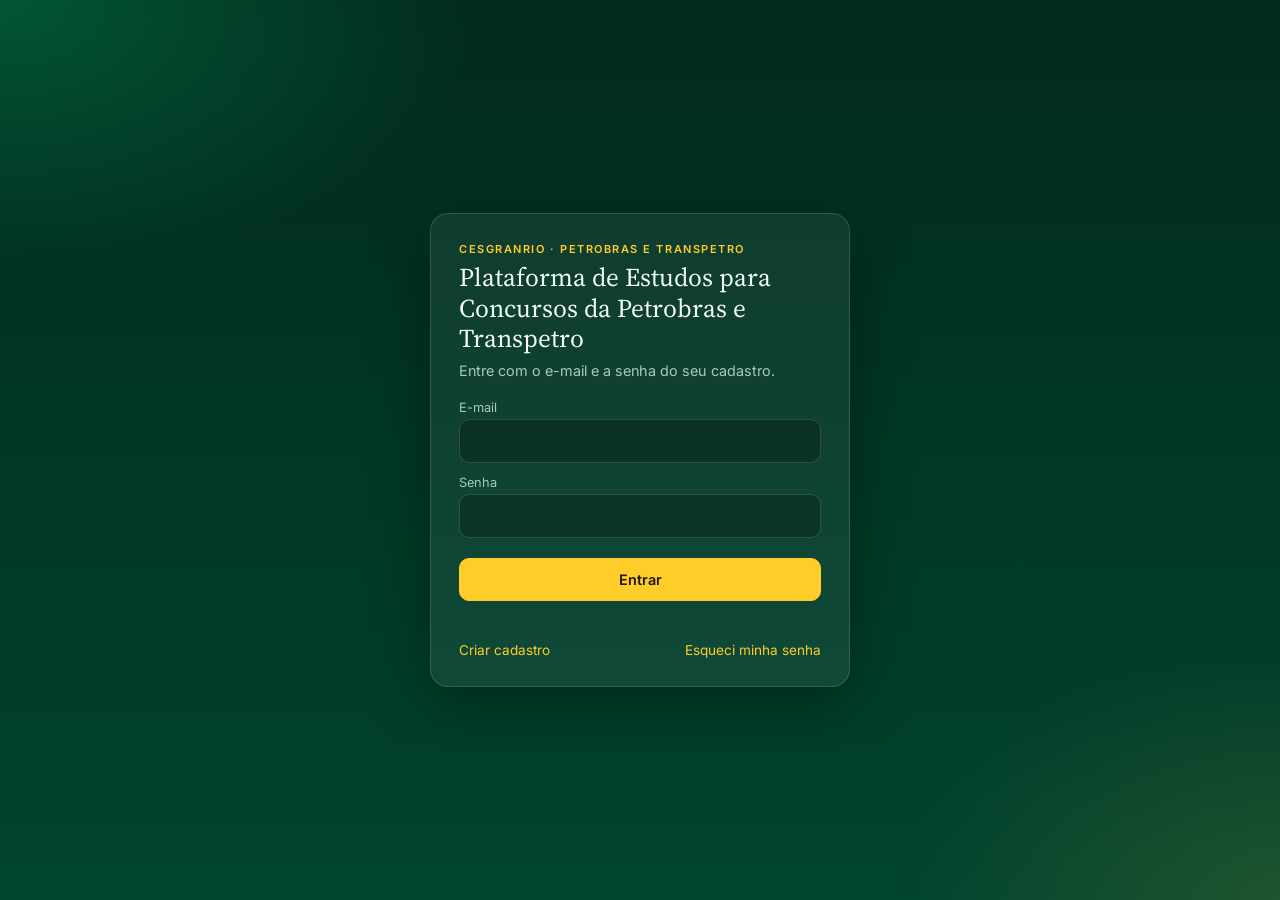
<file: index.html>
<!doctype html>
<html lang="pt-BR">
<head>
<meta charset="utf-8">
<meta name="viewport" content="width=device-width, initial-scale=1">
<meta name="robots" content="noindex">
<title>Plataforma de Estudos para Concursos da Petrobras e Transpetro</title>
<meta name="theme-color" content="#022A1E">
<link rel="icon" href="data:image/svg+xml,%3Csvg xmlns='http://www.w3.org/2000/svg' viewBox='0 0 64 64'%3E%3Crect width='64' height='64' rx='14' fill='%2300693E'/%3E%3Cpath d='M18 44V20h16a9 9 0 0 1 0 18h-9v6z' fill='%23FFCC29'/%3E%3C/svg%3E">
<link rel="preconnect" href="https://fonts.googleapis.com">
<link rel="preconnect" href="https://fonts.gstatic.com" crossorigin>
<link href="https://fonts.googleapis.com/css2?family=Inter:wght@400;500;600;700&family=Source+Serif+4:opsz,wght@8..60,400;8..60,600&display=swap" rel="stylesheet">
<style>
:root {
  --font-anthropic-sans: "Inter", system-ui, -apple-system, "Segoe UI", Roboto, sans-serif;
  --font-anthropic-serif: "Source Serif 4", Georgia, "Times New Roman", serif;
  --cds-font-size-caption: 0.8125rem; --cds-font-size-body: 0.9375rem; --cds-font-size-heading: 1.125rem; --cds-font-size-title: 1.75rem;
  --cds-font-weight-medium: 600;
  --cds-gap-xs: 4px; --cds-gap-sm: 8px; --cds-gap-md: 16px; --cds-gap-lg: 24px;
  --cds-pad-xs: 6px; --cds-pad-sm: 8px; --cds-pad-md: 14px; --cds-pad-lg: 20px;
  --cds-radius: 10px; --cds-shadow-popover: 0 8px 24px rgba(0,0,0,.35);
  --cds-dur-slow: 400ms; --cds-ease-out: cubic-bezier(.2,.8,.2,1);
  --verde: #00693E; --verde2: #00A859; --amarelo: #FFCC29; --fundo: #021F17; --tinta: #F2FBF6; --tinta2: #A7CBB9; --linha: rgba(255,255,255,.14);
  color-scheme: dark;
}
* { box-sizing: border-box; }
html, body { margin: 0; background: var(--fundo); color: var(--tinta); font-family: var(--font-anthropic-sans); }
body { min-height: 100vh; }
[hidden] { display: none !important; }
#dash-root { --dash-gutter: clamp(12px, 3vw, 40px); padding: var(--dash-gutter); }
.dash-skeleton { color: transparent !important; background: linear-gradient(90deg, rgba(255,255,255,.06), rgba(255,255,255,.14), rgba(255,255,255,.06)); background-size: 200% 100%; animation: sk 1.4s ease-in-out infinite; border-radius: 8px; }
@keyframes sk { 0% { background-position: 200% 0; } 100% { background-position: -200% 0; } }

/* ----- acesso ----- */
.ac-wrap { min-height: 100vh; display: grid; place-items: center; padding: 24px 16px;
  background: radial-gradient(50rem 28rem at 0% 0%, rgba(0,168,89,.35), transparent 60%), radial-gradient(40rem 26rem at 100% 100%, rgba(255,204,41,.12), transparent 60%), linear-gradient(180deg, #022A1E, #00442F); }
.ac-card { width: 100%; max-width: 420px; background: rgba(255,255,255,.06); border: 1px solid var(--linha); border-radius: 18px; padding: 28px; box-shadow: 0 20px 60px rgba(0,0,0,.35); }
.ac-marca { font-size: 11px; letter-spacing: .14em; font-weight: 600; color: var(--amarelo); margin-bottom: 6px; }
.ac-card h1 { font-family: var(--font-anthropic-serif); font-weight: 400; font-size: 1.6rem; line-height: 1.2; margin: 0 0 6px; }
.ac-card p { color: var(--tinta2); font-size: .9rem; line-height: 1.5; margin: 0 0 18px; }
.ac-card label { display: block; font-size: .8rem; color: var(--tinta2); margin: 12px 0 4px; }
.ac-card input { width: 100%; font: inherit; font-size: 1rem; padding: 11px 12px; border-radius: 10px; border: 1px solid var(--linha); background: rgba(0,0,0,.25); color: var(--tinta); }
.ac-card input:focus { outline: 2px solid var(--amarelo); outline-offset: 1px; }
.ac-btn { font: inherit; font-size: .9rem; font-weight: 600; border-radius: 10px; padding: 10px 16px; cursor: pointer; border: 1px solid var(--linha); background: rgba(255,255,255,.06); color: var(--tinta); }
.ac-btn.pri { width: 100%; margin-top: 20px; background: var(--amarelo); color: #1d1a05; border-color: var(--amarelo); padding: 12px 16px; }
.ac-btn.ok { background: #00A859; border-color: #00A859; color: #fff; }
.ac-btn.bad { background: transparent; border-color: #FB7185; color: #FB7185; }
.ac-btn.ghost { background: transparent; }
.ac-btn:disabled { opacity: .5; cursor: default; }
.ac-links { display: flex; justify-content: space-between; gap: 12px; flex-wrap: wrap; margin-top: 16px; font-size: .85rem; }
.ac-links a { color: var(--amarelo); text-decoration: none; }
.ac-links a:hover { text-decoration: underline; }
.ac-msg { font-size: .85rem; line-height: 1.45; margin-top: 12px; min-height: 1em; }
.ac-msg.ok { color: #86EFAC; } .ac-msg.bad { color: #FDA4AF; }
.ac-nota { color: var(--tinta2); font-size: .85rem; }
.ac-card code { background: rgba(0,0,0,.3); padding: 2px 6px; border-radius: 6px; font-size: .85rem; }

/* ----- barra superior ----- */
.topo { position: sticky; top: 0; z-index: 20; display: flex; align-items: center; gap: 12px; flex-wrap: wrap; padding: 10px clamp(12px, 3vw, 40px); background: rgba(2,31,23,.92); backdrop-filter: blur(8px); border-bottom: 1px solid var(--linha); font-size: .85rem; }
.topo .ola { color: var(--tinta2); margin-right: auto; overflow: hidden; text-overflow: ellipsis; white-space: nowrap; max-width: 60vw; }
.topo .ola b { color: var(--tinta); font-weight: 600; }
.topo .ac-btn { padding: 7px 12px; font-size: .8rem; }
.aviso { margin: 0 auto 16px; max-width: 1240px; padding: 12px 16px; border-radius: 12px; background: rgba(255,204,41,.12); border: 1px solid rgba(255,204,41,.4); color: #FFE58A; font-size: .9rem; }

/* ----- administração ----- */
.ad { max-width: 1100px; margin: 0 auto; padding: clamp(12px, 3vw, 32px); }
.ad h1 { font-family: var(--font-anthropic-serif); font-weight: 400; font-size: 1.7rem; margin: 6px 0 4px; }
.ad h2 { font-size: 1.05rem; margin: 0 0 6px; }
.ad-box { background: rgba(255,255,255,.05); border: 1px solid var(--linha); border-radius: 16px; padding: 20px; margin-top: 18px; }
.ad-ctrl { display: flex; gap: 10px; flex-wrap: wrap; margin: 12px 0; }
.ad-ctrl select, .ad-ctrl input, .ad-val input { font: inherit; font-size: .9rem; padding: 8px 10px; border-radius: 10px; border: 1px solid var(--linha); background: rgba(0,0,0,.25); color: var(--tinta); }
.ad-ctrl input { flex: 1; min-width: 12rem; }
.ad-row { display: grid; grid-template-columns: minmax(0, 1fr) auto auto auto; gap: 12px; align-items: center; padding: 12px 0; border-top: 1px solid var(--linha); }
.ad-nome { font-weight: 600; display: flex; gap: 8px; align-items: center; flex-wrap: wrap; }
.ad-email { color: var(--tinta2); font-size: .85rem; overflow-wrap: anywhere; }
.ad-meta { color: var(--tinta2); font-size: .75rem; margin-top: 2px; }
.ad-tag { font-size: .72rem; font-weight: 600; padding: 3px 9px; border-radius: 999px; border: 1px solid currentColor; white-space: nowrap; }
.ad-tag.pendente { color: #FBBF24; } .ad-tag.aprovado { color: #34D399; } .ad-tag.bloqueado { color: #FB7185; } .ad-tag.adm { color: var(--amarelo); }
.ad-val { font-size: .78rem; color: var(--tinta2); display: flex; flex-direction: column; gap: 3px; }
.ad-acts { display: flex; gap: 6px; flex-wrap: wrap; justify-content: flex-end; }
.ad-acts .ac-btn { padding: 7px 11px; font-size: .8rem; }
.ad-arq { display: flex; justify-content: space-between; gap: 12px; flex-wrap: wrap; padding: 8px 0; border-top: 1px solid var(--linha); font-size: .88rem; }
.ad-arq span { color: var(--tinta2); } .ad-arq.falta span { color: #FBBF24; }
.topo-cargo { font-size: .8rem; color: var(--amarelo); margin-left: 6px; }
.cg-emp { font-size: 1rem; margin: 22px 0 10px; color: var(--tinta2); letter-spacing: .06em; text-transform: uppercase; }
.cg-grid { display: grid; grid-template-columns: repeat(auto-fill, minmax(min(100%, 15rem), 1fr)); gap: 12px; }
.cg-card { font: inherit; text-align: left; cursor: pointer; display: flex; flex-direction: column; gap: 6px; padding: 18px; border-radius: 16px; border: 1px solid var(--linha); background: rgba(255,255,255,.05); color: var(--tinta); transition: transform .15s, background .15s, border-color .15s; }
.cg-card:hover { transform: translateY(-2px); background: rgba(255,255,255,.09); border-color: var(--amarelo); }
.cg-card b { font-size: 1.05rem; } .cg-card span { font-size: .85rem; color: var(--tinta2); }
.ad-up { display: flex; gap: 10px; flex-wrap: wrap; align-items: center; margin-top: 12px; }
.ad-up input[type=file] { font: inherit; font-size: .85rem; color: var(--tinta2); max-width: 100%; }
.pe-area { margin-bottom: var(--cds-gap-lg); }
.pe-area-ctrl { grid-template-columns: minmax(0, 2fr) minmax(0, 1fr) auto; }
@media (max-width: 760px) { .pe-area-ctrl { grid-template-columns: 1fr; } }
#btn-app { margin-bottom: 14px; }
.cg-ctrl { align-items: flex-end; }
.cg-lbl { display: flex; flex-direction: column; gap: 4px; font-size: .8rem; color: var(--tinta2); flex: 1; min-width: 12rem; }
.cg-lbl select { width: 100%; }
@media (max-width: 760px) {
  .ad-row { grid-template-columns: 1fr auto; }
  .ad-val, .ad-acts { grid-column: 1 / -1; }
  .ad-acts { justify-content: flex-start; }
}
</style>
<script src="config.js"></script>
<script src="vendor/supabase.js"></script>
<script src="vendor/d3.min.js"></script>
<script src="shim.js?v=ls4"></script>
</head>
<body>

<!-- configuração ausente -->
<section class="ac-wrap" data-view="semconfig" hidden>
  <div class="ac-card">
    <div class="ac-marca">CONFIGURAÇÃO PENDENTE</div>
    <h1>Falta ligar a plataforma ao Supabase</h1>
    <p>Abra o arquivo <code>config.js</code> e cole o endereço (Project URL) e a chave pública (anon key) do seu projeto Supabase. Depois publique a pasta de novo.</p>
  </div>
</section>

<!-- login -->
<section class="ac-wrap" data-view="login" hidden>
  <form class="ac-card" id="form-login">
    <div class="ac-marca">CESGRANRIO · PETROBRAS E TRANSPETRO</div>
    <h1>Plataforma de Estudos para Concursos da Petrobras e Transpetro</h1>
    <p>Entre com o e-mail e a senha do seu cadastro.</p>
    <label for="login-email">E-mail</label>
    <input id="login-email" type="email" autocomplete="email" required>
    <label for="login-senha">Senha</label>
    <input id="login-senha" type="password" autocomplete="current-password" required>
    <button class="ac-btn pri" type="submit">Entrar</button>
    <div class="ac-msg" id="login-msg" role="status"></div>
    <div class="ac-links"><a href="#" data-ir="cadastro">Criar cadastro</a><a href="#" data-ir="recuperar">Esqueci minha senha</a></div>
  </form>
</section>

<!-- cadastro -->
<section class="ac-wrap" data-view="cadastro" hidden>
  <form class="ac-card" id="form-cad">
    <div class="ac-marca">NOVO CADASTRO</div>
    <h1>Criar cadastro</h1>
    <p>Depois do cadastro, o acesso é liberado pelo administrador da plataforma.</p>
    <label for="cad-nome">Nome completo</label>
    <input id="cad-nome" type="text" autocomplete="name" required>
    <label for="cad-email">E-mail</label>
    <input id="cad-email" type="email" autocomplete="email" required>
    <label for="cad-senha">Senha (mínimo de 8 caracteres)</label>
    <input id="cad-senha" type="password" autocomplete="new-password" minlength="8" required>
    <label for="cad-senha2">Repita a senha</label>
    <input id="cad-senha2" type="password" autocomplete="new-password" minlength="8" required>
    <button class="ac-btn pri" type="submit">Criar cadastro</button>
    <div class="ac-msg" id="cad-msg" role="status"></div>
    <div class="ac-links"><a href="#" data-ir="login">Já tenho cadastro</a></div>
  </form>
</section>

<!-- recuperar senha -->
<section class="ac-wrap" data-view="recuperar" hidden>
  <form class="ac-card" id="form-rec">
    <div class="ac-marca">RECUPERAR SENHA</div>
    <h1>Esqueci minha senha</h1>
    <p>Informe o e-mail do cadastro. Enviaremos um link para você criar uma nova senha.</p>
    <label for="rec-email">E-mail</label>
    <input id="rec-email" type="email" autocomplete="email" required>
    <button class="ac-btn pri" type="submit">Enviar link</button>
    <div class="ac-msg" id="rec-msg" role="status"></div>
    <div class="ac-links"><a href="#" data-ir="login">Voltar ao login</a></div>
  </form>
</section>

<!-- nova senha (link do e-mail) -->
<section class="ac-wrap" data-view="nova" hidden>
  <form class="ac-card" id="form-nova">
    <div class="ac-marca">NOVA SENHA</div>
    <h1>Crie uma nova senha</h1>
    <label for="nova-senha">Nova senha (mínimo de 8 caracteres)</label>
    <input id="nova-senha" type="password" autocomplete="new-password" minlength="8" required>
    <label for="nova-senha2">Repita a nova senha</label>
    <input id="nova-senha2" type="password" autocomplete="new-password" minlength="8" required>
    <button class="ac-btn pri" type="submit">Salvar e entrar</button>
    <div class="ac-msg" id="nova-msg" role="status"></div>
  </form>
</section>

<!-- aguardando aprovação / bloqueado -->
<section class="ac-wrap" data-view="espera" hidden>
  <div class="ac-card">
    <div class="ac-marca">ACESSO</div>
    <h1 id="espera-titulo">Cadastro recebido</h1>
    <p id="espera-texto"></p>
    <button class="ac-btn pri" type="button" data-sair>Sair</button>
  </div>
</section>

<!-- barra superior -->
<nav class="topo" id="topo" hidden>
  <span class="ola">Olá, <b id="topo-nome"></b> <span class="topo-cargo" id="topo-cargo"></span></span>
  <button class="ac-btn ghost" type="button" data-sair>Sair</button>
</nav>

<!-- escolha do cargo -->
<section data-view="cargos" hidden>
  <div class="ad">
    <div class="ac-marca">PETROBRAS E TRANSPETRO</div>
    <h1>Escolha o cargo</h1>
    <p class="ac-nota">Cada cargo tem as suas disciplinas, questões, diagnóstico, cronograma e progresso. Você pode mudar de área quando quiser pelo quadro “Área de estudo” no início da plataforma, sem perder o que já estudou.</p>
    <div class="ad-box">
      <h2>Selecionar área</h2>
      <div class="ad-ctrl cg-ctrl">
        <label class="cg-lbl">Área<select id="cg-cargo"></select></label>
        <button class="ac-btn pri" id="cg-entrar" type="button">Entrar</button>
      </div>
    </div>
  </div>
</section>

<!-- administração -->
<section data-view="admin" hidden>
  <div class="ad">
    <button class="ac-btn" id="btn-app" type="button">← Voltar à plataforma</button>
    <div class="ac-marca">ADMINISTRAÇÃO</div>
    <h1>Alunos e conteúdo</h1>
    <p class="ac-nota">Aprove ou bloqueie cadastros e, se quiser, defina até quando cada aluno terá acesso (em branco = sem prazo).</p>
    <div class="ad-box">
      <h2>Cadastros</h2>
      <p class="ac-nota" id="ad-resumo"></p>
      <div class="ad-ctrl">
        <select id="ad-filtro" aria-label="Filtrar por situação">
          <option value="pendente">Pendentes</option>
          <option value="aprovado">Aprovados</option>
          <option value="bloqueado">Bloqueados</option>
          <option value="todos">Todos</option>
        </select>
        <input id="ad-busca" type="search" placeholder="Buscar por nome ou e-mail" aria-label="Buscar">
      </div>
      <div id="ad-lista"></div>
    </div>
    <div class="ad-box">
      <h2>Conteúdo por cargo</h2>
      <p class="ac-nota">Escolha o cargo e envie os arquivos da pasta “conteudo” dele (pode selecionar todos de uma vez). Para atualizar, envie o arquivo novo com o mesmo nome. Discursivas e pesos da prova são opcionais: sem eles, a aba Discursivas não aparece e o cronograma usa só o diagnóstico.</p>
      <div class="ad-ctrl"><select id="ad-cargo" aria-label="Cargo"></select></div>
      <div id="ad-arquivos"></div>
      <div class="ad-up">
        <input id="ad-files" type="file" accept=".json,application/json" multiple>
        <button class="ac-btn ok" id="ad-enviar" type="button">Enviar arquivos</button>
      </div>
      <div class="ac-msg" id="ad-up-msg" role="status"></div>
    </div>
    <div class="ad-box">
      <h2>Novo cargo</h2>
      <p class="ac-nota">Crie o cargo, depois escolha-o acima e envie os arquivos dele. Ele aparece para os alunos assim que tiver conteúdo.</p>
      <div class="ad-ctrl">
        <input id="ad-novo-nome" type="text" placeholder="Nome do cargo, ex.: Engenharia de Petróleo" aria-label="Nome do cargo">
        <select id="ad-novo-emp" aria-label="Empresa"><option>Petrobras</option><option>Transpetro</option></select>
        <button class="ac-btn ok" id="ad-novo" type="button">Criar cargo</button>
      </div>
      <div class="ac-msg" id="ad-novo-msg" role="status"></div>
    </div>
  </div>
</section>

<!-- plataforma -->
<section data-view="app" hidden>
<div id="dash-root">
<div class="aviso" id="aviso-conteudo" hidden></div>
<style>
#dash-root { --dash-gutter: clamp(12px, 3vw, 40px); }
.pe { font-family: var(--font-anthropic-sans); color: var(--color-fg); max-width: 1180px; margin-inline: auto; }
.pe * { box-sizing: border-box; }
.pe-head { display: flex; flex-direction: column; gap: var(--cds-gap-xs); margin-bottom: var(--cds-gap-lg); }
.pe-title { font-family: var(--font-anthropic-serif); font-weight: 400; font-size: var(--cds-font-size-title); margin: 0; line-height: 1.2; }
.pe-take { color: var(--color-fg-muted); font-size: var(--cds-font-size-body); margin: 0; }
.pe-tabs { display: flex; gap: var(--cds-gap-xs); flex-wrap: wrap; border-bottom: 1px solid var(--color-border-line); margin-bottom: var(--cds-gap-lg); }
.pe-tab { font: inherit; font-size: var(--cds-font-size-body); background: none; border: 0; border-bottom: 2px solid transparent; color: var(--color-fg-muted); padding: var(--cds-pad-sm) var(--cds-pad-md); cursor: pointer; margin-bottom: -1px; }
.pe-tab[aria-selected="true"] { color: var(--color-fg); border-bottom-color: var(--color-fg); font-weight: var(--cds-font-weight-medium); }
.pe-page[hidden] { display: none; }
.pe-kpis { display: grid; grid-template-columns: repeat(auto-fit, minmax(min(100%, 12rem), 1fr)); gap: var(--cds-gap-md); margin-bottom: var(--cds-gap-lg); }
.pe-card { background: var(--color-panel); border: 1px solid var(--color-border-line); border-radius: var(--cds-radius); padding: var(--cds-pad-lg); }
.pe-kpi-label { font-size: var(--cds-font-size-caption); color: var(--color-fg-muted); }
.pe-kpi-value { font-family: var(--font-anthropic-serif); font-weight: 400; font-size: var(--cds-font-size-title); line-height: 1.2; margin-top: var(--cds-gap-xs); font-variant-numeric: tabular-nums; }
.pe-kpi-note { font-size: var(--cds-font-size-caption); color: var(--color-fg-muted); margin-top: var(--cds-gap-xs); }
.pe-h2 { font-size: var(--cds-font-size-heading); font-weight: var(--cds-font-weight-medium); margin: 0 0 var(--cds-gap-xs); }
.pe-note { font-size: var(--cds-font-size-caption); color: var(--color-fg-muted); margin: 0 0 var(--cds-gap-md); }
.pe-grid { display: grid; grid-template-columns: repeat(auto-fit, minmax(min(100%, 20rem), 1fr)); gap: var(--cds-gap-md); }
.pe-disc { display: flex; flex-direction: column; gap: var(--cds-gap-sm); }
.pe-disc-top { display: flex; justify-content: space-between; align-items: baseline; gap: var(--cds-gap-sm); }
.pe-disc-name { font-weight: var(--cds-font-weight-medium); }
.pe-badge { font-size: var(--cds-font-size-caption); padding: 2px 8px; border-radius: 999px; border: 1px solid var(--color-border-line); color: var(--color-fg-muted); white-space: nowrap; }
.pe-badge.lv-4, .pe-badge.lv-3 { color: var(--color-ok); border-color: currentColor; }
.pe-badge.lv-2 { color: var(--color-warn); border-color: currentColor; }
.pe-badge.lv-1, .pe-badge.lv-0 { color: var(--color-bad); border-color: currentColor; }
.pe-meter-row { display: grid; grid-template-columns: 7.5rem 1fr 3.5rem; align-items: center; gap: var(--cds-gap-sm); font-size: var(--cds-font-size-caption); }
.pe-meter-row span:first-child { color: var(--color-fg-muted); }
.pe-meter-row span:last-child { text-align: right; font-variant-numeric: tabular-nums; }
.pe-bar { height: 8px; border-radius: 999px; background: var(--cds-chart-grid); overflow: hidden; }
.pe-bar > i { display: block; height: 100%; border-radius: 999px; width: 0; transition: width var(--cds-dur-slow) var(--cds-ease-out); }
.pe-disc-foot { display: flex; justify-content: space-between; align-items: center; font-size: var(--cds-font-size-caption); color: var(--color-fg-muted); gap: var(--cds-gap-sm); }
.pe-btn { font: inherit; font-size: var(--cds-font-size-caption); border: 1px solid var(--color-border-line); background: var(--color-bg); color: var(--color-fg); border-radius: var(--cds-radius); padding: var(--cds-pad-xs) var(--cds-pad-md); cursor: pointer; }
.pe-btn:hover { border-color: var(--color-fg-muted); }
.pe-btn.primary { background: var(--color-fg); color: var(--color-bg); border-color: var(--color-fg); }
.pe-btn:disabled { opacity: .45; cursor: default; }
.pe-compass { display: grid; grid-template-columns: repeat(auto-fit, minmax(min(100%, 24rem), 1fr)); gap: var(--cds-gap-md); }
.pe-radar { position: relative; min-height: 360px; }
.pe-tip { position: absolute; pointer-events: none; background: var(--cds-surface-popover); border: 1px solid var(--cds-border); border-radius: var(--cds-radius); box-shadow: var(--cds-shadow-popover); padding: var(--cds-pad-xs) var(--cds-pad-sm); font-size: var(--cds-font-size-caption); display: none; z-index: 2; min-width: 11rem; }
.pe-tip b { display: block; color: var(--cds-text-secondary); font-weight: var(--cds-font-weight-medium); margin-bottom: 2px; }
.pe-legend { display: flex; gap: var(--cds-gap-md); flex-wrap: wrap; font-size: var(--cds-font-size-caption); color: var(--color-fg-muted); margin-top: var(--cds-gap-sm); }
.pe-legend i { display: inline-block; width: 14px; height: 3px; border-radius: 2px; vertical-align: middle; margin-right: 6px; }
.pe-list { list-style: none; margin: 0; padding: 0; display: flex; flex-direction: column; gap: var(--cds-gap-sm); }
.pe-list li { display: flex; justify-content: space-between; gap: var(--cds-gap-sm); font-size: var(--cds-font-size-body); border-bottom: 1px solid var(--color-border-line); padding-bottom: var(--cds-gap-xs); }
.pe-list li span:last-child { font-variant-numeric: tabular-nums; color: var(--color-fg-muted); white-space: nowrap; }
.pe-dir { font-family: var(--font-anthropic-serif); font-size: var(--cds-font-size-heading); margin: var(--cds-gap-xs) 0 var(--cds-gap-sm); }
.pe-controls { display: grid; grid-template-columns: repeat(auto-fit, minmax(min(100%, 11rem), 1fr)); gap: var(--cds-gap-md); align-items: end; }
.pe-field { display: flex; flex-direction: column; gap: 4px; font-size: var(--cds-font-size-caption); color: var(--color-fg-muted); }
.pe-field select { font: inherit; font-size: var(--cds-font-size-body); color: var(--color-fg); background: var(--color-bg); border: 1px solid var(--color-border-line); border-radius: var(--cds-radius); padding: var(--cds-pad-xs) var(--cds-pad-sm); }
.pe-q { margin-top: var(--cds-gap-lg); }
.pe-q-meta { display: flex; justify-content: space-between; flex-wrap: wrap; gap: var(--cds-gap-sm); font-size: var(--cds-font-size-caption); color: var(--color-fg-muted); margin-bottom: var(--cds-gap-md); }
.pe-q-stem { font-size: var(--cds-font-size-body); line-height: 1.6; margin: 0 0 var(--cds-gap-md); white-space: pre-line; }
.pe-alts { display: flex; flex-direction: column; gap: var(--cds-gap-sm); }
.pe-alt { font: inherit; font-size: var(--cds-font-size-body); text-align: left; display: grid; grid-template-columns: 2rem 1fr; gap: var(--cds-gap-sm); align-items: start; background: var(--color-bg); color: var(--color-fg); border: 1px solid var(--color-border-line); border-radius: var(--cds-radius); padding: var(--cds-pad-sm) var(--cds-pad-md); cursor: pointer; line-height: 1.5; }
.pe-alt:hover:not(:disabled) { border-color: var(--color-fg-muted); }
.pe-alt .l { font-weight: var(--cds-font-weight-medium); width: 1.6rem; height: 1.6rem; border-radius: 999px; border: 1px solid var(--color-border-line); display: inline-flex; align-items: center; justify-content: center; font-size: var(--cds-font-size-caption); }
.pe-alt.sel { border-color: var(--color-fg); }
.pe-alt.sel .l { background: var(--color-fg); color: var(--color-bg); border-color: var(--color-fg); }
.pe-alt.ok { border-color: var(--color-ok); background: color-mix(in srgb, var(--color-ok) 10%, transparent); }
.pe-alt.ok .l { background: var(--color-ok); border-color: var(--color-ok); color: var(--color-bg); }
.pe-alt.bad { border-color: var(--color-bad); background: color-mix(in srgb, var(--color-bad) 10%, transparent); }
.pe-alt.bad .l { background: var(--color-bad); border-color: var(--color-bad); color: var(--color-bg); }
.pe-alt:disabled { cursor: default; }
.pe-actions { display: flex; gap: var(--cds-gap-sm); flex-wrap: wrap; margin-top: var(--cds-gap-md); align-items: center; }
.pe-fb { margin-top: var(--cds-gap-md); border-left: 3px solid var(--color-border-line); padding: var(--cds-pad-sm) var(--cds-pad-md); font-size: var(--cds-font-size-body); line-height: 1.55; }
.pe-fb.ok { border-left-color: var(--color-ok); }
.pe-fb.bad { border-left-color: var(--color-bad); }
.pe-fb strong { display: block; margin-bottom: 4px; }
.pe-fb.ok strong { color: var(--color-ok); }
.pe-fb.bad strong { color: var(--color-bad); }
.pe-dots { display: flex; flex-wrap: wrap; gap: 4px; margin-top: var(--cds-gap-sm); }
.pe-dots i { width: 10px; height: 10px; border-radius: 3px; background: var(--cds-chart-grid); }
.pe-dots i.ok { background: var(--color-ok); }
.pe-dots i.bad { background: var(--color-bad); }
.pe-dots i.cur { outline: 2px solid var(--color-fg); outline-offset: 1px; }
.pe-ds-list { display: grid; grid-template-columns: repeat(auto-fit, minmax(min(100%, 17rem), 1fr)); gap: var(--cds-gap-md); }
.pe-ds-item { border: 1px solid rgba(255,255,255,.14); border-left: 4px solid var(--dc); border-radius: 14px; padding: 12px 14px; display: flex; flex-direction: column; gap: 6px; background: rgba(255,255,255,.03); }
.pe-ds-item .d { font-size: var(--cds-font-size-caption); color: var(--color-fg-muted); }
.pe-ds-item .t { font-weight: 600; line-height: 1.35; }
.pe-ds-item .s { font-size: var(--cds-font-size-caption); }
.pe-ds-item .s.ok { color: var(--color-ok, #2FD18B); }
.pe-ds-case p { line-height: 1.65; margin: 0 0 10px; }
.pe-ds-cmd { font-weight: 600; margin: 14px 0 6px; line-height: 1.5; }
.pe-ds-top { margin: 0 0 14px 1.2rem; padding: 0; line-height: 1.6; }
.pe-ds-txt { width: 100%; min-height: 26rem; font: inherit; font-size: var(--cds-font-size-body); line-height: 1.7; background: #04261C; color: #fff; border: 1px solid rgba(255,255,255,.2); border-radius: 12px; padding: 12px 14px; resize: vertical; box-sizing: border-box; }
.pe-ds-count { display: flex; flex-wrap: wrap; gap: 14px; font-size: var(--cds-font-size-caption); color: var(--color-fg-muted); margin: 6px 0 10px; }
.pe-ds-count .bad { color: #FF7A7A; font-weight: 600; } .pe-ds-count .ok { color: #2FD18B; font-weight: 600; }
.pe-ds-esp { border: 1px solid rgba(255,255,255,.14); border-radius: 12px; padding: 12px 14px; margin-bottom: 10px; }
.pe-ds-esp h4 { margin: 0 0 6px; font-size: var(--cds-font-size-body); }
.pe-ds-esp p { margin: 0 0 8px; line-height: 1.6; }
.pe-ds-sc { display: flex; flex-wrap: wrap; gap: 6px; }
.pe-ds-sc button[aria-pressed="true"] { background: var(--accent, #FFCC29); color: #0B3B2A; border-color: transparent; font-weight: 600; }
.pe-ds-modelo p { line-height: 1.65; margin: 0 0 10px; }
.pe-ds-hist { font-size: var(--cds-font-size-caption); color: var(--color-fg-muted); }
.pe-empty { color: var(--color-fg-muted); font-size: var(--cds-font-size-body); padding: var(--cds-pad-lg) 0; }
.pe-rev { display: flex; flex-direction: column; gap: var(--cds-gap-md); max-height: 70vh; overflow: auto; }
.pe-rev-item { border-bottom: 1px solid var(--color-border-line); padding-bottom: var(--cds-gap-md); font-size: var(--cds-font-size-body); line-height: 1.55; }
.pe-rev-item .m { font-size: var(--cds-font-size-caption); color: var(--color-fg-muted); margin-bottom: 4px; }
.pe-rev-item .yours { color: var(--color-bad); }
.pe-rev-item .right { color: var(--color-ok); }
.pe-rev-item .c { color: var(--color-fg-muted); margin-top: 4px; }
.pe-code { width: 100%; min-height: 8rem; font-family: ui-monospace, monospace; font-size: var(--cds-font-size-caption); background: var(--color-bg); color: var(--color-fg); border: 1px solid var(--color-border-line); border-radius: var(--cds-radius); padding: var(--cds-pad-sm); resize: vertical; word-break: break-all; }
.pe-msg { font-size: var(--cds-font-size-caption); color: var(--color-fg-muted); min-height: 1.2em; }
.pe-warn { font-size: var(--cds-font-size-caption); color: var(--color-warn); margin: 0 0 var(--cds-gap-md); }
.pe-bank { font-variant-numeric: tabular-nums; }
.pe-fail { display: flex; align-items: center; justify-content: center; gap: 8px; color: var(--color-fg-muted); font-size: var(--cds-font-size-caption); min-height: 8rem; }
.pe-fail::before { content: ""; width: .375rem; height: .375rem; border-radius: 999px; background: var(--color-bad); }
[data-dash-source-state=refreshing] { opacity: .5; transition: opacity var(--cds-dur-slow); }
[data-dash-source-state=empty] { color: transparent; }

/* ===== tema vivo ===== */
.pe {
  --color-fg: #F2FBF6; --color-fg-muted: #A7CBB9; --color-bg: #04291F; --color-panel: rgba(255,255,255,.055);
  --color-border-line: rgba(255,255,255,.13); --color-ok: #34D399; --color-warn: #FBBF24; --color-bad: #FB7185;
  --cds-chart-grid: rgba(255,255,255,.12); --cds-chart-axis: rgba(255,255,255,.28); --cds-chart-reference: #FBBF24; --cds-chart-muted: rgba(255,255,255,.25);
  --cds-surface-popover: #063B2C; --cds-border: rgba(255,255,255,.2); --cds-text-secondary: #FFE58A;
  --grad: linear-gradient(120deg, #00693E 0%, #00A859 55%, #3CC46B 100%);
  background:
    radial-gradient(60rem 30rem at 0% 0%, rgba(0,168,89,.38), transparent 60%),
    radial-gradient(50rem 30rem at 100% 10%, rgba(255,204,41,.12), transparent 60%),
    radial-gradient(50rem 40rem at 50% 100%, rgba(0,133,66,.25), transparent 60%),
    linear-gradient(180deg, #022A1E, #00442F);
  color: var(--color-fg);
  border-radius: 20px; padding: clamp(14px, 3vw, 32px); max-width: 1240px;
  box-shadow: 0 20px 60px rgba(0,40,25,.35);
}
.pe-head { background: var(--grad); border-radius: 16px; padding: clamp(16px, 3vw, 28px); position: relative; overflow: hidden; box-shadow: 0 10px 30px rgba(255,204,41,.28); }
.pe-head::after { content: ""; position: absolute; right: -40px; top: -40px; width: 200px; height: 200px; border-radius: 50%; border: 18px solid rgba(255,255,255,.12); }
.pe-head::before { content: attr(data-kicker); font-size: 11px; letter-spacing: .14em; font-weight: 600; color: rgba(255,255,255,.85); }
.pe-title { color: #fff; font-size: clamp(1.6rem, 3.4vw, 2.4rem); }
.pe-take { color: rgba(255,255,255,.92); }
.pe-tabs { border-bottom: 0; gap: 8px; }
.pe-tab { border: 1px solid rgba(255,255,255,.14); border-radius: 999px; padding: 8px 18px; background: rgba(255,255,255,.05); color: var(--color-fg-muted); margin-bottom: 0; transition: transform .15s, background .15s; }
.pe-tab:hover { color: #fff; transform: translateY(-1px); background: rgba(255,255,255,.1); }
.pe-tab[aria-selected="true"] { background: var(--grad); color: #fff; border-color: transparent; box-shadow: 0 6px 18px rgba(255,204,41,.28); }
.pe-card { border-radius: 16px; backdrop-filter: blur(4px); }
.pe-kpis .pe-card { border: 0; color: #fff; position: relative; overflow: hidden; }
.pe-kpis .pe-card::after { content: ""; position: absolute; right: -26px; bottom: -26px; width: 110px; height: 110px; border-radius: 50%; background: rgba(255,255,255,.14); }
#kpi-resp, #dkpi-resp { background: linear-gradient(135deg, #00693E, #00A859); box-shadow: 0 10px 26px rgba(0,133,66,.45); }
#kpi-acerto, #dkpi-acerto { background: linear-gradient(135deg, #00594A, #0EA5A0); box-shadow: 0 10px 26px rgba(14,165,160,.35); }
#kpi-prof, #dkpi-prof { background: linear-gradient(135deg, #FFCC29, #F5A400); box-shadow: 0 10px 26px rgba(255,204,41,.35); }
#kpi-prof .pe-kpi-label, #kpi-prof .pe-kpi-note, #kpi-prof .pe-kpi-value, #dkpi-prof .pe-kpi-label, #dkpi-prof .pe-kpi-note, #dkpi-prof .pe-kpi-value { color: #0B3B2A; }
#kpi-dom, #dkpi-dom { background: linear-gradient(135deg, #0B4F3A, #2F855A); box-shadow: 0 10px 26px rgba(47,133,90,.35); }
.pe-kpis .pe-kpi-label, .pe-kpis .pe-kpi-note { color: rgba(255,255,255,.88); }
.pe-kpis .pe-kpi-value { font-size: clamp(2rem, 4vw, 2.6rem); }
.pe-h2 { color: #fff; }
.pe-disc { border-top: 4px solid var(--dc, #FFCC29); background: linear-gradient(180deg, color-mix(in srgb, var(--dc, #FFCC29) 16%, transparent), rgba(255,255,255,.04) 70%); transition: transform .15s, box-shadow .15s; }
.pe-disc:hover { transform: translateY(-3px); box-shadow: 0 12px 28px color-mix(in srgb, var(--dc, #FFCC29) 35%, transparent); }
.pe-disc-name { color: #fff; display: flex; align-items: center; gap: 8px; }
.pe-disc-name::before { content: ""; width: 10px; height: 10px; border-radius: 3px; background: var(--dc, #FFCC29); box-shadow: 0 0 10px var(--dc, #FFCC29); flex: none; }
.pe-bar { height: 10px; background: rgba(255,255,255,.1); }
.pe-bar > i { box-shadow: 0 0 10px currentColor; }
.pe-badge { background: rgba(255,255,255,.06); }
.pe-btn { background: rgba(255,255,255,.08); color: #fff; border-color: rgba(255,255,255,.18); border-radius: 999px; padding: 6px 16px; transition: transform .15s, background .15s; }
.pe-btn:hover { background: rgba(255,255,255,.16); transform: translateY(-1px); border-color: rgba(255,255,255,.3); }
.pe-btn.primary { background: var(--grad); border-color: transparent; color: #fff; font-weight: 600; box-shadow: 0 6px 18px rgba(255,204,41,.28); }
.pe-disc .pe-btn { background: var(--dc, #FFCC29); color: #0B3B2A; border-color: transparent; font-weight: 600; }
.pe-field select { background: #0A3D2E; color: #fff; border-color: rgba(255,255,255,.2); border-radius: 10px; }
#rumo { background: linear-gradient(135deg, rgba(255,204,41,.20), rgba(0,168,89,.22)); border-color: rgba(255,204,41,.45); }
.pe-dir { color: #fff; font-size: clamp(1.4rem, 3vw, 1.9rem); }
#fortes { border-top: 4px solid #34D399; }
#fracos { border-top: 4px solid #FB7185; }
.pe-q { border-top: 4px solid var(--dc, #FFCC29); }
.pe-alt { background: rgba(255,255,255,.04); border-color: rgba(255,255,255,.14); color: #F2FBF6; border-radius: 12px; transition: transform .12s, border-color .12s, background .12s; }
.pe-alt:hover:not(:disabled) { transform: translateX(3px); border-color: #FFCC29; background: rgba(255,204,41,.10); }
.pe-alt .l { border-color: rgba(255,255,255,.3); }
.pe-alt.sel { border-color: #FFCC29; background: rgba(255,204,41,.16); }
.pe-alt.sel .l { background: var(--grad); border-color: transparent; color: #fff; }
.pe-alt.ok { background: rgba(52,211,153,.16); }
.pe-alt.bad { background: rgba(251,113,133,.16); }
.pe-alt.ok .l, .pe-alt.bad .l { color: #022A1E; }
.pe-fb { background: rgba(255,255,255,.05); border-radius: 0 12px 12px 0; }
.pe-dots i { width: 12px; height: 12px; border-radius: 4px; background: rgba(255,255,255,.14); }
.pe-dots i.ok { background: #34D399; box-shadow: 0 0 8px #34D399; }
.pe-dots i.bad { background: #FB7185; box-shadow: 0 0 8px #FB7185; }
.pe-dots i.cur { outline-color: #fff; }
#resultado { background: linear-gradient(135deg, rgba(0,133,66,.35), rgba(255,204,41,.16)); }
#resultado .pe-kpi-value { background: linear-gradient(90deg, #FDE68A, #7ED957); -webkit-background-clip: text; background-clip: text; color: transparent; }
.pe-code { background: #04261C; border-color: rgba(255,255,255,.2); }
.pe-warn { background: rgba(251,191,36,.12); border: 1px solid rgba(251,191,36,.35); border-radius: 12px; padding: 10px 14px; color: #FDE68A; }
.pe-rev-item { border-left: 4px solid var(--dc, #FB7185); padding-left: 12px; border-bottom-color: rgba(255,255,255,.08); }
.pe-tip { color: #fff; }
@media (prefers-reduced-motion: reduce) { .pe * { transition: none !important; } }
.pe-chips { display: flex; flex-wrap: wrap; gap: 8px; margin-bottom: var(--cds-gap-md); }
.pe-chip { font: inherit; font-size: var(--cds-font-size-caption); border-radius: 999px; padding: 6px 14px; cursor: pointer; border: 1px solid color-mix(in srgb, var(--dc) 55%, transparent); background: color-mix(in srgb, var(--dc) 12%, transparent); color: #fff; }
.pe-chip[aria-selected="true"] { background: var(--dc); color: #0B3B2A; font-weight: 600; box-shadow: 0 0 14px color-mix(in srgb, var(--dc) 60%, transparent); }
.pe-mt { display: grid; grid-template-columns: repeat(auto-fit, minmax(min(100%, 22rem), 1fr)); gap: var(--cds-gap-md); align-items: start; }
.pe-mt-pdf { border-top: 4px solid var(--dc, #FFCC29); background: linear-gradient(160deg, color-mix(in srgb, var(--dc, #FFCC29) 26%, transparent), rgba(255,255,255,.04) 75%); display: flex; flex-direction: column; gap: var(--cds-gap-sm); }
.pe-pdf-icon { width: 54px; height: 66px; border-radius: 8px; background: linear-gradient(160deg, #FFCC29, #F5A400); color: #0B3B2A; font-weight: 800; font-size: 13px; display: flex; align-items: flex-end; justify-content: center; padding-bottom: 8px; box-shadow: 0 8px 20px rgba(255,204,41,.35); position: relative; }
.pe-pdf-icon::before { content: ""; position: absolute; top: 0; right: 0; border-style: solid; border-width: 0 16px 16px 0; border-color: transparent #04291F transparent transparent; }
.pe-pdf-title { font-family: var(--font-anthropic-serif); font-size: var(--cds-font-size-heading); color: #fff; }
.pe-link { display: inline-flex; align-items: center; gap: 6px; text-decoration: none; font-size: var(--cds-font-size-caption); border-radius: 999px; padding: 7px 16px; font-weight: 600; }
.pe-link.primary { background: var(--grad); color: #fff; box-shadow: 0 6px 18px rgba(255,204,41,.28); }
.pe-link.ghost { background: rgba(255,255,255,.08); color: #fff; border: 1px solid rgba(255,255,255,.2); }
.pe-link:hover { filter: brightness(1.12); }
.pe-lei-list { display: flex; flex-direction: column; gap: var(--cds-gap-sm); max-height: 75vh; overflow: auto; padding-right: 4px; }
.pe-lei { border: 1px solid rgba(255,255,255,.12); border-left: 4px solid var(--dc, #FFCC29); border-radius: 12px; padding: 10px 14px; background: rgba(255,255,255,.035); display: grid; grid-template-columns: 1fr auto; gap: 4px 12px; align-items: start; }
.pe-lei-t { font-weight: 600; color: #fff; }
.pe-lei-f { font-size: var(--cds-font-size-caption); color: var(--color-fg-muted); grid-column: 1; }
.pe-lei-d { font-size: var(--cds-font-size-caption); color: var(--dc, #FFE58A); grid-column: 1; line-height: 1.5; }
.pe-lei-n { font-size: var(--cds-font-size-caption); color: var(--color-fg-muted); white-space: nowrap; text-align: right; }
.pe-lei .pe-link { grid-column: 2; grid-row: 2 / span 2; align-self: end; }
.pe-before { margin-top: var(--cds-gap-md); padding: 12px 14px; border-radius: 12px; background: rgba(251,191,36,.1); border: 1px solid rgba(251,191,36,.35); display: flex; flex-wrap: wrap; gap: 8px 12px; align-items: center; font-size: var(--cds-font-size-caption); color: #FDE68A; }
.pe-disc-links { display: flex; gap: 6px; flex-wrap: wrap; }
.pe-disc .pe-btn.ghost { background: rgba(255,255,255,.08); color: #fff; border-color: rgba(255,255,255,.2); font-weight: 500; }

.pe-mt { grid-template-columns: minmax(0, 1fr); }
#mt-pdf { grid-column: 1 / -1; }
@media (min-width: 1000px) { .pe-mt { grid-template-columns: minmax(0, 1.75fr) minmax(0, 1fr); } }
.pe-nav { font: inherit; font-size: var(--cds-font-size-caption); background: #0A3D2E; color: #fff; border: 1px solid rgba(255,255,255,.2); border-radius: 999px; padding: 7px 12px; max-width: 100%; }
.pe-reader { position: relative; max-height: 80vh; overflow: auto; padding: clamp(16px, 3vw, 32px); background: #FCFEFB; color: #10261D; border-top: 4px solid var(--dc, #FFCC29); line-height: 1.65; font-size: 15px; }
.pe-rd-capa { background: linear-gradient(135deg, color-mix(in srgb, var(--dc) 85%, #003D2B), #003D2B); color: #fff; border-radius: 12px; padding: 20px 22px; margin-bottom: 18px; }
.pe-rd-capa-t { font-family: var(--font-anthropic-serif); font-size: 1.6rem; line-height: 1.2; margin-bottom: 6px; }
.pe-rd-capa-s { font-size: 13px; opacity: .9; }
.pe-rd-h1 { font-family: var(--font-anthropic-serif); font-weight: 400; font-size: 1.45rem; color: #003D2B; margin: 28px 0 10px; padding-bottom: 6px; border-bottom: 3px solid var(--dc); }
.pe-rd-h2 { font-size: 1.08rem; font-weight: 700; color: #00693E; margin: 20px 0 8px; }
.pe-rd-h3 { font-size: .98rem; font-weight: 700; color: #2F855A; margin: 14px 0 6px; }
.pe-rd-p { margin: 0 0 10px; text-align: justify; }
.pe-rd-ul { margin: 0 0 12px; padding-left: 22px; }
.pe-rd-ul li { margin-bottom: 4px; }
.pe-rd-box { background: color-mix(in srgb, var(--dc) 12%, #fff); border-left: 5px solid var(--dc); border-radius: 0 10px 10px 0; padding: 10px 14px; margin: 12px 0; }
.pe-rd-box p { margin: 0 0 4px; }
.pe-rd-box-l { font-size: 12px; font-weight: 800; letter-spacing: .08em; color: #003D2B; margin-bottom: 4px; }
.pe-rd-tw { overflow-x: auto; margin: 10px 0 16px; border-radius: 10px; border: 1px solid #CDE9D9; }
.pe-rd-t { border-collapse: collapse; width: 100%; font-size: 13.5px; }
.pe-rd-t th { background: #00573A; color: #fff; text-align: left; padding: 8px 10px; font-weight: 600; vertical-align: top; }
.pe-rd-t td { padding: 7px 10px; border-top: 1px solid #DCEFE4; vertical-align: top; }
.pe-rd-t tr:nth-child(even) td { background: #F0FAF4; }
.pe-reader .pe-fail, .pe-reader .pe-empty { color: #2F855A; }

/* ===== paleta Petrobras: verde e amarelo ===== */
.pe { --accent: #FFCC29; --grad: linear-gradient(120deg, #00693E 0%, #008542 55%, #00A859 100%); }
.pe-head { background: linear-gradient(120deg, #00573A 0%, #008542 60%, #00A859 100%); box-shadow: 0 10px 30px rgba(0,133,66,.35); border-bottom: 6px solid var(--accent); }
.pe-head::after { border-color: rgba(255,204,41,.35); }
.pe-head::before { color: var(--accent); }
.pe-tab[aria-selected="true"] { background: var(--accent); color: #0B3B2A; box-shadow: 0 6px 18px rgba(255,204,41,.3); font-weight: 600; }
.pe-btn.primary, .pe-link.primary { background: var(--accent); color: #0B3B2A; box-shadow: 0 6px 18px rgba(255,204,41,.28); }
.pe-alt.sel .l { background: var(--accent); color: #0B3B2A; }
.pe-alt:hover:not(:disabled), .pe-alt.sel { border-color: var(--accent); }
.pe-compass { grid-template-columns: minmax(0, 1fr); }
.pe-side { display: grid; grid-template-columns: repeat(auto-fit, minmax(min(100%, 18rem), 1fr)); gap: var(--cds-gap-md); }
.pe-rings { display: flex; flex-direction: column; gap: var(--cds-gap-lg); }
.pe-ring-top { display: flex; flex-wrap: wrap; gap: var(--cds-gap-lg); align-items: center; }
.pe-ring-big { flex: 0 1 220px; min-width: 180px; }
.pe-ring-info { flex: 1 1 16rem; }
.pe-ring-grid { display: grid; grid-template-columns: repeat(auto-fill, minmax(150px, 1fr)); gap: var(--cds-gap-md); }
.pe-ring-card { font: inherit; color: inherit; cursor: pointer; text-align: center; background: linear-gradient(180deg, color-mix(in srgb, var(--dc) 14%, transparent), rgba(255,255,255,.03)); border: 1px solid rgba(255,255,255,.12); border-top: 3px solid var(--dc); border-radius: 14px; padding: 12px 10px; display: flex; flex-direction: column; gap: 6px; transition: transform .15s, box-shadow .15s; }
.pe-ring-card:hover { transform: translateY(-3px); box-shadow: 0 10px 24px color-mix(in srgb, var(--dc) 35%, transparent); }
.pe-ring-name { font-weight: 600; font-size: var(--cds-font-size-caption); color: #fff; line-height: 1.3; }
.pe-ring-sub { font-size: 11px; color: var(--color-fg-muted); }

/* ===== diagnóstico, cronograma e cronômetro ===== */
.pe-tab.pe-tab-start { position: relative; }
.pe-tab.pe-tab-start::after { content: "comece aqui"; position: absolute; top: -9px; right: -6px; font-size: 9px; letter-spacing: .06em; text-transform: uppercase; background: #FF7A7A; color: #fff; border-radius: 999px; padding: 1px 6px; font-weight: 700; }
.pe-mini-timer { font: inherit; font-size: var(--cds-font-size-caption); font-variant-numeric: tabular-nums; background: var(--accent); color: #0B3B2A; border: 0; border-radius: 999px; padding: 6px 14px; font-weight: 700; cursor: pointer; align-self: flex-start; margin-top: 6px; box-shadow: 0 6px 18px rgba(255,204,41,.35); }
.pe-dg-hero { background: linear-gradient(135deg, rgba(255,204,41,.20), rgba(0,168,89,.25)); border-color: rgba(255,204,41,.45); border-top: 4px solid var(--accent); }
.pe-dg-blocks { display: grid; grid-template-columns: repeat(auto-fill, minmax(150px, 1fr)); gap: 8px; margin: var(--cds-gap-md) 0; }
.pe-dg-chip { border-radius: 10px; padding: 8px 10px; background: rgba(255,255,255,.06); border-left: 4px solid var(--dc); font-size: var(--cds-font-size-caption); display: flex; justify-content: space-between; gap: 6px; }
.pe-dg-chip b { font-variant-numeric: tabular-nums; color: #fff; }
.pe-dg-chip.full { background: color-mix(in srgb, var(--dc) 22%, transparent); }
.pe-dg-bar { height: 6px; border-radius: 999px; background: rgba(255,255,255,.1); overflow: hidden; }
.pe-dg-bar i { display: block; height: 100%; background: var(--accent); border-radius: 999px; transition: width .3s; }
.pe-res { display: flex; flex-direction: column; gap: var(--cds-gap-md); margin-top: var(--cds-gap-md); }
.pe-res-grid { display: grid; grid-template-columns: repeat(auto-fit, minmax(min(100%, 22rem), 1fr)); gap: var(--cds-gap-md); align-items: start; }
.pe-map-row { display: grid; grid-template-columns: minmax(8rem, 13rem) 1fr 3rem 5.5rem; align-items: center; gap: 10px; font-size: var(--cds-font-size-caption); padding: 6px 0; border-bottom: 1px solid rgba(255,255,255,.07); }
.pe-map-row .nm { color: #fff; font-weight: 600; display: flex; gap: 8px; align-items: center; }
.pe-map-row .nm::before { content: ""; width: 9px; height: 9px; border-radius: 3px; background: var(--dc); flex: none; }
.pe-map-row .bar { height: 12px; background: rgba(255,255,255,.08); border-radius: 999px; position: relative; overflow: visible; }
.pe-map-row .bar i { display: block; height: 100%; border-radius: 999px; }
.pe-map-row .bar s { position: absolute; left: 70%; top: -3px; bottom: -3px; width: 2px; background: #fff; opacity: .8; text-decoration: none; }
.pe-map-row .v { text-align: right; font-variant-numeric: tabular-nums; color: #fff; font-weight: 700; }
.pe-tag { font-size: 11px; font-weight: 700; border-radius: 999px; padding: 3px 9px; text-align: center; }
.pe-tag.forte { background: rgba(74,222,128,.18); color: #4ADE80; }
.pe-tag.regular { background: rgba(255,204,41,.18); color: #FFCC29; }
.pe-tag.fraco { background: rgba(255,122,122,.18); color: #FF7A7A; }
.pe-tag.na { background: rgba(255,255,255,.08); color: var(--color-fg-muted); }
.pe-insights { list-style: none; margin: 0; padding: 0; display: flex; flex-direction: column; gap: 8px; }
.pe-insights li { padding: 10px 12px; border-radius: 10px; background: rgba(255,255,255,.05); border-left: 4px solid #FF7A7A; font-size: var(--cds-font-size-body); line-height: 1.5; }
.pe-insights li.ok { border-left-color: #4ADE80; }
.pe-insights li.warn { border-left-color: #FFCC29; }
.pe-focus { display: flex; flex-direction: column; gap: 10px; }
.pe-focus-item { border-radius: 12px; padding: 10px 12px; background: color-mix(in srgb, var(--dc) 14%, transparent); border-left: 4px solid var(--dc); }
.pe-focus-item .t { font-weight: 700; color: #fff; display: flex; justify-content: space-between; gap: 8px; }
.pe-focus-item .a { font-size: var(--cds-font-size-caption); color: var(--color-fg-muted); margin-top: 4px; }
.pe-errs details { border-radius: 10px; background: rgba(255,255,255,.04); margin-bottom: 8px; border-left: 4px solid var(--dc); }
.pe-errs summary { cursor: pointer; padding: 10px 12px; font-weight: 600; color: #fff; }
.pe-errs .pe-rev-item { margin: 0 12px 10px; }
.pe-crono-top { display: grid; grid-template-columns: repeat(auto-fit, minmax(min(100%, 22rem), 1fr)); gap: var(--cds-gap-md); align-items: start; margin-bottom: var(--cds-gap-md); }
.pe-timer { border-top: 4px solid var(--accent); background: linear-gradient(160deg, rgba(255,204,41,.14), rgba(0,168,89,.12)); }
.pe-timer-main { display: flex; align-items: center; gap: 18px; margin: 8px 0; }
.pe-timer-ring { width: 120px; height: 120px; flex: none; transform: rotate(-90deg); }
.pe-timer-ring circle { fill: none; stroke-width: 10; }
.pe-timer-ring .bg { stroke: rgba(255,255,255,.1); }
.pe-timer-ring .fg { stroke: var(--accent); stroke-linecap: round; stroke-dasharray: 326.7; stroke-dashoffset: 326.7; transition: stroke-dashoffset .5s; filter: drop-shadow(0 0 6px rgba(255,204,41,.6)); }
.pe-timer-clock { font-family: var(--font-anthropic-serif); font-size: clamp(2rem, 6vw, 2.8rem); color: #fff; font-variant-numeric: tabular-nums; line-height: 1.1; }
.pe-timer-label { color: var(--accent); font-weight: 600; font-size: var(--cds-font-size-caption); margin-top: 4px; }
.pe-timer-today { font-size: var(--cds-font-size-caption); color: var(--color-fg-muted); }
.pe-timer-steps { display: flex; flex-wrap: wrap; gap: 6px; margin-top: 8px; }
.pe-timer-steps span { font-size: 11px; padding: 3px 9px; border-radius: 999px; background: rgba(255,255,255,.07); color: var(--color-fg-muted); }
.pe-timer-steps span.cur { background: var(--accent); color: #0B3B2A; font-weight: 700; }
.pe-timer-steps span.done { text-decoration: line-through; opacity: .6; }
.pe-field input { font: inherit; font-size: var(--cds-font-size-body); color: #fff; background: #0A3D2E; border: 1px solid rgba(255,255,255,.2); border-radius: 10px; padding: var(--cds-pad-xs) var(--cds-pad-sm); color-scheme: dark; }
.pe-days { display: flex; flex-wrap: wrap; gap: 6px; margin-top: 4px; }
.pe-day { font: inherit; font-size: var(--cds-font-size-caption); border-radius: 999px; padding: 6px 12px; cursor: pointer; border: 1px solid rgba(255,255,255,.2); background: rgba(255,255,255,.05); color: var(--color-fg-muted); }
.pe-day[aria-pressed="true"] { background: var(--accent); color: #0B3B2A; border-color: transparent; font-weight: 700; }
.pe-plan-sum { display: grid; grid-template-columns: repeat(auto-fit, minmax(min(100%, 11rem), 1fr)); gap: var(--cds-gap-md); margin-bottom: var(--cds-gap-md); }
.pe-plan-sum .pe-card { padding: var(--cds-pad-md); }
.pe-share { display: flex; height: 14px; border-radius: 999px; overflow: hidden; margin: 8px 0 6px; }
.pe-share i { display: block; height: 100%; }
.pe-share-leg { display: flex; flex-wrap: wrap; gap: 6px 14px; font-size: 11px; color: var(--color-fg-muted); }
.pe-share-leg span::before { content: ""; display: inline-block; width: 8px; height: 8px; border-radius: 2px; background: var(--dc); margin-right: 5px; }
.pe-week-nav { display: flex; align-items: center; justify-content: space-between; gap: 10px; margin: var(--cds-gap-md) 0; flex-wrap: wrap; }
.pe-week-nav strong { color: #fff; }
.pe-days-list { display: grid; grid-template-columns: repeat(auto-fit, minmax(min(100%, 19rem), 1fr)); gap: var(--cds-gap-md); }
.pe-dcard { border-radius: 14px; background: rgba(255,255,255,.05); border: 1px solid rgba(255,255,255,.1); padding: 12px 14px; display: flex; flex-direction: column; gap: 8px; }
.pe-dcard.today { border-color: var(--accent); box-shadow: 0 0 0 1px var(--accent), 0 8px 24px rgba(255,204,41,.18); }
.pe-dcard.done { opacity: .62; }
.pe-dcard .hd { display: flex; justify-content: space-between; align-items: baseline; gap: 8px; }
.pe-dcard .dt { font-weight: 700; color: #fff; text-transform: capitalize; }
.pe-dcard .hr { font-size: var(--cds-font-size-caption); color: var(--accent); font-variant-numeric: tabular-nums; }
.pe-slot { border-left: 4px solid var(--dc, var(--accent)); padding: 6px 10px; border-radius: 0 10px 10px 0; background: color-mix(in srgb, var(--dc, #FFCC29) 10%, transparent); }
.pe-slot .st { font-weight: 700; color: #fff; font-size: var(--cds-font-size-body); }
.pe-slot ul { margin: 4px 0 0; padding-left: 16px; font-size: var(--cds-font-size-caption); color: var(--color-fg); line-height: 1.5; }
.pe-slot ul li span { color: var(--color-fg-muted); font-variant-numeric: tabular-nums; }
.pe-dcard .ft { display: flex; flex-wrap: wrap; gap: 6px; align-items: center; justify-content: space-between; }
.pe-dcard .ft label { font-size: var(--cds-font-size-caption); color: var(--color-fg-muted); display: flex; gap: 6px; align-items: center; cursor: pointer; }
.pe-dcard .studied { font-size: 11px; color: var(--color-fg-muted); }

.pe-save { font-size: var(--cds-font-size-caption); border-radius: 999px; padding: 4px 12px; align-self: flex-start; background: rgba(0,0,0,.18); color: #fff; }
.pe-save:empty { display: none; }
.pe-save.ok::before { content: "● "; color: #4ADE80; }
.pe-save.warn::before { content: "● "; color: #FFCC29; }
#progresso .pe-save { margin-bottom: 10px; display: inline-block; }
.pe-tr-progress { margin: var(--cds-gap-sm) 0 var(--cds-gap-md); display: flex; flex-direction: column; gap: 4px; max-width: 26rem; }
.pe-tr-group { margin-bottom: var(--cds-gap-md); }
.pe-tr-gt { font-weight: 700; color: #fff; margin-bottom: 6px; display: flex; align-items: center; gap: 8px; }
.pe-tr-gt::before { content: ""; width: 10px; height: 10px; border-radius: 3px; background: var(--dc); }
.pe-tr-items { display: grid; grid-template-columns: repeat(auto-fill, minmax(min(100%, 15rem), 1fr)); gap: 8px; }
.pe-tr-item { font: inherit; text-align: left; cursor: pointer; display: flex; flex-direction: column; gap: 2px; padding: 10px 12px; border-radius: 12px; border: 1px solid rgba(255,255,255,.14); border-left: 4px solid var(--dc); background: rgba(255,255,255,.05); color: #fff; transition: transform .12s; }
.pe-tr-item:hover { transform: translateY(-2px); background: rgba(255,255,255,.09); }
.pe-tr-item.cur { box-shadow: 0 0 0 2px var(--accent); }
.pe-tr-item .n { font-weight: 700; }
.pe-tr-item .e { font-size: 11px; color: var(--color-fg-muted); }
.pe-tr-item .s { font-size: 11px; font-weight: 700; }
.pe-tr-item.st-ok .s { color: #4ADE80; }
.pe-tr-item.st-bad .s { color: #FF7A7A; }
.pe-tr-item.st-mid .s { color: #FFCC29; }
.pe-tr-item.st-todo .s { color: var(--color-fg-muted); }
#tr-study { margin-top: var(--cds-gap-md); display: flex; flex-direction: column; gap: var(--cds-gap-md); }
#tr-study[hidden] { display: none; }
.pe-tr-head { border-top: 4px solid var(--dc); background: linear-gradient(160deg, color-mix(in srgb, var(--dc) 18%, transparent), rgba(255,255,255,.04) 70%); }
.pe-tr-ht { display: flex; flex-wrap: wrap; align-items: baseline; gap: 6px 14px; }
.pe-tr-ht .pe-kpi-label { width: 100%; }
.pe-steps { display: grid; grid-template-columns: repeat(auto-fit, minmax(min(100%, 10rem), 1fr)); gap: 8px; margin: var(--cds-gap-md) 0; }
.pe-step { display: flex; gap: 8px; align-items: center; font-size: var(--cds-font-size-caption); color: var(--color-fg-muted); background: rgba(255,255,255,.05); border-radius: 10px; padding: 8px 10px; }
.pe-step b { width: 22px; height: 22px; flex: none; border-radius: 999px; display: inline-flex; align-items: center; justify-content: center; background: rgba(255,255,255,.12); color: #fff; }
.pe-step.ok { color: #fff; }
.pe-step.ok b { background: #4ADE80; color: #0B3B2A; }
.pe-tr-focus { display: flex; flex-wrap: wrap; gap: 6px; align-items: center; margin-top: 6px; }
.pe-tr-grid { display: grid; grid-template-columns: minmax(0, 1fr); gap: var(--cds-gap-md); align-items: start; }
@media (min-width: 1000px) { .pe-tr-grid { grid-template-columns: minmax(0, 1.65fr) minmax(0, 1fr); } }
.pe-tr-side { max-height: 80vh; overflow: auto; display: flex; flex-direction: column; gap: var(--cds-gap-sm); border-top: 4px solid var(--dc); }
.pe-arts { display: flex; flex-wrap: wrap; gap: 6px; grid-column: 1 / -1; margin-top: 4px; }
.pe-art { font-size: 12px; font-weight: 700; text-decoration: none; padding: 4px 10px; border-radius: 999px; background: color-mix(in srgb, var(--dc) 22%, transparent); color: #fff; border: 1px solid color-mix(in srgb, var(--dc) 55%, transparent); }
.pe-art:hover { background: var(--dc); color: #0B3B2A; }
.pe-tr-err { border-radius: 10px; background: rgba(255,255,255,.04); border-left: 4px solid #FF7A7A; padding: 0 10px 8px; font-size: var(--cds-font-size-caption); line-height: 1.5; }
.pe-tr-err summary { cursor: pointer; padding: 8px 0; color: #fff; font-weight: 600; }
.pe-tr-err .yours { color: #FF7A7A; margin-bottom: 4px; }
.pe-tr-err .right { color: #4ADE80; margin-bottom: 4px; }
.pe-tr-err .c { color: var(--color-fg-muted); margin-bottom: 6px; }
.pe-rd-focus { background: color-mix(in srgb, var(--dc) 30%, #fff); border-left: 6px solid var(--dc); padding: 6px 10px; border-radius: 0 8px 8px 0; }
.pe-rd-focus::after { content: "  ← reler"; font-size: 12px; font-weight: 700; color: #B42318; }
.pe-rd-focus-cap { border-bottom-width: 5px; }
.flash { animation: peflash 1.2s ease-out; }
@keyframes peflash { 0% { box-shadow: 0 0 0 0 rgba(255,204,41,.9); } 100% { box-shadow: 0 0 0 14px rgba(255,204,41,0); } }
.pe-tr-actions { border-top: 4px solid var(--accent); }
/* barra de progresso da sessão de questões */
.pe-prog { display: flex; align-items: center; gap: 12px; margin: 0 0 var(--cds-gap-md); font-size: var(--cds-font-size-caption); color: var(--color-fg-muted); }
.pe-prog-bar { flex: 1; height: 10px; border-radius: 999px; background: rgba(255,255,255,.12); overflow: hidden; }
.pe-prog-bar i { display: block; height: 100%; width: 0; border-radius: 999px; background: linear-gradient(90deg, #FFCC29, #34D399); transition: width .3s; }
.pe-prog b { color: #fff; font-variant-numeric: tabular-nums; }
.pe-q.paused #q-stem, .pe-q.paused #q-alts, .pe-q.paused #q-fb { filter: blur(7px); pointer-events: none; user-select: none; }
.pe-paused-msg { display: none; margin: 0 0 var(--cds-gap-md); padding: 12px 14px; border-radius: 12px; background: rgba(255,204,41,.14); border: 1px solid rgba(255,204,41,.45); color: #FFE58A; font-weight: 600; }
.pe-q.paused .pe-paused-msg { display: block; }
.pe-resume { margin-top: var(--cds-gap-md); padding: 12px 14px; border-radius: 12px; background: rgba(52,211,153,.12); border: 1px solid rgba(52,211,153,.45); display: flex; flex-wrap: wrap; gap: 10px; align-items: center; }
.pe-resume[hidden] { display: none; }
.pe-resume span { flex: 1; min-width: 14rem; color: #fff; }
/* barra de estudo do cronograma (aparece em todas as abas) */
.pe-studybar { position: sticky; top: 60px; z-index: 20; margin: 0 0 var(--cds-gap-lg); padding: 12px 16px; border-radius: 16px; background: rgba(6,46,33,.96); border: 1px solid rgba(255,204,41,.5); box-shadow: 0 10px 30px rgba(0,0,0,.35); display: grid; grid-template-columns: minmax(0, 1fr) auto; gap: 8px 16px; align-items: center; }
.pe-studybar[hidden] { display: none; }
/* ===== painel de voo e prontuário ===== */
.pv-duo { display: grid; grid-template-columns: repeat(auto-fit, minmax(min(100%, 26rem), 1fr)); gap: var(--cds-gap-md); margin: var(--cds-gap-md) 0; align-items: start; }
#voo > .pe-card, #prontuario > .pe-card { margin-bottom: var(--cds-gap-md); }
.pv-inst .pe-card { background: linear-gradient(135deg, #04402E, #0B5F45); box-shadow: 0 10px 26px rgba(0,0,0,.25); }
.pv-inst .pe-card.ok { background: linear-gradient(135deg, #00693E, #00A859); }
.pv-inst .pe-card.warn { background: linear-gradient(135deg, #8A5A00, #C98A00); }
.pv-inst .pe-card.bad { background: linear-gradient(135deg, #7A1F2E, #B4384A); }
.pv-inst .pe-card.sol { background: linear-gradient(135deg, #FFCC29, #F5A400); }
.pv-inst .pe-card.sol .pe-kpi-label, .pv-inst .pe-card.sol .pe-kpi-note, .pv-inst .pe-card.sol .pe-kpi-value { color: #0B3B2A; }
.pv-alerta { border-left: 5px solid var(--color-bad); background: rgba(251,113,133,.10); }
.pv-alerta.ok { border-left-color: var(--color-ok); background: rgba(52,211,153,.10); }
.pv-alerta ul { margin: 6px 0 0 1.1rem; padding: 0; line-height: 1.6; font-size: var(--cds-font-size-body); }
.pv-strip { display: flex; gap: 2px; height: 34px; border-radius: 10px; overflow: hidden; margin: 10px 0 6px; }
.pv-strip > div { position: relative; display: flex; align-items: center; justify-content: center; font-size: 11px; font-weight: 700; color: #0B3B2A; min-width: 0; overflow: hidden; white-space: nowrap; cursor: default; }
.pv-strip > div span { padding: 0 4px; overflow: hidden; text-overflow: ellipsis; }
.pv-strip-leg { display: flex; justify-content: space-between; font-size: var(--cds-font-size-caption); color: var(--color-fg-muted); margin-bottom: var(--cds-gap-md); }
.pv-tab { width: 100%; border-collapse: collapse; font-size: var(--cds-font-size-caption); }
.pv-tab th { text-align: left; font-weight: 600; color: var(--color-fg-muted); padding: 6px 8px; border-bottom: 1px solid var(--color-border-line); white-space: nowrap; }
.pv-tab td { padding: 7px 8px; border-bottom: 1px solid rgba(255,255,255,.07); vertical-align: middle; }
.pv-tab td.n, .pv-tab th.n { text-align: right; font-variant-numeric: tabular-nums; }
.pv-tab tr.blk td { font-weight: 700; color: #fff; background: rgba(255,255,255,.05); }
.pv-tab .dot { display: inline-block; width: 9px; height: 9px; border-radius: 3px; margin-right: 8px; vertical-align: middle; }
.pv-wrap { overflow-x: auto; }
.pv-st { font-size: 11px; font-weight: 700; border-radius: 999px; padding: 2px 9px; white-space: nowrap; }
.pv-st.ok { background: rgba(52,211,153,.18); color: #34D399; } .pv-st.warn { background: rgba(251,191,36,.18); color: #FBBF24; }
.pv-st.bad { background: rgba(251,113,133,.18); color: #FB7185; } .pv-st.na { background: rgba(255,255,255,.08); color: var(--color-fg-muted); }
.pv-rank { display: flex; flex-direction: column; gap: 10px; }
.pv-rank-it { display: grid; grid-template-columns: 1.6rem minmax(0, 1fr) auto; gap: 10px; align-items: center; }
.pv-rank-it .pos { font-family: var(--font-anthropic-serif); font-size: 1.2rem; color: var(--amarelo); text-align: center; }
.pv-rank-it .nm { font-weight: 600; color: #fff; }
.pv-rank-it .sub { font-size: var(--cds-font-size-caption); color: var(--color-fg-muted); }
.pv-rank-it .acts { display: flex; gap: 6px; }
.pv-mini { height: 6px; border-radius: 999px; background: rgba(255,255,255,.1); margin-top: 5px; overflow: hidden; }
.pv-mini i { display: block; height: 100%; border-radius: 999px; background: var(--amarelo); }
.pv-bas { border: 1px solid var(--color-border-line); border-radius: 12px; padding: 12px 14px; margin-bottom: 10px; }
.pv-bas-top { display: flex; justify-content: space-between; align-items: center; gap: 8px; flex-wrap: wrap; }
.pv-bas ul { list-style: none; margin: 8px 0 0; padding: 0; display: flex; flex-direction: column; gap: 6px; }
.pv-bas li { display: flex; justify-content: space-between; align-items: center; gap: 8px; font-size: var(--cds-font-size-caption); }
.pv-bas li span { color: var(--color-fg); }
.pv-ed-tot { display: flex; align-items: center; gap: 12px; margin-bottom: 12px; font-size: var(--cds-font-size-caption); color: var(--color-fg-muted); }
.pv-ed-tot .pe-bar { flex: 1; }
.pv-ed details { border: 1px solid rgba(255,255,255,.1); border-left: 4px solid var(--dc, #FFCC29); border-radius: 12px; margin-bottom: 8px; background: rgba(255,255,255,.03); }
.pv-ed summary { cursor: pointer; padding: 10px 14px; display: grid; grid-template-columns: minmax(0, 1fr) 7rem 4.5rem; gap: 10px; align-items: center; color: #fff; font-weight: 600; }
.pv-ed summary .pe-bar { height: 8px; }
.pv-ed summary .c { font-size: var(--cds-font-size-caption); color: var(--color-fg-muted); text-align: right; font-weight: 400; }
.pv-ed .body { padding: 0 14px 12px; }
.pv-ed label { display: flex; gap: 10px; align-items: flex-start; padding: 6px 0; font-size: var(--cds-font-size-body); line-height: 1.45; border-top: 1px solid rgba(255,255,255,.06); cursor: pointer; }
.pv-ed label input { margin-top: 3px; width: 17px; height: 17px; accent-color: #FFCC29; flex: none; }
.pv-ed label.done span { color: var(--color-fg-muted); text-decoration: line-through; }
.pv-ed .acts { display: flex; gap: 6px; flex-wrap: wrap; padding-top: 8px; }
@media (max-width: 600px) { .pv-ed summary { grid-template-columns: minmax(0, 1fr) 3.5rem; } .pv-ed summary .pe-bar { display: none; } }
.pr-delta { font-size: 11px; font-weight: 700; margin-left: 4px; }
.pr-delta.up { color: #34D399; } .pr-delta.down { color: #FB7185; }
.pr-chart { position: relative; }
.pr-chart svg { display: block; width: 100%; height: auto; max-height: 300px; }
.pr-boxes { display: flex; gap: 2px; height: 12px; border-radius: 999px; overflow: hidden; margin: 6px 0; }
.pr-boxes i { display: block; height: 100%; }

/* ===== tema claro: verde só no cabeçalho; conteúdo em branco com texto preto ===== */
section[data-view="app"] { background: #EEF2F0; min-height: 100vh; }
.pe {
  --color-fg: #14201B; --color-fg-muted: #55665E; --color-bg: #FFFFFF; --color-panel: #FFFFFF;
  --color-border-line: #DCE3DF; --color-ok: #15803D; --color-warn: #B45309; --color-bad: #BE123C;
  --cds-chart-grid: rgba(20,32,27,.08); --cds-chart-axis: rgba(20,32,27,.3); --cds-chart-muted: rgba(20,32,27,.25);
  --cds-surface-popover: #FFFFFF; --cds-border: #CBD5D0; --cds-text-secondary: #0B3B2A;
  background: #F7F9F8; color: var(--color-fg); box-shadow: 0 6px 24px rgba(20,32,27,.08); color-scheme: light;
}
.pe .pe-card { background: #FFFFFF; border: 1px solid var(--color-border-line); box-shadow: 0 1px 3px rgba(20,32,27,.06); backdrop-filter: none; }
.pe .pe-h2, .pe .pe-dir, .pe .pe-disc-name, .pe .pe-pdf-title, .pe .pe-lei-t, .pe .pe-ring-name, .pe .pe-dg-chip b, .pe .pe-map-row .nm, .pe .pe-map-row .v,
.pe .pe-focus-item .t, .pe .pe-errs summary, .pe .pe-timer-clock, .pe .pe-week-nav strong, .pe .pe-dcard .dt, .pe .pe-slot .st, .pe .pe-tr-gt, .pe .pe-step.ok,
.pe .pe-tr-err summary, .pe .pe-prog b, .pe .pe-resume span, .pe .pv-tab tr.blk td, .pe .pv-rank-it .nm, .pe .pv-ed summary, .pe .pe-tip, .pe .pe-art { color: var(--color-fg); }
.pe .pe-head .pe-save { background: rgba(0,0,0,.18); color: #fff; }
/* abas e botões */
.pe .pe-tab { background: #FFFFFF; border-color: var(--color-border-line); color: var(--color-fg-muted); }
.pe .pe-tab:hover { background: #F1F5F3; color: var(--color-fg); }
.pe .pe-tab[aria-selected="true"] { background: var(--accent); color: #14201B; }
.pe .pe-btn { background: #FFFFFF; color: var(--color-fg); border-color: #C9D3CE; }
.pe .pe-btn:hover { background: #F1F5F3; border-color: #9FB0A8; }
.pe .pe-btn.primary, .pe .pe-link.primary { background: var(--accent); color: #14201B; border-color: transparent; }
.pe .pe-disc .pe-btn.ghost, .pe .pe-link.ghost { background: #FFFFFF; color: var(--color-fg); border-color: #C9D3CE; }
.pe .pe-field select, .pe .pe-field input, .pe .pe-nav { background: #FFFFFF; color: var(--color-fg); border-color: #C9D3CE; color-scheme: light; }
.pe .pe-day { background: #FFFFFF; border-color: #C9D3CE; }
/* indicadores (KPIs): brancos com faixa de cor */
.pe .pe-kpis .pe-card, .pe #kpi-resp, .pe #kpi-acerto, .pe #kpi-prof, .pe #kpi-dom, .pe #dkpi-resp, .pe #dkpi-acerto, .pe #dkpi-prof, .pe #dkpi-dom { background: #FFFFFF; color: var(--color-fg); border: 1px solid var(--color-border-line); border-top: 4px solid #00A859; box-shadow: 0 1px 3px rgba(20,32,27,.06); }
.pe .pe-kpis .pe-card::after { display: none; }
.pe .pe-kpis .pe-kpi-label, .pe .pe-kpis .pe-kpi-note, .pe .pe-kpis .pe-kpi-value, .pe #kpi-prof .pe-kpi-label, .pe #kpi-prof .pe-kpi-note, .pe #kpi-prof .pe-kpi-value, .pe #dkpi-prof .pe-kpi-label, .pe #dkpi-prof .pe-kpi-note, .pe #dkpi-prof .pe-kpi-value { color: var(--color-fg); }
.pe .pe-kpis .pe-kpi-label, .pe .pe-kpis .pe-kpi-note { color: var(--color-fg-muted); }
.pe #kpi-prof, .pe #dkpi-prof { border-top-color: #F5A400; }
.pe .pv-inst .pe-card { background: #FFFFFF; box-shadow: 0 1px 3px rgba(20,32,27,.06); }
.pe .pv-inst .pe-card.ok { background: #F0FDF4; border-top-color: #15803D; }
.pe .pv-inst .pe-card.warn { background: #FFFBEB; border-top-color: #D97706; }
.pe .pv-inst .pe-card.bad { background: #FFF1F2; border-top-color: #BE123C; }
.pe .pv-inst .pe-card.sol { background: #FFF8DB; border-top-color: #F5A400; }
.pe .pv-inst .pe-card .pe-kpi-label, .pe .pv-inst .pe-card .pe-kpi-note, .pe .pv-inst .pe-card .pe-kpi-value { color: var(--color-fg); }
.pe .pv-alerta { background: #FFF1F2; } .pe .pv-alerta.ok { background: #F0FDF4; }
/* questões: fundo branco, letras pretas */
.pe .pe-q-stem { color: #111; font-size: 1rem; line-height: 1.7; }
.pe .pe-alt { background: #FFFFFF; border-color: #CBD5D0; color: #111; }
.pe .pe-alt:hover:not(:disabled) { border-color: #6B7C74; background: #FAFBFA; }
.pe .pe-alt .l { border-color: #9FB0A8; color: #14201B; }
.pe .pe-alt.sel { border-color: #14201B; background: #FFFBEA; }
.pe .pe-alt.sel .l { background: var(--accent); color: #14201B; border-color: transparent; }
.pe .pe-alt.ok { border-color: #15803D; background: #ECFDF3; } .pe .pe-alt.ok .l { background: #15803D; color: #fff; }
.pe .pe-alt.bad { border-color: #BE123C; background: #FFF1F2; } .pe .pe-alt.bad .l { background: #BE123C; color: #fff; }
.pe .pe-fb { background: #F7F9F8; color: #111; }
.pe #q-disc, .pe #dg-disc { color: var(--color-fg-muted) !important; font-weight: 600; }
.pe .pe-dots i { background: #E2E8E5; } .pe .pe-dots i.cur { outline-color: #14201B; }
.pe .pe-prog-bar, .pe .pe-dg-bar, .pe .pe-bar, .pe .pv-mini, .pe .pe-map-row .bar { background: #E6ECE9; }
.pe .pe-map-row .bar s { background: #14201B; }
.pe .pe-map-row { border-bottom-color: #EEF2F0; }
/* blocos internos com fundo translúcido */
.pe .pe-ds-item, .pe .pe-ds-esp, .pe .pe-lei, .pe .pe-dcard, .pe .pe-tr-item, .pe .pe-errs details, .pe .pe-tr-err, .pe .pe-insights li, .pe .pe-dg-chip, .pe .pe-step, .pe .pe-timer-steps span, .pe .pv-ed details, .pe .pv-bas, .pe .pe-ring-card { background: #FFFFFF; border-color: var(--color-border-line); }
.pe .pe-tr-item { color: var(--color-fg); }
.pe .pe-tr-item:hover { background: color-mix(in srgb, var(--dc) 16%, #fff); }
.pe .pe-tr-item.st-ok .s { color: #15803D; } .pe .pe-tr-item.st-bad .s { color: #BE123C; } .pe .pe-tr-item.st-mid .s { color: #B45309; }
/* tons amenos: caixinhas levemente coloridas pela cor da disciplina */
.pe .pe-tr-item, .pe .pe-lei, .pe .pe-ds-item, .pe .pe-ring-card, .pe .pe-dg-chip, .pe .pv-ed details, .pe .pe-errs details { background: color-mix(in srgb, var(--dc, #FFCC29) 20%, #fff); }
.pe .pe-tr-err, .pe .pe-insights li { background: #FFF5F6; }
.pe .pe-dcard { background: #F4FAF6; } .pe .pe-step { background: #F4FAF6; } .pe .pe-timer-steps span { background: #EEF6F1; }
.pe .pv-bas { background: #FAFCFB; }
.pe .pe-kpis .pe-card { background: #F2FAF5; }
.pe #kpi-resp, .pe #dkpi-resp { background: #EAF7EF; border-top-color: #00A859; }
.pe #kpi-acerto, .pe #dkpi-acerto { background: #E9F6F5; border-top-color: #0EA5A0; }
.pe #kpi-prof, .pe #dkpi-prof { background: #FFF7DB; border-top-color: #F5A400; }
.pe #kpi-dom, .pe #dkpi-dom { background: #EEF5E9; border-top-color: #2F855A; }
.pe .pv-inst .pe-card { background: #F2FAF5; }
.pe .pe-tab { background: #F4FAF6; }
.pe .pe-dg-hero { background: linear-gradient(135deg, #FFF6D6, #E8F6EE); }
.pe .pe-disc { background: linear-gradient(180deg, color-mix(in srgb, var(--dc, #FFCC29) 16%, #fff), color-mix(in srgb, var(--dc, #FFCC29) 4%, #fff) 80%); }
.pe .pe-mt-pdf, .pe .pe-tr-head { background: linear-gradient(160deg, color-mix(in srgb, var(--dc, #FFCC29) 18%, #fff), color-mix(in srgb, var(--dc, #FFCC29) 4%, #fff) 80%); }
.pe .pv-tab tr.blk td { background: #EEF6F1; }
/* abas com cores amenas (a selecionada fica em amarelo) */
.pe .pe-tab[data-page="voo"] { background: color-mix(in srgb, #2E8B57 22%, #fff); border-color: color-mix(in srgb, #2E8B57 60%, #fff); color: color-mix(in srgb, #2E8B57 85%, #14201B); font-weight: 500; }
.pe .pe-tab[data-page="voo"]:hover { background: color-mix(in srgb, #2E8B57 35%, #fff); color: #14201B; }
.pe .pe-tab[data-page="prontuario"] { background: color-mix(in srgb, #3B6FD8 22%, #fff); border-color: color-mix(in srgb, #3B6FD8 60%, #fff); color: color-mix(in srgb, #3B6FD8 85%, #14201B); font-weight: 500; }
.pe .pe-tab[data-page="prontuario"]:hover { background: color-mix(in srgb, #3B6FD8 35%, #fff); color: #14201B; }
.pe .pe-tab[data-page="diagnostico"] { background: color-mix(in srgb, #D0455B 22%, #fff); border-color: color-mix(in srgb, #D0455B 60%, #fff); color: color-mix(in srgb, #D0455B 85%, #14201B); font-weight: 500; }
.pe .pe-tab[data-page="diagnostico"]:hover { background: color-mix(in srgb, #D0455B 35%, #fff); color: #14201B; }
.pe .pe-tab[data-page="dirigido"] { background: color-mix(in srgb, #C77A12 22%, #fff); border-color: color-mix(in srgb, #C77A12 60%, #fff); color: color-mix(in srgb, #C77A12 85%, #14201B); font-weight: 500; }
.pe .pe-tab[data-page="dirigido"]:hover { background: color-mix(in srgb, #C77A12 35%, #fff); color: #14201B; }
.pe .pe-tab[data-page="painel"] { background: color-mix(in srgb, #159A8C 22%, #fff); border-color: color-mix(in srgb, #159A8C 60%, #fff); color: color-mix(in srgb, #159A8C 85%, #14201B); font-weight: 500; }
.pe .pe-tab[data-page="painel"]:hover { background: color-mix(in srgb, #159A8C 35%, #fff); color: #14201B; }
.pe .pe-tab[data-page="bussola"] { background: color-mix(in srgb, #7B5BD6 22%, #fff); border-color: color-mix(in srgb, #7B5BD6 60%, #fff); color: color-mix(in srgb, #7B5BD6 85%, #14201B); font-weight: 500; }
.pe .pe-tab[data-page="bussola"]:hover { background: color-mix(in srgb, #7B5BD6 35%, #fff); color: #14201B; }
.pe .pe-tab[data-page="material"] { background: color-mix(in srgb, #B08A00 22%, #fff); border-color: color-mix(in srgb, #B08A00 60%, #fff); color: color-mix(in srgb, #B08A00 85%, #14201B); font-weight: 500; }
.pe .pe-tab[data-page="material"]:hover { background: color-mix(in srgb, #B08A00 35%, #fff); color: #14201B; }
.pe .pe-tab[data-page="treino"] { background: color-mix(in srgb, #1F7BC2 22%, #fff); border-color: color-mix(in srgb, #1F7BC2 60%, #fff); color: color-mix(in srgb, #1F7BC2 85%, #14201B); font-weight: 500; }
.pe .pe-tab[data-page="treino"]:hover { background: color-mix(in srgb, #1F7BC2 35%, #fff); color: #14201B; }
.pe .pe-tab[data-page="discursivas"] { background: color-mix(in srgb, #B0458C 22%, #fff); border-color: color-mix(in srgb, #B0458C 60%, #fff); color: color-mix(in srgb, #B0458C 85%, #14201B); font-weight: 500; }
.pe .pe-tab[data-page="discursivas"]:hover { background: color-mix(in srgb, #B0458C 35%, #fff); color: #14201B; }
.pe .pe-tab[data-page="revisao"] { background: color-mix(in srgb, #C8553D 22%, #fff); border-color: color-mix(in srgb, #C8553D 60%, #fff); color: color-mix(in srgb, #C8553D 85%, #14201B); font-weight: 500; }
.pe .pe-tab[data-page="revisao"]:hover { background: color-mix(in srgb, #C8553D 35%, #fff); color: #14201B; }
.pe .pe-tab[data-page="cronograma"] { background: color-mix(in srgb, #5B8C2A 22%, #fff); border-color: color-mix(in srgb, #5B8C2A 60%, #fff); color: color-mix(in srgb, #5B8C2A 85%, #14201B); font-weight: 500; }
.pe .pe-tab[data-page="cronograma"]:hover { background: color-mix(in srgb, #5B8C2A 35%, #fff); color: #14201B; }
.pe .pe-tab[data-page="progresso"] { background: color-mix(in srgb, #5E6E78 22%, #fff); border-color: color-mix(in srgb, #5E6E78 60%, #fff); color: color-mix(in srgb, #5E6E78 85%, #14201B); font-weight: 500; }
.pe .pe-tab[data-page="progresso"]:hover { background: color-mix(in srgb, #5E6E78 35%, #fff); color: #14201B; }
.pe .pe-tab[aria-selected="true"] { background: var(--accent); border-color: transparent; color: #14201B; font-weight: 600; box-shadow: 0 6px 18px rgba(245,164,0,.3); }

/* ===== contraste: resultados e progresso em cores fortes ===== */
.pe #resultado { background: #FFFFFF; border: 1px solid var(--color-border-line); border-top: 5px solid #15803D; }
.pe #resultado .pe-kpi-value { background: none; -webkit-background-clip: initial; background-clip: initial; -webkit-text-fill-color: currentColor; color: #0B6B3A; font-weight: 600; }
.pe #resultado .pe-kpis > div:nth-child(2) .pe-kpi-value { color: #1D4ED8; }
.pe #resultado .pe-kpis > div:nth-child(3) .pe-kpi-value { color: #B45309; }
.pe #resultado .pe-kpis > div:nth-child(4) .pe-kpi-value { color: #6D28D9; }
.pe #resultado .pe-kpi-label { color: #33443C; font-weight: 600; }
.pe #r-diag { color: #14201B; font-size: var(--cds-font-size-body); }
.pe .pe-kpis .pe-kpi-value { font-weight: 600; }
.pe #kpi-resp .pe-kpi-value, .pe #dkpi-resp .pe-kpi-value { color: #0B6B3A; }
.pe #kpi-acerto .pe-kpi-value, .pe #dkpi-acerto .pe-kpi-value { color: #0A6E69; }
.pe #kpi-prof .pe-kpi-value, .pe #dkpi-prof .pe-kpi-value { color: #A14A00; }
.pe #kpi-dom .pe-kpi-value, .pe #dkpi-dom .pe-kpi-value { color: #1F5F35; }
.pe .pv-inst .pe-card.ok .pe-kpi-value { color: #15803D; } .pe .pv-inst .pe-card.warn .pe-kpi-value { color: #B45309; }
.pe .pv-inst .pe-card.bad .pe-kpi-value { color: #BE123C; } .pe .pv-inst .pe-card.sol .pe-kpi-value { color: #A14A00; }
.pe .pe-before { color: #6B4200; font-weight: 500; background: #FFF4D6; border-color: #F2C14E; }
.pe .pe-warn { background: #FFF4D6; border-color: #F2C14E; color: #6B4200; }
.pe .pe-paused-msg { background: #FFF4D6; border-color: #F2C14E; color: #6B4200; }
.pe .pe-ds-count .bad, .pe .pe-tr-err .yours { color: #BE123C; } .pe .pe-ds-count .ok, .pe .pe-tr-err .right { color: #15803D; }
.pe .pe-timer-label, .pe .pe-dcard .hr, .pe .pv-rank-it .pos { color: #B45309; }
.pe .pr-delta.up { color: #15803D; } .pe .pr-delta.down { color: #BE123C; }
.pe .pe-sb-clock { color: #B45309 !important; }
/* barras de progresso: trilho visível e preenchimento forte */
.pe .pe-bar, .pe .pe-prog-bar, .pe .pe-dg-bar, .pe .pv-mini, .pe .pe-map-row .bar { background: #D9E2DD; }
.pe .pe-bar > i, .pe .pv-mini i, .pe .pe-map-row .bar i, .pe .pv-strip > div, .pe .pr-boxes i { filter: saturate(1.35) brightness(.82); }
.pe .pe-prog-bar i { background: linear-gradient(90deg, #E0A100, #15803D); }
.pe .pe-dg-bar i { background: #E0A100; }
.pe .pe-alt.ok { background: #DCFCE7; border-color: #15803D; border-width: 2px; } .pe .pe-alt.bad { background: #FFE4E6; border-color: #BE123C; border-width: 2px; }
.pe .pe-fb.ok { background: #F0FDF4; } .pe .pe-fb.bad { background: #FFF1F2; }
.pe .pe-dots i { background: #CFD8D3; } .pe .pe-dots i.ok { background: #15803D; } .pe .pe-dots i.bad { background: #BE123C; }

.pe .pe-ring-card { border-top-color: var(--dc); }
.pe .pe-lei, .pe .pv-ed details { border-left-color: var(--dc, #FFCC29); }
.pe .pe-ds-item, .pe .pe-tr-item, .pe .pe-errs details, .pe .pe-dg-chip { border-left-color: var(--dc); }
.pe .pe-tr-err, .pe .pe-insights li { border-left-color: #E11D48; }
.pe .pe-step b { background: #E6ECE9; color: #14201B; }
.pe .pe-lei-d { color: var(--color-fg-muted); }
.pe .pe-art { background: color-mix(in srgb, var(--dc) 14%, #fff); border-color: color-mix(in srgb, var(--dc) 55%, #fff); }
.pe .pe-disc { background: linear-gradient(180deg, color-mix(in srgb, var(--dc, #FFCC29) 10%, #fff), #fff 70%); }
.pe .pe-mt-pdf, .pe .pe-tr-head { background: linear-gradient(160deg, color-mix(in srgb, var(--dc, #FFCC29) 12%, #fff), #fff 75%); }
.pe .pe-dg-hero { background: linear-gradient(135deg, #FFF8DB, #F0FDF4); }
.pe .pe-chip { color: var(--color-fg); background: color-mix(in srgb, var(--dc) 10%, #fff); }
.pe .pe-tag.na, .pe .pv-st.na, .pe .pe-badge { background: #F1F5F3; }
.pe .pe-tag.forte { color: #15803D; background: #DCFCE7; } .pe .pe-tag.regular { color: #92400E; background: #FEF3C7; } .pe .pe-tag.fraco { color: #BE123C; background: #FFE4E6; }
.pe .pv-st.ok { color: #15803D; background: #DCFCE7; } .pe .pv-st.warn { color: #92400E; background: #FEF3C7; } .pe .pv-st.bad { color: #BE123C; background: #FFE4E6; }
.pe .pv-tab td { border-bottom-color: #EEF2F0; } .pe .pv-tab tr.blk td { background: #F3F6F4; }
.pe .pv-ed label { border-top-color: #EEF2F0; }
.pe .pe-ds-txt, .pe .pe-code { background: #FFFFFF; color: #111; border-color: #C9D3CE; }
.pe .pe-studybar { background: #FFFFFF; border-color: #F5A400; box-shadow: 0 8px 24px rgba(20,32,27,.12); }
.pe .pe-sb-top b { color: var(--color-fg); }
.pe .pe-tip { background: #FFFFFF; border-color: #CBD5D0; }
.pe .pe-timer-ring .bg { stroke: #E6ECE9; }
.pe .pe-warn { color: #92400E; }
.pe .pe-pdf-icon::before { border-color: transparent #FFFFFF transparent transparent; }
/* leitura da sinopse em tela cheia */
.pe-rd-bar { display: flex; gap: 8px; align-items: center; justify-content: flex-end; flex-wrap: wrap; margin: -6px 0 10px; }
.pe-rd-bar .pe-btn { font-size: 13px; }
.pe-reader.pe-reader-full { position: fixed; inset: 0; z-index: 1000; max-height: none; height: 100vh; border-radius: 0; border-top: 0; margin: 0; padding: 0 0 40px; overflow: auto; background: #FFFFFF; font-size: var(--rd-fs, 18px); }
.pe-reader.pe-reader-full > * { max-width: 860px; margin-left: auto; margin-right: auto; padding-left: 24px; padding-right: 24px; }
.pe-reader.pe-reader-full > .pe-rd-capa { margin-top: 12px; padding: 20px 24px; }
.pe-reader.pe-reader-full .pe-rd-t { font-size: .9em; }
.pe-rd-full-bar { position: sticky; top: 0; z-index: 2; display: flex; gap: 8px; align-items: center; justify-content: space-between; flex-wrap: wrap; padding: 10px 24px !important; max-width: none !important; background: #0B3B2A; color: #fff; }
.pe-rd-full-bar b { font-size: 14px; }
.pe-rd-full-bar .acts { display: flex; gap: 6px; flex-wrap: wrap; }
.pe-rd-full-bar button { font: inherit; font-size: 13px; font-weight: 600; border-radius: 999px; padding: 6px 14px; cursor: pointer; border: 1px solid rgba(255,255,255,.35); background: rgba(255,255,255,.1); color: #fff; }
.pe-rd-full-bar button.pri { background: #FFCC29; color: #14201B; border-color: transparent; }

.pe-sb-top { display: flex; flex-wrap: wrap; gap: 4px 12px; align-items: baseline; }
.pe-sb-top b { color: #fff; } .pe-sb-top span { color: var(--color-fg-muted); font-size: var(--cds-font-size-caption); }
.pe-sb-clock { font-variant-numeric: tabular-nums; color: #FFCC29 !important; font-weight: 700; font-size: 1rem !important; }
.pe-studybar .pe-prog { margin: 6px 0 0; grid-column: 1; }
.pe-sb-acts { display: flex; gap: 6px; flex-wrap: wrap; justify-content: flex-end; grid-row: 1 / span 2; grid-column: 2; }
@media (max-width: 760px) { .pe-studybar { grid-template-columns: 1fr; } .pe-sb-acts { grid-row: auto; grid-column: 1; justify-content: flex-start; } }

/* painel geral: raio-x */
.pe .pv-raio-grid { display: grid; grid-template-columns: repeat(auto-fit, minmax(min(100%, 17rem), 1fr)); gap: 12px; }
.pe .pv-rp { border: 1px solid #DCE3DF; border-radius: 12px; padding: 12px 14px; background: #F7FAF8; display: flex; flex-direction: column; gap: 8px; min-width: 0; }
.pe .pv-rp h3 { margin: 0; font-size: var(--cds-font-size-body); font-weight: 700; color: #14201B; }
.pe .pv-cap { font-size: var(--cds-font-size-caption); color: #55665E; margin: 0; line-height: 1.45; }
.pe .pv-kv { list-style: none; margin: 0; padding: 0; display: flex; flex-direction: column; gap: 5px; font-size: var(--cds-font-size-caption); }
.pe .pv-kv li { display: flex; justify-content: space-between; gap: 8px; border-bottom: 1px dashed #DCE3DF; padding-bottom: 4px; color: #33443C; }
.pe .pv-kv b { color: #14201B; font-variant-numeric: tabular-nums; text-align: right; }
.pe b.up, .pe .pv-kv b.up { color: #15803D; } .pe b.down, .pe .pv-kv b.down { color: #BE123C; } .pe b.na { color: #55665E; }
.pe .pv-spark { width: 100%; height: 70px; }
.pe .pv-spark .ln { fill: none; stroke: #15803D; stroke-width: 2.5; stroke-linejoin: round; }
.pe .pv-spark .pt { fill: #15803D; } .pe .pv-spark .meta { stroke: #B45309; stroke-dasharray: 4 4; stroke-width: 1.2; }
.pe .pv-cols { display: flex; align-items: flex-end; gap: 4px; height: 84px; }
.pe .pv-col { flex: 1; display: flex; flex-direction: column; align-items: center; justify-content: flex-end; height: 100%; gap: 3px; font-size: 10px; color: #55665E; }
.pe .pv-col i { width: 100%; background: #1D4ED8; border-radius: 4px 4px 0 0; min-height: 3px; }
.pe .pv-col i.z { background: #D9E2DD; }
.pe .pv-stack { display: flex; height: 14px; border-radius: 999px; overflow: hidden; background: #D9E2DD; gap: 2px; }
.pe .pv-sw { display: inline-block; width: 9px; height: 9px; border-radius: 3px; margin-right: 6px; vertical-align: middle; }
.pe .pv-weaks { list-style: none; margin: 0; padding: 0; display: flex; flex-direction: column; gap: 6px; font-size: var(--cds-font-size-caption); }
.pe .pv-weaks li { display: grid; grid-template-columns: minmax(0, 1fr) auto auto; gap: 8px; align-items: center; color: #14201B; }
.pe .pv-weaks li span { overflow: hidden; text-overflow: ellipsis; white-space: nowrap; }
.pe .pv-dd { display: flex; flex-direction: column; gap: 6px; font-size: var(--cds-font-size-caption); color: #33443C; border-top: 1px dashed color-mix(in srgb, var(--dc, #999) 50%, #DCE3DF); padding-top: 8px; }
.pe .pv-niv { display: flex; flex-wrap: wrap; gap: 6px; }
.pe .pv-weak { display: flex; justify-content: space-between; align-items: center; gap: 8px; }
.pe .pv-st.ok { background: #DCFCE7; color: #166534; } .pe .pv-st.warn { background: #FEF3C7; color: #92400E; } .pe .pv-st.bad { background: #FFE4E6; color: #9F1239; } .pe .pv-st.na { background: #EEF2F0; color: #55665E; }
/* discursivas: correção automática */
.pe .ds-nota { display: grid; grid-template-columns: auto minmax(0, 1fr); gap: 20px; align-items: center; border-top: 5px solid #15803D; margin-bottom: var(--cds-gap-md); }
.pe .ds-nota.warn { border-top-color: #B45309; } .pe .ds-nota.bad { border-top-color: #BE123C; }
.pe .ds-big { font-family: var(--font-anthropic-serif); line-height: 1; white-space: nowrap; }
.pe .ds-big .v { font-size: 3.4rem; font-weight: 700; color: #0B6B3A; }
.pe .ds-nota.warn .ds-big .v { color: #B45309; } .pe .ds-nota.bad .ds-big .v { color: #BE123C; }
.pe .ds-big .m { font-size: 1.3rem; color: #55665E; }
.pe .ds-sit { font-weight: 700; color: #14201B; margin: 4px 0; }
.pe .ds-tbars { display: flex; flex-direction: column; gap: 6px; margin-top: 10px; }
.pe .ds-tbar { display: grid; grid-template-columns: 5rem minmax(0, 1fr) 4.6rem; gap: 8px; align-items: center; font-size: var(--cds-font-size-caption); color: #33443C; }
.pe .ds-tbar b { text-align: right; color: #14201B; }
.pe .ds-tbar .pe-bar i.ok { background: #15803D; } .pe .ds-tbar .pe-bar i.warn { background: #D97706; } .pe .ds-tbar .pe-bar i.bad { background: #BE123C; }
.pe .ds-top { border-left: 5px solid #15803D; } .pe .ds-top.warn { border-left-color: #D97706; } .pe .ds-top.bad { border-left-color: #BE123C; }
.pe .ds-top-h { display: flex; justify-content: space-between; align-items: flex-start; gap: 10px; }
.pe .ds-top-h .pv-st { font-size: 13px; }
.pe .ds-sec { border-radius: 8px; padding: 8px 10px; margin-top: 8px; font-size: var(--cds-font-size-body); }
.pe .ds-sec-t { font-weight: 700; margin-bottom: 4px; }
.pe .ds-sec ul, .pe .ds-obs { margin: 0; padding-left: 1.2rem; line-height: 1.55; }
.pe .ds-obs li { margin-bottom: 6px; }
.pe .ds-sec.ok { background: #ECFDF3; } .pe .ds-sec.ok .ds-sec-t { color: #166534; }
.pe .ds-sec.bad { background: #FFF1F2; } .pe .ds-sec.bad .ds-sec-t { color: #9F1239; }
.pe .ds-sec.warn { background: #FFF7E6; } .pe .ds-sec.warn .ds-sec-t { color: #92400E; }
.pe .ds-sec.tip { background: #EFF4FF; } .pe .ds-sec.tip .ds-sec-t { color: #1D4ED8; }
.pe .pe-ds-modelo h4 { margin: 10px 0 4px; }
.pe details > summary { cursor: pointer; font-weight: 600; padding: 6px 0; }
@media (max-width: 520px) { .pe .ds-nota { grid-template-columns: 1fr; } .pe .ds-big .v { font-size: 2.8rem; } }

/* examinador IA */
.pe .ia-btn { background: #312E81; color: #fff; border-color: #312E81; font-weight: 600; margin-top: 10px; }
.pe .ia-btn:hover { background: #3730A3; }
.pe .ia-card { border: 1px solid #C7D2FE; border-left: 5px solid #4F46E5; background: #EEF2FF; border-radius: 10px; padding: 12px 14px; margin-top: 10px; margin-bottom: var(--cds-gap-md); }
.pe .ia-tit { font-weight: 700; color: #3730A3; margin-bottom: 6px; }
.pe .ia-card p { margin: 2px 0 8px; line-height: 1.6; color: #1E1B4B; }
.pe .ia-sec b { color: #312E81; font-size: var(--cds-font-size-caption); text-transform: uppercase; letter-spacing: .03em; }
.pe .ia-err { color: #9F1239; background: #FFF1F2; border: 1px solid #FECDD3; border-radius: 8px; padding: 8px 12px; margin-top: 8px; font-size: var(--cds-font-size-caption); }
.pe .ia-load { grid-template-columns: auto minmax(0, 1fr); border-top-color: #4F46E5; }
.pe .ia-spin { width: 42px; height: 42px; border-radius: 50%; border: 4px solid #C7D2FE; border-top-color: #4F46E5; animation: iaSpin 1s linear infinite; }
@keyframes iaSpin { to { transform: rotate(360deg); } }

/* inglês: leitura */
.pe .pe-ing { border: 1px solid #DCE3DF; border-radius: 10px; background: #FBFCFB; margin-bottom: 10px; }
.pe .pe-ing > summary { padding: 8px 12px; font-weight: 600; cursor: pointer; color: #1D4ED8; }
.pe .pe-ing-txt { white-space: pre-line; max-height: 22rem; overflow-y: auto; padding: 4px 14px 12px; line-height: 1.7; font-size: var(--cds-font-size-body); }
.pe .pe-ing-q { font-weight: 700; margin: 6px 0 4px; }
.pe .ia-voc { display: flex; flex-wrap: wrap; gap: 6px; margin-top: 4px; }
.pe .ia-voc span { background: #fff; border: 1px solid #C7D2FE; border-radius: 999px; padding: 3px 10px; font-size: var(--cds-font-size-caption); color: #1E1B4B; }
.pe .ia-voc b { color: #3730A3; }
.pe .ia-alts { margin: 4px 0 6px 1.1rem; padding: 0; line-height: 1.55; color: #1E1B4B; }
.pe .ia-trecho { font-style: italic; background: #fff; border-left: 3px solid #4F46E5; padding: 6px 10px; }
.pe .ia-card details > summary { color: #3730A3; }

/* plano de inglês */
.pe .pe-ing-plano { margin-bottom: var(--cds-gap-md); border-top: 5px solid #1D4ED8; }
.pe .pe-ing-plano p, .pe .pe-ing-plano li { line-height: 1.6; }
.pe .pe-ing-plano ul { margin: 4px 0 10px 1.2rem; padding: 0; }
.pe .pi-h { font-size: var(--cds-font-size-body); font-weight: 700; color: #1D4ED8; margin: 16px 0 6px; }
.pe .pi-meta { display: grid; grid-template-columns: repeat(auto-fit, minmax(min(100%, 13rem), 1fr)); gap: 8px; margin: 8px 0; }
.pe .pi-meta div { background: #EFF4FF; border-radius: 10px; padding: 10px 12px; display: flex; flex-direction: column; gap: 2px; }
.pe .pi-meta b { color: #1D4ED8; } .pe .pi-meta span { font-size: var(--cds-font-size-caption); color: #33443C; }
.pe .pi-tab { width: 100%; border-collapse: collapse; font-size: var(--cds-font-size-caption); }
.pe .pi-tab td { padding: 6px 8px; border-bottom: 1px solid #E3E9E6; vertical-align: top; }
.pe .pi-tab td.en { font-weight: 700; color: #14201B; width: 48%; }

/* selo e painel do instrutor */
.pe .ia-selo { position: fixed; right: 18px; bottom: 18px; z-index: 60; display: flex; align-items: center; gap: 8px; border: 0; border-radius: 999px; padding: 10px 16px; font: inherit; font-size: 14px; font-weight: 600; cursor: pointer; background: #312E81; color: #fff; box-shadow: 0 10px 26px rgba(49,46,129,.35); }
.pe .ia-selo:hover { background: #3730A3; }
.pe .ia-selo .ia-dot { width: 10px; height: 10px; border-radius: 50%; background: #9CA3AF; }
.pe .ia-selo.ativo .ia-dot { background: #22C55E; box-shadow: 0 0 0 0 rgba(34,197,94,.7); animation: iaPulse 1.8s infinite; }
.pe .ia-selo.verificando .ia-dot { background: #F59E0B; }
.pe .ia-selo.desligado { background: #4B5563; }
.pe .ia-selo .ia-st { font-weight: 500; font-size: 12px; opacity: .85; background: rgba(255,255,255,.14); border-radius: 999px; padding: 2px 8px; }
@keyframes iaPulse { 0% { box-shadow: 0 0 0 0 rgba(34,197,94,.7); } 70% { box-shadow: 0 0 0 9px rgba(34,197,94,0); } 100% { box-shadow: 0 0 0 0 rgba(34,197,94,0); } }
.pe .ia-pop { position: fixed; right: 18px; bottom: 72px; z-index: 61; width: min(360px, calc(100vw - 36px)); background: #fff; border: 1px solid #C7D2FE; border-radius: 14px; box-shadow: 0 18px 40px rgba(20,32,27,.22); padding: 14px 16px; display: flex; flex-direction: column; gap: 8px; }
.pe .ia-pop p { margin: 0; color: #33443C; font-size: var(--cds-font-size-caption); line-height: 1.5; }
.pe .ia-x { position: absolute; top: 6px; right: 10px; border: 0; background: none; font-size: 22px; cursor: pointer; color: #55665E; }
.pe .ia-op { text-align: left; border: 1px solid #E0E7FF; background: #F5F7FF; border-radius: 10px; padding: 8px 10px; cursor: pointer; display: flex; flex-direction: column; gap: 2px; font: inherit; }
.pe .ia-op:hover { background: #EEF2FF; border-color: #A5B4FC; }
.pe .ia-op b { color: #312E81; font-size: 14px; } .pe .ia-op span { color: #475569; font-size: 12px; }
.pe .ia-painel { border-left: 5px solid #4F46E5; background: #F5F7FF; margin-bottom: var(--cds-gap-md); }
.pe .ia-painel > .ia-card { margin: 0; border: 0; background: none; padding: 0; }
.pe .ia-resumo { font-size: var(--cds-font-size-body); }
.pe .ia-riscos li { color: #9F1239; }
.pe .ia-prio { margin: 4px 0 4px 1.2rem; padding: 0; line-height: 1.55; color: #1E1B4B; }
.pe .ia-prio b, .pe .ia-semana b { text-transform: none; letter-spacing: 0; font-size: inherit; }
.pe .ia-prio li { margin-bottom: 6px; } .pe .ia-prio .como { color: #334155; font-size: var(--cds-font-size-caption); }
.pe .ia-semana { display: grid; grid-template-columns: repeat(auto-fit, minmax(min(100%, 12rem), 1fr)); gap: 8px; margin-top: 6px; }
.pe .ia-semana > div { background: #fff; border: 1px solid #E0E7FF; border-radius: 10px; padding: 8px 10px; display: flex; flex-direction: column; gap: 3px; font-size: var(--cds-font-size-caption); color: #1E1B4B; }
.pe .ia-semana b { color: #3730A3; } .pe .ia-semana i { font-style: normal; font-weight: 600; }
.pe .ia-msg { font-weight: 600; color: #3730A3; }
.pe .ia-loading { display: flex; align-items: center; gap: 10px; color: #3730A3; }
.pe .ia-spin.sm { width: 20px; height: 20px; border-width: 3px; }
@media (max-width: 520px) { .pe .ia-selo .ia-st { display: none; } }

/* selo menor */
.pe .ia-selo { padding: 6px 12px; font-size: 12.5px; gap: 6px; right: 14px; bottom: 14px; }
.pe .ia-selo .ia-dot { width: 8px; height: 8px; }
.pe .ia-selo .ia-st { font-size: 11px; padding: 1px 6px; }
.pe .ia-pop { bottom: 56px; right: 14px; }
/* conversa */
.pe .ia-chat { position: fixed; right: 14px; bottom: 56px; z-index: 62; width: min(400px, calc(100vw - 28px)); height: min(72vh, 620px); background: #fff; border: 1px solid #C7D2FE; border-radius: 16px; box-shadow: 0 20px 44px rgba(20,32,27,.25); display: flex; flex-direction: column; overflow: hidden; }
.pe .ia-chat-hd { display: flex; justify-content: space-between; align-items: flex-start; padding: 10px 14px; background: #312E81; color: #fff; position: relative; }
.pe .ia-chat-hd .ia-tit { color: #fff; margin: 0; } .pe .ia-chat-hd .ia-x { color: #fff; position: static; }
.pe .ia-chat-ctx { font-size: 12px; opacity: .85; }
.pe .ia-chat-msgs { flex: 1; overflow-y: auto; padding: 12px; display: flex; flex-direction: column; gap: 8px; background: #F7F8FC; }
.pe .ia-bal { max-width: 88%; padding: 8px 12px; border-radius: 12px; font-size: 14px; line-height: 1.5; white-space: pre-wrap; }
.pe .ia-bal p { margin: 0 0 6px; } .pe .ia-bal p:last-child { margin: 0; }
.pe .ia-bot { background: #fff; border: 1px solid #E0E7FF; color: #1E1B4B; align-self: flex-start; }
.pe .ia-eu { background: #4F46E5; color: #fff; align-self: flex-end; }
.pe .ia-sug { display: flex; flex-wrap: wrap; gap: 6px; }
.pe .ia-sug button { border: 1px solid #C7D2FE; background: #fff; color: #3730A3; border-radius: 999px; padding: 4px 10px; font: inherit; font-size: 12px; cursor: pointer; }
.pe .ia-sug button:hover { background: #EEF2FF; }
.pe .ia-dig { display: flex; gap: 4px; } .pe .ia-dig i { width: 6px; height: 6px; border-radius: 50%; background: #818CF8; animation: iaDig 1s infinite; } .pe .ia-dig i:nth-child(2) { animation-delay: .15s; } .pe .ia-dig i:nth-child(3) { animation-delay: .3s; }
@keyframes iaDig { 0%, 80%, 100% { opacity: .3; } 40% { opacity: 1; } }
.pe .ia-chat-f { display: flex; gap: 8px; padding: 10px; border-top: 1px solid #E0E7FF; align-items: flex-end; }
.pe .ia-chat-f textarea { flex: 1; resize: none; font: inherit; font-size: 14px; border: 1px solid #C7D2FE; border-radius: 10px; padding: 8px 10px; color: #14201B; background: #fff; }
.pe .ia-chat-f .ia-btn { margin: 0; }
.pe .ia-chat-btn { background: #EEF2FF; color: #312E81; border-color: #C7D2FE; font-weight: 600; }
.pe .ia-chat-btn:hover { background: #E0E7FF; }
/* roteiro */
.pe .ia-rot { border-left-color: #0E7490; background: #ECFEFF; border-color: #A5F3FC; }
.pe .ia-rot .ia-tit { color: #0E7490; }
.pe .ia-passos { margin: 6px 0 8px 1.3rem; padding: 0; color: #0F2A33; line-height: 1.55; }
.pe .ia-passos li { margin-bottom: 8px; } .pe .ia-passos b { color: #0E7490; }
.pe .ia-passos .fund { font-size: var(--cds-font-size-caption); color: #155E75; margin-top: 2px; }
.pe .ia-rot .ia-sec b { color: #0E7490; }

.ia-aviso { background: color-mix(in srgb, #FFCC29 18%, transparent); border-radius: 10px; padding: 10px 12px; margin: 6px 0 10px; display: flex; flex-wrap: wrap; gap: 8px; align-items: center; font-size: var(--cds-font-size-caption); }
/* ===== Lei Seca ===== */
#ls-root { margin-bottom: var(--cds-gap-lg); }
#ls-home > * + * { margin-top: var(--cds-gap-md); }
.ls-stats { display: grid; grid-template-columns: repeat(auto-fit, minmax(min(100%, 9.5rem), 1fr)); gap: 10px; }
.ls-stat { background: var(--color-panel); border: 1px solid var(--color-border-line); border-radius: 14px; padding: 12px 14px; display: flex; flex-direction: column; gap: 2px; }
.ls-stat b { font-size: 1.5rem; line-height: 1.2; font-variant-numeric: tabular-nums; color: var(--color-fg); }
.ls-stat span { font-size: var(--cds-font-size-caption); color: var(--color-fg-muted); }
.ls-duo { display: grid; grid-template-columns: minmax(0, 1.4fr) minmax(0, 1fr); gap: var(--cds-gap-md); }
@media (max-width: 760px) { .ls-duo { grid-template-columns: 1fr; } }
.ls-k { font-size: 11px; letter-spacing: .14em; font-weight: 700; color: #00843D; margin-bottom: 6px; }
.pe .pe-card.ls-cta, .pe-card.ls-cta { background: linear-gradient(135deg, #0B3B2A, #00693E); color: #fff; border: 0 !important; background: linear-gradient(135deg, #0B3B2A, #00693E) !important; }
.pe .ls-cta .pe-h2 { color: #fff; } .ls-cta .pe-note { color: rgba(255,255,255,.85); } .ls-cta .ls-k { color: #FFCC29; }
.ls-cta .pe-nav { background: rgba(255,255,255,.12); color: #fff; border: 1px solid rgba(255,255,255,.3); border-radius: 999px; padding: 4px 10px; }
.ls-cta .pe-nav option { color: #14201B; }
.pe-btn.ls-big { font-size: 1rem; padding: 10px 22px; background: #FFCC29; color: #0B3B2A; border-color: #FFCC29; font-weight: 700; }
.ls-mis .ls-m { display: grid; grid-template-columns: 1fr auto; gap: 4px 10px; padding: 8px 0; border-top: 1px solid var(--color-border-line); font-size: var(--cds-font-size-body); }
.ls-mis .ls-m:first-of-type { border-top: 0; }
.ls-mis .ls-m .ls-bar { grid-column: 1 / -1; }
.ls-mis .ls-m.done span:first-child { color: var(--color-ok); font-weight: 600; }
.ls-mv { font-variant-numeric: tabular-nums; color: var(--color-fg-muted); font-size: var(--cds-font-size-caption); }
.ls-bar { height: 8px; border-radius: 999px; background: color-mix(in srgb, var(--color-fg) 10%, transparent); overflow: hidden; flex: 1; }
.ls-bar i { display: block; height: 100%; background: linear-gradient(90deg, #00A859, #FFCC29); border-radius: 999px; transition: width .3s; }
.ls-leis { display: grid; grid-template-columns: repeat(auto-fill, minmax(min(100%, 15rem), 1fr)); gap: 8px; margin-bottom: var(--cds-gap-md); }
.ls-leib { font: inherit; text-align: left; display: flex; flex-direction: column; gap: 4px; padding: 10px 12px; border-radius: 12px; border: 1px solid var(--color-border-line); background: var(--color-bg); color: var(--color-fg); cursor: pointer; }
.ls-leib b { font-size: var(--cds-font-size-body); } .ls-leib span { font-size: var(--cds-font-size-caption); color: var(--color-fg-muted); }
.ls-leib.on { border-color: #00A859; box-shadow: 0 0 0 2px color-mix(in srgb, #00A859 30%, transparent); }
.ls-path { display: flex; flex-direction: column; align-items: center; gap: 14px; padding: 12px 0 4px; }
.ls-node { display: flex; flex-direction: column; align-items: center; gap: 4px; transform: translateX(var(--x)); }
.ls-node button { width: 62px; height: 62px; border-radius: 50%; font-size: 1.4rem; cursor: pointer; border: 0; color: #fff; background: #00A859; box-shadow: 0 5px 0 #00693E; transition: transform .12s; }
.ls-node button:hover:not(:disabled) { transform: translateY(-2px); }
.ls-node.cur button { background: #FFCC29; color: #0B3B2A; box-shadow: 0 5px 0 #C99A00, 0 0 0 6px color-mix(in srgb, #FFCC29 35%, transparent); width: 72px; height: 72px; }
.ls-node.lock button { background: color-mix(in srgb, var(--color-fg) 12%, transparent); box-shadow: 0 5px 0 color-mix(in srgb, var(--color-fg) 18%, transparent); cursor: default; font-size: 1.1rem; }
.ls-node span { font-size: var(--cds-font-size-caption); color: var(--color-fg-muted); text-align: center; max-width: 12rem; }
.ls-node.cur span { color: var(--color-fg); font-weight: 700; }
.ls-top { display: flex; align-items: center; gap: 12px; margin-bottom: var(--cds-gap-md); }
.ls-cont { font-variant-numeric: tabular-nums; font-size: var(--cds-font-size-caption); color: var(--color-fg-muted); }
.ls-card { max-width: 46rem; margin: 0 auto; }
.ls-ctx { margin-bottom: 10px; }
.ls-lei { font-size: var(--cds-font-size-caption); font-weight: 700; color: #00843D; }
.ls-caput { font-size: var(--cds-font-size-caption); color: var(--color-fg-muted); margin-top: 4px; border-left: 3px solid var(--color-border-line); padding-left: 8px; }
.ls-tag { display: inline-block; font-size: 11px; font-weight: 700; letter-spacing: .06em; text-transform: uppercase; background: color-mix(in srgb, #FFCC29 30%, transparent); color: var(--color-fg); border-radius: 999px; padding: 3px 10px; }
.ls-txt { font-size: .95rem; line-height: 1.55; margin: 10px 0; color: var(--color-fg); }
.ls-q { white-space: pre-wrap; max-height: 55vh; overflow: auto; padding-right: 4px; }
.ls-com { font-size: .88rem; color: var(--color-fg-muted); white-space: pre-wrap; }
.ls-card .pe-alt { font-size: .9rem; padding: 8px 10px; }
.ls-card .ls-lei { font-size: .78rem; }
@media (max-width: 600px) { .ls-txt { font-size: .9rem; } .ls-card { padding: 14px; } .ls-ce { padding: 9px; font-size: .92rem; } .pe-btn.ls-big { font-size: .95rem; } .ls-stat b { font-size: 1.2rem; } }
.ls-gap { display: inline-block; min-width: 5rem; border-bottom: 2px solid #00A859; color: transparent; }
.ls-blur { color: var(--color-fg-muted); }
.ls-acts { display: flex; gap: 10px; flex-wrap: wrap; margin-top: 8px; }
.ls-ce { font: inherit; font-weight: 700; font-size: .95rem; flex: 1; min-width: 8rem; padding: 12px; border-radius: 12px; cursor: pointer; border: 2px solid; background: var(--color-bg); }
.ls-ce.c { border-color: #00A859; color: #00693E; } .ls-ce.e { border-color: #E11D48; color: #BE123C; }
.ls-ce:disabled { cursor: default; opacity: .55; }
.ls-ce.ok { opacity: 1; background: color-mix(in srgb, var(--color-ok) 16%, transparent); } .ls-ce.bad { opacity: 1; background: color-mix(in srgb, var(--color-bad) 16%, transparent); }
.ls-fb { margin-top: var(--cds-gap-md); padding: 12px 14px; border-radius: 12px; border: 1px solid; }
.ls-fb.ok { border-color: var(--color-ok); background: color-mix(in srgb, var(--color-ok) 7%, transparent); }
.ls-fb.bad { border-color: var(--color-bad); background: color-mix(in srgb, var(--color-bad) 7%, transparent); }
.ls-fb-l { font-size: var(--cds-font-size-caption); color: var(--color-fg-muted); margin-top: 8px; }
.ls-fb mark { background: color-mix(in srgb, #FFCC29 55%, transparent); color: inherit; padding: 0 2px; border-radius: 3px; }
.ls-art summary { cursor: pointer; font-size: var(--cds-font-size-caption); color: #00843D; font-weight: 600; margin-top: 6px; }
.ls-art .ls-txt { font-size: .95rem; margin: 6px 0; }
.ls-art .ls-cur { background: color-mix(in srgb, #FFCC29 22%, transparent); border-radius: 6px; padding: 2px 6px; }
.ls-end { max-width: 34rem; margin: 0 auto; text-align: center; }
.ls-end .ls-stats { text-align: left; margin-top: var(--cds-gap-md); }
.ls-end .pe-actions { justify-content: center; }
.ls-trophy { font-size: 2.6rem; }
.ls-sinopse > summary { cursor: pointer; display: flex; flex-direction: column; gap: 2px; list-style: none; }
.ls-sinopse > summary::-webkit-details-marker { display: none; }
.ls-sinopse > summary b::before { content: "▸ "; } .ls-sinopse[open] > summary b::before { content: "▾ "; }
.ls-sinopse > summary span { font-size: var(--cds-font-size-caption); color: var(--color-fg-muted); }
</style>


<div class="pe" id="plataforma">
  <header class="pe-head" id="pe-head" data-kicker="CESGRANRIO · ADVOGADO(A) JÚNIOR · TRANSPETRO">
    <h1 class="pe-title" id="titulo">Plataforma de estudos · Advogado Transpetro</h1>
    <button class="pe-mini-timer" id="mini-timer" hidden></button>
    <div class="pe-save" aria-live="polite"></div>
    <p class="pe-take" id="resumo"><span class="pe-bank dash-skeleton" data-source="banco_total" data-field="questoes" data-row="0">—</span> questões no padrão Cesgranrio, em <span class="pe-bank dash-skeleton" data-source="banco_total" data-field="disciplinas" data-row="0">—</span> disciplinas. <span id="resumo-user"></span></p>
  </header>

  <div class="pe-studybar" id="studybar" hidden>
    <div class="pe-sb-top"><b id="sb-label">Sessão de estudo</b><span id="sb-step"></span><span class="pe-sb-clock" id="sb-clock"></span></div>
    <div class="pe-prog"><div class="pe-prog-bar"><i id="sb-bar"></i></div><span id="sb-pct"></span></div>
    <div class="pe-sb-acts">
      <button class="pe-btn primary" id="sb-play" type="button">Pausar</button>
      <button class="pe-btn" id="sb-next" type="button">Próxima etapa</button>
      <button class="pe-btn" id="sb-crono" type="button">Cronograma</button>
      <button class="pe-btn" id="sb-fim" type="button">Encerrar</button>
    </div>
  </div>

  <div class="pe-card pe-area" id="area-card">
    <h2 class="pe-h2">Área de estudo</h2>
    <p class="pe-note">Escolha a área (cargo) que quer estudar. Cada área guarda o seu próprio diagnóstico, cronograma e progresso.</p>
    <div class="pe-controls pe-area-ctrl">
      <label class="pe-field">Área<select id="a-cargo"></select></label>
      <button class="pe-btn primary" id="a-abrir" type="button">Abrir área</button>
      <button class="pe-btn" id="btn-admin" type="button" hidden>Administração</button>
    </div>
  </div>

  <nav class="pe-tabs" role="tablist" aria-label="Seções">
    <button class="pe-tab" role="tab" data-page="voo" aria-selected="true">Painel geral</button>
    <button class="pe-tab" role="tab" data-page="prontuario" aria-selected="false">Prontuário</button>
    <button class="pe-tab pe-tab-start" role="tab" data-page="diagnostico" aria-selected="false">Diagnóstico</button>
    <button class="pe-tab" role="tab" data-page="dirigido" aria-selected="false">Estudo dirigido</button>
    <button class="pe-tab" role="tab" data-page="bussola" aria-selected="false">Bússola</button>
    <button class="pe-tab" role="tab" data-page="material" aria-selected="false">Lei Seca</button>
    <button class="pe-tab" role="tab" data-page="treino" aria-selected="false">Treino</button>
    <button class="pe-tab" role="tab" data-page="discursivas" aria-selected="false">Discursivas</button>
    <button class="pe-tab" role="tab" data-page="revisao" aria-selected="false">Revisão de erros</button>
    <button class="pe-tab" role="tab" data-page="cronograma" aria-selected="false">Cronograma</button>
    <button class="pe-tab" role="tab" data-page="progresso" aria-selected="false">Salvar progresso</button>
  </nav>

  <!-- PAINEL DE VOO -->
  <section class="pe-page" id="voo">
    <div class="pe-card ia-painel" id="pv-ia" hidden></div>
    <div class="pe-kpis pv-inst" id="pv-inst"></div>
    <div class="pe-card pv-alerta" id="pv-alerta" hidden></div>
    <div class="pe-card" id="pv-estrutura"></div>
    <div class="pv-duo">
      <div class="pe-card" id="pv-investir"></div>
      <div class="pe-card" id="pv-basicas"></div>
    </div>
    <div class="pe-card" id="pv-raio"></div>
    <h2 class="pe-h2" id="medidor" style="margin-top:var(--cds-gap-lg)">Raio-X por disciplina</h2>
    <p class="pe-note">Avanço = questões respondidas sobre o banco. Proficiência = acerto ponderado pela dificuldade (0 a 100, meta 70). Tendência = variação do acerto nos últimos 7 dias. Por nível = acerto nas questões fáceis, médias e difíceis.</p>
    <div class="pe-grid" id="disc-grid" data-source="banco"></div>
    <div class="pv-duo">
      <div class="pe-card" id="pv-disc"></div>
      <div class="pe-card" id="pv-lei"></div>
    </div>
    <div class="pe-card" id="pv-edital"></div>
  </section>

  <!-- PRONTUARIO -->
  <section class="pe-page" id="prontuario" hidden>
    <div class="pe-kpis" id="pr-ficha"></div>
    <div class="pe-card" id="pr-diag"></div>
    <div class="pe-card" id="pr-evol"></div>
    <div class="pe-card" id="pr-ret"></div>
  </section>

  <!-- DIAGNOSTICO -->
  <section class="pe-page" id="diagnostico" hidden>
    <div class="pe-card pe-dg-hero" id="dg-intro">
      <div class="pe-kpi-label">Comece por aqui</div>
      <h2 class="pe-dir" id="dg-title">Diagnóstico inicial</h2>
      <p class="pe-note" id="dg-intro-txt">100 questões, 10 de cada disciplina, com assuntos e níveis de dificuldade variados. Durante o diagnóstico não aparece o gabarito: a correção e a análise vêm no final. Reserve cerca de 5 horas (3 minutos por questão, como na Cesgranrio). Você pode pausar e continuar depois. O resultado mostra seus pontos fortes e fracos, os erros mais comuns e gera o seu cronograma de estudo.</p>
      <div class="pe-dg-blocks" id="dg-blocks"></div>
      <div class="pe-actions">
        <button class="pe-btn primary" id="dg-start">Iniciar diagnóstico</button>
        <button class="pe-btn" id="dg-reset">Refazer do zero</button>
        <span class="pe-msg" id="dg-msg"></span>
      </div>
    </div>
    <div class="pe-card pe-q" id="dg-q" hidden>
      <div class="pe-q-meta"><span id="dg-pos"></span><span id="dg-tempo"></span></div>
      <div class="pe-dg-bar"><i id="dg-bar"></i></div>
      <div class="pe-q-meta" style="margin-top:var(--cds-gap-sm)"><span id="dg-disc"></span><span>Sem gabarito até o final</span></div>
      <p class="pe-q-stem" id="dg-stem"></p>
      <div class="pe-alts" id="dg-alts"></div>
      <div class="pe-actions">
        <button class="pe-btn primary" id="dg-ok" disabled>Confirmar e avançar</button>
        <button class="pe-btn" id="dg-pause">Pausar diagnóstico</button>
      </div>
    </div>
    <div id="dg-res" hidden></div>
  </section>

  <!-- ESTUDO DIRIGIDO -->
  <section class="pe-page" id="dirigido" hidden data-source="trilhas">
    <div class="pe-card pe-dg-hero" id="tr-intro">
      <div class="pe-kpi-label">Trilha de recuperação</div>
      <h2 class="pe-dir">Estudo dirigido pelos seus erros</h2>
      <p class="pe-note">Para cada assunto em que você errou no diagnóstico: 1) releia a teoria na Sinopse, que já abre na seção certa; 2) confira ao lado os artigos de lei do assunto; 3) faça a fixação com questões novas do assunto; 4) com 70% ou mais de acerto o assunto fica recuperado e você segue para o estudo integral do cronograma.</p>
      <div id="tr-list"></div>
    </div>
    <div id="tr-study" hidden></div>
  </section>

  <!-- BUSSOLA -->
  <section class="pe-page" id="bussola" hidden>
    <div class="pe-compass">
      <div class="pe-card">
        <h2 class="pe-h2" id="radar-titulo">Bússola de desempenho</h2>
        <p class="pe-note">Anel externo: proficiência (0 a 100), com a marca amarela na meta de 70. Anel interno: quanto do banco da disciplina já foi respondido. Clique numa disciplina para treinar.</p>
        <div class="pe-rings" id="radar" data-source="banco"></div>
        <div class="pe-legend"><span><i style="background: var(--accent)"></i>Proficiência</span><span><i style="background: rgba(20,32,27,.45)"></i>Avanço no banco</span><span><i style="background: #14201B; height: 10px; width: 3px"></i>Meta 70</span></div>
      </div>
      <div class="pe-side">
        <div class="pe-card" id="rumo">
          <div class="pe-kpi-label">Rumo recomendado</div>
          <div class="pe-dir" id="rumo-disc">Comece por qualquer disciplina</div>
          <p class="pe-note" id="rumo-motivo">Responda ao menos 10 questões por disciplina para a bússola apontar a direção com segurança.</p>
          <button class="pe-btn primary" id="rumo-btn">Treinar agora</button>
        </div>
        <div class="pe-card" id="fortes">
          <h2 class="pe-h2">Pontos fortes</h2>
          <ul class="pe-list" id="lista-fortes"></ul>
        </div>
        <div class="pe-card" id="fracos">
          <h2 class="pe-h2">Assuntos a reforçar</h2>
          <p class="pe-note">Assuntos com menor acerto (mínimo de 3 respondidas).</p>
          <ul class="pe-list" id="lista-fracos"></ul>
        </div>
      </div>
    </div>
  </section>

  <!-- MATERIAL: LEI SECA (principal) + SINOPSE (apoio) -->
  <section class="pe-page" id="material" hidden>
    <div class="pe-chips" id="mt-chips" role="tablist" aria-label="Disciplinas"></div>
    <div id="ls-root">
      <div id="ls-home"></div>
      <div id="ls-play" hidden></div>
    </div>
    <details class="pe-card ls-sinopse" id="mt-det">
      <summary><b>Sinopse e leis da disciplina</b><span>Teoria de apoio, quadros e a lista de dispositivos mais cobrados no banco</span></summary>
      <p class="pe-note" style="margin:var(--cds-gap-md) 0">Use a Sinopse como leitura complementar, principalmente nos assuntos mais doutrinários ou de jurisprudência. Os links “Ler a lei” abrem o texto oficial compilado no Planalto.</p>
      <div class="pe-card pe-ing-plano" id="mt-ing" hidden></div>
      <div class="pe-mt" id="mt-box" data-source="materiais">
        <div class="pe-card pe-mt-pdf" id="mt-pdf"></div>
        <div class="pe-card pe-reader" id="mt-reader" data-source="sinopses"></div>
        <div class="pe-card" id="mt-lei">
          <h2 class="pe-h2">Lei seca · dispositivos cobrados</h2>
          <p class="pe-note">Ordenados pelo número de questões do banco que citam cada norma.</p>
          <div class="pe-lei-list" id="mt-lista"></div>
        </div>
      </div>
    </details>
  </section>

  <!-- TREINO -->
  <section class="pe-page" id="treino" hidden>
    <div class="pe-card" id="treino-config">
      <h2 class="pe-h2">Montar sessão</h2>
      <p class="pe-note">Questões de múltipla escolha, cinco alternativas, uma correta. Na Cesgranrio, calcule cerca de 3 minutos por questão.</p>
      <div class="pe-controls">
        <label class="pe-field">Disciplina<select id="f-disc"></select></label>
        <label class="pe-field">Assunto<select id="f-assunto"></select></label>
        <label class="pe-field">Questões<select id="f-modo">
          <option value="novas">Ainda não respondidas</option>
          <option value="todas">Todas</option>
          <option value="erradas">Só as que errei</option>
        </select></label>
        <label class="pe-field">Dificuldade<select id="f-nivel">
          <option value="0">Todas</option>
          <option value="1">Nível 1 · básico</option>
          <option value="2">Nível 2 · intermediário</option>
          <option value="3">Nível 3 · avançado</option>
        </select></label>
        <label class="pe-field">Quantidade<select id="f-qtd">
          <option value="10">10</option><option value="20" selected>20</option><option value="30">30</option><option value="50">50</option><option value="100">100</option>
        </select></label>
        <button class="pe-btn primary" id="f-start">Iniciar</button>
      </div>
      <div class="pe-msg" id="f-msg"></div>
      <div class="pe-resume" id="f-resume" hidden><span id="f-resume-txt"></span><button class="pe-btn primary" id="f-resume-go" type="button">Continuar sessão</button><button class="pe-btn" id="f-resume-end" type="button">Encerrar e ver resultado</button></div>
      <div class="pe-before" id="f-before" hidden></div>
    </div>
    <div class="pe-card pe-q" id="questao" hidden>
      <div class="pe-q-meta"><span id="q-pos"></span><span id="q-tempo"></span></div>
      <div class="pe-q-meta" style="margin-top:calc(-1 * var(--cds-gap-sm))"><span id="q-disc"></span><span id="q-nivel"></span></div>
      <div class="pe-prog"><div class="pe-prog-bar"><i id="q-bar"></i></div><span id="q-prog"></span></div>
      <div class="pe-paused-msg">Sessão pausada. O tempo está parado e o seu progresso está salvo. Clique em “Retomar” para continuar de onde parou.</div>
      <p class="pe-q-stem" id="q-stem"></p>
      <div class="pe-alts" id="q-alts"></div>
      <div class="pe-actions">
        <button class="pe-btn primary" id="q-responder" disabled>Responder</button>
        <button class="pe-btn" id="q-prox" hidden>Próxima</button>
        <button class="pe-btn" id="q-pausa">Pausar</button>
        <button class="pe-btn" id="q-fim">Encerrar sessão</button>
      </div>
      <div id="q-fb"></div>
      <div class="pe-dots" id="q-dots"></div>
    </div>
    <div class="pe-card pe-q" id="resultado" hidden>
      <h2 class="pe-h2">Resultado da sessão</h2>
      <div class="pe-kpis" style="margin:var(--cds-gap-md) 0">
        <div><div class="pe-kpi-label">Acertos</div><div class="pe-kpi-value" id="r-acertos">—</div></div>
        <div><div class="pe-kpi-label">Aproveitamento</div><div class="pe-kpi-value" id="r-pct">—</div></div>
        <div><div class="pe-kpi-label">Proficiência da sessão</div><div class="pe-kpi-value" id="r-prof">—</div></div>
        <div><div class="pe-kpi-label">Tempo médio por questão</div><div class="pe-kpi-value" id="r-tempo">—</div></div>
      </div>
      <p class="pe-note" id="r-diag"></p>
      <div class="pe-actions"><button class="pe-btn primary" id="r-nova">Nova sessão</button><button class="pe-btn" id="r-rev">Ver erros</button><button class="pe-btn primary" id="r-trilha" hidden>Voltar ao estudo dirigido</button></div>
    </div>
  </section>

  <!-- DISCURSIVAS -->
  <section class="pe-page" id="discursivas" hidden data-source="discursivas">
    <div id="ds-home">
      <div class="pe-card pe-dg-hero">
        <div class="pe-kpi-label">Prova discursiva</div>
        <h2 class="pe-dir">Discursivas no padrão Cesgranrio</h2>
        <p class="pe-note">Casos no formato da banca: uma situação concreta, o comando “elabore um texto de 30 a 40 linhas, no qual sejam avaliados fundamentadamente” (a faixa de linhas varia por caso) e quatro tópicos obrigatórios. Escreva sua resposta no tempo sugerido e clique em “Finalizar e corrigir”: a plataforma corrige automaticamente pelo espelho da banca, tópico por tópico (2,5 pontos cada), mostra o que foi aproveitado, o que está errado e o que faltou, sugere melhorias e dá a nota. O modelo de resposta fica disponível ao final.</p>
        <div class="pe-kpis" id="ds-kpis"></div>
        <div class="pe-controls" style="margin-bottom:var(--cds-gap-md)">
          <label class="pe-field">Disciplina<select id="ds-disc"></select></label>
          <label class="pe-field">Situação<select id="ds-sit"><option value="all">Todas</option><option value="nao">Não respondidas</option><option value="sim">Já respondidas</option></select></label>
        </div>
        <div class="pe-ds-list" id="ds-list"></div>
      </div>
    </div>
    <div id="ds-work" hidden></div>
  </section>

  <!-- REVISAO -->
  <section class="pe-page" id="revisao" hidden>
    <div class="pe-card">
      <h2 class="pe-h2">Revisão de erros</h2>
      <p class="pe-note">Questões cuja última resposta foi incorreta, com o gabarito comentado.</p>
      <div class="pe-controls" style="margin-bottom:var(--cds-gap-md)">
        <label class="pe-field">Disciplina<select id="rv-disc"></select></label>
        <button class="pe-btn primary" id="rv-refazer">Refazer estas questões</button>
      </div>
      <div class="pe-rev" id="rv-lista"></div>
    </div>
  </section>

  <!-- CRONOGRAMA -->
  <section class="pe-page" id="cronograma" hidden>
    <div class="pe-crono-top">
      <div class="pe-card pe-timer" id="cr-timer">
        <div class="pe-kpi-label">Cronômetro de estudo</div>
        <div class="pe-timer-main">
          <svg class="pe-timer-ring" viewBox="0 0 120 120" aria-hidden="true">
            <circle cx="60" cy="60" r="52" class="bg"></circle>
            <circle cx="60" cy="60" r="52" class="fg" id="cr-ring"></circle>
          </svg>
          <div class="pe-timer-txt">
            <div class="pe-timer-clock" id="cr-clock">00:00:00</div>
            <div class="pe-timer-label" id="cr-label">Estudo livre</div>
          </div>
        </div>
        <div class="pe-timer-today" id="cr-today">Hoje: 0 min de 2h</div>
        <div class="pe-timer-steps" id="cr-steps"></div>
        <div class="pe-actions">
          <button class="pe-btn primary" id="cr-play">Iniciar</button>
          <button class="pe-btn" id="cr-next">Próxima etapa</button>
          <button class="pe-btn" id="cr-reset">Encerrar sessão</button>
        </div>
        <div class="pe-msg" id="cr-msg"></div>
      </div>
      <div class="pe-card" id="cr-config">
        <h2 class="pe-h2">Montar cronograma</h2>
        <p class="pe-note" id="cr-base">O cronograma distribui mais horas para as disciplinas mais fracas no diagnóstico. Mínimo de 2 horas por dia de estudo.</p>
        <div class="pe-controls">
          <label class="pe-field">Data da prova<input type="date" id="cr-exam" min="2026-01-01" max="2030-12-31"></label>
          <label class="pe-field">Início diário<input type="time" id="cr-hora" value="19:00"></label>
          <label class="pe-field">Horas por dia<select id="cr-min">
            <option value="120">2 horas</option><option value="150">2h30</option><option value="180">3 horas</option><option value="240">4 horas</option><option value="300">5 horas</option>
          </select></label>
        </div>
        <div class="pe-field" style="margin-top:var(--cds-gap-md)">Dias de estudo
          <div class="pe-days" id="cr-days"></div>
        </div>
        <div class="pe-actions"><button class="pe-btn primary" id="cr-gen">Gerar cronograma</button><span class="pe-msg" id="cr-gmsg"></span></div>
      </div>
    </div>
    <div id="cr-plan"></div>
  </section>

  <!-- PROGRESSO -->
  <section class="pe-page" id="progresso" hidden>
    <div class="pe-card">
      <h2 class="pe-h2">Salvar e restaurar progresso</h2>
      <div class="pe-save" aria-live="polite"></div>
      <p class="pe-note">Seu progresso (respostas, diagnóstico pela metade, cronograma, sessões concluídas e tempo do cronômetro) é salvo automaticamente na sua conta e recuperado quando você abre a plataforma de novo, no computador ou no celular. O código abaixo é uma cópia de segurança: útil para levar o progresso para outra conta ou se o salvamento automático estiver indisponível.</p>
      <textarea class="pe-code" id="pg-code" spellcheck="false" aria-label="Código de progresso" placeholder="O código de progresso aparece aqui — ou cole aqui um código salvo."></textarea>
      <div class="pe-actions">
        <button class="pe-btn primary" id="pg-gerar">Gerar código</button>
        <button class="pe-btn" id="pg-copiar">Copiar</button>
        <button class="pe-btn" id="pg-restaurar">Restaurar</button>
        <button class="pe-btn" id="pg-zerar">Zerar progresso</button>
      </div>
      <div class="pe-msg" id="pg-msg"></div>
    </div>
  </section>
</div>

<script>
(() => {
  const ROOT = document.getElementById('plataforma');
  const nf = new Intl.NumberFormat('pt-BR');
  const pf = (x) => (x == null || isNaN(x)) ? '—' : new Intl.NumberFormat('pt-BR', {style: 'percent', maximumFractionDigits: 0}).format(x);
  const SHORT = {civ: 'Civil', mar: 'Marítimo', adm: 'Administrativo', emp: 'Empresarial', pc: 'Proc. Civil', amb: 'Ambiental', con: 'Constitucional', trib: 'Tributário', trab: 'Trabalho', set: 'Setorial'};
  const LETTERS = ['a', 'b', 'c', 'd', 'e'];
  const META = 70;
  const DC = {civ: '#FFCC29', trab: '#FF9F1C', emp: '#C6E33B', con: '#7ED957', set: '#2FD18B', amb: '#14B8A6', trib: '#38BDF8', mar: '#5B8DEF', adm: '#7C9A3D', pc: '#FF7A7A'};
  
  // ---------- banco (cálculos citáveis) ----------
  dash.calc('banco', {
    inputs: ['questoes'],
    title: 'Questões por disciplina',
    description: 'Contagem de questões do banco em cada disciplina.',
    fn: (questoes) => {
      const m = new Map();
      for (const q of questoes) m.set(q.disciplina, (m.get(q.disciplina) || 0) + 1);
      return [...m].map(([disciplina, questoes]) => ({disciplina, questoes}));
    },
  });
  dash.calc('banco_total', {
    inputs: ['questoes'],
    title: 'Total do banco',
    description: 'Total de questões e de disciplinas do banco.',
    fn: (questoes) => [{questoes: questoes.length, disciplinas: new Set(questoes.map((q) => q.disc)).size}],
  });

  // ---------- estado (somente em memória) ----------
  // ans[id] = {r: letra da última resposta, n: tentativas, h: acertos}
  let ans = {};
  let Q = [], byId = new Map(), DISCS = [];
  let sess = null;
  const assunto = (t) => String(t || '').split(' — ')[0].split(' - ')[0].trim();
  const el = (tag, cls, text) => { const e = document.createElement(tag); if (cls) e.className = cls; if (text != null) e.textContent = text; return e; };

  const levelOf = (p, n) => {
    if (!n) return {k: -1, t: 'Não iniciado'};
    if (p >= 85) return {k: 4, t: 'Domínio'};
    if (p >= 70) return {k: 3, t: 'Avançado'};
    if (p >= 55) return {k: 2, t: 'Intermediário'};
    if (p >= 40) return {k: 1, t: 'Básico'};
    return {k: 0, t: 'Inicial'};
  };
  const statsFor = (qs) => {
    let n = 0, h = 0, wn = 0, wh = 0;
    for (const q of qs) {
      const a = ans[q.id]; if (!a) continue;
      const ok = a.r === q.gabarito; const w = Number(q.nivel) || 2;
      n++; wn += w; if (ok) { h++; wh += w; }
    }
    return {n, h, acc: n ? h / n : null, prof: wn ? Math.round(100 * wh / wn) : null};
  };

  // ---------- abas ----------
  const tabs = [...ROOT.querySelectorAll('.pe-tab')];
  const show = (id) => {
    tabs.forEach((t) => t.setAttribute('aria-selected', String(t.dataset.page === id)));
    ROOT.querySelectorAll('.pe-page').forEach((p) => { p.hidden = p.id !== id; });
    dash.setLink(id);
    render();
  };
  tabs.forEach((t) => t.addEventListener('click', () => show(t.dataset.page)));

  // ---------- painel ----------
  // fotografia diária de N dias atrás (ou a mais antiga disponível, se for anterior a hoje)
  function snapRef(n) {
    const hoje = dayNum(); const ks = Object.keys(snaps).map(Number).filter((k) => k < hoje).sort((a, b) => a - b);
    if (!ks.length) return null;
    const alvo = ks.filter((k) => k <= hoje - n); const k = alvo.length ? alvo[alvo.length - 1] : ks[0];
    return {dia: k, ...snaps[String(k)]};
  }
  function tendencia(ref, disc, s) {
    if (!ref || !s.n) return null;
    const o = disc ? (ref.d || {})[disc] : [ref.n, ref.h, ref.p];
    if (!o || !o[0]) return null;
    const dpp = Math.round((s.acc - o[1] / o[0]) * 100), dn = s.n - o[0];
    if (!dn) return {cls: 'na', txt: 'sem questões novas', dpp: 0, dn};
    return {cls: dpp > 0 ? 'up' : dpp < 0 ? 'down' : 'na', txt: `${dpp > 0 ? '▲ +' : dpp < 0 ? '▼ ' : '= '}${dpp} p.p. · +${dn} questões`, dpp, dn};
  }
  function renderPainel() {
    const all = statsFor(Q);
    const setTxt = (id, v) => { const e = document.getElementById(id); if (e) e.textContent = v; };
    setTxt('k-resp', nf.format(all.n));
    setTxt('k-resp-n', Q.length ? `de ${nf.format(Q.length)} no banco (${pf(all.n / Q.length)})` : 'de — no banco');
    setTxt('k-acerto', all.n ? pf(all.acc) : '—');
    setTxt('k-prof', all.prof == null ? '—' : String(all.prof));
    const lv = levelOf(all.prof, all.n);
    setTxt('k-prof-n', all.n ? `Nível ${lv.t.toLowerCase()} · acerto ponderado pela dificuldade` : 'Acerto ponderado pela dificuldade');
    let dom = 0;
    const grid = document.getElementById('disc-grid');
    grid.replaceChildren();
    const qd0 = quadro(); const naProva = new Map(qd0 ? qd0.blocos.flatMap((b) => b.itens.map((x) => [x.disc, x])) : []);
    const ref = snapRef(7);
    for (const d of DISCS) {
      const qs = Q.filter((q) => q.disc === d.disc);
      const s = statsFor(qs);
      if (s.prof != null && s.prof >= META && s.n >= 20) dom++;
      const l = levelOf(s.prof, s.n);
      const card = el('div', 'pe-card pe-disc'); card.id = 'disc-' + d.disc; card.style.setProperty('--dc', DC[d.disc]);
      const top = el('div', 'pe-disc-top');
      top.append(el('span', 'pe-disc-name', d.disciplina), el('span', 'pe-badge lv-' + Math.max(l.k, 0), l.t + (s.n && s.n < 10 ? ' (preliminar)' : '')));
      if (!s.n) top.lastChild.className = 'pe-badge';
      const row = (label, frac, color, txt) => {
        const r = el('div', 'pe-meter-row');
        const b = el('div', 'pe-bar'); const i = el('i'); i.style.width = (Math.max(0, Math.min(1, frac || 0)) * 100) + '%'; i.style.background = color; b.append(i);
        r.append(el('span', null, label), b, el('span', null, txt));
        return r;
      };
      const profColor = s.prof == null ? 'var(--cds-chart-muted)' : s.prof >= META ? 'var(--color-ok)' : s.prof >= 55 ? 'var(--color-warn)' : 'var(--color-bad)';
      const foot = el('div', 'pe-disc-foot');
      const bankTxt = el('span');
      const bank = el('span', 'pe-bank'); bank.dataset.source = 'banco'; bank.dataset.field = 'questoes'; bank.dataset.where = 'disciplina=' + d.disciplina;
      bank.textContent = nf.format(d.questoes);
      bankTxt.append(nf.format(s.n) + ' de ', bank, ' respondidas · ' + (s.n ? pf(s.acc) + ' de acerto' : 'sem respostas'));
      const links = el('div', 'pe-disc-links');
      const study = el('button', 'pe-btn ghost', 'Estudar');
      study.addEventListener('click', () => openMaterial(d.disc));
      const btn = el('button', 'pe-btn', 'Treinar');
      btn.addEventListener('click', () => startFrom(d.disc));
      links.append(study, btn);
      foot.append(bankTxt, links);
      card.append(top,
        row('Avanço no banco', s.n / d.questoes, DC[d.disc], pf(s.n / d.questoes)),
        row('Proficiência', (s.prof || 0) / 100, profColor, s.prof == null ? '—' : String(s.prof)));
      // detalhes: prova, tendência, acerto por nível e assunto mais fraco
      const det = el('div', 'pv-dd');
      const xp = naProva.get(d.disc);
      if (xp) det.append(el('div', null, `Na prova: ${xp.q} questões · projeção ${xp.est == null ? '—' : fmt1(Math.round(xp.q * xp.est * 10) / 10) + ' acertos'}`));
      const tdz = tendencia(ref, d.disc, s);
      if (tdz) { const t = el('div'); t.append('Tendência 7 dias: ', el('b', tdz.cls, tdz.txt)); det.append(t); }
      if (s.n) {
        const nv = el('div', 'pv-niv');
        [[1, 'Fácil'], [2, 'Médio'], [3, 'Difícil']].forEach(([k, lab]) => { const x = statsFor(qs.filter((q) => q.nivel === k)); const c = x.n ? (x.acc >= 0.7 ? 'ok' : x.acc >= 0.5 ? 'warn' : 'bad') : 'na'; nv.append(el('span', 'pv-st ' + c, `${lab} ${x.n ? pf(x.acc) : '—'}`)); });
        det.append(nv);
        const fr = d3.rollups(qs.filter((q) => ans[q.id]), (v) => statsFor(v), (q) => assunto(q.tema)).filter(([, v]) => v.n >= 3).sort((a, b) => a[1].acc - b[1].acc)[0];
        if (fr && fr[1].acc < 0.7) { const w = el('div', 'pv-weak'); const b = el('button', 'pe-btn', 'Treinar'); b.addEventListener('click', () => startAssunto(d.disc, fr[0])); w.append(el('span', null, `Ponto fraco: ${fr[0]} (${fr[1].h}/${fr[1].n})`), b); det.append(w); }
      }
      if (det.childElementCount) card.append(det);
      card.append(foot);
      grid.append(card);
    }
    setTxt('k-dom', `${dom} de ${DISCS.length}`);
    const ru = document.getElementById('resumo-user');
    ru.textContent = all.n ? `Você respondeu ${nf.format(all.n)} (${pf(all.n / Q.length)}), com ${pf(all.acc)} de acerto e proficiência ${all.prof}.` : `Comece pelo Diagnóstico: ${DISCS.length * 10} questões que mapeiam seus pontos fortes e fracos e geram o seu cronograma de estudo.`;
  }

  // ---------- bússola ----------
  const ringDrawn = new Set();
  const reduceMotion = window.matchMedia && window.matchMedia('(prefers-reduced-motion: reduce)').matches;
  function renderBussola() {
    const box = document.getElementById('radar');
    box.replaceChildren();
    const data = DISCS.map((d) => {
      const qs = Q.filter((q) => q.disc === d.disc); const s = statsFor(qs);
      return {...d, ...s, cov: s.n / d.questoes};
    });
    if (!data.length) return;
    const all = statsFor(Q);
    const ring = (parent, o) => {
      const size = o.size, R = size / 2 - 4, w1 = Math.max(8, size * .085), w2 = Math.max(5, size * .05);
      const svg = d3.select(parent).append('svg').attr('viewBox', `0 0 ${size} ${size}`).attr('width', '100%').style('max-width', size + 'px').style('display', 'block').style('margin', '0 auto');
      const g = svg.append('g').attr('transform', `translate(${size / 2},${size / 2})`);
      const arc = (r0, r1) => d3.arc().innerRadius(r0).outerRadius(r1).cornerRadius((r1 - r0) / 2).startAngle(0);
      const a1 = arc(R - w1, R), a2 = arc(R - w1 - 6 - w2, R - w1 - 6);
      g.append('path').attr('d', a1({endAngle: 2 * Math.PI})).attr('fill', 'rgba(20,32,27,.08)');
      g.append('path').attr('d', a2({endAngle: 2 * Math.PI})).attr('fill', 'rgba(20,32,27,.06)');
      const pa = g.append('path').attr('fill', o.color).style('filter', `drop-shadow(0 0 6px ${o.color})`);
      const pb = g.append('path').attr('fill', 'rgba(20,32,27,.45)');
      const endP = 2 * Math.PI * Math.max(0, Math.min(1, (o.prof || 0) / 100)), endC = 2 * Math.PI * Math.max(0, Math.min(1, o.cov || 0));
      const key = o.key; const first = !ringDrawn.has(key); ringDrawn.add(key);
      if (first && !reduceMotion) {
        pa.transition().duration(900).ease(d3.easeCubicOut).attrTween('d', () => (t) => a1({endAngle: endP * t}));
        pb.transition().duration(900).ease(d3.easeCubicOut).attrTween('d', () => (t) => a2({endAngle: endC * t}));
      } else { pa.attr('d', a1({endAngle: endP})); pb.attr('d', a2({endAngle: endC})); }
      const ma = 2 * Math.PI * META / 100 - Math.PI / 2;
      g.append('line').attr('x1', Math.cos(ma) * (R - w1 - 2)).attr('y1', Math.sin(ma) * (R - w1 - 2)).attr('x2', Math.cos(ma) * (R + 2)).attr('y2', Math.sin(ma) * (R + 2)).attr('stroke', '#14201B').attr('stroke-width', 2.5).attr('stroke-linecap', 'round');
      g.append('text').attr('text-anchor', 'middle').attr('dy', o.big ? '0.1em' : '0.25em').attr('fill', '#14201B').attr('font-family', 'var(--font-anthropic-serif)').attr('font-size', size * (o.big ? .24 : .25)).text(o.prof == null ? '—' : o.prof);
      g.append('text').attr('text-anchor', 'middle').attr('dy', o.big ? '1.9em' : '2.3em').attr('fill', 'var(--color-fg-muted)').attr('font-size', Math.max(10, size * (o.big ? .065 : .08))).text(o.big ? 'proficiência geral' : (o.prof == null ? 'sem respostas' : 'proficiência'));
    };
    const top = el('div', 'pe-ring-top');
    const big = el('div', 'pe-ring-big'); top.append(big);
    ring(big, {size: 220, prof: all.prof, cov: all.n / Q.length, color: '#FFCC29', big: true, key: 'all'});
    const info = el('div', 'pe-ring-info');
    const lv = levelOf(all.prof, all.n);
    info.append(el('div', 'pe-kpi-label', 'Situação geral'), el('div', 'pe-dir', all.n ? lv.t : 'Ainda sem respostas'),
      el('p', 'pe-note', all.n ? `${nf.format(all.n)} de ${nf.format(Q.length)} questões respondidas (${pf(all.n / Q.length)}), ${pf(all.acc)} de acerto. Meta: proficiência 70 em todas as disciplinas.` : 'Resolva questões no Treino: cada anel se preenche conforme você avança e acerta.'));
    top.append(info); box.append(top);
    const grid = el('div', 'pe-ring-grid'); box.append(grid);
    data.forEach((d) => {
      const c = el('button', 'pe-ring-card'); c.style.setProperty('--dc', DC[d.disc]); c.title = `Treinar ${d.disciplina}`;
      c.addEventListener('click', () => startFrom(d.disc));
      grid.append(c);
      ring(c, {size: 130, prof: d.prof, cov: d.cov, color: DC[d.disc], key: d.disc});
      c.append(el('div', 'pe-ring-name', d.disciplina), el('div', 'pe-ring-sub', `${nf.format(d.n)} de ${nf.format(d.questoes)} · ${d.n ? pf(d.acc) + ' acerto' : 'não iniciada'}`));
    });

    // rumo
    const started = data.filter((d) => d.n >= 10);
    const notStarted = data.filter((d) => d.n === 0);
    let target = null, why = '';
    if (started.length) {
      const weak = started.slice().sort((a, b) => a.prof - b.prof)[0];
      if (weak.prof < META) { target = weak; why = `Menor proficiência entre as disciplinas com 10 ou mais respostas (${weak.prof}, meta ${META}).`; }
    }
    if (!target && notStarted.length) { target = notStarted[0]; why = 'Disciplina ainda não iniciada — a bússola precisa de dados dela.'; }
    if (!target) {
      const low = data.slice().sort((a, b) => a.cov - b.cov)[0];
      target = low; why = low.n < 10 ? 'Poucas respostas ainda: amplie a amostra para a estimativa ficar confiável.' : `Todas acima da meta onde há dados; amplie a cobertura (${pf(low.cov)} respondido).`;
    }
    document.getElementById('rumo-disc').textContent = target.disciplina;
    document.getElementById('rumo-motivo').textContent = why;
    document.getElementById('rumo-btn').onclick = () => startFrom(target.disc);

    const fortes = document.getElementById('lista-fortes'); fortes.replaceChildren();
    const fs = started.filter((d) => d.prof >= META).sort((a, b) => b.prof - a.prof).slice(0, 4);
    if (!fs.length) fortes.append(el('li', null, 'Nenhuma disciplina acima de 70 com 10 ou mais respostas, por enquanto.'));
    fs.forEach((d) => { const li = el('li'); li.append(el('span', null, d.disciplina), el('span', null, 'proficiência ' + d.prof)); fortes.append(li); });

    const groups = new Map();
    for (const q of Q) {
      const a = ans[q.id]; if (!a) continue;
      const k = q.disc + '|' + assunto(q.tema);
      const g2 = groups.get(k) || {disc: q.disc, nome: assunto(q.tema), n: 0, h: 0};
      g2.n++; if (a.r === q.gabarito) g2.h++; groups.set(k, g2);
    }
    const fr = [...groups.values()].filter((g2) => g2.n >= 3 && g2.h / g2.n < .7).sort((a, b) => a.h / a.n - b.h / b.n || b.n - a.n).slice(0, 8);
    const fracos = document.getElementById('lista-fracos'); fracos.replaceChildren();
    if (!fr.length) fracos.append(el('li', null, 'Sem assuntos abaixo de 70% de acerto (com 3 ou mais respostas).'));
    fr.forEach((g2) => { const li = el('li'); li.append(el('span', null, `${SHORT[g2.disc]} · ${g2.nome}`), el('span', null, `${g2.h}/${g2.n} · ${pf(g2.h / g2.n)}`)); fracos.append(li); });
  }

  // ---------- material ----------
  let mtDisc = null;
  const matRows = () => { const m = dash.data('materiais'); return m.status === 'ok' ? m.data.map((r) => ({...r, ordem: Number(r.ordem), questoes: Number(r.questoes)})) : []; };
  const anchor = (cls, text, href, dl) => { const a = el('a', 'pe-link ' + cls, text); a.href = href; a.target = '_blank'; a.rel = 'noopener'; if (dl) a.setAttribute('download', dl); return a; };
  const sinRows = (disc) => { const d = dash.data('sinopses'); return d.status === 'ok' ? d.data.filter((r) => r.disc === disc).map((r) => ({...r, ordem: Number(r.ordem), tabela: Number(r.tabela)})).sort((x, y) => x.ordem - y.ordem) : []; };
  let readerKey = '';
  function renderReader() {
    const rd = document.getElementById('mt-reader');
    const st = dash.data('sinopses').status;
    if (st !== 'ok') { readerKey = ''; rd.replaceChildren(el('div', st === 'loading' ? 'pe-card dash-skeleton' : 'pe-fail', st === 'loading' ? '' : 'Failed to load')); return; }
    if (readerKey === mtDisc) return;
    readerKey = mtDisc; rd.replaceChildren(); rd.scrollTop = 0;
    const rows = sinRows(mtDisc);
    let ul = null, table = null, tabId = -1, capa = null;
    for (const r of rows) {
      if (r.tipo !== 'li') ul = null;
      if (r.tipo !== 'th' && r.tipo !== 'td') { table = null; tabId = -1; }
      if (r.tipo === 'capa') {
        if (!capa) { capa = el('div', 'pe-rd-capa'); rd.append(capa); capa.append(el('div', 'pe-rd-capa-t', r.texto)); }
        else capa.append(el('div', 'pe-rd-capa-s', r.texto));
      } else if (r.tipo === 'h1') { const h = el('h3', 'pe-rd-h1', r.texto); h.id = 'cap-' + r.ordem; rd.append(h); }
      else if (r.tipo === 'h2') rd.append(el('h4', 'pe-rd-h2', r.texto));
      else if (r.tipo === 'h3') rd.append(el('h5', 'pe-rd-h3', r.texto));
      else if (r.tipo === 'li') { if (!ul) { ul = el('ul', 'pe-rd-ul'); rd.append(ul); } ul.append(el('li', null, r.texto)); }
      else if (r.tipo === 'caixa') {
        const lines = r.texto.split('\n').flatMap((x) => x.split(' // ')).map((x) => x.trim()).filter(Boolean);
        const bx = el('div', 'pe-rd-box');
        const label = lines.length > 1 && lines[0].length < 60 && lines[0] === lines[0].toUpperCase() ? lines.shift() : null;
        if (label) bx.append(el('div', 'pe-rd-box-l', label));
        lines.forEach((ln) => bx.append(el('p', null, ln.replace(/^- /, '• '))));
        rd.append(bx);
      } else if (r.tipo === 'th' || r.tipo === 'td') {
        if (!table || tabId !== r.tabela) { const wrap = el('div', 'pe-rd-tw'); table = el('table', 'pe-rd-t'); wrap.append(table); rd.append(wrap); tabId = r.tabela; }
        const tr = el('tr');
        r.texto.split(' ¦ ').forEach((c) => { const cell = el(r.tipo, null); c.split('\n').forEach((ln, i) => { if (i) cell.append(el('br')); cell.append(ln); }); tr.append(cell); });
        table.append(tr);
      } else rd.append(el('p', 'pe-rd-p', r.texto));
    }
    if (!rows.length) rd.append(el('div', 'pe-empty', 'Sinopse não encontrada para esta disciplina.'));
  }
  function openMaterial(disc) { mtDisc = disc; show('material'); document.getElementById('material').scrollIntoView({block: 'start'}); }
  // ---------- leitura em tela cheia (Sinopse) ----------
  let rdFull = null;
  function telaCheia(rd, titulo) {
    if (rdFull) return;
    const pos = rd.scrollTop;
    let fs = 18; try { fs = Number(localStorage.getItem('pet-rd-fs')) || 18; } catch (e) { /* sem armazenamento */ }
    const bar = el('div', 'pe-rd-full-bar');
    const tt = el('b', null, titulo || 'Sinopse');
    const acts = el('div', 'acts');
    const aplica = () => { rd.style.setProperty('--rd-fs', fs + 'px'); try { localStorage.setItem('pet-rd-fs', String(fs)); } catch (e) { /* ignora */ } };
    const menos = el('button', null, 'A−'); menos.title = 'Diminuir letra'; menos.addEventListener('click', () => { fs = Math.max(14, fs - 2); aplica(); });
    const mais = el('button', null, 'A+'); mais.title = 'Aumentar letra'; mais.addEventListener('click', () => { fs = Math.min(28, fs + 2); aplica(); });
    const sair = el('button', 'pri', 'Sair da tela cheia (Esc)'); sair.addEventListener('click', () => sairTelaCheia());
    acts.append(menos, mais, sair); bar.append(tt, acts);
    rd.prepend(bar); rd.classList.add('pe-reader-full'); aplica();
    document.body.style.overflow = 'hidden';
    rdFull = {rd, bar, pos};
    try { if (rd.requestFullscreen) rd.requestFullscreen().catch(() => {}); } catch (e) { /* modo janela */ }
    rd.scrollTop = pos;
  }
  function sairTelaCheia(doNavegador) {
    if (!rdFull) return;
    const {rd, bar} = rdFull; const pos = rd.scrollTop; rdFull = null;
    bar.remove(); rd.classList.remove('pe-reader-full'); rd.style.removeProperty('--rd-fs');
    document.body.style.overflow = '';
    try { if (!doNavegador && document.fullscreenElement) document.exitFullscreen().catch(() => {}); } catch (e) { /* ignora */ }
    rd.scrollTop = pos;
  }
  document.addEventListener('keydown', (e) => { if (e.key === 'Escape' && rdFull) sairTelaCheia(); });
  document.addEventListener('fullscreenchange', () => { if (!document.fullscreenElement && rdFull) sairTelaCheia(true); });
  const btnTela = (rdId, titulo) => { const b = el('button', 'pe-btn', '⛶ Ler em tela cheia'); b.addEventListener('click', () => { const rd = document.getElementById(rdId); if (rd) telaCheia(rd, titulo); }); return b; };

  function renderMaterial() {
    if (!mtDisc) mtDisc = DISCS[0] && DISCS[0].disc;
    const chips = document.getElementById('mt-chips'); chips.replaceChildren();
    DISCS.forEach((d) => { const c = el('button', 'pe-chip', SHORT[d.disc] || d.disciplina); c.setAttribute('role', 'tab'); c.setAttribute('aria-selected', String(d.disc === mtDisc)); c.style.setProperty('--dc', DC[d.disc]); c.addEventListener('click', () => { mtDisc = d.disc; renderMaterial(); }); chips.append(c); });
    renderPlanoIngles();
    renderLeiSeca();
    const rows = matRows().filter((r) => r.disc === mtDisc);
    const box = document.getElementById('mt-box'); box.style.setProperty('--dc', DC[mtDisc]);
    const pdfBox = document.getElementById('mt-pdf'), list = document.getElementById('mt-lista');
    const st = dash.data('materiais').status;
    if (st !== 'ok') { pdfBox.replaceChildren(el('div', st === 'loading' ? 'dash-skeleton' : 'pe-fail', st === 'loading' ? '' : 'Failed to load')); list.replaceChildren(); return; }
    const disc = DISCS.find((d) => d.disc === mtDisc);
    const pdf = rows.find((r) => r.tipo === 'pdf');
    pdfBox.replaceChildren();
    const head = el('div'); head.style.cssText = 'display:flex;gap:16px;align-items:center';
    const info = el('div'); info.append(el('div', 'pe-kpi-label', 'Material de leitura · Sinopse'), el('div', 'pe-pdf-title', pdf ? pdf.titulo : disc.disciplina));
    head.append(el('div', 'pe-pdf-icon', 'LER'), info);
    const s = statsFor(Q.filter((q) => q.disc === mtDisc));
    const nq = el('span'); nq.dataset.source = 'materiais'; nq.dataset.field = 'questoes'; nq.dataset.where = 'disc=' + mtDisc + '&tipo=pdf'; nq.textContent = pdf ? nf.format(pdf.questoes) : '—';
    const p = el('p', 'pe-note'); p.append('Resumo teórico e quadros da disciplina. Depois da leitura, resolva as ', nq, ` questões do banco (${nf.format(s.n)} já respondidas).`);
    const acts = el('div', 'pe-actions');
    const caps = sinRows(mtDisc).filter((r) => r.tipo === 'h1');
    const nav = el('select'); nav.setAttribute('aria-label', 'Ir para o capítulo'); nav.className = 'pe-nav';
    nav.append(new Option('Ir para o capítulo…', ''), ...caps.map((r) => new Option(r.texto, 'cap-' + r.ordem)));
    nav.disabled = !caps.length;
    nav.addEventListener('change', () => { const t = document.getElementById(nav.value); const rd = document.getElementById('mt-reader'); if (t) rd.scrollTop = t.offsetTop - 8; });
    const go = el('button', 'pe-btn primary', 'Já li — ir para as questões'); go.addEventListener('click', () => startFrom(mtDisc));
    acts.append(nav, btnTela('mt-reader', pdf && /^sinopse/i.test(pdf.titulo) ? pdf.titulo : 'Sinopse · ' + (pdf ? pdf.titulo : disc.disciplina)), go);
    pdfBox.append(head, p, acts);
    renderReader();
    list.replaceChildren();
    rows.filter((r) => r.tipo === 'lei').sort((a, b) => a.ordem - b.ordem).forEach((r) => {
      const it = el('div', 'pe-lei');
      const n = el('span', 'pe-lei-n');
      if (r.questoes > 0) { const v = el('span'); v.dataset.source = 'materiais'; v.dataset.field = 'questoes'; v.dataset.where = 'disc=' + r.disc + '&titulo=' + r.titulo.replace(/%/g, '%25').replace(/&/g, '%26').replace(/=/g, '%3D'); v.textContent = nf.format(r.questoes); n.append(v, r.questoes === 1 ? ' questão' : ' questões'); }
      else n.textContent = 'leitura complementar';
      it.append(el('div', 'pe-lei-t', r.titulo), n, el('div', 'pe-lei-f', r.foco), el('div', 'pe-lei-d', r.dispositivos), anchor('ghost', 'Ler a lei', r.url));
      list.append(it);
    });
  }


  // ---------- Lei Seca: cards de lei, revisão espaçada, XP e sequência ----------
  // Conteúdo opcional leiseca.json: [{disc, lei_id, lei, ordem_lei, art, ordem, texto, url, chaves}]
  //   texto = o artigo, um dispositivo por linha (caput, incisos, alíneas, parágrafos)
  //   chaves = termos que identificam a norma nas questões do banco (ex.: ["Constituição", "CF"])
  // Estado do aluno: LS.c[id] = [facilidade x100, intervalo em dias, dia de revisão, acertos seguidos, lapsos, dia da 1ª vez]
  let LS = {c: {}, xp: 0, st: {d: 0, n: 0, b: 0}, dia: {d: 0, r: 0, h: 0, s: 0, nw: 0}, nv: 10};
  let lsSess = null, lsLei = null;
  const LS_IDX = {sig: '', units: [], byId: new Map(), leis: [], qArt: null};
  const LS_NUMS = [[1, 'um'], [2, 'dois'], [3, 'três'], [4, 'quatro'], [5, 'cinco'], [6, 'seis'], [7, 'sete'], [8, 'oito'], [9, 'nove'], [10, 'dez'], [11, 'onze'], [12, 'doze'], [15, 'quinze'], [18, 'dezoito'], [20, 'vinte'], [21, 'vinte e um'], [25, 'vinte e cinco'], [30, 'trinta'], [35, 'trinta e cinco'], [40, 'quarenta'], [45, 'quarenta e cinco'], [48, 'quarenta e oito'], [50, 'cinquenta'], [60, 'sessenta'], [65, 'sessenta e cinco'], [70, 'setenta'], [75, 'setenta e cinco'], [90, 'noventa'], [100, 'cem'], [120, 'cento e vinte'], [180, 'cento e oitenta']];
  const LS_W2N = new Map(LS_NUMS.map(([n, w]) => [w, n])); LS_W2N.set('uma', 1); LS_W2N.set('duas', 2);
  const LS_N2W = new Map(LS_NUMS);
  const LS_UNI = {dia: 'dias', ano: 'anos', 'mês': 'meses', hora: 'horas', semana: 'semanas', vez: 'vezes'};
  const LS_FEM = /^(hora|semana|vez)/;
  const lsEsc = (s) => s.replace(/[.*+?^${}()|[\]\\]/g, '\\$&');
  const LS_NUM_RE = new RegExp('(?<![\\wÀ-ú])(' + [...LS_W2N.keys()].sort((a, b) => b.length - a.length).map(lsEsc).join('|') + '|\\d{1,4})(\\s*\\([^)]{1,40}\\))?\\s+(dias|dia|anos|ano|meses|mês|horas|hora|semanas|semana|vezes|vez)(?![\\wÀ-ú])', 'gi');
  // grupos de termos que a banca troca entre si (só troca por termo que não aparece no mesmo dispositivo)
  const LS_GRUPOS = [
    ['um terço', 'dois terços', 'três quintos', 'um quinto', 'metade', 'um quarto'],
    ['maioria absoluta', 'maioria simples', 'maioria relativa'],
    ['poderá', 'deverá'], ['poderão', 'deverão'],
    ['privativamente', 'exclusivamente', 'concorrentemente', 'supletivamente'],
    ['é vedado', 'é facultado', 'é obrigatório'], ['é vedada', 'é facultada', 'é obrigatória'],
    ['no mínimo', 'no máximo'], ['inferior', 'superior'], ['anterior', 'posterior'],
    ['lei complementar', 'lei ordinária'], ['mensal', 'anual', 'semestral', 'bienal'],
    ['Senado Federal', 'Câmara dos Deputados'], ['Supremo Tribunal Federal', 'Superior Tribunal de Justiça'],
    ['nulo', 'anulável'], ['nula', 'anulável'], ['solidária', 'subsidiária'], ['solidariamente', 'subsidiariamente'],
    ['objetiva', 'subjetiva'], ['decadência', 'prescrição'], ['imprescritível', 'prescritível'], ['imprescritíveis', 'prescritíveis'],
    ['ordinária', 'extraordinária'], ['absoluta', 'relativa'], ['dolo', 'culpa'], ['gratuita', 'onerosa'],
  ];
  const LS_GRUPOS_RE = LS_GRUPOS.flatMap((g) => g.map((w) => ({g, w, re: new RegExp('(?<![\\wÀ-ú])' + lsEsc(w) + '(?![\\wÀ-ú])', 'gi')})));
  const lsCase = (orig, alt) => (orig[0] && orig[0] === orig[0].toUpperCase() && orig[0] !== orig[0].toLowerCase()) ? alt[0].toUpperCase() + alt.slice(1) : alt;

  function lsNumAlts(m) {
    const raw = m[1].toLowerCase(), isD = /^\d+$/.test(raw);
    const v = isD ? Number(raw) : LS_W2N.get(raw);
    if (!v) return [];
    const uni = m[3].toLowerCase(), sing = LS_UNI[uni] ? uni : Object.keys(LS_UNI).find((k) => LS_UNI[k] === uni);
    const fem = LS_FEM.test(sing);
    const estilo = isD ? (m[2] ? 'dw' : 'd') : 'w';
    const cand = LS_NUMS.map(([n]) => n).filter((n) => n !== v && (estilo !== 'w' || LS_N2W.has(n)));
    cand.sort((a, b) => Math.abs(Math.log(a / v)) - Math.abs(Math.log(b / v)));
    const word = (n) => { let w = LS_N2W.get(n) || String(n); if (fem) w = w.replace(/^um$/, 'uma').replace(/^dois$/, 'duas').replace(/ e um$/, ' e uma').replace(/ e dois$/, ' e duas'); return w; };
    return cand.slice(0, 6).map((n) => {
      const u = n === 1 ? sing : LS_UNI[sing];
      const num = estilo === 'd' ? String(n) : estilo === 'dw' ? `${n} (${word(n)})` : word(n);
      return lsCase(m[0], num + ' ' + u);
    });
  }
  function lsTokens(txt) {
    const out = [], low = txt.toLowerCase();
    for (const m of txt.matchAll(LS_NUM_RE)) { const alts = lsNumAlts(m); if (alts.length) out.push({s: m.index, e: m.index + m[0].length, orig: m[0], alts}); }
    for (const {g, w, re} of LS_GRUPOS_RE) {
      for (const m of txt.matchAll(re)) {
        const alts = g.filter((x) => x.toLowerCase() !== w.toLowerCase() && !new RegExp('(?<![\\wÀ-ú])' + lsEsc(x.toLowerCase()) + '(?![\\wÀ-ú])').test(low)).map((x) => lsCase(m[0], x));
        if (alts.length) out.push({s: m.index, e: m.index + m[0].length, orig: m[0], alts});
      }
    }
    out.sort((a, b) => a.s - b.s || (b.e - b.s) - (a.e - a.s));
    const keep = []; let fim = -1;
    for (const t of out) if (t.s >= fim) { keep.push(t); fim = t.e; }
    return keep;
  }
  function lsRotulo(t, i, art) {
    const a = 'Art. ' + art;
    if (i === 0) return a + ', caput';
    let m;
    if (/^par[aá]grafo [uú]nico/i.test(t)) return a + ', parágrafo único';
    if ((m = t.match(/^§\s*(\d+[º°o]?)/))) return a + ', § ' + m[1].replace(/o$/, 'º');
    if ((m = t.match(/^([IVXLC]+)\s*[-–—.]/))) return a + ', inciso ' + m[1];
    if ((m = t.match(/^([a-z])\)/))) return a + ', alínea ' + m[1];
    return a;
  }
  function lsIndex() {
    const d = dash.data('leiseca');
    if (d.status !== 'ok') return null;
    const sig = d.data.length + ':' + Q.length + ':' + DISCS.length;
    if (LS_IDX.sig === sig) return LS_IDX;
    const units = [], byId = new Map(), byLei = new Map();
    const rows = d.data.map((r) => ({...r, ordem: Number(r.ordem) || 0, ordem_lei: Number(r.ordem_lei) || 0})).sort((a, b) => a.ordem_lei - b.ordem_lei || a.ordem - b.ordem);
    for (const r of rows) {
      const id = String(r.lei_id || r.lei);
      if (!byLei.has(id)) byLei.set(id, {id, lei: r.lei, disc: r.disc, url: r.url || '', chaves: Array.isArray(r.chaves) ? r.chaves : [], arts: [], units: []});
      const L = byLei.get(id);
      const linhas = String(r.texto || '').split('\n').map((x) => x.trim().replace(/((?:Art\.|§)\s*\d+)\s?o(?=[\s.,;:-])/g, '$1º').replace(/\bn\s?o\s(?=\d)/g, 'nº ')).filter(Boolean);
      const art = {art: String(r.art), linhas, url: r.url || L.url};
      L.arts.push(art);
      linhas.forEach((t, i) => {
        if (t.replace(/^\S+\s*[-–—.)]?\s*/, '').length < 25 || /\((revogad|vetad)/i.test(t)) return;
        const u = {id: id + '|' + art.art + '|' + i, L, A: art, i, texto: t, rot: lsRotulo(t, i, art.art)};
        units.push(u); byId.set(u.id, u); L.units.push(u);
      });
    }
    const leis = [...byLei.values()].filter((L) => L.units.length);
    // disciplinas sem lei seca (Português, Inglês...): trilha com as questões do banco
    const comLei = new Set(leis.map((L) => L.disc));
    DISCS.filter((d) => !comLei.has(d.disc)).forEach((d) => {
      const qs = Q.filter((q) => q.disc === d.disc).sort((a, b) => (a.nivel || 2) - (b.nivel || 2) || (a.ordem || 0) - (b.ordem || 0));
      if (!qs.length) return;
      const L = {id: 'q-' + d.disc, lei: 'Questões do banco · ' + d.disciplina, disc: d.disc, url: '', chaves: [], arts: [], units: [], q: true};
      qs.forEach((q, i) => {
        const A = {art: String(i + 1), linhas: [], url: ''};
        const u = {id: 'q|' + q.id, L, A, i: 0, texto: String(q.enunciado || ''), rot: assunto(q.tema) || 'Questão', q};
        units.push(u); byId.set(u.id, u); L.units.push(u);
      });
      leis.push(L);
    });
    Object.assign(LS_IDX, {sig, units, byId, leis, qArt: null});
    return LS_IDX;
  }
  // questões do banco que citam o artigo (número do artigo + termo da norma no enunciado/comentário)
  function lsQuestoes(u) {
    if (!LS_IDX.qArt) {
      LS_IDX.qArt = Q.map((q) => {
        const txt = [q.enunciado, q.comentario, q.tema].join(' ');
        const arts = new Set(); for (const m of txt.matchAll(/\bart(?:igo)?s?\.?\s*(\d{1,4}(?:\.\d{3})?)/gi)) arts.add(m[1].replace('.', ''));
        return {q, arts, low: txt.toLowerCase()};
      }).filter((x) => x.arts.size);
    }
    const n = u.A.art.replace(/[^\d]/g, ''), ch = u.L.chaves.map((c) => String(c).toLowerCase()).filter(Boolean);
    return LS_IDX.qArt.filter((x) => x.arts.has(n) && (ch.length ? ch.some((c) => x.low.includes(c)) : x.q.disc === u.L.disc)).map((x) => x.q);
  }
  const lsDom = (c) => c && c[1] >= 21;
  function lsNiveis(L) { const out = []; for (let i = 0; i < L.units.length; i += 5) out.push(L.units.slice(i, i + 5)); return out; }
  function lsNivelAtual(L) { const nv = lsNiveis(L); const k = nv.findIndex((g) => g.some((u) => !LS.c[u.id])); return k < 0 ? nv.length : k; }
  function lsDiaReset() {
    const h = dayNum();
    if (LS.dia.d !== h) LS.dia = {d: h, r: 0, h: 0, s: 0, nw: 0};
  }
  function lsCard(u) {
    if (u.q) return {tipo: 'q', u};
    const toks = lsTokens(u.texto);
    if (!toks.length) {
      // lacuna de palavra-chave: a palavra exata da lei, com distratores tirados da própria norma
      const low = u.texto.toLowerCase();
      const corpo = u.texto.replace(/^(Art\.\s*\S+|§\s*\S+|Parágrafo único\.?|[IVXLC]+\s*[-–—]|[a-z]\))\s*/, '');
      const off = u.texto.length - corpo.length;
      const STOP = /^(seguintes?|disposto|dispostos?|conforme|respectivas?|respectivos?|qualquer|quaisquer|mediante|inclusive|observado|observada|referidos?|referidas?|previstos?|previstas?|presente|seguinte|hipótese|hipóteses|condições|termos|artigos?|parágrafo|inciso|incisos|anterior)$/i;
      const cands = [...corpo.matchAll(/[A-Za-zÀ-ú]{8,}/g)].filter((m) => m.index > 12 && !STOP.test(m[0]));
      if (cands.length && Math.random() < .6) {
        const m = cands[Math.floor(Math.random() * cands.length)], w = m[0];
        const pool = [...new Set(u.L.units.flatMap((x) => x.texto.match(/[A-Za-zÀ-ú]{8,}/g) || []).map((x) => x.toLowerCase()))]
          .filter((x) => x !== w.toLowerCase() && !low.includes(x) && Math.abs(x.length - w.length) <= 3);
        if (pool.length >= 4) {
          const t = {s: off + m.index, e: off + m.index + w.length, orig: w};
          const opts = shuffle([w, ...shuffle(pool).slice(0, 4).map((x) => lsCase(w, x))]);
          return {tipo: 'mc', u, t, opts, ok: opts.indexOf(w)};
        }
      }
      return {tipo: 'flash', u};
    }
    const t = toks[Math.floor(Math.random() * toks.length)];
    if (t.alts.length >= 4 && Math.random() < .5) {
      const opts = shuffle([t.orig, ...shuffle(t.alts.slice(0, 6)).slice(0, 4)]);
      return {tipo: 'mc', u, t, opts, ok: opts.indexOf(t.orig)};
    }
    const errado = Math.random() < .5;
    return {tipo: 'ce', u, t, troca: errado ? t.alts[Math.floor(Math.random() * Math.min(4, t.alts.length))] : null, gab: errado ? 'E' : 'C'};
  }
  function lsSeq() { const h = dayNum(); if (LS.st.d !== h) { LS.st.n = LS.st.d === h - 1 ? LS.st.n + 1 : 1; LS.st.d = h; LS.st.b = Math.max(LS.st.b, LS.st.n); } }
  // questões respondidas no Treino, Diagnóstico e Revisão também contam XP, sequência e missões
  function lsPonto(ok, pts) { lsDiaReset(); LS.dia.r++; if (ok) LS.dia.h++; LS.xp += ok ? pts : 1; lsSeq(); }
  function lsGrade(u, ok) {
    const h = dayNum(); lsDiaReset();
    const c = LS.c[u.id] || [250, 0, h, 0, 0, h];
    if (!LS.c[u.id]) LS.dia.nw++;
    if (ok) { c[3]++; c[1] = c[3] === 1 ? 1 : c[3] === 2 ? 3 : Math.min(365, Math.round(c[1] * c[0] / 100)); c[0] = Math.min(300, c[0] + 5); }
    else { c[3] = 0; c[4]++; c[1] = 0; c[0] = Math.max(130, c[0] - 20); }
    c[2] = h + Math.max(1, c[1]);
    LS.c[u.id] = c;
    LS.dia.r++; if (ok) LS.dia.h++;
    LS.xp += ok ? 10 : 2;
    lsSeq();
  }
  function lsMontar(escopo) {
    const I = lsIndex(); if (!I) return [];
    const h = dayNum(); lsDiaReset();
    if (escopo && escopo.nivel != null) return escopo.L ? lsNiveis(escopo.L)[escopo.nivel] || [] : [];
    const venc = I.units.filter((u) => LS.c[u.id] && LS.c[u.id][2] <= h).sort((a, b) => LS.c[a.id][2] - LS.c[b.id][2]).slice(0, 25);
    const leis = I.leis.filter((L) => L.disc === mtDisc).concat(I.leis.filter((L) => L.disc !== mtDisc));
    const novos = []; const vagas = Math.max(0, LS.nv - LS.dia.nw);
    for (const L of leis) { for (const u of L.units) { if (novos.length >= vagas) break; if (!LS.c[u.id]) novos.push(u); } if (novos.length >= vagas) break; }
    let lista = shuffle(venc).concat(novos);
    if (!lista.length) lista = I.units.filter((u) => LS.c[u.id]).sort((a, b) => LS.c[a.id][0] - LS.c[b.id][0] || LS.c[b.id][4] - LS.c[a.id][4]).slice(0, 10);
    return lista;
  }
  function lsIniciar(lista, rotulo, diaria) {
    if (!lista.length) return;
    lsSess = {fila: lista.map(lsCard), i: 0, n: 0, h: 0, xp0: LS.xp, t0: Date.now(), rotulo, diaria, refeitos: new Set(), resp: null};
    lsDesenhaCard();
  }
  const lsMark = (txt, s, e, cls) => { const p = el('p', 'ls-txt'); p.append(txt.slice(0, s)); p.append(el('mark', cls || null, txt.slice(s, e))); p.append(txt.slice(e)); return p; };
  function lsContexto(u) {
    const box = el('div', 'ls-ctx');
    box.append(el('div', 'ls-lei', u.L.lei + ' · ' + u.rot));
    if (u.q) return box;
    if (u.i > 0 && u.A.linhas[0]) { const cp = u.A.linhas[0]; box.append(el('div', 'ls-caput', cp.length > 220 ? cp.slice(0, 217) + '…' : cp)); }
    return box;
  }
  function lsDesenhaCard() {
    const play = document.getElementById('ls-play'), home = document.getElementById('ls-home');
    home.hidden = true; play.hidden = false; play.replaceChildren();
    const S = lsSess, card = S.fila[S.i], u = card.u;
    const top = el('div', 'ls-top');
    const sair = el('button', 'pe-btn ghost', '✕ Sair'); sair.addEventListener('click', () => { lsSess = null; renderLeiSeca(); });
    const bar = el('div', 'ls-bar'); const fill = el('i'); fill.style.width = Math.round(100 * S.i / S.fila.length) + '%'; bar.append(fill);
    top.append(sair, bar, el('span', 'ls-cont', `${S.i + 1}/${S.fila.length}`));
    const box = el('div', 'pe-card ls-card');
    box.append(lsContexto(u));
    const tag = el('span', 'ls-tag', card.tipo === 'ce' ? 'Certo ou errado?' : card.tipo === 'mc' ? 'Complete a lacuna' : card.tipo === 'q' ? 'Questão de prova' : 'Lembra deste dispositivo?');
    box.append(tag);
    const acts = el('div', 'ls-acts');
    if (card.tipo === 'ce') {
      const t = card.t, txt = card.troca ? u.texto.slice(0, t.s) + card.troca + u.texto.slice(t.e) : u.texto;
      box.append(el('p', 'ls-txt', txt));
      [['C', 'Certo'], ['E', 'Errado']].forEach(([k, r]) => { const b = el('button', 'ls-ce ' + (k === 'C' ? 'c' : 'e'), r); b.addEventListener('click', () => lsResponde(k === card.gab, k)); acts.append(b); });
    } else if (card.tipo === 'q') {
      const q = u.q; box.append(el('p', 'ls-txt ls-q', q.enunciado));
      const alts = el('div', 'pe-alts');
      LETTERS.forEach((k) => { const tx = q[k]; if (tx == null || tx === '') return; const K = k.toUpperCase(); const b = el('button', 'pe-alt'); b.dataset.k = K; b.append(el('span', 'l', K), el('span', null, tx)); b.addEventListener('click', () => lsResponde(K === q.gabarito, K)); alts.append(b); });
      box.append(alts);
    } else if (card.tipo === 'mc') {
      const t = card.t; const p = el('p', 'ls-txt'); p.append(u.texto.slice(0, t.s), el('span', 'ls-gap', '________'), u.texto.slice(t.e)); box.append(p);
      const alts = el('div', 'pe-alts');
      card.opts.forEach((o, i) => { const b = el('button', 'pe-alt'); b.append(el('span', 'l', LETTERS[i].toUpperCase()), el('span', null, o)); b.addEventListener('click', () => lsResponde(i === card.ok, i)); alts.append(b); });
      box.append(alts);
    } else {
      const ini = u.texto.split(/\s+/).slice(0, 6).join(' ');
      box.append(el('p', 'ls-txt ls-blur', ini + ' …'));
      const b = el('button', 'pe-btn primary', 'Mostrar o texto'); b.addEventListener('click', () => {
        box.querySelector('.ls-blur').replaceWith(el('p', 'ls-txt', u.texto)); acts.replaceChildren();
        const s = el('button', 'ls-ce c', 'Lembrei'); s.addEventListener('click', () => lsResponde(true, 'S'));
        const n = el('button', 'ls-ce e', 'Não lembrei'); n.addEventListener('click', () => lsResponde(false, 'N'));
        acts.append(s, n);
      });
      acts.append(b);
    }
    box.append(acts);
    play.append(top, box);
    document.getElementById('mt-chips').hidden = true;
    const y = top.getBoundingClientRect().top + window.scrollY - 64; window.scrollTo({top: Math.max(0, y)});
  }
  function lsResponde(ok, escolha) {
    const S = lsSess; if (!S || S.resp) return;
    const card = S.fila[S.i], u = card.u;
    S.resp = {ok}; S.n++; if (ok) S.h++;
    const primeira = !S.refeitos.has(u.id);
    if (primeira) lsGrade(u, ok);
    if (!ok && primeira) { S.refeitos.add(u.id); S.fila.push(lsCard(u)); }
    const box = document.querySelector('#ls-play .ls-card');
    box.querySelectorAll('button').forEach((b) => { b.disabled = true; });
    if (card.tipo === 'mc') box.querySelectorAll('.pe-alt').forEach((b, i) => { if (i === card.ok) b.classList.add('ok'); else if (i === escolha) b.classList.add('bad'); });
    if (card.tipo === 'q') { box.querySelectorAll('.pe-alt').forEach((b) => { if (b.dataset.k === u.q.gabarito) b.classList.add('ok'); else if (b.dataset.k === escolha) b.classList.add('bad'); }); if (primeira) registra(u.q, escolha, true); }
    if (card.tipo === 'ce') box.querySelectorAll('.ls-ce').forEach((b) => { const k = b.classList.contains('c') ? 'C' : 'E'; if (k === card.gab) b.classList.add('ok'); else if (k === escolha) b.classList.add('bad'); });
    const fb = el('div', 'ls-fb ' + (ok ? 'ok' : 'bad'));
    fb.append(el('b', null, ok ? (['Isso!', 'Certíssimo.', 'Na mosca.', 'Boa!'][Math.floor(Math.random() * 4)] + ' +10 XP') : 'Não foi dessa vez. Este dispositivo volta no fim da sessão e amanhã.'));
    if (card.tipo === 'q') {
      fb.append(el('div', 'ls-fb-l', 'Gabarito: ' + u.q.gabarito));
      if (u.q.comentario) fb.append(el('p', 'ls-txt ls-com', u.q.comentario));
    } else if (card.tipo !== 'flash') {
      fb.append(el('div', 'ls-fb-l', 'Letra da lei:'), lsMark(u.texto, card.t.s, card.t.e));
      if (card.tipo === 'ce' && card.troca) fb.append(el('p', 'pe-note', `O enunciado trocou “${card.t.orig}” por “${card.troca}”.`));
    }
    if (!u.q) {
      const det = el('details', 'ls-art'); det.append(el('summary', null, 'Ver o artigo inteiro'));
      u.A.linhas.forEach((ln, i) => det.append(el('p', i === u.i ? 'ls-txt ls-cur' : 'ls-txt', ln)));
      if (u.A.url) det.append(anchor('ghost', 'Texto oficial', u.A.url));
      fb.append(det);
    }
    const qs = u.q ? [] : lsQuestoes(u);
    const acts = el('div', 'pe-actions');
    if (qs.length) {
      const bq = el('button', 'pe-btn', `Resolver ${qs.length} ${qs.length === 1 ? 'questão' : 'questões'} do banco sobre o art. ${u.A.art}`);
      bq.addEventListener('click', () => { const disc = qs[0].disc; lsSess = null; renderLeiSeca(); show('treino'); fDisc.value = qs.every((q) => q.disc === disc) ? disc : 'all'; fillAssuntos(); begin(qs, 'treino'); });
      acts.append(bq);
    }
    const prox = el('button', 'pe-btn primary', S.i + 1 < S.fila.length ? 'Próximo' : 'Concluir sessão');
    prox.addEventListener('click', () => { S.resp = null; S.i++; if (S.i < S.fila.length) lsDesenhaCard(); else lsFim(); });
    acts.append(prox);
    fb.append(acts);
    box.append(fb);
    prox.focus({preventScroll: true});
  }
  function lsFim() {
    const S = lsSess; lsDiaReset();
    if (S.diaria) LS.dia.s++;
    LS.xp += 20;
    const play = document.getElementById('ls-play'); play.replaceChildren();
    const box = el('div', 'pe-card ls-end');
    const firsts = new Set(S.fila.map((c) => c.u.id));
    const dom = [...firsts].filter((id) => lsDom(LS.c[id])).length;
    const seg = Math.round((Date.now() - S.t0) / 1000);
    box.append(el('div', 'ls-trophy', '🏆'), el('h2', 'pe-h2', 'Sessão concluída!'), el('p', 'pe-note', `${S.rotulo}. Sequência de ${LS.st.n} ${LS.st.n === 1 ? 'dia' : 'dias'}.`));
    const g = el('div', 'ls-stats');
    [[`${LS.xp - S.xp0}`, 'XP ganho'], [pf(S.n ? S.h / S.n : null), `${S.h} de ${S.n} certas`], [`${Math.floor(seg / 60)}:${String(seg % 60).padStart(2, '0')}`, 'tempo'], [String(dom), 'dispositivos dominados']].forEach(([v, l]) => { const c = el('div', 'ls-stat'); c.append(el('b', null, v), el('span', null, l)); g.append(c); });
    const acts = el('div', 'pe-actions');
    const voltar = el('button', 'pe-btn primary', 'Voltar à Lei Seca'); voltar.addEventListener('click', () => { lsSess = null; renderLeiSeca(); });
    acts.append(voltar);
    box.append(g, acts); play.append(box);
  }
  function renderLeiSeca() {
    const root = document.getElementById('ls-root'); if (!root) return;
    const home = document.getElementById('ls-home'), play = document.getElementById('ls-play');
    if (lsSess) return;
    play.hidden = true; play.replaceChildren(); home.hidden = false;
    document.getElementById('mt-chips').hidden = false;
    const st = dash.data('leiseca').status;
    const det = document.getElementById('mt-det');
    if (st === 'loading') { home.replaceChildren(el('div', 'pe-card dash-skeleton')); return; }
    const I = lsIndex();
    if (!I || !I.units.length) {
      home.replaceChildren(el('div', 'pe-card pe-empty', 'A Lei Seca ainda não tem conteúdo publicado nesta área. Enquanto isso, use a Sinopse e a lista de leis abaixo.'));
      if (det) det.open = true; return;
    }
    lsDiaReset();
    const h = dayNum();
    home.replaceChildren();
    // placar
    const venc = I.units.filter((u) => LS.c[u.id] && LS.c[u.id][2] <= h).length;
    const dom = I.units.filter((u) => lsDom(LS.c[u.id])).length;
    const vivo = LS.st.d === h || LS.st.d === h - 1;
    const g = el('div', 'ls-stats');
    [[`🔥 ${vivo ? LS.st.n : 0}`, LS.st.d === h ? 'dias seguidos' : 'dias seguidos · estude hoje'], [`⚡ ${nf.format(LS.xp)}`, 'XP total'], [`${venc}`, 'para revisar hoje'], [`${dom}/${I.units.length}`, 'itens dominados']].forEach(([v, l]) => { const c = el('div', 'ls-stat'); c.append(el('b', null, v), el('span', null, l)); g.append(c); });
    home.append(g);
    // sessão do dia + missões
    const duo = el('div', 'ls-duo');
    const cta = el('div', 'pe-card ls-cta');
    const lista = lsMontar(null);
    const novos = lista.filter((u) => !LS.c[u.id]).length;
    const reforco = !venc && !novos && lista.length;
    cta.append(el('div', 'ls-k', 'SESSÃO DO DIA'), el('h2', 'pe-h2', lista.length ? `${lista.length} cards · cerca de ${Math.max(3, Math.round(lista.length * .6))} min` : 'Tudo em dia'),
      el('p', 'pe-note', reforco ? 'Revisões e novos de hoje concluídos. Esta é uma rodada extra de reforço com os dispositivos que você mais errou (aumente os “novos por dia” se quiser avançar).' : lista.length ? `${lista.length - novos} revisões programadas e ${novos} dispositivos novos${novos ? ' de ' + (SHORT[mtDisc] || 'outra disciplina') : ''}. Certo/errado e lacunas no estilo da banca; o que você errar volta amanhã.` : 'Sem revisões pendentes. Avance um nível da trilha abaixo.'));
    const bi = el('button', 'pe-btn primary ls-big', LS.dia.s ? 'Fazer outra rodada' : '▶ Começar sessão do dia');
    bi.disabled = !lista.length; bi.addEventListener('click', () => lsIniciar(lsMontar(null), 'Sessão do dia', true));
    cta.append(bi);
    const nvSel = el('select', 'pe-nav'); nvSel.setAttribute('aria-label', 'Dispositivos novos por dia');
    [5, 10, 15, 20, 30].forEach((n) => nvSel.append(new Option(`${n} novos por dia`, String(n))));
    nvSel.value = String(LS.nv); nvSel.addEventListener('change', () => { LS.nv = Number(nvSel.value); renderLeiSeca(); });
    cta.append(el('div', 'pe-actions'));
    cta.lastChild.append(nvSel);
    const mis = el('div', 'pe-card ls-mis');
    mis.append(el('div', 'ls-k', 'MISSÕES DE HOJE'));
    [['Responda 15 itens', LS.dia.r, 15], ['Acerte 10 itens', LS.dia.h, 10], ['Conclua a sessão do dia', LS.dia.s, 1]].forEach(([t, v, m]) => {
      const r = el('div', 'ls-m' + (v >= m ? ' done' : ''));
      const b = el('div', 'ls-bar'); const f = el('i'); f.style.width = Math.min(100, Math.round(100 * v / m)) + '%'; b.append(f);
      r.append(el('span', null, (v >= m ? '✓ ' : '') + t), el('span', 'ls-mv', `${Math.min(v, m)}/${m}`), b); mis.append(r);
    });
    duo.append(cta, mis); home.append(duo);
    // trilha da disciplina
    const leis = I.leis.filter((L) => L.disc === mtDisc);
    const tr = el('div', 'pe-card');
    tr.append(el('h2', 'pe-h2', 'Trilha · ' + ((DISCS.find((d) => d.disc === mtDisc) || {}).disciplina || '')), el('p', 'pe-note', 'Cada nível tem 5 itens (dispositivos de lei ou, em Português e Inglês, questões do banco). Conclua um nível para liberar o próximo; os já concluídos podem ser refeitos quando quiser.'));
    if (!leis.length) { tr.append(el('p', 'pe-empty', 'Esta disciplina ainda não tem leis na Lei Seca. Use a Sinopse abaixo.')); if (det) det.open = true; }
    if (!lsLei || !leis.some((L) => L.id === lsLei)) lsLei = leis[0] && leis[0].id;
    const grid = el('div', 'ls-leis');
    leis.forEach((L) => {
      const vis = L.units.filter((u) => LS.c[u.id]).length, dm = L.units.filter((u) => lsDom(LS.c[u.id])).length;
      const b = el('button', 'ls-leib' + (L.id === lsLei ? ' on' : ''));
      const bar = el('div', 'ls-bar'); const f = el('i'); f.style.width = Math.round(100 * vis / L.units.length) + '%'; bar.append(f);
      b.append(el('b', null, L.lei), el('span', null, `${vis}/${L.units.length} vistos · ${dm} dominados`), bar);
      b.addEventListener('click', () => { lsLei = L.id; renderLeiSeca(); });
      grid.append(b);
    });
    tr.append(grid);
    const L = leis.find((x) => x.id === lsLei);
    if (L) {
      const nv = lsNiveis(L), atual = lsNivelAtual(L);
      const path = el('div', 'ls-path');
      nv.forEach((grp, k) => {
        const estado = k < atual ? 'done' : k === atual ? 'cur' : 'lock';
        const n = el('div', 'ls-node ' + estado); n.style.setProperty('--x', `${Math.round(Math.sin(k * 1.1) * 70)}px`);
        const bt = el('button', null, estado === 'done' ? '✓' : estado === 'cur' ? '★' : '🔒');
        bt.disabled = estado === 'lock';
        const ini = grp[0].A.art, fim = grp[grp.length - 1].A.art, rotN = L.q ? `questões ${ini}–${fim}` : `art. ${ini}${ini !== fim ? '–' + fim : ''}`;
        bt.title = `Nível ${k + 1}: ${rotN}`;
        bt.addEventListener('click', () => lsIniciar(grp, `${L.lei} · nível ${k + 1}`, false));
        n.append(bt, el('span', null, estado === 'cur' ? `Praticar nível ${k + 1}` : `Nível ${k + 1} · ${rotN}`));
        path.append(n);
      });
      tr.append(path);
      if (L.url) { const a = el('div', 'pe-actions'); a.append(anchor('ghost', 'Ler a lei completa no Planalto', L.url)); tr.append(a); }
    }
    home.append(tr);
  }
  const lsSnap = () => ({c: LS.c, xp: LS.xp, st: LS.st, dia: LS.dia, nv: LS.nv});
  function lsApply(o) {
    const n = {c: {}, xp: 0, st: {d: 0, n: 0, b: 0}, dia: {d: 0, r: 0, h: 0, s: 0, nw: 0}, nv: 10};
    if (o && typeof o === 'object') {
      if (o.c && typeof o.c === 'object') Object.entries(o.c).forEach(([k, v]) => { if (Array.isArray(v) && v.length >= 5) n.c[k] = v.slice(0, 6).map((x) => Number(x) || 0); });
      n.xp = Math.max(0, Number(o.xp) || 0);
      if (o.st) n.st = {d: Number(o.st.d) || 0, n: Number(o.st.n) || 0, b: Number(o.st.b) || 0};
      if (o.dia) n.dia = {d: Number(o.dia.d) || 0, r: Number(o.dia.r) || 0, h: Number(o.dia.h) || 0, s: Number(o.dia.s) || 0, nw: Number(o.dia.nw) || 0};
      if ([5, 10, 15, 20, 30].includes(Number(o.nv))) n.nv = Number(o.nv);
    }
    LS = n; lsSess = null;
  }

  // ---------- treino ----------
  const fDisc = document.getElementById('f-disc'), fModo = document.getElementById('f-modo'), fNivel = document.getElementById('f-nivel'), fQtd = document.getElementById('f-qtd');
  const fMsg = document.getElementById('f-msg');
  const shuffle = (a) => { for (let i = a.length - 1; i > 0; i--) { const j = Math.floor(Math.random() * (i + 1)); [a[i], a[j]] = [a[j], a[i]]; } return a; };
  function fillSelects() {
    const keep1 = fDisc.value, keep2 = document.getElementById('rv-disc').value;
    fDisc.replaceChildren(new Option('Todas (simulado misto)', 'all'), ...DISCS.map((d) => new Option(d.disciplina, d.disc)));
    const rv = document.getElementById('rv-disc');
    rv.replaceChildren(new Option('Todas', 'all'), ...DISCS.map((d) => new Option(d.disciplina, d.disc)));
    if (keep1) fDisc.value = keep1; if (keep2) rv.value = keep2;
  }
  function renderBefore() {
    const b = document.getElementById('f-before');
    const d = fDisc.value;
    const pdf = matRows().find((r) => r.disc === d && r.tipo === 'pdf');
    if (!d || d === 'all' || !pdf) { b.hidden = true; return; }
    b.hidden = false; b.replaceChildren(el('span', null, 'Antes de começar, faça a sessão de Lei Seca da disciplina (a Sinopse fica logo abaixo, como apoio):'));
    const lei = el('button', 'pe-btn ghost', 'Abrir Lei Seca'); lei.addEventListener('click', () => openMaterial(d)); b.append(lei);
  }
  const fAss = document.getElementById('f-assunto');
  function fillAssuntos() {
    const keep = fAss.value; const d = fDisc.value;
    const groups = d3.rollups(Q.filter((q) => d === 'all' || q.disc === d), (v) => ({n: v.length, r: v.filter((q) => ans[q.id]).length}), (q) => q.disc, (q) => assunto(q.tema));
    const opts = [new Option('Todos os assuntos', '')];
    const mk = (disc, a, c) => new Option(`${a} · ${c.n} ${c.n === 1 ? 'questão' : 'questões'}${c.r ? ` (${c.r} feitas)` : ''}`, disc + '|' + a);
    fAss.replaceChildren(...opts);
    for (const [disc, list] of groups) {
      list.sort((x, y) => x[0].localeCompare(y[0], 'pt-BR'));
      if (d === 'all') { const og = document.createElement('optgroup'); og.label = (DISCS.find((x) => x.disc === disc) || {}).disciplina || disc; list.forEach(([a, c]) => og.append(mk(disc, a, c))); fAss.append(og); }
      else list.forEach(([a, c]) => fAss.append(mk(disc, a, c)));
    }
    if (keep && [...fAss.options].some((o) => o.value === keep)) fAss.value = keep;
  }
  fDisc.addEventListener('change', () => { fAss.value = ''; fillAssuntos(); renderBefore(); });
  function startFrom(disc) {
    show('treino');
    fDisc.value = disc; fModo.value = 'novas'; fNivel.value = '0'; fillAssuntos(); fAss.value = ''; renderBefore();
    document.getElementById('treino-config').scrollIntoView({block: 'start'});
  }
  // questões repetidas: mesmo enunciado em ids diferentes contam como uma só
  const normTxt = (t) => String(t || '').toLowerCase().normalize('NFD').replace(/[\u0300-\u036f]/g, '').replace(/[^a-z0-9]+/g, ' ').trim();
  // chave da questão: final do enunciado (o comando) + alternativa A, para não confundir questões que compartilham o mesmo texto de leitura
  const stemKey = (q) => normTxt(q.enunciado).slice(-300) + '|' + normTxt(q.a).slice(0, 80);
  let stemSeen = null, stemSig = '';
  function seenStems() {
    const sig = Q.length + ':' + Object.keys(ans).length;
    if (stemSeen && stemSig === sig) return stemSeen;
    stemSeen = new Set(); Object.keys(ans).forEach((id) => { const q = byId.get(id); if (q) stemSeen.add(stemKey(q)); });
    stemSig = sig; return stemSeen;
  }
  const isFresh = (q) => !ans[q.id] && !seenStems().has(stemKey(q));
  // ordem: nunca vistas primeiro, depois as erradas, por último as já acertadas; sem enunciados repetidos
  function prioritize(pool) {
    const fresh = [], wrong = [], right = [];
    pool.forEach((q) => { if (isFresh(q)) fresh.push(q); else if (ans[q.id] && ans[q.id].r !== q.gabarito) wrong.push(q); else right.push(q); });
    const used = new Set(), out = [];
    [shuffle(fresh), shuffle(wrong), shuffle(right)].forEach((arr) => arr.forEach((q) => { const k = stemKey(q); if (used.has(k)) return; used.add(k); out.push(q); }));
    return out;
  }
  function begin(pool, label) {
    if (!pool.length) { fMsg.textContent = 'Nenhuma questão com esses filtros. Troque o tipo de questões ou a dificuldade.'; return; }
    const qtd = Number(fQtd.value);
    let picked;
    const ord = prioritize(pool);
    if (fDisc.value === 'all' && label !== 'revisao') {
      // simulado misto: distribui entre as disciplinas, mantendo a prioridade para questões novas
      const by = d3.group(ord, (q) => q.disc);
      picked = []; const keys = shuffle([...by.keys()]);
      while (picked.length < qtd && keys.some((k) => by.get(k).length)) for (const k of keys) { const arr = by.get(k); if (arr.length && picked.length < qtd) picked.push(arr.shift()); }
      shuffle(picked);
    } else picked = label === 'trilha' ? ord.slice(0, qtd) : shuffle(ord.slice(0, qtd));
    sess = {ids: picked.map((q) => q.id), i: 0, sel: null, done: [], t0: Date.now(), acc: 0, tq: Date.now(), paused: false, label};
    fMsg.textContent = picked.length < qtd ? `Disponíveis ${picked.length} questões com esses filtros.` : '';
    document.getElementById('resultado').hidden = true;
    document.getElementById('questao').hidden = false;
    drawQ();
    document.getElementById('questao').scrollIntoView({block: 'start'});
  }
  document.getElementById('f-start').addEventListener('click', () => {
    let pool = Q.filter((q) => (fDisc.value === 'all' || q.disc === fDisc.value) && (fNivel.value === '0' || String(q.nivel) === fNivel.value) && (!fAss.value || q.disc + '|' + assunto(q.tema) === fAss.value));
    if (fModo.value === 'novas') pool = pool.filter(isFresh);
    if (fModo.value === 'erradas') pool = pool.filter((q) => ans[q.id] && ans[q.id].r !== q.gabarito);
    begin(pool, 'treino');
  });
  const qAlts = document.getElementById('q-alts'), qResp = document.getElementById('q-responder'), qProx = document.getElementById('q-prox'), qFb = document.getElementById('q-fb');
  function drawQ() {
    const q = byId.get(sess.ids[sess.i]);
    sess.sel = null; sess.answered = false; sess.tq = Date.now();
    document.getElementById('q-pos').textContent = `Questão ${sess.i + 1} de ${sess.ids.length}`;
    document.getElementById('q-disc').textContent = `${q.disciplina} · ${q.tema}`;
    document.getElementById('questao').style.setProperty('--dc', DC[q.disc]);
    document.getElementById('q-disc').style.color = DC[q.disc];
    document.getElementById('q-nivel').textContent = ['', 'Nível 1 · básico', 'Nível 2 · intermediário', 'Nível 3 · avançado'][Number(q.nivel)] || '';
    desenhaEnunciado(document.getElementById('q-stem'), q, sess.i ? byId.get(sess.ids[sess.i - 1]) : null);
    if (q.disc === 'ing' && sess.label !== 'simulado') document.getElementById('q-stem').append(ajudaIngles(q, 'antes'));
    qAlts.replaceChildren();
    LETTERS.forEach((k) => {
      const b = el('button', 'pe-alt'); b.dataset.k = k.toUpperCase();
      b.append(el('span', 'l', k.toUpperCase()), el('span', null, q[k]));
      b.addEventListener('click', () => { if (sess.answered) return; sess.sel = b.dataset.k; qAlts.querySelectorAll('.pe-alt').forEach((x) => x.classList.toggle('sel', x === b)); qResp.disabled = false; });
      qAlts.append(b);
    });
    qResp.disabled = true; qResp.hidden = false; qProx.hidden = true; qFb.replaceChildren();
    drawDots(); drawProg(); drawPause();
  }
  function drawProg() {
    if (!sess) return;
    const n = sess.ids.length, feitas = sess.done.filter((v) => v != null).length, ok = sess.done.filter((v) => v === true).length;
    document.getElementById('q-bar').style.width = (n ? 100 * feitas / n : 0) + '%';
    document.getElementById('q-prog').replaceChildren(el('b', null, `${feitas} de ${n}`), ` respondidas · ${n ? Math.round(100 * feitas / n) : 0}% concluído` + (feitas ? ` · ${ok} acerto${ok === 1 ? '' : 's'}` : ''));
  }
  const sessElapsed = () => sess ? sess.acc + (sess.paused ? 0 : Date.now() - sess.t0) : 0;
  function drawPause() {
    if (!sess) return;
    document.getElementById('questao').classList.toggle('paused', !!sess.paused);
    document.getElementById('q-pausa').textContent = sess.paused ? 'Retomar' : 'Pausar';
    qResp.disabled = sess.paused || !sess.sel || sess.answered; qProx.disabled = !!sess.paused;
  }
  let pausouCrono = false;
  function pauseSess() {
    if (!sess || sess.paused) return;
    sess.acc = sessElapsed(); sess.paused = true;
    if (timer.run) { timer.run = false; pausouCrono = true; drawTimer(); }
    drawPause(); saveNow();
  }
  function resumeSess() {
    if (!sess || !sess.paused) return;
    sess.paused = false; sess.t0 = Date.now(); sess.tq = Date.now();
    if (pausouCrono && timer.blocks.length) { timer.run = true; timer.last = Date.now(); drawTimer(); }
    pausouCrono = false; drawPause();
  }
  document.getElementById('q-pausa').addEventListener('click', () => { if (sess && sess.paused) resumeSess(); else pauseSess(); });
  function showResume() {
    const box = document.getElementById('f-resume');
    const pend = sess && document.getElementById('questao').hidden;
    box.hidden = !pend; if (!pend) return;
    const feitas = sess.done.filter((v) => v != null).length;
    document.getElementById('f-resume-txt').textContent = `Você tem uma sessão em andamento: ${feitas} de ${sess.ids.length} questões respondidas (${Math.round(100 * feitas / sess.ids.length)}%).`;
  }
  function openSess() {
    if (!sess) return;
    if (sess.done[sess.i] != null) { if (sess.i + 1 < sess.ids.length) sess.i++; else { finish(); return; } }
    document.getElementById('resultado').hidden = true; document.getElementById('questao').hidden = false; document.getElementById('f-resume').hidden = true;
    drawQ(); if (sess.paused) resumeSess();
    document.getElementById('questao').scrollIntoView({block: 'start'});
  }
  document.getElementById('f-resume-go').addEventListener('click', openSess);
  document.getElementById('f-resume-end').addEventListener('click', () => { document.getElementById('f-resume').hidden = true; finish(); });
  function drawDots() {
    const dots = document.getElementById('q-dots'); dots.replaceChildren();
    sess.ids.forEach((id, i) => { const d = el('i'); const r = sess.done[i]; if (r != null) d.className = r ? 'ok' : 'bad'; if (i === sess.i) d.classList.add('cur'); dots.append(d); });
  }
  qResp.addEventListener('click', () => {
    if (!sess || !sess.sel || sess.answered) return;
    const q = byId.get(sess.ids[sess.i]);
    const ok = sess.sel === q.gabarito;
    if (sess.paused) return;
    sess.answered = true; sess.done[sess.i] = ok; sess.acc = sessElapsed(); sess.t0 = Date.now();
    (sess.times = sess.times || []).push(Date.now() - sess.tq);
    registra(q, sess.sel);
    qAlts.querySelectorAll('.pe-alt').forEach((b) => { b.disabled = true; b.classList.remove('sel'); if (b.dataset.k === q.gabarito) b.classList.add('ok'); else if (b.dataset.k === sess.sel) b.classList.add('bad'); });
    const fb = el('div', 'pe-fb ' + (ok ? 'ok' : 'bad'));
    fb.append(el('strong', null, ok ? 'Correto.' : `Incorreto — gabarito: ${q.gabarito}.`), el('span', null, q.comentario));
    qFb.replaceChildren(fb);
    if (!ok && q.disc !== 'ing') qFb.append(explicaErro(q, sess.sel));
    if (q.disc === 'ing') qFb.append(ajudaIngles(q, 'depois'));
    qResp.hidden = true; qProx.hidden = false;
    qProx.textContent = sess.i + 1 < sess.ids.length ? 'Próxima' : 'Ver resultado';
    drawProg();
    drawDots(); renderPainel();
  });
  qProx.addEventListener('click', () => { if (!sess || sess.paused) return; if (sess.i + 1 < sess.ids.length) { sess.i++; drawQ(); document.getElementById('questao').scrollIntoView({block: 'start'}); } else finish(); });
  document.getElementById('q-fim').addEventListener('click', finish);
  function finish() {
    if (!sess) return;
    const idx = sess.done.map((v, i) => v == null ? -1 : i).filter((i) => i >= 0);
    const qs = idx.map((i) => byId.get(sess.ids[i]));
    const h = idx.filter((i) => sess.done[i]).length;
    let wn = 0, wh = 0; idx.forEach((i) => { const w = Number(byId.get(sess.ids[i]).nivel) || 2; wn += w; if (sess.done[i]) wh += w; });
    const prof = wn ? Math.round(100 * wh / wn) : null;
    document.getElementById('r-acertos').textContent = `${h} de ${idx.length}`;
    document.getElementById('r-pct').textContent = idx.length ? pf(h / idx.length) : '—';
    document.getElementById('r-prof').textContent = prof == null ? '—' : String(prof);
    const tm = sess.times && sess.times.length ? d3.mean(sess.times) / 1000 : null;
    document.getElementById('r-tempo').textContent = tm == null ? '—' : `${Math.floor(tm / 60)}min ${String(Math.round(tm % 60)).padStart(2, '0')}s`;
    const lv = levelOf(prof, idx.length);
    const errs = d3.rollups(qs.filter((q, j) => !sess.done[idx[j]]), (v) => v.length, (q) => q.disciplina).sort((a, b) => b[1] - a[1]);
    document.getElementById('r-diag').textContent = idx.length
      ? `Nível da sessão: ${lv.t.toLowerCase()}.` + (errs.length ? ' Mais erros em: ' + errs.slice(0, 3).map(([d, c]) => `${d} (${c})`).join(', ') + '.' : ' Nenhum erro nesta sessão.') + (tm != null && tm > 180 ? ' Atenção ao tempo: acima de 3 minutos por questão.' : '')
      : 'Nenhuma questão respondida nesta sessão.';
    if (sess.label === 'simulado' && idx.length) {
      const av = avaliaSimulado(sess);
      if (av) {
        simHist.push({at: av.at, b: av.b, ok: av.ok}); simHist = simHist.slice(-30);
        document.getElementById('r-diag').textContent += ' Pelas regras do edital: ' + av.blocos.map((b) => `${b.nome} ${b.h}/${b.q} (mínimo ${fmt1(b.min)})${b.zer.length ? ' — zerou ' + b.zer.join(' e ') : ''}`).join('; ') + (av.ok ? '. Resultado: aprovado nos mínimos.' : '. Resultado: eliminado neste simulado.');
      }
    }
    const trk = sess.trilha;
    document.getElementById('r-trilha').hidden = !trk;
    if (trk && idx.length) {
      trilha[trk] = {...(trilha[trk] || {}), lido: true, fix: {n: idx.length, h, at: Date.now()}};
      const okT = h / idx.length >= 0.7;
      document.getElementById('r-diag').textContent += okT ? ' Assunto recuperado na trilha: siga para o próximo assunto ou volte ao estudo integral.' : ' Abaixo de 70% na fixação: releia as seções destacadas no estudo dirigido e refaça a fixação.';
    }
    document.getElementById('questao').hidden = true;
    document.getElementById('questao').classList.remove('paused');
    document.getElementById('f-resume').hidden = true;
    document.getElementById('resultado').hidden = false;
    sess = null; pausouCrono = false;
    saveNow();
    render();
  }
  document.getElementById('r-nova').addEventListener('click', () => { document.getElementById('resultado').hidden = true; document.getElementById('treino-config').scrollIntoView({block: 'start'}); });
  document.getElementById('r-rev').addEventListener('click', () => show('revisao'));
  setInterval(() => {
    if (!sess) return;
    const s = Math.floor(sessElapsed() / 1000);
    document.getElementById('q-tempo').textContent = `Tempo de sessão ${Math.floor(s / 60)}:${String(s % 60).padStart(2, '0')}`;
  }, 1000);

  // ---------- revisão ----------
  const rvDisc = document.getElementById('rv-disc');
  rvDisc.addEventListener('change', renderRevisao);
  const wrongList = () => Q.filter((q) => ans[q.id] && ans[q.id].r !== q.gabarito && (rvDisc.value === 'all' || !rvDisc.value || q.disc === rvDisc.value));
  function renderRevisao() {
    const box = document.getElementById('rv-lista'); box.replaceChildren();
    const ws = wrongList();
    document.getElementById('rv-refazer').disabled = !ws.length;
    if (!ws.length) { box.append(el('div', 'pe-empty', 'Nenhum erro registrado aqui. Erros aparecem nesta lista assim que você responder no Treino.')); return; }
    ws.forEach((q) => {
      const it = el('div', 'pe-rev-item'); it.style.setProperty('--dc', DC[q.disc]);
      it.append(el('div', 'm', `${q.disciplina} · ${q.tema} · ${ans[q.id].n} tentativa(s)`), el('div', null, q.enunciado));
      const y = el('div', 'yours', `Sua resposta: ${ans[q.id].r}) ${q[ans[q.id].r.toLowerCase()]}`);
      const r = el('div', 'right', `Correta: ${q.gabarito}) ${q[q.gabarito.toLowerCase()]}`);
      it.append(y, r, el('div', 'c', q.comentario), explicaErro(q, ans[q.id].r));
      box.append(it);
    });
  }
  document.getElementById('rv-refazer').addEventListener('click', () => {
    const ws = wrongList(); if (!ws.length) return;
    show('treino'); fQtd.value = '100'; begin(ws, 'revisao');
  });

  // ---------- utilidades de data ----------
  const pad2 = (n) => String(n).padStart(2, '0');
  const dkey = (d) => `${d.getFullYear()}-${pad2(d.getMonth() + 1)}-${pad2(d.getDate())}`;
  const pdate = (s) => { const [y, m, d] = String(s).split('-').map(Number); return new Date(y, (m || 1) - 1, d || 1); };
  const fmtMin = (m) => { m = Math.round(m); const h = Math.floor(m / 60), r = m % 60; return h ? (r ? `${h}h${pad2(r)}` : `${h}h`) : `${r} min`; };
  const fmtClock = (s) => { s = Math.max(0, Math.round(s)); return `${pad2(Math.floor(s / 3600))}:${pad2(Math.floor(s / 60) % 60)}:${pad2(s % 60)}`; };
  const addMin = (hhmm, m) => { const [h, mm] = String(hhmm || '19:00').split(':').map(Number); const t = h * 60 + mm + m; return `${pad2(Math.floor(t / 60) % 24)}:${pad2(t % 60)}`; };
  const WD = ['Dom', 'Seg', 'Ter', 'Qua', 'Qui', 'Sex', 'Sáb'];

  // ---------- diagnóstico ----------
  const DIAG_N = [1, 2, 2, 3, 2, 1, 2, 3, 2, 2];
  const hsh = (s) => { let h = 2166136261; for (let i = 0; i < s.length; i++) { h ^= s.charCodeAt(i); h = Math.imul(h, 16777619); } return h >>> 0; };
  let diag = {ids: [], ans: {}, times: {}, s: null, f: null};
  function pickDiag(so) {
    const ids = [];
    for (const d of DISCS) {
      if (so && !so.has(d.disc)) continue;
      const groups = d3.groups(Q.filter((q) => q.disc === d.disc), (q) => assunto(q.tema)).sort((a, b) => b[1].length - a[1].length || a[0].localeCompare(b[0]));
      groups.forEach((g) => g[1].sort((x, y) => hsh(x.id) - hsh(y.id)));
      const used = new Set(); let gi = 0, k = 0, guard = 0;
      while (k < 10 && guard < 1000 && groups.length) {
        const g = groups[gi % groups.length][1]; gi++; guard++;
        const free = g.filter((q) => !used.has(q.id)); if (!free.length) continue;
        const q = free.find((x) => x.nivel === DIAG_N[k]) || free[0];
        used.add(q.id); ids.push(q.id); k++;
      }
    }
    return ids;
  }
  const dgValid = () => diag.ids.length && diag.ids.every((id) => byId.has(id));
  // diagnóstico criado antes de uma disciplina entrar no banco (ex.: Português e Inglês): acrescenta 10 questões dela
  function completaDiag() {
    if (!dgValid()) return;
    const tem = new Set(diag.ids.map((id) => byId.get(id).disc));
    const falta = new Set(DISCS.map((d) => d.disc).filter((d) => !tem.has(d)));
    if (!falta.size) return;
    if (diag.f) { arquivaDiag(); diag.f = null; }
    // as disciplinas que faltam entram no começo da fila de pendentes (Português e Inglês abrem a prova)
    const novas = pickDiag(falta);
    diag.ids = [...novas, ...diag.ids];
    saveNow();
  }
  const dgAnswered = () => diag.ids.filter((id) => diag.ans[id]).length;
  const dgPending = () => diag.ids.filter((id) => !diag.ans[id]);
  let dgCur = null, dgSel = null, dgT = 0;
  const dgOk = document.getElementById('dg-ok'), dgMsg = document.getElementById('dg-msg');
  function diagStart() {
    if (!dgValid()) diag = {ids: pickDiag(), ans: {}, times: {}, s: null, f: null}; else completaDiag();
    if (!dgPending().length) { renderDiag(); document.getElementById('dg-res').scrollIntoView({block: 'start'}); return; }
    if (!diag.s) diag.s = Date.now();
    document.getElementById('dg-res').hidden = true;
    diagNext();
    document.getElementById('dg-q').scrollIntoView({block: 'start'});
  }
  function diagNext() {
    const p = dgPending();
    if (!p.length) {
      diag.f = diag.f || Date.now(); dgCur = null;
      document.getElementById('dg-q').hidden = true;
      renderDiag(); render();
      document.getElementById('dg-res').scrollIntoView({block: 'start'});
      return;
    }
    dgCur = p[0]; dgSel = null; dgT = Date.now();
    const q = byId.get(dgCur), pos = diag.ids.indexOf(dgCur);
    const box = document.getElementById('dg-q'); box.hidden = false; box.style.setProperty('--dc', DC[q.disc]);
    document.getElementById('dg-pos').textContent = `Questão ${dgAnswered() + 1} de ${diag.ids.length} · Bloco ${Math.floor(pos / 10) + 1} de ${Math.ceil(diag.ids.length / 10)}`;
    const dd = document.getElementById('dg-disc'); dd.textContent = `${q.disciplina} · nível ${q.nivel}`; dd.style.color = DC[q.disc];
    desenhaEnunciado(document.getElementById('dg-stem'), q, pos ? byId.get(diag.ids[pos - 1]) : null);
    const alts = document.getElementById('dg-alts'); alts.replaceChildren();
    LETTERS.forEach((k) => {
      const b = el('button', 'pe-alt'); b.dataset.k = k.toUpperCase();
      b.append(el('span', 'l', k.toUpperCase()), el('span', null, q[k]));
      b.addEventListener('click', () => { dgSel = b.dataset.k; alts.querySelectorAll('.pe-alt').forEach((x) => x.classList.toggle('sel', x === b)); dgOk.disabled = false; });
      alts.append(b);
    });
    dgOk.disabled = true;
    document.getElementById('dg-bar').style.width = (dgAnswered() / diag.ids.length * 100) + '%';
  }
  dgOk.addEventListener('click', () => {
    if (!dgCur || !dgSel) return;
    const q = byId.get(dgCur);
    diag.ans[dgCur] = dgSel; diag.times[dgCur] = Date.now() - dgT;
    registra(q, dgSel);
    renderPainel(); renderDiagBlocks(); diagNext();
    if (dgCur) document.getElementById('dg-q').scrollIntoView({block: 'start'});
  });
  document.getElementById('dg-pause').addEventListener('click', () => { dgCur = null; document.getElementById('dg-q').hidden = true; renderDiag(); dgMsg.textContent = 'Diagnóstico pausado. Seu avanço fica salvo: ao voltar, clique em “Continuar diagnóstico”.'; });
  document.getElementById('dg-start').addEventListener('click', diagStart);
  document.getElementById('dg-reset').addEventListener('click', () => {
    if (dgMsg.dataset.confirm !== '1') { dgMsg.dataset.confirm = '1'; dgMsg.textContent = 'Clique de novo para confirmar: o diagnóstico atual será arquivado no Prontuário (para comparação) e um novo começará do zero.'; return; }
    dgMsg.dataset.confirm = ''; const arq = arquivaDiag(); diag = {ids: pickDiag(), ans: {}, times: {}, s: null, f: null}; dgCur = null;
    document.getElementById('dg-q').hidden = true; dgMsg.textContent = arq ? `Diagnóstico arquivado no Prontuário (${diagHist.length}º). Novo diagnóstico pronto para começar.` : 'Diagnóstico zerado.'; renderDiag(); saveNow();
  });
  setInterval(() => {
    if (!dgCur || !diag.s) return;
    const spent = d3.sum(Object.values(diag.times)) / 1000 + (Date.now() - dgT) / 1000;
    document.getElementById('dg-tempo').textContent = `Tempo no diagnóstico ${fmtClock(spent)}`;
  }, 1000);

  const cls = (p) => p == null ? {k: 'na', t: 'Sem dados'} : p >= 70 ? {k: 'forte', t: 'Forte'} : p >= 50 ? {k: 'regular', t: 'Regular'} : {k: 'fraco', t: 'Fraco'};
  const CLS_COLOR = {forte: '#4ADE80', regular: '#FFCC29', fraco: '#FF7A7A', na: 'rgba(20,32,27,.2)'};
  function diagStats() {
    return DISCS.map((d) => {
      const ids = diag.ids.filter((id) => byId.has(id) && byId.get(id).disc === d.disc && diag.ans[id]);
      let h = 0, wn = 0, wh = 0;
      ids.forEach((id) => { const q = byId.get(id); const w = q.nivel || 2; wn += w; if (diag.ans[id] === q.gabarito) { h++; wh += w; } });
      return {...d, n: ids.length, h, prof: wn ? Math.round(100 * wh / wn) : null};
    });
  }
  function renderDiagBlocks() {
    const box = document.getElementById('dg-blocks'); box.replaceChildren();
    if (!dgValid()) diag.ids = pickDiag(); else completaDiag();
    DISCS.forEach((d) => {
      const tot = diag.ids.filter((id) => byId.get(id).disc === d.disc).length;
      const n = diag.ids.filter((id) => byId.get(id).disc === d.disc && diag.ans[id]).length;
      const c = el('div', 'pe-dg-chip' + (n === tot && tot ? ' full' : '')); c.style.setProperty('--dc', DC[d.disc]);
      c.append(el('span', null, SHORT[d.disc] || d.disciplina), el('b', null, `${n}/${tot}`)); box.append(c);
    });
  }
  function renderDiag() {
    if (!DISCS.length) return;
    { const nq = DISCS.length * 10, h = Math.max(1, Math.round(nq * 3 / 60)); const it = document.getElementById('dg-intro-txt');
      it.textContent = `${nq} questões, 10 de cada disciplina, com assuntos e níveis de dificuldade variados. Durante o diagnóstico não aparece o gabarito: a correção e a análise vêm no final. Reserve cerca de ${h} hora${h > 1 ? 's' : ''} (3 minutos por questão, como na Cesgranrio). Você pode pausar e continuar depois. O resultado mostra seus pontos fortes e fracos, os erros mais comuns e gera o seu cronograma de estudo.`; }
    renderDiagBlocks();
    const n = dgAnswered(), tot = diag.ids.length;
    const btn = document.getElementById('dg-start');
    btn.textContent = !n ? 'Iniciar diagnóstico' : n < tot ? `Continuar diagnóstico (${n} de ${tot})` : 'Ver resultado';
    document.getElementById('dg-title').textContent = n >= tot && tot ? 'Diagnóstico concluído' : 'Diagnóstico inicial';
    const res = document.getElementById('dg-res');
    if (!n || dgCur) { res.hidden = true; return; }
    res.hidden = false; res.replaceChildren(buildDiagResult(n < tot));
  }
  function buildDiagResult(partial) {
    const wrap = el('div', 'pe-res');
    const st = diagStats();
    const ids = diag.ids.filter((id) => diag.ans[id]);
    const qs = ids.map((id) => byId.get(id));
    const wrong = qs.filter((q) => diag.ans[q.id] !== q.gabarito);
    let wn = 0, wh = 0; qs.forEach((q) => { const w = q.nivel || 2; wn += w; if (diag.ans[q.id] === q.gabarito) wh += w; });
    const prof = wn ? Math.round(100 * wh / wn) : null;
    const tmean = ids.length ? d3.mean(ids, (id) => diag.times[id] || 0) / 1000 : 0;
    if (partial) wrap.append(el('p', 'pe-warn', `Resultado parcial: ${ids.length} de ${diag.ids.length} questões respondidas. Conclua o diagnóstico para uma análise completa.`));
    // KPIs
    const k = el('div', 'pe-kpis'); k.style.marginBottom = '0';
    const kpi = (id, lab, val, note) => { const c = el('div', 'pe-card'); c.id = id; c.append(el('div', 'pe-kpi-label', lab), el('div', 'pe-kpi-value', val), el('div', 'pe-kpi-note', note)); return c; };
    const lv = cls(prof);
    k.append(kpi('dkpi-resp', 'Acertos no diagnóstico', `${qs.length - wrong.length}/${qs.length}`, pf((qs.length - wrong.length) / (qs.length || 1)) + ' de acerto'),
      kpi('dkpi-prof', 'Proficiência inicial', prof == null ? '—' : String(prof), 'Ponderada pela dificuldade · meta 70'),
      kpi('dkpi-acerto', 'Situação geral', lv.t, levelOf(prof, qs.length).t),
      kpi('dkpi-dom', 'Tempo médio por questão', `${Math.floor(tmean / 60)}min ${pad2(Math.round(tmean % 60))}s`, tmean > 180 ? 'Acima dos 3 min da prova' : 'Dentro dos 3 min da prova'));
    wrap.append(k);
    // mapa
    const grid = el('div', 'pe-res-grid');
    const map = el('div', 'pe-card'); map.id = 'dg-mapa';
    map.append(el('h2', 'pe-h2', 'Mapa de desempenho por disciplina'), el('p', 'pe-note', 'Proficiência de 0 a 100 em cada disciplina. A linha branca marca a meta de 70.'));
    st.slice().sort((a, b) => (b.prof ?? -1) - (a.prof ?? -1)).forEach((s) => {
      const c = cls(s.prof); const r = el('div', 'pe-map-row'); r.style.setProperty('--dc', DC[s.disc]);
      const bar = el('div', 'bar'); const i = el('i'); i.style.width = (s.prof || 0) + '%'; i.style.background = CLS_COLOR[c.k]; bar.append(i, el('s'));
      r.append(el('span', 'nm', s.disciplina), bar, el('span', 'v', s.prof == null ? '—' : String(s.prof)), el('span', 'pe-tag ' + c.k, `${c.t} · ${s.h}/${s.n}`));
      map.append(r);
    });
    // foco
    const foco = el('div', 'pe-card'); foco.id = 'dg-foco';
    foco.append(el('h2', 'pe-h2', 'Onde focar primeiro'), el('p', 'pe-note', 'As três disciplinas com menor proficiência e os assuntos em que você errou.'));
    const fl = el('div', 'pe-focus');
    const weak = st.filter((s) => s.n).sort((a, b) => a.prof - b.prof).slice(0, 3);
    weak.forEach((s) => {
      const it = el('div', 'pe-focus-item'); it.style.setProperty('--dc', DC[s.disc]);
      const t = el('div', 't'); t.append(el('span', null, s.disciplina), el('span', 'pe-tag ' + cls(s.prof).k, `${s.prof}`));
      const as = d3.rollups(wrong.filter((q) => q.disc === s.disc), (v) => v.length, (q) => assunto(q.tema)).sort((x, y) => y[1] - x[1]);
      it.append(t, el('div', 'a', as.length ? 'Clique num assunto para o estudo dirigido (Sinopse na seção certa + artigos de lei):' : 'Sem erros registrados nesta disciplina.'));
      if (as.length) { const cw = el('div', 'pe-tr-focus'); as.forEach(([an, c]) => { const b = el('button', 'pe-chip', `${an} · ${c}`); b.style.setProperty('--dc', DC[s.disc]); b.addEventListener('click', () => openDirigido(s.disc, an)); cw.append(b); }); it.append(cw); }
      const acts = el('div', 'pe-actions'); acts.style.marginTop = '6px';
      const b1 = el('button', 'pe-btn ghost', 'Estudar'); b1.addEventListener('click', () => openMaterial(s.disc));
      const b2 = el('button', 'pe-btn', 'Treinar'); b2.addEventListener('click', () => startFrom(s.disc));
      acts.append(b1, b2); it.append(acts); fl.append(it);
    });
    const strong = st.filter((s) => s.n && s.prof >= 70).sort((a, b) => b.prof - a.prof);
    fl.append(el('p', 'pe-note', strong.length ? 'Pontos fortes: ' + strong.map((s) => `${SHORT[s.disc]} (${s.prof})`).join(', ') + '. Mantenha com revisões e simulados.' : 'Nenhuma disciplina atingiu a meta de 70 ainda. Normal no início: o cronograma prioriza as mais fracas.'));
    foco.append(fl);
    grid.append(map, foco); wrap.append(grid);
    // erros mais cometidos
    const er = el('div', 'pe-card'); er.id = 'dg-erros';
    er.append(el('h2', 'pe-h2', 'Erros mais cometidos e como evitá-los'));
    const ul = el('ul', 'pe-insights');
    const add = (txt, c) => ul.append(el('li', c || '', txt));
    [1, 2, 3].forEach((nv) => {
      const t = qs.filter((q) => q.nivel === nv), w = t.filter((q) => diag.ans[q.id] !== q.gabarito);
      if (t.length) add(`Nível ${nv} (${['', 'básico', 'intermediário', 'avançado'][nv]}): errou ${w.length} de ${t.length} (${pf(w.length / t.length)}).` + (nv === 1 && w.length / t.length > .3 ? ' Erros em questões básicas indicam lacuna de letra de lei: priorize a leitura da lei seca.' : nv === 3 && w.length / t.length > .5 ? ' As questões avançadas cobram jurisprudência e detalhes: reforce com a Sinopse e os comentários.' : ''), w.length / t.length > .4 ? '' : w.length / t.length > .2 ? 'warn' : 'ok');
    });
    const neg = qs.filter((q) => /\bNÃO\b|EXCETO|incorret/i.test(q.enunciado)); const negW = neg.filter((q) => diag.ans[q.id] !== q.gabarito);
    if (neg.length) add(`Enunciados com negação (NÃO, EXCETO, incorreta): errou ${negW.length} de ${neg.length}. Sublinhe mentalmente a negação e confira se procura a alternativa certa ou a errada.`, negW.length / neg.length > .3 ? '' : 'ok');
    const caso = qs.filter((q) => String(q.enunciado).split('\n')[0].length > 260); const casoW = caso.filter((q) => diag.ans[q.id] !== q.gabarito);
    if (caso.length) add(`Casos extensos (situação concreta com mais detalhes): errou ${casoW.length} de ${caso.length}. Identifique primeiro o instituto jurídico em jogo e só depois leia as alternativas.`, casoW.length / caso.length > .4 ? '' : casoW.length / caso.length > .2 ? 'warn' : 'ok');
    const fast = wrong.filter((q) => (diag.times[q.id] || 0) < 45000);
    if (fast.length) add(`${fast.length} erro(s) em respostas dadas em menos de 45 segundos. Pressa: leia todas as alternativas antes de marcar — a Cesgranrio coloca alternativas muito parecidas com a correta.`, 'warn');
    const slow = qs.filter((q) => (diag.times[q.id] || 0) > 240000);
    if (slow.length) add(`${slow.length} questão(ões) levaram mais de 4 minutos. Na prova, marque e volte depois para não comprometer o tempo.`, 'warn');
    const topA = d3.rollups(wrong, (v) => v.length, (q) => `${SHORT[q.disc]} · ${assunto(q.tema)}`).sort((a, b) => b[1] - a[1]).slice(0, 6);
    if (topA.length) add('Assuntos com mais erros: ' + topA.map(([a, c]) => `${a} (${c})`).join('; ') + '.');
    if (!wrong.length) add('Nenhum erro no diagnóstico. Excelente ponto de partida: use o cronograma para manter o ritmo e ampliar a cobertura.', 'ok');
    er.append(ul);
    // lista de erros por disciplina
    if (wrong.length) {
      er.append(el('h2', 'pe-h2', 'Revise cada erro'));
      const box = el('div', 'pe-errs');
      d3.groups(wrong, (q) => q.disc).forEach(([disc, list]) => {
        const det = document.createElement('details'); det.style.setProperty('--dc', DC[disc]);
        const sm = document.createElement('summary'); sm.textContent = `${(DISCS.find((x) => x.disc === disc) || {}).disciplina} — ${list.length} erro(s)`; det.append(sm);
        list.forEach((q) => {
          const it = el('div', 'pe-rev-item'); it.style.setProperty('--dc', DC[disc]);
          const r = diag.ans[q.id];
          it.append(el('div', 'm', q.tema), el('div', null, q.enunciado), el('div', 'yours', `Você marcou ${r}) ${q[r.toLowerCase()]}`), el('div', 'right', `Correta ${q.gabarito}) ${q[q.gabarito.toLowerCase()]}`), el('div', 'c', q.comentario));
          det.append(it);
        });
        box.append(det);
      });
      er.append(box);
    }
    wrap.append(er);
    const go = el('div', 'pe-card pe-dg-hero');
    go.append(el('h2', 'pe-h2', 'Próximos passos'), el('p', 'pe-note', '1) Trilha de recuperação: para cada assunto errado, releia a seção certa da Sinopse com os artigos de lei ao lado e faça a fixação. 2) Depois, siga o cronograma de estudo integral, que dá mais horas às disciplinas mais fracas (mínimo de 2 horas por dia), com cronômetro para cada etapa.'));
    const b0 = el('button', 'pe-btn primary', 'Começar a trilha de recuperação'); b0.addEventListener('click', () => { trCur = null; show('dirigido'); });
    const b = el('button', 'pe-btn', 'Montar meu cronograma'); b.addEventListener('click', () => { show('cronograma'); document.getElementById('cr-config').scrollIntoView({block: 'start'}); });
    const ar = el('div', 'pe-actions'); ar.append(b0, b); go.append(ar); wrap.append(go);
    if (!partial) wrap.insertBefore(instrutorDiag(), wrap.children[1] || null);
    return wrap;
  }

  // ---------- cronograma ----------
  let plan = null; // {exam, days, start, min, gen, w, order, base}
  let done = new Set();
  let timeLog = {};
  let crWeek = null;
  const crDays = document.getElementById('cr-days');
  let selDays = [1, 2, 3, 4, 5, 6];
  function drawDayButtons() {
    crDays.replaceChildren();
    [1, 2, 3, 4, 5, 6, 0].forEach((d) => {
      const b = el('button', 'pe-day', WD[d]); b.setAttribute('aria-pressed', String(selDays.includes(d)));
      b.addEventListener('click', () => { selDays = selDays.includes(d) ? selDays.filter((x) => x !== d) : [...selDays, d]; drawDayButtons(); if (plan && selDays.length) gerarPlano(true); });
      crDays.append(b);
    });
  }
  function weightsNow() {
    const st = diagStats(); const hasDiag = st.some((s) => s.n);
    const w = {}, order = {};
    DISCS.forEach((d) => {
      const s = st.find((x) => x.disc === d.disc);
      const p = hasDiag && s && s.n ? s.prof : (statsFor(Q.filter((q) => q.disc === d.disc)).prof ?? 50);
      const pr = provaPeso(d.disc);
      w[d.disc] = pr != null ? Math.max(1.5, Math.round(pr * (0.5 + (100 - p) / 100) * 100) / 100) : Math.max(15, 100 - p) + 10;
      const errA = [...new Set(diag.ids.filter((id) => diag.ans[id] && byId.get(id).disc === d.disc && diag.ans[id] !== byId.get(id).gabarito).map((id) => assunto(byId.get(id).tema)))];
      const all = d3.groups(Q.filter((q) => q.disc === d.disc), (q) => assunto(q.tema)).sort((a, b) => b[1].length - a[1].length).map((g) => g[0]);
      order[d.disc] = [...errA, ...all.filter((a) => !errA.includes(a))];
    });
    const temProva = DISCS.some((d) => provaPeso(d.disc) != null);
    return {w, order, base: (temProva ? `peso de cada disciplina na prova de ${provaAno()} combinado com o ` : '') + (hasDiag ? 'diagnóstico' : 'desempenho atual'), disc: 1};
  }
  // gera (ou recalcula) o cronograma com os valores do formulário; mantém os dias já concluídos
  function gerarPlano(auto) {
    const exam = document.getElementById('cr-exam').value, gm = document.getElementById('cr-gmsg');
    if (!exam) { gm.textContent = 'Informe a data da prova.'; return; }
    const today = new Date(); today.setHours(0, 0, 0, 0);
    if (pdate(exam) <= today) { gm.textContent = 'A data da prova deve ser futura.'; return; }
    if (!selDays.length) { gm.textContent = 'Escolha ao menos um dia de estudo.'; return; }
    const min = Math.max(120, Number(document.getElementById('cr-min').value) || 120);
    const wo = weightsNow();
    const hoje = dkey(new Date());
    plan = {exam, days: selDays.slice(), start: document.getElementById('cr-hora').value || '19:00', min, gen: hoje, ...wo};
    done = new Set([...done].filter((k) => k.slice(0, 10) < hoje)); crWeek = null;
    gm.textContent = auto ? `Cronograma recalculado: ${fmtMin(min)} por dia até ${pdate(exam).toLocaleDateString('pt-BR')}.` : 'Cronograma gerado.';
    renderCrono(); saveNow();
    if (!auto) document.getElementById('cr-plan').scrollIntoView({block: 'start'});
  }
  document.getElementById('cr-gen').addEventListener('click', () => gerarPlano(false));
  // com cronograma já criado, qualquer alteração no formulário recalcula na hora
  ['cr-exam', 'cr-min', 'cr-hora'].forEach((id) => document.getElementById(id).addEventListener('change', () => { if (plan) gerarPlano(true); }));
  function buildPlan(p) {
    const out = []; const start = pdate(p.gen); const end = pdate(p.exam);
    const days = [];
    for (let d = new Date(start); d < end && days.length < 500; d.setDate(d.getDate() + 1)) if (p.days.includes(d.getDay())) days.push(new Date(d));
    const discs = DISCS.map((d) => d.disc).filter((k) => p.w[k] != null);
    const total = d3.sum(discs, (k) => p.w[k]); const cur = Object.fromEntries(discs.map((k) => [k, 0])); const ptr = Object.fromEntries(discs.map((k) => [k, 0]));
    const nextDisc = (avoid) => { discs.forEach((k) => { cur[k] += p.w[k]; }); let k = discs.reduce((a, b) => (cur[b] > cur[a] ? b : a)); if (k === avoid && discs.length > 1) { const alt = discs.filter((x) => x !== avoid).reduce((a, b) => (cur[b] > cur[a] ? b : a)); k = alt; } cur[k] -= total; return k; };
    const finalStart = days.length > 28 ? days.length - 6 : days.length;
    const dq = p.disc ? discQueue(p.w) : []; let dqi = 0;
    days.forEach((day, i) => {
      const slots = [];
      if (i >= finalStart) slots.push({tipo: dq.length && (i - finalStart) % 2 === 1 ? 'final_disc' : 'final'});
      else if ((i + 1) % 6 === 0) slots.push({tipo: 'revisao'});
      else if (dq.length && (i + 1) % 6 === 3) { const c = dq[dqi++ % dq.length]; slots.push({tipo: 'discursiva', disc: c.disc, caso: c.id, titulo: c.titulo, lmin: c.linhas_min, lmax: c.linhas_max}); }
      else {
        const n = p.min >= 180 ? 2 : 1;
        for (let j = 0; j < n; j++) { const k = nextDisc(j ? slots[0].disc : null); const list = p.order[k] || []; slots.push({tipo: 'disc', disc: k, assunto: list.length ? list[ptr[k]++ % list.length] : ''}); }
      }
      const S = p.min / slots.length;
      slots.forEach((s) => {
        if (s.tipo === 'disc') {
          const lei = (matRows().find((r) => r.disc === s.disc && r.tipo === 'lei' && r.questoes > 0) || {}).titulo || 'lei seca da disciplina';
          const b = Math.round(S * .25), a = Math.round(S * .2), c = Math.round(S * .45), dd = Math.round(S - a - b - c);
          s.blocks = [{label: `Lei Seca: sessão do dia de cards (${lei})`, min: b}, {label: `Leitura complementar: Sinopse — ${s.assunto}`, min: a}, {label: `Questões: ${Math.floor(c / 3)} de ${s.assunto}`, min: c}, {label: 'Revisão dos erros do dia', min: dd}];
        } else if (s.tipo === 'discursiva') {
          const a = 15, b = 45, c = 20, dd = Math.max(0, Math.round(S - a - b - c));
          s.blocks = [{label: `Leitura do caso e esquema dos 4 tópicos — ${s.titulo}`, min: a}, {label: `Redação: ${s.lmin} a ${s.lmax} linhas, sem consulta`, min: b}, {label: 'Autocorreção pelo espelho e nota por tópico', min: c}];
          if (dd) s.blocks.push({label: 'Revisão teórica dos pontos do espelho que você não abordou (Sinopse e lei seca)', min: dd});
        } else if (s.tipo === 'final_disc') {
          const a = Math.min(90, Math.round(S * .7)), b = Math.round(S - a);
          s.blocks = [{label: 'Simulado discursivo: 2 casos, 30 a 40 linhas cada, sem consulta', min: a}, {label: 'Autocorreção pelos espelhos e revisão dos tópicos perdidos', min: b}];
        } else if (s.tipo === 'revisao') {
          const a = Math.round(S * .4), b = Math.round(S - a);
          s.blocks = [{label: 'Refazer os erros da semana (Revisão de erros)', min: a}, {label: `Simulado misto: ${Math.floor(b / 3)} questões`, min: b}];
        } else {
          const a = Math.round(S * .7), b = Math.round(S - a);
          s.blocks = [{label: `Simulado de prova: ${Math.floor(a / 3)} questões, 3 min cada`, min: a}, {label: 'Revisão de erros e lei seca dos pontos fracos', min: b}];
        }
      });
      out.push({key: dkey(day), date: day, slots});
    });
    return out;
  }
  function slotTitle(s) {
    if (s.tipo === 'disc') return (DISCS.find((d) => d.disc === s.disc) || {}).disciplina || s.disc;
    if (s.tipo === 'discursiva') return 'Discursiva · ' + ((DISCS.find((d) => d.disc === s.disc) || {}).disciplina || s.disc);
    if (s.tipo === 'final_disc') return 'Reta final: simulado discursivo';
    return s.tipo === 'revisao' ? 'Revisão semanal + simulado' : 'Reta final: simulado de prova';
  }
  function startSlot(key, i, s) {
    timer.blocks = s.blocks.map((b) => ({...b})); timer.bi = 0; timer.left = timer.blocks[0].min * 60; timer.sessKey = key + '#' + i;
    timer.label = slotTitle(s); timer.run = true; timer.last = Date.now(); timer.msg = 'Sessão iniciada: ' + timer.blocks[0].label;
    drawTimer(); document.getElementById('cr-timer').scrollIntoView({block: 'start'});
  }
  function renderCrono() {
    if (!DISCS.length) return;
    const ex = document.getElementById('cr-exam');
    const edData = (ED() && ED().prova && ED().prova.data) || null;
    if (plan) { ex.value = plan.exam; document.getElementById('cr-hora').value = plan.start; document.getElementById('cr-min').value = String(plan.min); }
    else if (!ex.value) { const d = new Date(); d.setDate(d.getDate() + 90); ex.value = edData || dkey(d); }
    drawDayButtons();
    const st = diagStats(); const hasDiag = st.some((s) => s.n);
    document.getElementById('cr-base').textContent = hasDiag
      ? `Base: ${provaResumo() ? `peso de cada disciplina na prova de ${provaAno()} (${provaResumo()}) combinado com o ` : ''}seu diagnóstico (${dgAnswered()} de ${diag.ids.length} questões): mais horas para o que mais cai e para o que você mais erra.${temDisc() ? ' Cerca de 1 dia em cada 6 é de discursiva, e a reta final alterna simulados objetivos e discursivos.' : ''} Mínimo de 2 horas por dia.`
      : `Ainda não há diagnóstico: o cronograma usará ${provaResumo() ? `o peso de cada disciplina na prova de ${provaAno()}` : 'pesos iguais'} (e o seu desempenho no Treino, se houver). Para personalizar, faça antes o Diagnóstico.${temDisc() ? ' Cerca de 1 dia em cada 6 é de discursiva.' : ''} Mínimo de 2 horas por dia.`;
    const box = document.getElementById('cr-plan'); box.replaceChildren();
    if (!plan) { box.append(el('div', 'pe-empty', 'Defina a data da prova, os dias e o horário, e clique em “Gerar cronograma”.')); drawTimer(); return; }
    const days = buildPlan(plan);
    if (!days.length) { box.append(el('div', 'pe-empty', 'Não há dias de estudo entre hoje e a data da prova com os dias escolhidos.')); return; }
    if (edData && plan.exam !== edData) { const w = el('p', 'pe-warn', `Atenção: a prova é em ${pdate(edData).toLocaleDateString('pt-BR')}, mas este cronograma vai até ${pdate(plan.exam).toLocaleDateString('pt-BR')}. `); const fx = el('button', 'pe-btn', 'Ajustar para a data oficial'); fx.addEventListener('click', () => { document.getElementById('cr-exam').value = edData; gerarPlano(true); }); w.append(fx); box.append(w); }
    // resumo
    const hours = {}; days.forEach((d) => d.slots.forEach((s) => { const k = s.tipo === 'disc' ? s.disc : (s.tipo === 'discursiva' || s.tipo === 'final_disc') ? '_disc' : '_rev'; hours[k] = (hours[k] || 0) + d3.sum(s.blocks, (b) => b.min); }));
    const totMin = d3.sum(Object.values(hours));
    const sum = el('div', 'pe-plan-sum');
    const c = (lab, val, note) => { const x = el('div', 'pe-card'); x.append(el('div', 'pe-kpi-label', lab), el('div', 'pe-kpi-value', val), el('div', 'pe-kpi-note', note)); return x; };
    const weeks = Math.ceil((pdate(plan.exam) - pdate(plan.gen)) / (7 * 864e5));
    const goalDays = Object.entries(timeLog).filter(([, s]) => s >= plan.min * 60).length;
    sum.append(c('Dias de estudo', nf.format(days.length), `${weeks} semanas até ${pdate(plan.exam).toLocaleDateString('pt-BR')}`), c('Horas planejadas', fmtMin(totMin), `${fmtMin(plan.min)} por dia · início ${plan.start}`),
      c('Dias concluídos', `${nf.format(days.filter((d) => d.slots.every((s, i) => done.has(d.key + '#' + i))).length)}`, `de ${nf.format(days.length)} no cronograma`), c('Dias com meta de tempo', nf.format(goalDays), `cronômetro ≥ ${fmtMin(plan.min)}`));
    box.append(sum);
    const dist = el('div', 'pe-card'); dist.id = 'cr-dist';
    dist.append(el('h2', 'pe-h2', 'Distribuição das horas'), el('p', 'pe-note', `Calculada a partir do ${plan.base}: ${/prova/.test(plan.base) ? 'quanto mais a disciplina cai e quanto mais fraca ela está' : 'quanto mais fraca a disciplina'}, mais horas.` + (plan.disc ? '' : ' Este cronograma foi gerado antes do módulo de discursivas: clique em “Gerar cronograma” para incluí-las.')));
    const bar = el('div', 'pe-share'), leg = el('div', 'pe-share-leg');
    Object.entries(hours).sort((a, b) => b[1] - a[1]).forEach(([k, m]) => {
      const col = k === '_rev' ? '#FFFFFF' : k === '_disc' ? '#D9A6FF' : DC[k]; const i = el('i'); i.style.width = (m / totMin * 100) + '%'; i.style.background = col; bar.append(i);
      const s = el('span', null, `${k === '_rev' ? 'Revisões e simulados' : k === '_disc' ? 'Discursivas' : SHORT[k]} ${fmtMin(m)}`); s.style.setProperty('--dc', col); leg.append(s);
    });
    dist.append(bar, leg); box.append(dist);
    // semanas
    const wk = (d) => Math.floor((d - pdate(plan.gen)) / (7 * 864e5));
    const nW = wk(days[days.length - 1].date) + 1;
    const todayK = dkey(new Date());
    if (crWeek == null) { const t = days.find((d) => d.key >= todayK); crWeek = t ? wk(t.date) : 0; }
    crWeek = Math.max(0, Math.min(nW - 1, crWeek));
    const list = days.filter((d) => wk(d.date) === crWeek);
    const nav = el('div', 'pe-week-nav');
    const prev = el('button', 'pe-btn', '‹ Semana anterior'); prev.disabled = crWeek === 0; prev.addEventListener('click', () => { crWeek--; renderCrono(); });
    const next = el('button', 'pe-btn', 'Próxima semana ›'); next.disabled = crWeek >= nW - 1; next.addEventListener('click', () => { crWeek++; renderCrono(); });
    const lbl = el('strong', null, list.length ? `Semana ${crWeek + 1} de ${nW} · ${list[0].date.toLocaleDateString('pt-BR')} a ${list[list.length - 1].date.toLocaleDateString('pt-BR')}` : `Semana ${crWeek + 1} de ${nW}`);
    nav.append(prev, lbl, next); box.append(nav);
    const grid = el('div', 'pe-days-list'); grid.id = 'cr-semana';
    list.forEach((d) => {
      const allDone = d.slots.every((s, i) => done.has(d.key + '#' + i));
      const card = el('div', 'pe-dcard' + (d.key === todayK ? ' today' : '') + (allDone ? ' done' : ''));
      const hd = el('div', 'hd'); hd.append(el('span', 'dt', d.date.toLocaleDateString('pt-BR', {weekday: 'long', day: '2-digit', month: '2-digit'}) + (d.key === todayK ? ' · hoje' : '')), el('span', 'hr', `${plan.start}–${addMin(plan.start, plan.min)}`));
      card.append(hd);
      let t = 0;
      d.slots.forEach((s, i) => {
        const sl = el('div', 'pe-slot'); if (s.disc) sl.style.setProperty('--dc', s.tipo === 'discursiva' ? '#D9A6FF' : DC[s.disc]); else if (s.tipo === 'final_disc') sl.style.setProperty('--dc', '#D9A6FF');
        const ini = addMin(plan.start, t); const dur = d3.sum(s.blocks, (b) => b.min); t += dur;
        sl.append(el('div', 'st', `${slotTitle(s)} · ${ini}–${addMin(plan.start, t)}`));
        const ul = el('ul'); s.blocks.forEach((b) => { const li = el('li'); li.append(b.label + ' ', el('span', null, `(${b.min} min)`)); ul.append(li); }); sl.append(ul);
        const ft = el('div', 'ft');
        const acts = el('div', 'pe-actions'); acts.style.marginTop = '6px';
        const bt = el('button', 'pe-btn primary', '▶ Cronômetro'); bt.addEventListener('click', () => startSlot(d.key, i, s)); acts.append(bt);
        if (s.tipo === 'disc') {
          const bl = el('button', 'pe-btn ghost', 'Estudo dirigido'); bl.addEventListener('click', () => openDirigido(s.disc, s.assunto));
          const bq = el('button', 'pe-btn ghost', 'Questões'); bq.addEventListener('click', () => { startFrom(s.disc); fAss.value = s.disc + '|' + s.assunto; });
          acts.append(bl, bq);
        } else if (s.tipo === 'discursiva' || s.tipo === 'final_disc') {
          const bq = el('button', 'pe-btn ghost', s.tipo === 'discursiva' ? 'Abrir o caso' : 'Discursivas'); bq.addEventListener('click', () => { if (s.tipo === 'discursiva') openDisc(s.caso); else { dsCur = null; show('discursivas'); } });
          acts.append(bq);
        } else {
          const bq = el('button', 'pe-btn ghost', s.tipo === 'revisao' ? 'Revisar erros' : 'Simulado'); bq.addEventListener('click', () => { if (s.tipo === 'revisao') show('revisao'); else { show('treino'); fDisc.value = 'all'; fModo.value = 'novas'; fNivel.value = '0'; fQtd.value = '50'; fillAssuntos(); fAss.value = ''; renderBefore(); } });
          acts.append(bq);
        }
        const lab = document.createElement('label'); const cb = document.createElement('input'); cb.type = 'checkbox'; cb.checked = done.has(d.key + '#' + i);
        cb.addEventListener('change', () => { if (cb.checked) done.add(d.key + '#' + i); else done.delete(d.key + '#' + i); renderCrono(); });
        lab.append(cb, 'Concluído');
        ft.append(acts, lab); sl.append(ft); card.append(sl);
      });
      const studied = timeLog[d.key] || 0;
      if (studied) card.append(el('div', 'studied', `Cronômetro neste dia: ${fmtMin(studied / 60)}`));
      grid.append(card);
    });
    box.append(grid);
    drawTimer();
  }

  // ---------- cronômetro ----------
  const timer = {run: false, last: 0, blocks: [], bi: 0, left: 0, label: 'Estudo livre', sessKey: null, msg: ''};
  const crPlay = document.getElementById('cr-play');
  function drawTimer() {
    const goal = (plan ? plan.min : 120) * 60;
    const today = timeLog[dkey(new Date())] || 0;
    const blk = timer.blocks[timer.bi];
    document.getElementById('cr-clock').textContent = blk ? fmtClock(timer.left) : fmtClock(today);
    document.getElementById('cr-label').textContent = blk ? `${timer.label} — ${blk.label}` : (timer.run ? 'Estudo livre em andamento' : 'Estudo livre');
    document.getElementById('cr-today').textContent = `Hoje: ${fmtMin(today / 60)} de ${fmtMin(goal / 60)}` + (today >= goal ? ' — meta do dia cumprida!' : '');
    document.getElementById('cr-ring').style.strokeDashoffset = String(326.7 * (1 - Math.min(1, today / goal)));
    const steps = document.getElementById('cr-steps'); steps.replaceChildren();
    timer.blocks.forEach((b, i) => steps.append(el('span', i === timer.bi ? 'cur' : i < timer.bi ? 'done' : '', `${i + 1}. ${b.label.split(':')[0]} · ${b.min} min`)));
    crPlay.textContent = timer.run ? 'Pausar' : (timer.blocks.length || today ? 'Retomar' : 'Iniciar');
    document.getElementById('cr-next').disabled = !timer.blocks.length;
    document.getElementById('cr-msg').textContent = timer.msg || '';
    document.getElementById('mini-timer').hidden = true;
    drawStudyBar();
  }
  function drawStudyBar() {
    const bar = document.getElementById('studybar');
    const ativo = timer.blocks.length > 0 || timer.run;
    bar.hidden = !ativo; if (!ativo) return;
    const blk = timer.blocks[timer.bi];
    document.getElementById('sb-label').textContent = (timer.run ? '' : '⏸ Pausado · ') + (blk ? timer.label : 'Estudo livre');
    document.getElementById('sb-step').textContent = blk ? `Etapa ${timer.bi + 1} de ${timer.blocks.length}: ${blk.label}` : 'O tempo conta para a meta diária';
    let pct;
    if (blk) {
      const tot = d3.sum(timer.blocks, (b) => b.min * 60);
      const feito = d3.sum(timer.blocks.slice(0, timer.bi), (b) => b.min * 60) + (blk.min * 60 - Math.max(0, timer.left));
      pct = tot ? Math.min(100, Math.round(100 * feito / tot)) : 0;
      document.getElementById('sb-clock').textContent = `⏱ ${fmtClock(Math.max(0, timer.left))} restantes nesta etapa`;
      document.getElementById('sb-pct').replaceChildren(el('b', null, pct + '%'), ' da sessão');
    } else {
      const goal = (plan ? plan.min : 120) * 60, today = timeLog[dkey(new Date())] || 0;
      pct = Math.min(100, Math.round(100 * today / goal));
      document.getElementById('sb-clock').textContent = `⏱ ${fmtClock(today)}`;
      document.getElementById('sb-pct').replaceChildren(el('b', null, pct + '%'), ' da meta de hoje');
    }
    document.getElementById('sb-bar').style.width = pct + '%';
    document.getElementById('sb-play').textContent = timer.run ? 'Pausar' : 'Retomar';
    document.getElementById('sb-next').hidden = !blk;
  }
  document.getElementById('sb-play').addEventListener('click', () => crPlay.click());
  document.getElementById('sb-next').addEventListener('click', () => document.getElementById('cr-next').click());
  document.getElementById('sb-fim').addEventListener('click', () => document.getElementById('cr-reset').click());
  document.getElementById('sb-crono').addEventListener('click', () => { show('cronograma'); document.getElementById('cr-timer').scrollIntoView({block: 'start'}); });
  function advanceBlock(msgDone) {
    timer.bi++;
    if (timer.bi >= timer.blocks.length) {
      if (timer.sessKey) done.add(timer.sessKey);
      timer.run = false; timer.blocks = []; timer.bi = 0; timer.sessKey = null; timer.label = 'Estudo livre';
      timer.msg = msgDone || 'Sessão concluída! Ela foi marcada como feita no cronograma.';
      if (current() === 'cronograma') renderCrono();
    } else { timer.left = timer.blocks[timer.bi].min * 60; timer.msg = 'Próxima etapa: ' + timer.blocks[timer.bi].label; }
  }
  setInterval(() => {
    if (!timer.run) return;
    const now = Date.now(); const dt = Math.floor((now - timer.last) / 1000); if (dt <= 0) return;
    timer.last += dt * 1000;
    const k = dkey(new Date()); timeLog[k] = (timeLog[k] || 0) + dt;
    if (timer.blocks.length) { timer.left -= dt; if (timer.left <= 0) advanceBlock(); }
    drawTimer();
  }, 1000);
  crPlay.addEventListener('click', () => { timer.run = !timer.run; timer.last = Date.now(); pausouCrono = false; if (timer.run && !timer.blocks.length) timer.msg = 'Estudo livre: o tempo conta para a meta diária.'; if (!timer.run) timer.msg = 'Sessão pausada. Clique em “Retomar” para continuar de onde parou.'; drawTimer(); saveNow(); });
  document.getElementById('cr-next').addEventListener('click', () => { if (timer.blocks.length) { advanceBlock(); drawTimer(); } });
  document.getElementById('cr-reset').addEventListener('click', () => { timer.run = false; timer.blocks = []; timer.bi = 0; timer.sessKey = null; timer.label = 'Estudo livre'; timer.msg = 'Sessão encerrada. O tempo já estudado continua contando para hoje.'; drawTimer(); saveNow(); });
  document.getElementById('mini-timer').addEventListener('click', () => show('cronograma'));

  // ---------- estudo dirigido (trilha de recuperação) ----------
  let trilha = {};            // 'disc|assunto' -> {lido: bool, fix: {n, h, at}}
  let trCur = null;           // {disc, a}
  let trSig = '';
  const tkey = (disc, a) => disc + '|' + a;
  const trRows = () => { const d = dash.data('trilhas'); return d.status === 'ok' ? d.data : []; };
  const artLabel = (n) => { n = Number(n); return 'Art. ' + (n < 10 ? n + 'º' : nf.format(n)); };
  function weakAssuntos() {
    const st = diagStats();
    const wrong = diag.ids.filter((id) => diag.ans[id] && byId.has(id) && diag.ans[id] !== byId.get(id).gabarito).map((id) => byId.get(id));
    const out = [];
    d3.groups(wrong, (q) => q.disc)
      .sort((a, b) => ((st.find((s) => s.disc === a[0]) || {}).prof ?? 0) - ((st.find((s) => s.disc === b[0]) || {}).prof ?? 0))
      .forEach(([disc, qs]) => d3.groups(qs, (q) => assunto(q.tema)).sort((a, b) => b[1].length - a[1].length)
        .forEach(([a, l]) => out.push({disc, a, erros: l.length, qs: l})));
    return out;
  }
  function trStatus(k) {
    const t = trilha[k] || {};
    if (t.fix && t.fix.n && t.fix.h / t.fix.n >= 0.7) return {k: 'ok', t: `Recuperado · fixação ${t.fix.h}/${t.fix.n}`};
    if (t.fix && t.fix.n) return {k: 'bad', t: `Fixação ${t.fix.h}/${t.fix.n} · refazer`};
    if (t.lido) return {k: 'mid', t: 'Teoria lida · falta fixar'};
    return {k: 'todo', t: 'A estudar'};
  }
  function openDirigido(disc, a) { trCur = {disc, a}; show('dirigido'); const s = document.getElementById('tr-study'); if (s) s.scrollIntoView({block: 'start'}); }
  function fillReader(rd, disc, prefix) {
    rd.replaceChildren();
    const rows = sinRows(disc);
    let ul = null, table = null, tabId = -1, capa = null;
    for (const r of rows) {
      if (r.tipo !== 'li') ul = null;
      if (r.tipo !== 'th' && r.tipo !== 'td') { table = null; tabId = -1; }
      if (r.tipo === 'capa') {
        if (!capa) { capa = el('div', 'pe-rd-capa'); rd.append(capa); capa.append(el('div', 'pe-rd-capa-t', r.texto)); }
        else capa.append(el('div', 'pe-rd-capa-s', r.texto));
      } else if (r.tipo === 'h1' || r.tipo === 'h2' || r.tipo === 'h3') {
        const h = el({h1: 'h3', h2: 'h4', h3: 'h5'}[r.tipo], {h1: 'pe-rd-h1', h2: 'pe-rd-h2', h3: 'pe-rd-h3'}[r.tipo], r.texto);
        h.id = prefix + r.ordem; rd.append(h);
      } else if (r.tipo === 'li') { if (!ul) { ul = el('ul', 'pe-rd-ul'); rd.append(ul); } ul.append(el('li', null, r.texto)); }
      else if (r.tipo === 'caixa') {
        const lines = r.texto.split('\n').flatMap((x) => x.split(' // ')).map((x) => x.trim()).filter(Boolean);
        const bx = el('div', 'pe-rd-box');
        const label = lines.length > 1 && lines[0].length < 60 && lines[0] === lines[0].toUpperCase() ? lines.shift() : null;
        if (label) bx.append(el('div', 'pe-rd-box-l', label));
        lines.forEach((ln) => bx.append(el('p', null, ln.replace(/^- /, '• '))));
        rd.append(bx);
      } else if (r.tipo === 'th' || r.tipo === 'td') {
        if (!table || tabId !== r.tabela) { const wrap = el('div', 'pe-rd-tw'); table = el('table', 'pe-rd-t'); wrap.append(table); rd.append(wrap); tabId = r.tabela; }
        const tr = el('tr');
        r.texto.split(' ¦ ').forEach((c) => { const cell = el(r.tipo, null); c.split('\n').forEach((ln, i) => { if (i) cell.append(el('br')); cell.append(ln); }); tr.append(cell); });
        table.append(tr);
      } else rd.append(el('p', 'pe-rd-p', r.texto));
    }
    if (!rows.length) rd.append(el('div', 'pe-empty', 'Sinopse não encontrada para esta disciplina.'));
  }
  function trList() {
    const box = document.getElementById('tr-list'); box.replaceChildren();
    const weak = weakAssuntos();
    if (!weak.length) {
      box.append(el('p', 'pe-note', dgAnswered() ? 'Nenhum erro registrado no diagnóstico até agora. Você pode escolher qualquer assunto abaixo para um estudo dirigido.' : 'Faça o Diagnóstico primeiro: os assuntos em que você errar aparecem aqui, em ordem de prioridade.'));
    } else {
      const done = weak.filter((w) => trStatus(tkey(w.disc, w.a)).k === 'ok').length;
      const pr = el('div', 'pe-tr-progress');
      const bar = el('div', 'pe-dg-bar'); const i = el('i'); i.style.width = (done / weak.length * 100) + '%'; bar.append(i);
      pr.append(el('div', 'pe-kpi-note', `${done} de ${weak.length} assuntos recuperados`), bar);
      box.append(pr);
      d3.groups(weak, (w) => w.disc).forEach(([disc, list]) => {
        const g = el('div', 'pe-tr-group'); g.style.setProperty('--dc', DC[disc]);
        g.append(el('div', 'pe-tr-gt', (DISCS.find((d) => d.disc === disc) || {}).disciplina || disc));
        const wrap = el('div', 'pe-tr-items');
        list.forEach((w) => {
          const k = tkey(w.disc, w.a), s = trStatus(k);
          const b = el('button', 'pe-tr-item st-' + s.k + (trCur && tkey(trCur.disc, trCur.a) === k ? ' cur' : ''));
          b.append(el('span', 'n', w.a), el('span', 'e', `${w.erros} erro${w.erros > 1 ? 's' : ''} no diagnóstico`), el('span', 's', s.t));
          b.addEventListener('click', () => openDirigido(w.disc, w.a));
          wrap.append(b);
        });
        g.append(wrap); box.append(g);
      });
    }
    // escolher qualquer assunto
    const pick = el('div', 'pe-controls'); pick.style.marginTop = 'var(--cds-gap-md)';
    const l1 = el('label', 'pe-field', 'Ou escolha um assunto'); const sd = document.createElement('select');
    DISCS.forEach((d) => sd.append(new Option(d.disciplina, d.disc)));
    const l2 = el('label', 'pe-field', 'Assunto'); const sa = document.createElement('select');
    const fillA = () => { sa.replaceChildren(...d3.groups(Q.filter((q) => q.disc === sd.value), (q) => assunto(q.tema)).map((g) => g[0]).sort((a, b) => a.localeCompare(b, 'pt-BR')).map((a) => new Option(a, a))); };
    sd.addEventListener('change', fillA);
    if (trCur) sd.value = trCur.disc; fillA(); if (trCur && trCur.disc === sd.value) sa.value = trCur.a;
    l1.append(sd); l2.append(sa);
    const go = el('button', 'pe-btn', 'Abrir estudo dirigido'); go.addEventListener('click', () => openDirigido(sd.value, sa.value));
    pick.append(l1, l2, go); box.append(pick);
  }
  function renderDirigido() {
    if (!DISCS.length) return;
    trList();
    const box = document.getElementById('tr-study');
    if (!trCur) { const w = weakAssuntos().find((x) => trStatus(tkey(x.disc, x.a)).k !== 'ok'); if (w) trCur = {disc: w.disc, a: w.a}; }
    if (!trCur) { box.hidden = true; trSig = ''; return; }
    const sig = tkey(trCur.disc, trCur.a) + '|' + JSON.stringify(trilha[tkey(trCur.disc, trCur.a)] || {}) + '|' + dash.data('sinopses').status + '|' + dash.data('trilhas').status + '|' + dgAnswered();
    if (sig === trSig && !box.hidden) return;
    const sameTopic = trSig.split('|').slice(0, 2).join('|') === tkey(trCur.disc, trCur.a);
    const keepScroll = sameTopic && document.getElementById('tr-reader') ? document.getElementById('tr-reader').scrollTop : null;
    trSig = sig;
    box.hidden = false; box.replaceChildren(); box.style.setProperty('--dc', DC[trCur.disc]);
    const {disc, a} = trCur; const k = tkey(disc, a); const t = trilha[k] || {};
    const rows = trRows().filter((r) => r.disc === disc && r.assunto === a);
    const qsec = new Map(rows.filter((r) => r.tipo === 'q').map((r) => [r.artigos, r]));
    const wrongQs = diag.ids.filter((id) => diag.ans[id] && byId.has(id) && byId.get(id).disc === disc && assunto(byId.get(id).tema) === a && diag.ans[id] !== byId.get(id).gabarito).map((id) => byId.get(id));
    // seções a reler: as das questões erradas; sem erros, as mais cobradas do assunto
    let focus = d3.rollups(wrongQs.map((q) => qsec.get(q.id)).filter(Boolean), (v) => v.length, (r) => Number(r.ordem) + '|' + r.titulo);
    if (!focus.length) focus = d3.rollups(rows.filter((r) => r.tipo === 'q'), (v) => v.length, (r) => Number(r.ordem) + '|' + r.titulo).sort((x, y) => y[1] - x[1]).slice(0, 4);
    focus = focus.map(([key, c]) => ({ordem: Number(key.split('|')[0]), titulo: key.split('|').slice(1).join('|'), c})).sort((x, y) => x.ordem - y.ordem);
    const cap = rows.find((r) => r.tipo === 'cap');
    // cabeçalho
    const head = el('div', 'pe-card pe-tr-head');
    const st = trStatus(k);
    const ht = el('div', 'pe-tr-ht'); ht.append(el('div', 'pe-kpi-label', (DISCS.find((d) => d.disc === disc) || {}).disciplina), el('div', 'pe-dir', a), el('span', 'pe-tag ' + ({ok: 'forte', bad: 'fraco', mid: 'regular', todo: 'na'}[st.k]), st.t));
    const steps = el('div', 'pe-steps');
    [['1', 'Reler a teoria', t.lido || st.k === 'ok'], ['2', 'Conferir a letra da lei', t.lido || st.k === 'ok'], ['3', 'Fixação com questões', !!(t.fix && t.fix.n)], ['4', 'Voltar ao estudo integral', st.k === 'ok']]
      .forEach(([n, lab, ok]) => { const s = el('div', 'pe-step' + (ok ? ' ok' : '')); s.append(el('b', null, ok ? '✓' : n), el('span', null, lab)); steps.append(s); });
    head.append(ht, steps);
    if (focus.length) {
      const fl = el('div', 'pe-tr-focus'); fl.append(el('span', 'pe-kpi-note', wrongQs.length ? 'Seções para reler (onde estão seus erros):' : 'Seções principais do assunto:'));
      focus.forEach((f) => { const b = el('button', 'pe-chip', f.titulo + (wrongQs.length ? ` · ${f.c} erro${f.c > 1 ? 's' : ''}` : '')); b.style.setProperty('--dc', DC[disc]); b.addEventListener('click', () => jump(f.ordem)); fl.append(b); });
      head.append(fl);
    }
    box.append(head);
    // leitor + letra da lei
    const grid = el('div', 'pe-tr-grid');
    const rdCard = el('div', 'pe-card pe-reader'); rdCard.id = 'tr-reader';
    const side = el('div', 'pe-card pe-tr-side'); side.id = 'tr-lei';
    grid.append(rdCard, side);
    const rbar = el('div', 'pe-rd-bar'); rbar.append(btnTela('tr-reader', 'Sinopse · ' + discNome(disc))); box.append(rbar, grid);
    const sinSt = dash.data('sinopses').status;
    if (sinSt !== 'ok') rdCard.append(el('div', sinSt === 'loading' ? 'dash-skeleton' : 'pe-fail', sinSt === 'loading' ? '' : 'Failed to load'));
    else {
      fillReader(rdCard, disc, 'tr-');
      const fo = new Set(focus.map((f) => f.ordem));
      fo.forEach((o) => { const h = document.getElementById('tr-' + o); if (h) h.classList.add('pe-rd-focus'); });
      if (cap) { const h = document.getElementById('tr-' + cap.ordem); if (h) h.classList.add('pe-rd-focus-cap'); }
    }
    function jump(o) { const h = document.getElementById('tr-' + o); if (h) { rdCard.scrollTop = h.offsetTop - 8; h.classList.remove('flash'); void h.offsetWidth; h.classList.add('flash'); } }
    // lado: letra da lei
    side.append(el('h2', 'pe-h2', 'Letra da lei deste assunto'), el('p', 'pe-note', 'Artigos cobrados nas questões do assunto. Cada botão abre o artigo no texto oficial do Planalto.'));
    const leis = rows.filter((r) => r.tipo === 'lei');
    if (!leis.length) side.append(el('p', 'pe-note', 'Este assunto é mais doutrinário/jurisprudencial: concentre-se na Sinopse e nos comentários das questões.'));
    leis.forEach((r) => {
      const it = el('div', 'pe-lei'); it.style.setProperty('--dc', DC[disc]);
      it.append(el('div', 'pe-lei-t', r.titulo));
      const arts = el('div', 'pe-arts');
      String(r.artigos || '').split(',').filter(Boolean).forEach((n) => { const aEl = el('a', 'pe-art', artLabel(n)); aEl.href = r.url + '#art' + n; aEl.target = '_blank'; aEl.rel = 'noopener'; arts.append(aEl); });
      it.append(arts); side.append(it);
    });
    if (wrongQs.length) {
      side.append(el('h2', 'pe-h2', 'Por que você errou'));
      wrongQs.forEach((q) => {
        const det = document.createElement('details'); det.className = 'pe-tr-err';
        const sm = document.createElement('summary'); sm.textContent = q.enunciado.slice(0, 110) + (q.enunciado.length > 110 ? '…' : ''); det.append(sm);
        const r = diag.ans[q.id];
        det.append(el('div', 'yours', `Você marcou ${r}) ${q[r.toLowerCase()]}`), el('div', 'right', `Correta ${q.gabarito}) ${q[q.gabarito.toLowerCase()]}`), el('div', 'c', q.comentario));
        const s = qsec.get(q.id); if (s) { const b = el('button', 'pe-btn ghost', 'Ver na Sinopse: ' + s.titulo); b.addEventListener('click', () => jump(Number(s.ordem))); det.append(b); }
        side.append(det);
      });
    }
    // ações
    const pool = fixPool(disc, a);
    const act = el('div', 'pe-card pe-tr-actions');
    const b1 = el('button', 'pe-btn' + (t.lido ? '' : ' primary'), t.lido ? '✓ Leitura concluída' : '✓ Terminei a leitura e a lei seca');
    b1.addEventListener('click', () => { trilha[k] = {...(trilha[k] || {}), lido: !t.lido}; renderDirigido(); });
    const b2 = el('button', 'pe-btn' + (t.lido ? ' primary' : ''), `Fazer fixação: ${Math.min(10, pool.length)} questões do assunto`);
    b2.disabled = !pool.length; b2.addEventListener('click', () => startFixacao(disc, a));
    const nxt = weakAssuntos().find((w) => tkey(w.disc, w.a) !== k && trStatus(tkey(w.disc, w.a)).k !== 'ok');
    const b3 = el('button', 'pe-btn', nxt ? `Próximo da trilha: ${SHORT[nxt.disc]} · ${nxt.a}` : 'Trilha concluída'); b3.disabled = !nxt;
    if (nxt) b3.addEventListener('click', () => openDirigido(nxt.disc, nxt.a));
    const b4 = el('button', 'pe-btn ghost', 'Voltar ao estudo integral (cronograma)'); b4.addEventListener('click', () => show('cronograma'));
    act.append(el('p', 'pe-note', 'Ordem recomendada: leia as seções destacadas e os artigos ao lado, marque a leitura como concluída, faça a fixação (questões que você ainda não viu no diagnóstico) e, com 70% de acerto ou mais, o assunto fica recuperado.'));
    const row = el('div', 'pe-actions'); row.append(b1, b2, b3, b4); act.append(row);
    box.append(act);
    // posiciona o leitor na primeira seção a reler
    const first = focus[0] ? focus[0].ordem : (cap ? Number(cap.ordem) : null);
    if (keepScroll != null) requestAnimationFrame(() => { rdCard.scrollTop = keepScroll; });
    else if (first != null && sinSt === 'ok') requestAnimationFrame(() => jump(first));
  }
  function fixPool(disc, a) {
    const inDiag = new Set(diag.ids);
    const all = Q.filter((q) => q.disc === disc && assunto(q.tema) === a && !inDiag.has(q.id));
    const fresh = shuffle(all.filter((q) => !ans[q.id])), wrongP = shuffle(all.filter((q) => ans[q.id] && ans[q.id].r !== q.gabarito)), rest = shuffle(all.filter((q) => ans[q.id] && ans[q.id].r === q.gabarito));
    return [...fresh, ...wrongP, ...rest];
  }
  function startFixacao(disc, a) {
    const pool = prioritize(fixPool(disc, a)).slice(0, 10); if (!pool.length) return;
    show('treino'); fDisc.value = disc; fillAssuntos(); fAss.value = disc + '|' + a; fQtd.value = '10';
    begin(pool, 'trilha'); if (sess) sess.trilha = tkey(disc, a);
  }
  document.getElementById('r-trilha').addEventListener('click', () => show('dirigido'));

  // ---------- corretor automático das discursivas ----------
  // Compara a resposta com o espelho, ideia por ideia: conceitos-chave (radicais das palavras
  // relevantes, ponderados pela raridade no banco), dispositivos legais citados (artigos, súmulas,
  // temas, leis, precedentes) e conclusões contrárias às do espelho. Gera a nota de cada tópico.
  const DSC = (() => {
    const STOP = new Set(('a o e as os um uma uns umas de da do das dos em na no nas nos por pela pelo pelas pelos para com sem sob sobre ' +
      'que se ao aos à às ou nem mas como quando onde porque pois porém contudo todavia entretanto assim ainda também já ' +
      'ser sera seria são sao foi foram é esta este estes estas isso isto esse essa esses essas aquele aquela seu sua seus suas ' +
      'lhe lhes ele ela eles elas mesmo mesma tal tais qual quais cujo cuja sendo tendo ter tem têm havia haver há ' +
      'deve devem pode podem poder deverá poderá caso casos forma modo termos nos_termos art arts artigo artigos inciso incisos ' +
      'paragrafo lei leis cf cpc clt ctn caput alinea item itens nº n° sentido hipótese hipotese situação situacao questão questao ' +
      'qualquer cada outro outra outros outras muito muita mais menos bem apenas somente inclusive conforme segundo entre ' +
      'desde até ate após apos antes depois então entao logo portanto dessa desse deste desta nesse nessa neste nesta ' +
      'fim parte partes ponto pontos regra regras previsto prevista prevê preve dispõe dispoe estabelece determina ' +
      'vez vezes razão razao assim_como uso tipo').split(/\s+/));
    const norm = (s) => String(s || '').toLowerCase().normalize('NFD').replace(/[̀-ͯ]/g, '');
    const SUF = ['amentos', 'imentos', 'amento', 'imento', 'idades', 'idade', 'mente', 'acoes', 'icoes', 'ncias', 'ncia', 'acao', 'icao', 'veis', 'avel', 'ivel', 'ismos', 'ismo', 'istas', 'ista', 'oes', 'ais', 'eis', 'ar', 'er', 'ir', 'os', 'as', 'es', 'is', 'o', 'a', 'e', 's'];
    const stem = (w) => { for (const s of SUF) if (w.length - s.length >= 4 && w.endsWith(s)) { w = w.slice(0, -s.length); break; } return w.slice(0, 7); };
    const words = (t) => norm(t).match(/[a-z]{4,}/g) || [];
    const stems = (t) => words(t).filter((w) => !STOP.has(w)).map(stem);
    // dispositivos legais citados
    function cites(t) {
      const s = String(t || ''), out = new Set();
      const art = /\barts?\.?\s*((?:\d[\d.]*\s*[º°o]?(?:-[A-Z])?)(?:\s*(?:,|e)\s*(?:§\s*\d+[º°]?|[IVXL]+\b|\d[\d.]*\s*[º°]?(?:-[A-Z])?|par[aá]grafo [uú]nico|caput|inc(?:iso)?\.?\s*[IVXL]+|al[ií]nea\s*"?[a-z]"?))*)/gi;
      let m;
      while ((m = art.exec(s))) { const g = m[1].replace(/§\s*\d+[º°]?/g, '').replace(/\binc(?:iso)?\.?\s*[IVXL]+/gi, ''); (g.match(/\d[\d.]*/g) || []).forEach((n) => out.add('art ' + n.replace(/\./g, ''))); }
      const pats = [[/s[uú]mula(?:\s+vinculante)?\s*(?:n[º°.o]*\s*)?(\d+)/gi, 'súmula '], [/\btema\s*(?:n[º°.o]*\s*)?(\d+)/gi, 'tema '],  [/\blei\s*(?:complementar\s*)?(?:n[º°.o]*\s*)?(\d{1,2}\.?\d{3})/gi, 'lei '], [/\bdecreto(?:-lei)?\s*(?:n[º°.o]*\s*)?(\d{1,2}\.?\d{3})/gi, 'decreto '], [/\bOJ\s*(?:n[º°.o]*\s*)?(\d+)/g, 'OJ ']];
      pats.forEach(([re, p]) => { let x; while ((x = re.exec(s))) out.add(p + x[1].replace(/\./g, '')); });
      { const re = /\b(RE|REsp|ADI|ADC|ADPF|ARE|RMS|MS)\s*(?:n[º°.o]*\s*)?(\d[\d.]*)/g; let x; while ((x = re.exec(s))) out.add('precedente ' + x[1] + ' ' + x[2].replace(/\./g, '')); }
      return out;
    }
    const citeLabel = (k) => k.startsWith('art ') ? 'art. ' + k.slice(4) : k.startsWith('lei ') ? 'Lei ' + k.slice(4).replace(/(\d+)(\d{3})$/, '$1.$2') : k.startsWith('precedente ') ? k.slice(11).replace(/(\d+)(\d{3})$/, '$1.$2') : k.replace(/^súmula/, 'Súmula').replace(/^tema/, 'Tema');
    // conclusões opostas: [termo do espelho, termos que contradizem]
    const OPOS = [['relativ', ['absolut']], ['absolut', ['relativ']], ['objetiv', ['subjetiv']], ['subjetiv', ['objetiv']], ['solidari', ['subsidiari']], ['subsidiari', ['solidari']],
      ['nul', ['anulave']], ['anulave', ['nul']], ['improced', ['proced']], ['ilegitim', ['legitim']], ['ilegal', ['legal']], ['inconstitucion', ['constitucional']], ['incabiv', ['cabiv', 'cabe']], ['vedad', ['permitid', 'possive']], ['invalid', ['valid']],
      ['facultativ', ['obrigatori']], ['obrigatori', ['facultativ']], ['dolos', ['culpos']], ['prescri', ['decadenc']], ['decadenc', ['prescri']]];
    const VEREDITO = new Set(['procede', 'merece', 'assiste', 'prospera', 'cabe', 'subsiste', 'configura', 'afasta', 'incide', 'existe', 'aplica', 'admite', 'responde', 'procedente'].map((w) => stem(w)));
    const NEG = new Set(['nao', 'nem', 'jamais', 'nunca', 'sem', 'inexiste', 'inexistente', 'descabe']);
    const DF = new Map(); let NDOC = 1;
    function treina(rows) {
      DF.clear(); NDOC = 0;
      rows.forEach((r) => (r.espelho || []).forEach((t) => { NDOC++; new Set(stems(t)).forEach((s) => DF.set(s, (DF.get(s) || 0) + 1)); }));
    }
    const idf = (s) => Math.log(1 + NDOC / (1 + (DF.get(s) || 0)));
    const frases = (t) => String(t).replace(/\b(arts?|n|nº|inc|al|p|fls|Min|Rel)\.\s/gi, '$1\u0001 ').split(/(?<=[.;:])\s+(?=[A-ZÁÉÍÓÚÂÊÔÃÕÇ"“(])/).map((x) => x.replace(/\u0001/g, '.').trim()).filter((x) => x.length > 12);
    const r25 = (v) => Math.round(v * 4) / 4;
    function corrige(r, txt) {
      if (!NDOC || !DF.size) treina([r]);
      // o que passa do limite máximo de linhas não é corrigido
      let resp = '', acc = 0;
      for (const p of String(txt || '').split('\n')) { const n = p.trim() ? Math.ceil(p.trim().length / 72) : 0; if (acc + n > r.linhas_max) { const sobra = r.linhas_max - acc; if (sobra > 0) resp += p.slice(0, sobra * 72) + '\n'; break; } resp += p + '\n'; acc += n; }
      const linTot = dsLines(txt);
      const rs = new Set(stems(resp)); const rc = cites(resp);
      const rn = norm(resp); const rsent = rn.split(/[.;!?\n]+/).map((x) => { const w = x.match(/[a-z]+/g) || []; return {w, st: new Set(w.filter((y) => y.length >= 4 && !STOP.has(y)).map(stem))}; });
      const tudo = cites((r.espelho || []).join(' ') + ' ' + (r.modelo || ''));
      const vale = Number(r.pontos) || 2.5;
      const topicos = (r.espelho || []).map((esp, i) => {
        const ideias = frases(esp).map((f) => {
          const ks = [...new Set(stems(f))]; const W = d3.sum(ks, idf) || 1;
          const hit = ks.filter((k) => rs.has(k)); let cov = d3.sum(hit, idf) / W;
          // negação: o espelho diz "não procede" e a resposta afirma "procede" (sem negar)
          let neg = null;
          const fn = norm(f).match(/[a-z]+/g) || [];
          if (!/\bse\b[^,;]*\bnao\b/.test(norm(f))) fn.forEach((w, j) => {
            if (neg || w !== 'nao' || !fn[j + 1] || !VEREDITO.has(stem(fn[j + 1]))) return;
            const v = stem(fn[j + 1]), outros = ks.filter((k) => k !== v); let afirma = false, nega = false;
            rsent.forEach((sw) => {
              const viz = outros.filter((k) => sw.st.has(k)).length;
              sw.w.forEach((x, k) => { if (x.length >= 4 && stem(x) === v) { if (sw.w.slice(Math.max(0, k - 3), k).some((y) => NEG.has(y))) { if (viz >= 1) nega = true; } else if (viz >= 2) afirma = true; } });
            });
            if (afirma && !nega) neg = `O espelho afirma “não ${fn[j + 1]}”, mas a sua resposta sustenta o contrário (“${fn[j + 1]}”). Revise essa conclusão.`;
          });
          if (neg) cov = 0;
          return {f, cov, W, neg, c: [...cites(f)]};
        }).filter((x) => x.W > 1);
        const Wt = d3.sum(ideias, (x) => x.W) || 1;
        const conteudo = Math.min(1, d3.sum(ideias, (x) => Math.min(1, x.cov / 0.6) * x.W) / Wt);
        const tc = [...cites(esp)];
        const citou = tc.filter((c) => rc.has(c)), faltaC = tc.filter((c) => !rc.has(c));
        const fc = tc.length ? Math.min(1, citou.length / Math.min(tc.length, 3)) : null;
        // contradições: termo oposto ao do espelho, sem o termo do espelho
        const en = norm(esp); const erros = ideias.filter((x) => x.neg).map((x) => x.neg);
        OPOS.forEach(([a, bs]) => {
          if (!new RegExp('\\b' + a).test(en) || bs.some((b) => new RegExp('\\b' + b).test(en))) return;
          if (new RegExp('\\b' + a).test(rn)) return;
          const b = bs.find((x) => new RegExp('\\b' + x).test(rn));
          if (b) { const m = rn.match(new RegExp('\\b' + b + '[a-z]*')); erros.push(`Você usou “${m ? m[0] : b}”, mas o espelho conclui pelo oposto (“${(en.match(new RegExp('\\b' + a + '[a-z]*')) || [a])[0]}”). Revise essa conclusão.`); }
        });
        let f = fc == null ? conteudo : 0.7 * conteudo + 0.3 * fc;
        f = Math.max(0, f - 0.2 * Math.min(2, erros.length));
        // curva: cobrir 85% do espelho já vale a nota cheia; abaixo de 15%, zero
        const nota = r25(vale * Math.max(0, Math.min(1, (f - 0.15) / 0.7)));
        return {i, nota, vale, f, conteudo, fc,
          ok: ideias.filter((x) => x.cov >= 0.6 && !x.neg).map((x) => x.f), parcial: ideias.filter((x) => x.cov >= 0.3 && x.cov < 0.6).map((x) => x.f), falta: ideias.filter((x) => x.cov < 0.3 || x.neg).map((x) => x.f),
          citou: citou.map(citeLabel), faltaC: faltaC.map(citeLabel), erros};
      });
      // dispositivos citados que não aparecem no espelho nem na resposta-modelo
      const estranhas = [...rc].filter((c) => !tudo.has(c)).map(citeLabel);
      // extensão e forma
      const lin = linTot;
      const forma = [];
      const pars = resp.split(/\n+/).filter((p) => p.trim()).length;
      if (pars < 3) forma.push('Organize o texto em parágrafos: introdução curta, um parágrafo por tópico pedido e uma conclusão com a solução do caso.');
      if (/\b(eu|acho|creio|na minha opiniao|meu entendimento|a meu ver)\b/.test(rn)) forma.push('Evite a primeira pessoa e expressões de opinião (“acho”, “a meu ver”): a banca espera linguagem técnica e impessoal.');
      if (/\b(vc|pq|tb|tbm|ne|tipo assim|blz)\b/.test(rn)) forma.push('Há abreviações ou marcas de linguagem informal. Use a norma-padrão.');
      const longas = (resp.match(/[^.!?]+[.!?]?/g) || []).filter((s) => (s.match(/\S+/g) || []).length > 70).length;
      if (longas) forma.push(`${longas} período(s) com mais de 70 palavras. Divida em frases mais curtas para não perder a clareza.`);
      if (!/\b(conclui|conclusao|portanto|dessa forma|desse modo|assim sendo|ante o exposto|diante do exposto|em sintese|logo)\b/.test(rn)) forma.push('Feche com uma conclusão expressa (“Diante do exposto…”), respondendo diretamente ao que o caso pergunta.');
      if (!rc.size) forma.push('Nenhum dispositivo legal foi citado. O espelho da Cesgranrio pontua a fundamentação: indique artigo, lei, súmula ou tese em cada conclusão.');
      let bruta = d3.sum(topicos, (x) => x.nota); let desconto = 0, extensao = 'ok';
      // a contagem de linhas é estimada: só desconta quando o texto fica claramente curto (abaixo de 80% do mínimo)
      if (lin < r.linhas_min) { extensao = 'curta'; const piso = 0.8 * r.linhas_min; if (lin < piso) desconto = r25(bruta * (1 - lin / piso)); }
      else if (lin > r.linhas_max) extensao = 'longa';
      const nota = Math.max(0, r25(bruta - desconto));
      return {v: 1, nota, bruta, desconto, extensao, lin, topicos, estranhas, forma};
    }
    return {treina, corrige, cites, stems};
  })();

  // ---------- plano mínimo de Inglês (para quem parte do zero) ----------
  function renderPlanoIngles() {
    const box = document.getElementById('mt-ing'); box.hidden = mtDisc !== 'ing'; if (box.hidden) return;
    if (box.childElementCount) return;
    const h = (t) => el('h3', 'pi-h', t);
    const p = (t) => el('p', null, t);
    const tab = (rows) => { const t = el('table', 'pi-tab'); rows.forEach(([a, b]) => { const tr = el('tr'); tr.append(el('td', 'en', a), el('td', null, b)); t.append(tr); }); return t; };
    const ul = (xs) => { const u = el('ul'); xs.forEach((x) => u.append(el('li', null, x))); return u; };
    box.append(el('div', 'pe-kpi-label', 'Inglês do zero · meta: não ser eliminado'), el('h2', 'pe-h2', 'Plano mínimo de Inglês'));
    box.append(p('Na prova são 10 questões de Inglês sobre texto (em geral um texto longo para várias questões, com temas de energia, petróleo, meio ambiente e negócios). Você não precisa dominar o idioma: precisa acertar o suficiente para não zerar e, somado ao Português, chegar a 10 dos 20 pontos de Conhecimentos Gerais.'));
    const k = el('div', 'pi-meta');
    [['Elimina', 'zerar Inglês, ou menos de 10 acertos em Português + Inglês'], ['Só no chute', 'média de 2 acertos, mas cerca de 1 chance em 10 de zerar'], ['Sua meta', 'Inglês 3 a 4 + Português 7 ou mais']].forEach(([a, b]) => { const c = el('div'); c.append(el('b', null, a), el('span', null, b)); k.append(c); });
    box.append(k);
    box.append(h('Como resolver sem saber inglês'), ul([
      'Leia primeiro a pergunta e as alternativas, depois procure no texto só o trecho que interessa. Não traduza o texto inteiro.',
      'Título e primeiro parágrafo dão a ideia principal: resolvem as questões de “main idea”, “purpose” e “the text is mainly about”.',
      'Use os cognatos (palavras parecidas com o português): technology, environment, investment, operation, community. Eles carregam o sentido da frase.',
      'Questões de referência (“the word it/they/this refers to”): volte ao substantivo mais próximo, antes da palavra, que concorde em número.',
      'Conectores mudam o sentido da frase: “however” anuncia contraste; “therefore”, conclusão. Decore a tabela abaixo: é a parte que mais rende.',
      'Desconfie de alternativas absolutas (always, never, only, all, none) e das que copiam palavras do texto, mas invertem o sentido.',
      'Nunca deixe em branco: na Cesgranrio a errada não anula a certa. Ao chutar, elimine antes as absolutas e as que fogem do tema do texto.',
    ]));
    box.append(h('Conectores mais cobrados'), tab([
      ['however · nevertheless · yet · but', 'porém, contudo, no entanto (contraste)'],
      ['although · though · even though', 'embora, mesmo que'],
      ['despite · in spite of', 'apesar de'],
      ['whereas · while', 'enquanto (contraste entre duas ideias)'],
      ['therefore · thus · hence · consequently · as a result · so', 'portanto, assim, consequentemente'],
      ['because · since · as · due to · owing to', 'porque, já que, devido a'],
      ['moreover · furthermore · in addition · besides · also', 'além disso, também'],
      ['for instance · for example · such as', 'por exemplo, tal como'],
      ['unless', 'a menos que'],
      ['instead (of)', 'em vez de'],
      ['otherwise', 'caso contrário'],
      ['similarly · likewise', 'da mesma forma'],
      ['in order to', 'para, a fim de'],
      ['meanwhile', 'enquanto isso'],
    ]));
    box.append(h('Falsos cognatos que derrubam candidatos'), tab([
      ['actually', 'na verdade (e não “atualmente”)'], ['eventually', 'finalmente, com o tempo'], ['pretend', 'fingir'], ['realize', 'perceber'],
      ['assist', 'ajudar'], ['attend', 'comparecer'], ['resume', 'retomar'], ['sensible', 'sensato'], ['library', 'biblioteca'], ['push', 'empurrar'],
      ['exquisite', 'requintado'], ['policy', 'política, diretriz (e não “polícia”)'],
    ]));
    box.append(h('Verbos modais (mudam o sentido da afirmação)'), tab([
      ['must', 'deve (obrigação) ou certamente (dedução)'], ['should', 'deveria (recomendação)'], ['may · might', 'pode, talvez (possibilidade)'],
      ['can · could', 'pode, consegue (capacidade) / poderia'], ['will', 'vai (futuro)'], ['would', 'faria, iria (condição)'],
    ]));
    box.append(h('Vocabulário de energia e negócios'), tab([
      ['oil · gas · crude', 'petróleo · gás · petróleo bruto'], ['pipeline · leak · spill', 'duto · vazamento · derramamento'],
      ['rig · drilling · offshore', 'plataforma, sonda · perfuração · no mar'], ['refinery · fuel · shipping', 'refinaria · combustível · transporte marítimo'],
      ['supply · demand · shortage', 'oferta, abastecimento · demanda · escassez'], ['safety · hazard · harm', 'segurança · risco, perigo · dano'],
      ['emissions · renewable · carbon', 'emissões · renovável · carbono'], ['revenue · profit · shareholder', 'receita · lucro · acionista'],
      ['workforce · stakeholders · compliance', 'força de trabalho · partes interessadas · conformidade'], ['goal · growth · decline', 'meta · crescimento · queda'],
    ]));
    box.append(h('Rotina até a prova (20 a 30 minutos por dia)'), ul([
      'Semana 1: decore conectores, modais e falsos cognatos (as três tabelas acima). Revise todo dia.',
      'Semanas 2 e 3: faça as questões de Inglês do Treino com a “Ajuda de leitura” do examinador. Depois de responder, use “Traduzir o texto e mostrar onde estava a resposta” e anote as palavras novas.',
      'Semanas 4 em diante: refaça as questões sem ajuda, cronometrando cerca de 3 minutos por questão. Meta: 4 de 10.',
      'Na prova: comece pelo Português (onde você soma mais) e reserve cerca de 30 minutos para o Inglês.',
    ]));
    const ac = el('div', 'pe-actions'); const b = el('button', 'pe-btn primary', 'Treinar Inglês com ajuda de leitura'); b.addEventListener('click', () => startFrom('ing')); ac.append(b); box.append(ac);
  }
  // ---------- conversa com o instrutor ----------
  const chats = new Map(); let chatAtual = null;
  function textoRico(t) {
    // parágrafos e listas preservados; **negrito** simples; sem HTML vindo da IA
    const box = el('div', 'ia-msg-txt');
    String(t || '').split(/\n{2,}/).forEach((par) => {
      const p = el('p');
      par.split(/(\*\*[^*]+\*\*)/).forEach((frag) => { if (/^\*\*[^*]+\*\*$/.test(frag)) p.append(el('b', null, frag.slice(2, -2))); else p.append(frag.replace(/^#+\s*/gm, '')); });
      box.append(p);
    });
    return box;
  }
  function abreChat(o) {
    const key = o.key || 'geral';
    if (!chats.has(key)) chats.set(key, {key, ctx: o.ctx || {tipo: 'geral', dados: dadosDiag()}, titulo: o.titulo || 'Conversa geral', sugestoes: o.sugestoes || [], msgs: []});
    chatAtual = chats.get(key);
    if (o.ctx) chatAtual.ctx = o.ctx;
    document.getElementById('ia-pop')?.remove();
    desenhaChat();
    setTimeout(() => { const t = document.getElementById('ia-chat-in'); if (t) t.focus(); }, 30);
  }
  function desenhaChat() {
    let w = document.getElementById('ia-chat');
    if (!w) { w = el('div', 'ia-chat'); w.id = 'ia-chat'; ROOT.append(w); }
    const c = chatAtual; w.replaceChildren();
    const hd = el('div', 'ia-chat-hd');
    const x = el('button', 'ia-x', '×'); x.setAttribute('aria-label', 'Fechar conversa'); x.addEventListener('click', () => w.remove());
    const tt = el('div'); tt.append(el('div', 'ia-tit', '✦ Instrutor'), el('div', 'ia-chat-ctx', 'Sobre: ' + c.titulo));
    hd.append(tt, x); w.append(hd);
    const lista = el('div', 'ia-chat-msgs'); lista.id = 'ia-chat-msgs';
    if (!c.msgs.length) {
      lista.append(el('div', 'ia-bal ia-bot', 'Oi! Pode perguntar o que quiser sobre isso. Eu respondo com base no espelho da banca, no gabarito e no seu desempenho.'));
      if (c.sugestoes.length) { const sg = el('div', 'ia-sug'); c.sugestoes.forEach((t) => { const b = el('button', null, t); b.addEventListener('click', () => enviaChat(t)); sg.append(b); }); lista.append(sg); }
    }
    c.msgs.forEach((m) => { const b = el('div', 'ia-bal ' + (m.role === 'user' ? 'ia-eu' : 'ia-bot')); if (m.role === 'user') b.textContent = m.content; else b.append(textoRico(m.content)); lista.append(b); });
    if (c.pensando) { const t = el('div', 'ia-bal ia-bot ia-dig'); t.append(el('i'), el('i'), el('i')); lista.append(t); }
    if (c.erro) lista.append(el('div', 'ia-err', c.erro));
    w.append(lista);
    const f = el('form', 'ia-chat-f'); const ta = document.createElement('textarea'); ta.id = 'ia-chat-in'; ta.rows = 2; ta.placeholder = 'Escreva sua dúvida… (Enter envia)';
    ta.addEventListener('keydown', (e) => { if (e.key === 'Enter' && !e.shiftKey) { e.preventDefault(); f.requestSubmit(); } });
    const bt = el('button', 'pe-btn ia-btn', 'Enviar'); bt.type = 'submit'; bt.disabled = !!c.pensando;
    f.addEventListener('submit', (e) => { e.preventDefault(); const v = ta.value.trim(); if (v && !c.pensando) enviaChat(v); });
    f.append(ta, bt); w.append(f);
    lista.scrollTop = lista.scrollHeight;
  }
  async function enviaChat(txt) {
    const c = chatAtual; if (!c || c.pensando) return;
    c.msgs.push({role: 'user', content: txt}); c.pensando = true; c.erro = null; desenhaChat();
    try { const r = await IA.chama({tipo: 'chat', ctx: c.ctx, msgs: c.msgs.slice(-12)}); c.msgs.push({role: 'assistant', content: r.resposta || '…'}); }
    catch (e) { c.erro = e.message; c.msgs.pop(); }
    c.pensando = false; if (chatAtual === c) desenhaChat();
  }
  const btnChat = (rotulo, o) => { const b = el('button', 'pe-btn ia-chat-btn', '💬 ' + rotulo); b.addEventListener('click', () => abreChat(o)); return b; };
  function resumoCorrecao(cr) {
    return `Nota ${cr.nota}/10. ` + cr.topicos.map((t) => `Tópico ${t.i + 1}: ${t.nota}/${t.vale}` + (t.erros.length ? `; erros: ${t.erros.join(' / ')}` : '') + (t.falta.length ? `; faltou: ${t.falta.join(' / ')}` : '')).join('. ');
  }
  function cartaoRoteiro(rot, extra) {
    const c = el('div', 'pe-card ia-card ia-rot');
    c.append(el('div', 'ia-tit', '🧭 Roteiro do examinador para este caso'));
    if (extra && extra.leitura) c.append(el('p', null, extra.leitura));
    const ol = el('ol', 'ia-passos');
    (rot || []).forEach((x) => { const li = el('li'); li.append(el('b', null, x.passo), el('div', null, x.como)); if (x.fundamento) li.append(el('div', 'fund', '⚖ ' + x.fundamento)); ol.append(li); });
    c.append(ol);
    if (extra && extra.estrutura) { const d = el('div', 'ia-sec'); d.append(el('b', null, 'Distribuição das linhas'), el('p', null, extra.estrutura)); c.append(d); }
    if (extra && extra.armadilhas && extra.armadilhas.length) { const d = el('div', 'ia-sec'); const u = el('ul'); extra.armadilhas.forEach((a) => u.append(el('li', null, a))); d.append(el('b', null, 'Armadilhas comuns'), u); c.append(d); }
    return c;
  }
  // ---------- instrutor IA: selo de status, análise do diagnóstico e plano ----------
  const iaStatus = {s: 'verificando'};
  async function checaIA() {
    if (!IA.on()) { iaStatus.s = 'desligado'; desenhaSelo(); return; }
    try { const r = await IA.chama({tipo: 'status'}); iaStatus.s = r.ativo ? 'ativo' : 'desligado'; } catch (e) { iaStatus.s = 'desligado'; iaStatus.erro = e.message; }
    desenhaSelo();
  }
  function desenhaSelo() {
    let b = document.getElementById('ia-selo');
    if (!b) {
      b = el('button', 'ia-selo'); b.id = 'ia-selo'; b.type = 'button'; b.addEventListener('click', abrePainelIA); ROOT.append(b);
    }
    const st = iaStatus.s;
    b.className = 'ia-selo ' + st;
    b.replaceChildren(el('span', 'ia-dot'), el('span', 'ia-nm', '✦ Instrutor IA'), el('span', 'ia-st', st === 'ativo' ? 'ativo' : st === 'verificando' ? 'conectando…' : 'indisponível'));
    b.title = st === 'ativo' ? 'Seu instrutor está ativo. Clique para ver o que ele faz.' : 'O instrutor não está disponível agora; a plataforma usa a correção automática.';
  }
  function abrePainelIA() {
    let pn = document.getElementById('ia-pop');
    if (pn) { pn.remove(); return; }
    pn = el('div', 'ia-pop'); pn.id = 'ia-pop';
    const fecha = el('button', 'ia-x', '×'); fecha.setAttribute('aria-label', 'Fechar'); fecha.addEventListener('click', () => pn.remove());
    pn.append(fecha, el('div', 'ia-tit', '✦ Seu instrutor'), el('p', null, iaStatus.s === 'ativo' ? 'Estou ativo e acompanhando o seu estudo. É assim que eu ajudo:' : 'Estou indisponível no momento. A plataforma segue funcionando com a correção automática.'));
    const it = (t, d, fn) => { const b = el('button', 'ia-op'); b.append(el('b', null, t), el('span', null, d)); b.addEventListener('click', () => { pn.remove(); fn(); }); pn.append(b); };
    it('Conversar com o instrutor', 'Tire dúvidas, peça explicações e orientação de estudo', () => abreChat({key: 'geral', titulo: 'seu estudo e seu desempenho', ctx: {tipo: 'geral', dados: dadosDiag()}, sugestoes: ['O que devo estudar hoje?', 'Como melhorar na discursiva?', 'Como não zerar Inglês?']}));
    it('Análise do meu diagnóstico', diag.ia ? 'Ver a análise, as prioridades e o plano da semana' : 'Analiso o seu diagnóstico e monto as prioridades e o plano da semana', () => { show('voo'); window.scrollTo({top: 0}); if (!diag.ia) pedeAnaliseDiag(); });
    it('Corrigir discursivas', 'Corrijo como examinador, pelo espelho da banca, com nota e orientações', () => show('discursivas'));
    it('Explicar os meus erros', 'No Treino e na Revisão de erros, use o botão ✦ quando errar uma questão', () => show('revisao'));
    it('Inglês do zero', 'Plano mínimo e ajuda de leitura nas questões de Inglês', () => openMaterial('ing'));
    ROOT.append(pn);
  }
  function dadosDiag() {
    const st = diagStats(); const qd = quadro(); const cfg = qd ? qd.cfg : null;
    const prova = new Map(qd ? qd.blocos.flatMap((b) => b.itens.map((x) => [x.disc, x.q])) : []);
    const ids = diag.ids.filter((id) => diag.ans[id]);
    const errs = d3.rollups(ids.map((id) => byId.get(id)).filter((q) => diag.ans[q.id] !== q.gabarito), (v) => v.length, (q) => q.disciplina + ' · ' + assunto(q.tema)).sort((a, b) => b[1] - a[1]).slice(0, 18).map(([k, n]) => ({assunto: k, erros: n}));
    const dataProva = cfg && cfg.data ? cfg.data : plan ? plan.exam : null;
    const all = statsFor(Q);
    const dn = Object.values(dsNotas).filter((v) => v.h && v.h.length).map((v) => dsNota(v.h[v.h.length - 1]));
    return {
      cargo: document.getElementById('topo-cargo') ? document.getElementById('topo-cargo').textContent : window.PET_CARGO, banca: window.PET_BANCA || 'Cesgranrio',
      data_prova: dataProva, dias_para_a_prova: dataProva ? Math.ceil((pdate(dataProva) - pdate(dkey(new Date()))) / 86400000) : null,
      minutos_de_estudo_por_dia: plan ? plan.min : null, hoje: new Date().toLocaleDateString('pt-BR', {weekday: 'long', day: '2-digit', month: '2-digit'}),
      regras_do_edital: cfg && cfg.regras ? cfg.regras : [], estrutura: qd ? qd.blocos.map((b) => ({bloco: b.nome, questoes: b.q, minimo_pct: (b.minimo || 0.5) * 100, nao_pode_zerar: !!b.naoZerar})) : [],
      discursiva: cfg && cfg.discursiva ? {casos: cfg.discursiva.questoes, pontos: cfg.discursiva.pontos, media_do_aluno: dn.length ? Math.round(d3.mean(dn) * 10) / 10 : null} : null,
      diagnostico: st.filter((x) => x.n).map((x) => ({disciplina: x.disciplina, questoes_na_prova: prova.get(x.disc) || null, acertos: x.h, de: x.n, proficiencia: x.prof})),
      erros_por_assunto: errs, tempo_medio_por_questao_seg: ids.length ? Math.round(d3.mean(ids, (id) => diag.times[id] || 0) / 1000) : null,
      treino_geral: {respondidas: all.n, acerto_pct: all.n ? Math.round(all.acc * 100) : null},
    };
  }
  let diagPedindo = false;
  // muda quando o aluno corrige uma discursiva nova ou responde mais questões
  const diagSig = () => { const dn = Object.values(dsNotas).reduce((a, v) => a + ((v.h || []).length), 0); return dn + ':' + Math.floor(Object.keys(ans).length / 50); };
  async function pedeAnaliseDiag() {
    if (diagPedindo || !IA.on()) return; diagPedindo = true; render();
    try { const r = await IA.chama({tipo: 'diagnostico', dados: dadosDiag()}); diag.ia = {at: Date.now(), r, sig: diagSig()}; saveNow(); }
    catch (e) { diag.iaErro = e.message; }
    diagPedindo = false; render();
  }
  function cartaoAnalise(compacto) {
    const c = el('div', 'ia-card ia-analise');
    c.append(el('div', 'ia-tit', '✦ Análise do seu instrutor'));
    if (!diag.ia) {
      if (diagPedindo) { const l = el('div', 'ia-loading'); l.append(el('span', 'ia-spin sm'), el('span', null, 'Analisando o seu diagnóstico e montando o plano da semana… (20 a 60 segundos)')); c.append(l); return c; }
      c.append(el('p', null, diag.iaErro ? 'Não consegui analisar agora (' + diag.iaErro + '). Tente de novo.' : 'Com base no seu diagnóstico, eu monto as suas prioridades, aponto os riscos de eliminação e faço o plano dos próximos 7 dias.'));
      const b = el('button', 'pe-btn ia-btn', '✦ Analisar meu diagnóstico'); b.addEventListener('click', pedeAnaliseDiag); c.append(b); return c;
    }
    const r = diag.ia.r;
    if (diag.ia.sig !== diagSig()) {
      const av = el('div', 'ia-aviso'); av.append(el('b', null, 'Há resultados novos (discursivas ou questões) desde esta análise. '));
      const up = el('button', 'pe-btn ia-btn', diagPedindo ? 'Atualizando…' : '✦ Atualizar a análise agora'); up.disabled = diagPedindo; up.addEventListener('click', () => { pedeAnaliseDiag(); });
      av.append(up); c.append(av);
    }
    c.append(el('p', 'ia-resumo', r.resumo));
    const sec = (t, n) => { const d = el('div', 'ia-sec'); d.append(el('b', null, t), n); c.append(d); };
    const lista = (xs, cls) => { const u = el('ul', cls || null); (xs || []).forEach((x) => u.append(el('li', null, x))); return u; };
    if (r.riscos && r.riscos.length) sec('Riscos de eliminação', lista(r.riscos, 'ia-riscos'));
    const pr = el('ol', 'ia-prio'); (r.prioridades || []).forEach((x) => { const li = el('li'); li.append(el('b', null, `${x.disciplina} · ${x.assunto}`), el('span', null, ' — ' + x.por_que), el('div', 'como', x.como)); pr.append(li); });
    sec('Suas prioridades', pr);
    if (!compacto) {
      if (r.pontos_fortes && r.pontos_fortes.length) sec('Pontos fortes', lista(r.pontos_fortes));
      const sm = el('div', 'ia-semana'); (r.semana || []).forEach((d) => { const x = el('div'); x.append(el('b', null, d.dia), el('i', null, d.foco), el('span', null, d.tarefas)); sm.append(x); });
      sec('Plano dos próximos 7 dias', sm);
      sec('Meta', el('p', null, r.meta));
      c.append(el('p', 'ia-msg', r.mensagem));
    }
    const ac = el('div', 'pe-actions');
    if (compacto) { const v = el('button', 'pe-btn ia-btn', 'Ver análise completa e plano da semana'); v.addEventListener('click', () => { show('diagnostico'); setTimeout(() => { const a = document.querySelector('#dg-res .ia-analise'); if (a) a.scrollIntoView({block: 'start'}); }, 50); }); ac.append(v); }
    ac.append(btnChat('Conversar sobre meu plano', {key: 'geral', titulo: 'seu diagnóstico e seu plano', ctx: {tipo: 'geral', dados: {...dadosDiag(), analise_do_instrutor: r}}, sugestoes: ['Por onde começo amanhã?', 'Posso trocar a ordem das prioridades?', 'Quanto tempo por dia para cada disciplina?']}));
    const nv = el('button', 'pe-btn', 'Refazer a análise com os dados de hoje'); nv.addEventListener('click', () => { delete diag.ia; pedeAnaliseDiag(); }); ac.append(nv);
    ac.append(el('span', 'pe-msg', 'Análise de ' + new Date(diag.ia.at).toLocaleDateString('pt-BR')));
    c.append(ac);
    return c;
  }
  function instrutorDiag() { return cartaoAnalise(false); }
  function renderPainelIA() {
    const box = document.getElementById('pv-ia'); if (!box) return;
    const terminou = diag.ids.length && dgAnswered() >= diag.ids.length;
    box.hidden = !IA.on();
    if (box.hidden) return;
    box.replaceChildren();
    if (!terminou) {
      box.append(el('div', 'ia-tit', '✦ Seu instrutor está ativo'), el('p', null, `Comece pelo diagnóstico (${dgAnswered()} de ${diag.ids.length} questões feitas). Ao terminar, eu analiso o resultado, aponto suas prioridades e monto o plano da semana.`));
      const b = el('button', 'pe-btn ia-btn', dgAnswered() ? 'Continuar o diagnóstico' : 'Fazer o diagnóstico'); b.addEventListener('click', () => show('diagnostico')); box.append(b); return;
    }
    if (!diag.ia && !diagPedindo && !diag.iaErro && iaStatus.s === 'ativo') setTimeout(pedeAnaliseDiag, 0);
    box.append(cartaoAnalise(true));
  }
  // ---------- examinador IA (função no servidor; a chave da IA nunca fica no site) ----------
  const IA = {
    on: () => !!(window.PET_SB && window.PET_UID),
    async chama(body, ms = 100000) {
      // limite de espera: se o examinador não responder, a plataforma segue com a correção automática
      const lim = new Promise((_, rej) => setTimeout(() => rej(new Error('o examinador demorou demais para responder')), ms));
      const r = await Promise.race([window.PET_SB.functions.invoke('examinador', {body: {...body, pasta: window.PET_PASTA || '', banca: window.PET_BANCA || ''}}), lim]);
      if (r.error) { let m = r.error.message || 'Falha na conexão com o examinador.'; try { const j = await r.error.context.json(); if (j && j.erro) m = j.erro; } catch (e) { /* sem corpo */ } throw new Error(m); }
      if (!r.data || r.data.erro) throw new Error((r.data && r.data.erro) || 'Resposta vazia do examinador.');
      return r.data;
    }
  };
  // questões de inglês: texto em quadro rolável, pergunta destacada; texto repetido da questão anterior fica recolhido
  const separaIng = (q) => {
    const ls = String(q.enunciado).split('\n'); if (!/^read the text/i.test(ls[0]) || ls.length < 4) return null;
    return {cab: ls[0], texto: ls.slice(1, -1).join('\n'), pergunta: ls[ls.length - 1]};
  };
  function desenhaEnunciado(box, q, ant) {
    box.replaceChildren();
    const p = q.disc === 'ing' ? separaIng(q) : null;
    if (!p) { box.textContent = q.enunciado; return; }
    const pa = ant && ant.disc === 'ing' ? separaIng(ant) : null;
    const mesmo = pa && pa.texto === p.texto;
    const det = document.createElement('details'); det.className = 'pe-ing'; det.open = !mesmo;
    const sm = document.createElement('summary'); sm.textContent = mesmo ? 'Texto (o mesmo da questão anterior) — clique para abrir' : 'Texto'; det.append(sm);
    const tx = el('div', 'pe-ing-txt'); tx.textContent = p.texto; det.append(tx);
    box.append(det, el('p', 'pe-ing-q', p.pergunta));
  }
  function ajudaIngles(q, modo) {
    const box = el('div', 'ia-exp');
    if (!IA.on()) return box;
    const lab = modo === 'antes' ? '✦ Ajuda de leitura: vocabulário e tradução da pergunta' : '✦ Traduzir o texto e mostrar onde estava a resposta';
    const b = el('button', 'pe-btn ia-btn', lab);
    b.addEventListener('click', async () => {
      b.disabled = true; b.textContent = 'O examinador está preparando…';
      try {
        const x = await IA.chama({tipo: 'ingles', id: q.id, modo});
        const c = el('div', 'ia-card'); c.append(el('div', 'ia-tit', modo === 'antes' ? '✦ Ajuda de leitura (não revela a resposta)' : '✦ Texto traduzido e resolução'));
        const sec = (t, node) => { const d = el('div', 'ia-sec'); d.append(el('b', null, t), node); c.append(d); };
        if (modo === 'antes') {
          sec('A pergunta em português', el('p', null, x.pergunta_pt));
          const ul = el('ul', 'ia-alts'); (x.alternativas_pt || []).forEach((a) => ul.append(el('li', null, `${a.letra}) ${a.pt}`))); sec('As alternativas em português', ul);
          const vb = el('div', 'ia-voc'); (x.vocabulario || []).forEach((v) => { const i = el('span'); i.append(el('b', null, v.en), ' ' + v.pt); vb.append(i); }); sec('Palavras-chave do texto', vb);
          sec('Onde procurar no texto', el('p', null, x.como_procurar));
        } else {
          sec('Trecho que responde', el('p', 'ia-trecho', x.trecho_chave));
          sec('Por que leva ao gabarito ' + q.gabarito, el('p', null, x.explicacao));
          sec('Técnica para a prova', el('p', null, x.tecnica));
          const d2 = document.createElement('details'); const s2 = document.createElement('summary'); s2.textContent = 'Ver o texto inteiro em português'; d2.append(s2); const tp = el('div', 'pe-ing-txt'); tp.textContent = x.traducao; d2.append(tp); c.append(d2);
        }
        box.replaceChildren(c);
      } catch (e) { b.disabled = false; b.textContent = lab; box.querySelector('.ia-err')?.remove(); box.append(el('div', 'ia-err', e.message)); }
    });
    box.append(b); return box;
  }
  function explicaErro(q, marcada) {
    const box = el('div', 'ia-exp');
    if (!IA.on()) return box;
    const b = el('button', 'pe-btn ia-btn', '✦ Examinador: explique meu erro');
    b.addEventListener('click', async () => {
      b.disabled = true; b.textContent = 'O examinador está analisando…';
      try {
        const x = await IA.chama({tipo: 'questao', id: q.id, marcada});
        const c = el('div', 'ia-card'); c.append(el('div', 'ia-tit', '✦ Examinador'));
        [['Por que a sua resposta está errada', x.por_que_errou], ['Por que o gabarito é ' + q.gabarito, x.por_que_certa], ['A pegadinha', x.pegadinha], ['Fundamento', x.fundamento], ['Para não errar de novo', x.dica]].forEach(([t, v]) => { if (v) { const d = el('div', 'ia-sec'); d.append(el('b', null, t), el('p', null, v)); c.append(d); } });
        const ac = el('div', 'pe-actions'); ac.append(btnChat('Perguntar mais sobre esta questão', {key: 'q:' + q.id, titulo: `${q.disciplina} · ${q.tema}`, ctx: {tipo: 'questao', id: q.id, marcada}, sugestoes: ['Explique de outro jeito', 'Qual artigo devo decorar?', 'Me dê um exemplo prático']})); c.append(ac);
        box.replaceChildren(c);
      } catch (e) { b.disabled = false; b.textContent = '✦ Examinador: explique meu erro'; box.querySelector('.ia-err')?.remove(); box.append(el('div', 'ia-err', e.message)); }
    });
    box.append(b); return box;
  }

  // ---------- discursivas ----------
  let dsTreino = -1;
  let dsNotas = {};           // id -> {h: [{t:[4 notas], l: linhas, s: segundos, at}]}
  let dsDraft = {};           // id -> texto em andamento
  let dsCur = null;           // {id, fase: 'escrever'|'corrigir', t: [notas], ini, el}
  let dsTimer = null;
  const discRows = () => { const d = dash.data('discursivas'); return d.status === 'ok' ? d.data : []; };
  const provaAno = () => { const d = dash.data('prova2023'); return d.status === 'ok' && d.data[0] && d.data[0].ano ? String(d.data[0].ano) : '2023'; };
  const provaResumo = () => { const d = dash.data('prova2023'); if (d.status !== 'ok' || !d.data.length) return ''; const r = d.data.map((x) => ({k: x.disc, n: Number(x.questoes_2023)})).sort((a, b) => b.n - a.n); return r.slice(0, 4).map((x) => `${SHORT[x.k] || x.k} ${x.n}`).join('; ') + (r.length > 4 ? '; demais ' + d3.min(r.slice(4), (x) => x.n) + ' a ' + d3.max(r.slice(4), (x) => x.n) : '') + ' questões'; };
  const temDisc = () => discRows().length > 0;
  const provaPeso = (disc) => { const d = dash.data('prova2023'); if (d.status !== 'ok') return null; const r = d.data.find((x) => x.disc === disc); return r ? Number(r.questoes_2023) : null; };
  function discQueue(w) {
    const rows = discRows(); if (!rows.length) return [];
    const by = d3.group(rows, (r) => r.disc);
    const ord = [...by.keys()].sort((a, b) => (w[b] || 0) - (w[a] || 0));
    const out = []; let i = 0, more = true;
    while (more) { more = false; ord.forEach((k) => { const l = by.get(k); if (l[i]) { out.push(l[i]); more = true; } }); i++; }
    return out;
  }
  const dsLines = (t) => String(t || '').split('\n').reduce((n, p) => n + (p.trim() ? Math.ceil(p.trim().length / 72) : 0), 0);
  const dsWords = (t) => (String(t || '').trim().match(/\S+/g) || []).length;
  const fmt1 = (n) => n.toLocaleString('pt-BR', {minimumFractionDigits: n % 1 ? 1 : 0, maximumFractionDigits: 2});
  const dsNota = (x) => x ? (x.n != null ? x.n : d3.sum(x.t)) : null;
  const dsBest = (id) => { const h = (dsNotas[id] || {}).h || []; return h.length ? Math.max(...h.map(dsNota)) : null; };
  const dsLast = (id) => { const h = (dsNotas[id] || {}).h || []; return h.length ? h[h.length - 1] : null; };
  const dsNome = (r) => (DISCS.find((d) => d.disc === r.disc) || {}).disciplina || r.disciplina;
  const paras = (box, txt) => String(txt || '').split('\n').filter((x) => x.trim()).forEach((x) => box.append(el('p', null, x)));
  function renderDisc() {
    const st = dash.data('discursivas').status;
    const home = document.getElementById('ds-home'), work = document.getElementById('ds-work');
    if (dsCur) { home.hidden = true; work.hidden = false; if (!work.childElementCount) drawDiscWork(); return; }
    home.hidden = false; work.hidden = true; work.replaceChildren();
    const list = document.getElementById('ds-list'), kp = document.getElementById('ds-kpis');
    if (st !== 'ok') { list.replaceChildren(el('div', st === 'loading' ? 'pe-card dash-skeleton' : 'pe-fail', st === 'loading' ? '' : 'Failed to load')); kp.replaceChildren(); return; }
    const rows = discRows();
    const sel = document.getElementById('ds-disc');
    if (!sel.options.length) {
      const ds = [...new Set(rows.map((r) => r.disc))];
      sel.replaceChildren(new Option('Todas', 'all'), ...DISCS.filter((d) => ds.includes(d.disc)).map((d) => new Option(d.disciplina, d.disc)));
    }
    const feitos = rows.filter((r) => dsLast(r.id));
    const ult = feitos.map((r) => dsNota(dsLast(r.id)));
    const c = (lab, val, note) => { const x = el('div', 'pe-card'); x.append(el('div', 'pe-kpi-label', lab), el('div', 'pe-kpi-value', val), el('div', 'pe-kpi-note', note)); return x; };
    kp.replaceChildren(c('Casos respondidos', `${nf.format(feitos.length)} de ${nf.format(rows.length)}`, 'banco de discursivas no padrão da banca'),
      c('Média da última tentativa', ult.length ? fmt1(Math.round(d3.mean(ult) * 100) / 100) : '—', 'de 10 pontos por questão · correção automática'),
      c('Projeção na prova', ult.length ? fmt1(Math.round(d3.mean(ult) * 2 * 10) / 10) + ' de 20' : '—', ult.length ? (d3.mean(ult) * 2 >= 10 ? 'acima do mínimo de 10 pontos' : 'abaixo do mínimo de 10 pontos: elimina') : '2 casos de 10 pontos · mínimo 10'),
      c('Disciplinas', nf.format(new Set(rows.map((r) => r.disc)).size), 'com casos discursivos neste cargo'));
    const fd = sel.value, fs = document.getElementById('ds-sit').value;
    list.replaceChildren();
    const vis = rows.filter((r) => (fd === 'all' || r.disc === fd) && (fs === 'all' || (fs === 'sim') === !!dsLast(r.id)));
    if (!vis.length) { list.append(el('div', 'pe-empty', 'Nenhum caso com esses filtros.')); return; }
    vis.forEach((r) => {
      const it = el('div', 'pe-ds-item'); it.style.setProperty('--dc', DC[r.disc] || '#fff');
      const last = dsLast(r.id);
      it.append(el('div', 'd', `${dsNome(r)} · ${r.linhas_min} a ${r.linhas_max} linhas · 10 pontos`), el('div', 't', r.titulo));
      it.append(el('div', 's' + (last ? ' ok' : ''), last ? `Última nota: ${fmt1(dsNota(last))} · melhor: ${fmt1(dsBest(r.id))} · ${dsNotas[r.id].h.length} tentativa(s)` : dsDraft[r.id] ? 'Rascunho em andamento' : 'Não respondido'));
      const b = el('button', 'pe-btn primary', last ? 'Refazer' : dsDraft[r.id] ? 'Continuar' : 'Responder'); b.addEventListener('click', () => openDisc(r.id));
      const a = el('div', 'pe-actions'); a.append(b);
      if (last && dsNotas[r.id].x) { const v = el('button', 'pe-btn', 'Ver correção'); v.addEventListener('click', () => verCorrecao(r.id)); a.append(v); }
      it.append(a); list.append(it);
    });
  }
  function openDisc(id) {
    const r = discRows().find((x) => x.id === id); if (!r) { show('discursivas'); return; }
    dsCur = {id, fase: 'escrever', t: [null, null, null, null], ini: Date.now(), left: 45 * 60, run: false};
    document.getElementById('ds-work').replaceChildren();
    show('discursivas'); window.scrollTo({top: 0});
  }
  function verCorrecao(id) {
    const v = dsNotas[id]; if (!v || !v.x) return;
    dsCur = {id, fase: 'corrigir', t: [null, null, null, null], ini: Date.now(), left: 0, run: false, txt: v.x, lin: dsLines(v.x), salvo: true, seg: (dsLast(id) || {}).s || 0, ia: v.c || null};
    document.getElementById('ds-work').replaceChildren(); show('discursivas'); window.scrollTo({top: 0});
  }
  function closeDisc() { if (dsTimer) { clearInterval(dsTimer); dsTimer = null; } dsCur = null; renderDisc(); }
  function drawDiscWork() {
    const r = discRows().find((x) => x.id === dsCur.id); const work = document.getElementById('ds-work'); work.replaceChildren();
    if (!r) { closeDisc(); return; }
    const card = el('div', 'pe-card'); card.style.setProperty('--dc', DC[r.disc] || '#fff');
    const back = el('button', 'pe-btn', '‹ Voltar à lista'); back.addEventListener('click', closeDisc);
    const top = el('div', 'pe-actions'); top.append(back); card.append(top);
    card.append(el('div', 'pe-kpi-label', `${dsNome(r)} · Questão discursiva · valor 10 pontos`), el('h2', 'pe-h2', r.titulo));
    const cs = el('div', 'pe-ds-case'); paras(cs, r.caso); card.append(cs);
    card.append(el('p', 'pe-ds-cmd', r.comando));
    const ul = el('ul', 'pe-ds-top'); r.topicos.forEach((t) => ul.append(el('li', null, t))); card.append(ul);
    card.append(el('p', 'pe-note', `(valor: 10,0 pontos — cada tópico vale ${fmt1(r.pontos || 2.5)} pontos)`));
    work.append(card);
    const wc = el('div', 'pe-card');
    if (dsCur.fase === 'escrever') {
      wc.append(el('h2', 'pe-h2', 'Sua resposta'), el('p', 'pe-note', `Escreva sem consulta, como na prova. A contagem estima as linhas da folha de resposta (cerca de 72 caracteres por linha manuscrita). Faixa exigida: ${r.linhas_min} a ${r.linhas_max} linhas. Tempo sugerido: 45 minutos. O texto fica salvo como rascunho.`));
      const tm = el('div', 'pe-actions'); const clk = el('strong', null, ''); const bt = el('button', 'pe-btn', '');
      const drawT = () => { const m = Math.max(0, dsCur.left); clk.textContent = `⏱ ${pad2(Math.floor(m / 60))}:${pad2(m % 60)}` + (dsCur.left <= 0 ? ' · tempo esgotado' : ''); bt.textContent = dsCur.run ? 'Pausar' : (dsCur.left < 45 * 60 ? 'Retomar' : 'Iniciar 45 min'); };
      bt.addEventListener('click', () => { dsCur.run = !dsCur.run; if (dsCur.run && !dsTimer) dsTimer = setInterval(() => { if (!dsCur || !dsCur.run) return; dsCur.left--; const k = dkey(new Date()); timeLog[k] = (timeLog[k] || 0) + 1; drawT(); }, 1000); drawT(); });
      tm.append(clk, bt); wc.append(tm); drawT();
      if (IA.on()) {
        const gm = el('div', 'ia-exp'); wc.append(gm);
        const desenhaRot = (x) => { gm.replaceChildren(cartaoRoteiro(x.roteiro, x)); const ac = el('div', 'pe-actions'); ac.append(btnChat('Tirar dúvidas antes de escrever', {key: 'dr:' + r.id, titulo: r.titulo + ' (antes de escrever)', ctx: {tipo: 'discursiva', id: r.id, resposta: '(o aluno ainda não escreveu)', correcao: ''}, sugestoes: ['Como começo o primeiro parágrafo?', 'Quais artigos não posso esquecer?', 'Como dividir as linhas?']})); gm.firstChild.append(ac); };
        if (dsCur.rot) desenhaRot(dsCur.rot);
        else {
          const gb = el('button', 'pe-btn ia-btn', '🧭 Modo guiado: ver o roteiro do examinador antes de escrever');
          gb.addEventListener('click', async () => { gb.disabled = true; gb.textContent = 'O examinador está montando o roteiro…'; try { const x = await IA.chama({tipo: 'roteiro', id: r.id}); dsCur.rot = x; desenhaRot(x); } catch (e) { gb.disabled = false; gb.textContent = '🧭 Modo guiado: ver o roteiro do examinador antes de escrever'; gm.append(el('div', 'ia-err', e.message)); } });
          gm.append(gb, el('div', 'pe-kpi-note', 'Para treinar de verdade, tente primeiro sem o roteiro; use-o quando estiver travado ou para revisar.'));
        }
      }
      const ta = document.createElement('textarea'); ta.className = 'pe-ds-txt'; ta.id = 'ds-txt'; ta.setAttribute('aria-label', 'Resposta discursiva'); ta.value = dsDraft[r.id] || '';
      const cnt = el('div', 'pe-ds-count');
      const upd = () => { const l = dsLines(ta.value); cnt.replaceChildren(el('span', l < r.linhas_min || l > r.linhas_max ? 'bad' : 'ok', `${l} linha(s) estimada(s)`), el('span', null, `faixa: ${r.linhas_min} a ${r.linhas_max}`), el('span', null, `${dsWords(ta.value)} palavras`)); };
      ta.addEventListener('input', () => { dsDraft[r.id] = ta.value.slice(0, 8000); upd(); });
      wc.append(ta, cnt); upd();
      const fin = el('button', 'pe-btn primary', 'Finalizar e corrigir'); const msg = el('span', 'pe-msg');
      fin.addEventListener('click', () => {
        const l = dsLines(ta.value);
        if (l < 3) { msg.textContent = 'Escreva a resposta antes de finalizar.'; return; }
        dsCur.fase = 'corrigir'; dsCur.run = false; dsCur.lin = l; dsCur.txt = ta.value; dsCur.seg = dsCur.ini ? Math.round((Date.now() - dsCur.ini) / 1000) : 0; drawDiscWork(); document.getElementById('ds-corr').scrollIntoView({block: 'start'});
      });
      const ac = el('div', 'pe-actions'); ac.append(fin, msg); wc.append(ac);
      work.append(wc); return;
    }
    // fase de correção automática
    const txt = dsCur.txt != null ? dsCur.txt : (dsDraft[r.id] || '');
    if (dsTreino !== discRows().length) { DSC.treina(discRows()); dsTreino = discRows().length; }
    let cr = DSC.corrige(r, txt);
    // 1º: examinador IA no servidor; se indisponível, corretor automático local
    if (dsCur.ia === undefined && !dsCur.salvo && IA.on()) {
      dsCur.ia = 'carregando';
      IA.chama({tipo: 'discursiva', id: r.id, resposta: txt}).then((x) => { if (dsCur && dsCur.id === r.id) { dsCur.ia = x; drawDiscWork(); } })
        .catch((e) => { if (dsCur && dsCur.id === r.id) { dsCur.ia = {erro: e.message}; drawDiscWork(); } });
    }
    if (dsCur.ia === 'carregando' && !dsCur.salvoAuto) {
      // grava já a nota da correção automática: a tentativa conta no desempenho mesmo se o examinador falhar ou se o aluno sair da tela
      const h0 = (dsNotas[r.id] || {h: []}).h;
      h0.push({t: cr.topicos.map((x) => x.nota), n: cr.nota, a: 1, l: cr.lin, s: dsCur.seg || 0, at: Date.now()});
      dsNotas[r.id] = {h: h0.slice(-10), x: txt.slice(0, 8000)};
      dsCur.salvoAuto = true; saveNow(); renderPainel();
    }
    if (dsCur.ia === 'carregando') {
      const ld = el('div', 'pe-card ds-nota ia-load'); ld.id = 'ds-corr';
      const sp = el('div', 'ia-spin'); const tx = el('div'); tx.append(el('div', 'ds-sit', '✦ O examinador está corrigindo a sua resposta…'), el('div', 'pe-kpi-note', 'Ele lê o texto inteiro, compara com o espelho da banca tópico por tópico e prepara as orientações. Leva de 20 a 60 segundos.'));
      const pular = el('button', 'pe-btn', 'Ver já a correção automática'); pular.addEventListener('click', () => { dsCur.ia = {erro: 'correção automática escolhida pelo aluno'}; drawDiscWork(); });
      tx.append(el('div', 'pe-actions'));
      tx.lastChild.append(pular, el('span', 'pe-msg', `Nota provisória já registrada: ${fmt1(cr.nota)}`));
      ld.append(sp, tx); work.append(ld); return;
    }
    const viaIA = dsCur.ia && !dsCur.ia.erro;
    if (viaIA) {
      const x = dsCur.ia;
      cr = {...cr, ia: true, bruta: d3.sum(x.topicos, (t) => t.nota), desconto: 0,
        topicos: x.topicos.map((t, i) => ({i, nota: t.nota, vale: x.vale || cr.topicos[i].vale, ok: t.aproveitado || [], parcial: [], falta: t.faltou || [], erros: t.errado || [], citou: [], faltaC: [], melhorar: t.melhorar || []})),
        forma: x.forma || [], estranhas: [], comentario: x.comentario_geral, exemplo: x.paragrafo_exemplo, roteiro: x.roteiro || []};
      cr.nota = Math.round(cr.bruta * 4) / 4;
    }
    if (!dsCur.salvo) {
      const h = (dsNotas[r.id] || {h: []}).h;
      if (dsCur.salvoAuto && h.length) h.pop(); // troca a nota provisória pela definitiva
      h.push({t: cr.topicos.map((x) => x.nota), n: cr.nota, a: 1, ...(viaIA ? {ia: 1} : {}), l: cr.lin, s: dsCur.seg || 0, at: Date.now()});
      dsNotas[r.id] = {h: h.slice(-10), x: txt.slice(0, 8000), ...(viaIA ? {c: dsCur.ia} : {})};
      dsCur.salvo = true; saveNow(); renderPainel();
    }
    const nc = (v, max) => v >= 0.7 * max ? 'ok' : v >= 0.5 * max ? 'warn' : 'bad';
    // 1. nota
    const nk = el('div', 'pe-card ds-nota ' + nc(cr.nota, 10)); nk.id = 'ds-corr';
    const big = el('div', 'ds-big'); big.append(el('span', 'v', fmt1(cr.nota)), el('span', 'm', ' / 10'));
    const info = el('div', 'ds-info');
    info.append(el('div', 'pe-kpi-label', (cr.ia ? '✦ Correção do examinador · ' : 'Correção automática · ') + r.titulo),
      el('div', 'ds-sit', cr.nota >= 7 ? 'Boa resposta: dentro do padrão do espelho' : cr.nota >= 5 ? 'Acima do mínimo, mas com pontos a melhorar' : 'Abaixo de 5: na prova, essa nota elimina (mínimo de 50%)'),
      el('div', 'pe-kpi-note', `Conteúdo ${fmt1(cr.bruta)}${cr.desconto ? ` − ${fmt1(cr.desconto)} por texto curto` : ''} · ${cr.lin} linha(s) estimada(s), faixa ${r.linhas_min} a ${r.linhas_max}`));
    const bars = el('div', 'ds-tbars');
    cr.topicos.forEach((t) => { const b = el('div', 'ds-tbar'); const bb = el('div', 'pe-bar'); const i = el('i'); i.style.width = (t.nota / t.vale * 100) + '%'; i.className = nc(t.nota, t.vale); bb.append(i); b.append(el('span', null, `Tópico ${t.i + 1}`), bb, el('b', null, `${fmt1(t.nota)} / ${fmt1(t.vale)}`)); bars.append(b); });
    info.append(bars);
    nk.append(big, info); work.append(nk);
    if (dsCur.ia && dsCur.ia.erro) work.append(el('div', 'pe-card ia-err', 'O examinador IA não respondeu (' + dsCur.ia.erro + '). Esta é a correção automática da plataforma.'));
    if (cr.comentario) {
      const pc = el('div', 'pe-card ia-card'); pc.append(el('div', 'ia-tit', '✦ Parecer do examinador'), el('p', null, cr.comentario));
      const ac = el('div', 'pe-actions'); ac.append(btnChat('Tirar dúvidas sobre esta correção', {key: 'd:' + r.id, titulo: r.titulo + ' (sua correção)', ctx: {tipo: 'discursiva', id: r.id, resposta: txt, correcao: resumoCorrecao(cr)}, sugestoes: ['Por que perdi pontos no tópico com menor nota?', 'Como eu começo essa resposta?', 'Explique o fundamento que faltou']})); pc.append(ac);
      work.append(pc);
    }
    if (cr.roteiro && cr.roteiro.length) work.append(cartaoRoteiro(cr.roteiro));
    // 2. tópico a tópico
    const tc = el('div', 'pe-card');
    tc.append(el('h2', 'pe-h2', 'Correção tópico a tópico'), el('p', 'pe-note', cr.ia ? 'O examinador leu a sua resposta e a comparou com o espelho da banca, tópico por tópico.' : 'Sua resposta foi comparada com o espelho de correção, ideia por ideia, e com os dispositivos legais que fundamentam cada conclusão.'));
    cr.topicos.forEach((t) => {
      const b = el('div', 'pe-ds-esp ds-top ' + nc(t.nota, t.vale));
      const hd = el('div', 'ds-top-h'); hd.append(el('h4', null, `Tópico ${t.i + 1}: ${r.topicos[t.i]}`), el('span', 'pv-st ' + nc(t.nota, t.vale), `${fmt1(t.nota)} / ${fmt1(t.vale)}`)); b.append(hd);
      const sec = (cls, tit, itens) => { if (!itens.length) return; const d = el('div', 'ds-sec ' + cls); d.append(el('div', 'ds-sec-t', tit)); const ul = el('ul'); itens.forEach((x) => ul.append(el('li', null, x))); d.append(ul); b.append(d); };
      sec('ok', '✓ O que pode ser aproveitado', [...t.ok, ...t.parcial.map((x) => 'Parcialmente: ' + x), ...(t.citou.length ? ['Fundamentação citada corretamente: ' + t.citou.join(', ')] : [])]);
      if (cr.ia) { sec('bad', '✗ O que está errado', t.erros); sec('warn', '△ O que faltou', t.falta); sec('tip', '→ Como melhorar', t.melhorar.length ? t.melhorar : ['Tópico completo. Mantenha essa estrutura: conclusão + fundamento legal + aplicação ao caso.']); tc.append(b); return; }
      sec('bad', '✗ O que está errado', t.erros);
      sec('warn', '△ O que faltou', [...t.falta.filter((x) => !t.erros.length || !/^O espelho/.test(x)), ...(t.faltaC.length ? ['Dispositivos não citados: ' + t.faltaC.join(', ')] : [])]);
      const sug = [];
      if (t.erros.length) sug.push('Corrija a conclusão deste tópico: ela contraria o entendimento do espelho e anula a pontuação da ideia.');
      if (t.falta.length) sug.push(`Acrescente ${t.falta.length === 1 ? 'a ideia indicada' : 'as ' + t.falta.length + ' ideias indicadas'} em “O que faltou”, cada uma com o seu fundamento e aplicada aos fatos do caso.`);
      if (t.faltaC.length) sug.push(`Fundamente expressamente com ${t.faltaC.slice(0, 3).join(', ')}: a banca pontua a citação do dispositivo.`);
      if (!sug.length && t.nota < t.vale) sug.push('Aprofunde a explicação das ideias marcadas como parciais, ligando cada uma ao fato do caso.');
      if (!sug.length) sug.push('Tópico completo. Mantenha essa estrutura: conclusão + fundamento legal + aplicação ao caso.');
      sec('tip', '→ Como melhorar', sug);
      tc.append(b);
    });
    work.append(tc);
    // 3. forma e extensão
    const fc = el('div', 'pe-card');
    fc.append(el('h2', 'pe-h2', 'Forma, extensão e fundamentação'));
    const obs = [];
    if (cr.extensao === 'curta') obs.push(`O texto tem cerca de ${cr.lin} linhas, abaixo do mínimo de ${r.linhas_min}. ${cr.desconto ? `Foram descontados ${fmt1(cr.desconto)} ponto(s).` : 'Ficou perto do limite, mas na prova o texto abaixo do mínimo pode ser penalizado.'} Amplie a fundamentação dos tópicos incompletos.`);
    if (cr.extensao === 'longa') obs.push(`O texto tem cerca de ${cr.lin} linhas, acima do máximo de ${r.linhas_max}. O que passa do limite não é corrigido: só as primeiras ${r.linhas_max} linhas foram avaliadas. Seja mais objetivo.`);
    if (cr.estranhas.length) obs.push(`Confira estes dispositivos: ${cr.estranhas.join(', ')}. Eles não fazem parte da fundamentação esperada para este caso; se a citação estiver errada, o corretor pode desconsiderar o argumento.`);
    cr.forma.forEach((x) => obs.push(x));
    if (!obs.length) obs.push('Extensão adequada, texto organizado e fundamentado. Nada a corrigir na forma.');
    if (cr.exemplo) { const ex = el('div', 'ds-sec tip'); ex.append(el('div', 'ds-sec-t', '✦ Como ficaria um trecho no padrão de nota máxima'), el('p', null, cr.exemplo)); fc.append(ex); }
    const ulObs = el('ul', 'ds-obs'); obs.forEach((x) => ulObs.append(el('li', null, x))); fc.append(ulObs);
    if (!cr.ia) fc.append(el('p', 'pe-note', 'Como a nota é calculada: em cada tópico (2,5 pontos), 70% vem das ideias do espelho presentes na resposta e 30% dos dispositivos legais citados; conclusões contrárias ao espelho tiram pontos. A correção é automática e serve de referência: use-a para melhorar a próxima versão.'));
    const hist = el('div', 'pe-ds-hist'); const hh = (dsNotas[r.id] || {}).h || [];
    hist.textContent = hh.length ? 'Histórico de notas: ' + hh.map((x) => `${new Date(x.at).toLocaleDateString('pt-BR')} ${fmt1(dsNota(x))}`).join(' · ') : '';
    fc.append(hist);
    work.append(fc);
    // 4. resposta, espelho e modelo
    const mc = el('div', 'pe-card');
    const dd = (tit, fill, open) => { const det = document.createElement('details'); if (open) det.open = true; const sm = document.createElement('summary'); sm.textContent = tit; det.append(sm); const bx = el('div', 'pe-ds-modelo'); fill(bx); det.append(bx); mc.append(det); };
    dd('Sua resposta', (bx) => paras(bx, txt));
    dd('Espelho de correção completo', (bx) => r.espelho.forEach((tx, i) => { bx.append(el('h4', null, `Tópico ${i + 1}: ${r.topicos[i]}`)); bx.append(el('p', null, tx)); }));
    dd('Resposta-modelo', (bx) => paras(bx, r.modelo));
    const ac2 = el('div', 'pe-actions');
    const melhora = el('button', 'pe-btn primary', 'Reescrever a partir da minha resposta'); melhora.addEventListener('click', () => { dsDraft[r.id] = txt; openDisc(r.id); });
    const again = el('button', 'pe-btn', 'Começar do zero'); again.addEventListener('click', () => { dsDraft[r.id] = ''; openDisc(r.id); });
    const back2 = el('button', 'pe-btn', 'Voltar à lista'); back2.addEventListener('click', () => closeDisc());
    ac2.append(melhora, again, back2); mc.append(ac2);
    work.append(mc);
  }
  document.getElementById('ds-disc').addEventListener('change', () => renderDisc());
  document.getElementById('ds-sit').addEventListener('change', () => renderDisc());

  // ---------- memória de retenção (revisão espaçada) ----------
  // cada questão respondida guarda o dia da última resposta (t) e a "caixa" (b, 0 a 5):
  // acerto sobe uma caixa; erro volta à caixa 0. A questão volta para revisão após 1, 1, 3, 7, 15 ou 30 dias.
  const INT = [1, 1, 3, 7, 15, 30];
  const dayNum = (d = new Date()) => Math.floor(Date.UTC(d.getFullYear(), d.getMonth(), d.getDate()) / 86400000);
  const dayDate = (n) => new Date(Number(n) * 86400000).toLocaleDateString('pt-BR', {timeZone: 'UTC'});
  function registra(q, r, semXp) {
    const a = ans[q.id] || {r: null, n: 0, h: 0, b: 0};
    const ok = r === q.gabarito;
    if (!semXp) lsPonto(ok, 5);
    a.r = r; a.n++; if (ok) a.h++;
    a.b = ok ? Math.min(5, (a.b || 0) + 1) : 0; a.t = dayNum();
    ans[q.id] = a;
  }
  const isDue = (q) => { const a = ans[q.id]; if (!a) return false; if (a.t == null) return a.r !== q.gabarito; return dayNum() - a.t >= INT[a.b || 0]; };
  const dueList = () => Q.filter(isDue);
  function reviewDue() {
    const ds = dueList(); if (!ds.length) return;
    ds.sort((x, y) => (ans[x.id].b || 0) - (ans[y.id].b || 0));
    show('treino'); fDisc.value = 'all'; fQtd.value = '30'; begin(ds.slice(0, 30), 'revisao');
  }

  // ---------- prontuário: diagnósticos arquivados, fotos diárias, simulados ----------
  let diagHist = [], snaps = {}, ev = {}, simHist = [];
  function resumoDiag() {
    const st = diagStats();
    const ids = diag.ids.filter((id) => diag.ans[id] && byId.has(id));
    let h = 0, wn = 0, wh = 0;
    ids.forEach((id) => { const q = byId.get(id); const w = q.nivel || 2; wn += w; if (diag.ans[id] === q.gabarito) { h++; wh += w; } });
    const d = {}; st.forEach((x) => { if (x.n) d[x.disc] = [x.n, x.h, x.prof]; });
    return {at: diag.f || Date.now(), s: diag.s || null, n: ids.length, tot: diag.ids.length, h, p: wn ? Math.round(100 * wh / wn) : null, d};
  }
  function arquivaDiag() { if (!dgAnswered()) return false; diagHist.push(resumoDiag()); diagHist = diagHist.slice(-20); return true; }
  let snapSig = '';
  function fotografa() {
    const keys = Object.keys(ans); if (!keys.length || !DISCS.length) return;
    const today = String(dayNum());
    const sig = today + ':' + keys.length + ':' + d3.sum(keys, (k) => ans[k].n);
    if (sig === snapSig) return; snapSig = sig;
    const all = statsFor(Q); const d = {};
    DISCS.forEach((x) => { const s = statsFor(Q.filter((q) => q.disc === x.disc)); if (s.n) d[x.disc] = [s.n, s.h, s.prof]; });
    snaps[today] = {n: all.n, h: all.h, p: all.prof, d};
    const ks = Object.keys(snaps).map(Number).sort((a, b) => a - b); while (ks.length > 240) delete snaps[String(ks.shift())];
  }

  // ---------- painel de voo ----------
  const ED = () => { const d = dash.data('edital'); return d.status === 'ok' && d.data && !Array.isArray(d.data) && d.data.prova ? d.data : null; };
  function provaCfg() {
    const e = ED(); if (e) return e.prova;
    const pr = dash.data('prova2023'); if (pr.status !== 'ok' || !pr.data.length) return null;
    const rows = pr.data.map((x) => ({disc: x.disc, q: Number(x.questoes_2023) || 0}));
    const gerais = rows.filter((x) => x.disc === 'por' || x.disc === 'ing');
    const tot = d3.sum(rows, (x) => x.q), g = d3.sum(gerais, (x) => x.q);
    return {data: plan ? plan.exam : null, objetivas: tot, blocos: [
      ...(gerais.length ? [{id: 'gerais', nome: 'Conhecimentos Gerais', minimo: 0.5, itens: gerais, naoZerar: true}] : []),
      {id: 'especificos', nome: 'Conhecimentos Específicos', minimo: 0.5, q: tot - g}], discursiva: temDisc() ? {questoes: 2, pontos: 20, minimo: 0.5} : null, regras: []};
  }
  // distribui as questões específicas da prova pelas disciplinas do banco, na proporção da prova anterior
  function distEsp(total, excl) {
    const pr = dash.data('prova2023');
    const rows = pr.status === 'ok' ? pr.data.map((x) => ({disc: x.disc, w: Number(x.questoes_2023) || 0})).filter((x) => !excl.has(x.disc) && DISCS.some((d) => d.disc === x.disc) && x.w > 0) : [];
    const base = rows.length ? rows : DISCS.filter((d) => !excl.has(d.disc)).map((d) => ({disc: d.disc, w: 1}));
    const W = d3.sum(base, (x) => x.w) || 1;
    const out = base.map((x) => { const e = total * x.w / W; return {disc: x.disc, e, q: Math.floor(e)}; });
    let rest = total - d3.sum(out, (x) => x.q);
    out.slice().sort((a, b) => (b.e - b.q) - (a.e - a.q)).forEach((x) => { if (rest > 0) { x.q++; rest--; } });
    return out.filter((x) => x.q > 0).sort((a, b) => b.q - a.q);
  }
  const CHUTE = 0.2;
  function quadro() {
    const cfg = provaCfg(); if (!cfg) return null;
    const sd = new Map(DISCS.map((d) => [d.disc, statsFor(Q.filter((q) => q.disc === d.disc))]));
    const est = (disc) => { const s = sd.get(disc); return s && s.n >= 5 ? s.acc : null; };
    const blocos = cfg.blocos.map((b) => {
      const itens = b.itens ? b.itens.map((x) => ({disc: x.disc, q: Number(x.q)})) : distEsp(Number(b.q), new Set(cfg.blocos.filter((o) => o.itens).flatMap((o) => o.itens.map((x) => x.disc))));
      itens.forEach((x) => { x.s = sd.get(x.disc) || {n: 0}; x.est = est(x.disc); x.pts = x.q * (x.est == null ? CHUTE : x.est); });
      const q = d3.sum(itens, (x) => x.q), pts = d3.sum(itens, (x) => x.pts);
      return {...b, itens, q, pts, min: q * (b.minimo || 0.5), semDados: itens.some((x) => x.est == null)};
    });
    // discursiva: média da última nota de cada caso treinado (cada caso vale 10)
    const notas = Object.values(dsNotas).map((v) => v.h && v.h.length ? dsNota(v.h[v.h.length - 1]) : null).filter((x) => x != null);
    const dsc = cfg.discursiva ? {...cfg.discursiva, n: notas.length, media: notas.length ? d3.mean(notas) : null} : null;
    if (dsc) { dsc.proj = dsc.media == null ? null : dsc.media * dsc.questoes; dsc.min = dsc.pontos * (dsc.minimo || 0.5); }
    return {cfg, blocos, dsc, sd, est};
  }
  function riscos(qd) {
    const out = [];
    qd.blocos.forEach((b) => {
      if (b.pts < b.min) out.push(`${b.nome}: projeção de ${fmt1(Math.round(b.pts * 10) / 10)} de ${b.q} questões, abaixo do mínimo de ${fmt1(b.min)} (50%).`);
      if (b.naoZerar) b.itens.forEach((x) => {
        const nm = (DISCS.find((d) => d.disc === x.disc) || {}).disciplina || x.disc;
        if (x.est == null) out.push(`${nm}: ainda sem dados suficientes (mínimo de 5 questões respondidas). Zerar esta disciplina elimina.`);
        else if (x.est * x.q < 2) out.push(`${nm}: risco de zerar — ${pf(x.est)} de acerto equivale a cerca de ${fmt1(Math.round(x.est * x.q * 10) / 10)} de ${x.q} questões.`);
      });
    });
    if (qd.dsc) {
      if (qd.dsc.proj == null) out.push('Discursiva: nenhum caso treinado ainda. Abaixo de 50% (10 de 20 pontos) elimina.');
      else if (qd.dsc.proj < qd.dsc.min) out.push(`Discursiva: média de ${fmt1(Math.round(qd.dsc.media * 10) / 10)} por caso projeta ${fmt1(Math.round(qd.dsc.proj * 10) / 10)} de 20, abaixo do mínimo de 10.`);
    }
    return out;
  }
  const discNome = (disc) => (DISCS.find((d) => d.disc === disc) || {}).disciplina || disc;
  function startAssunto(disc, a) {
    startFrom(disc); fAss.value = disc + '|' + a;
    if (fAss.value !== disc + '|' + a) fAss.value = '';
  }
  function simuladoProva() {
    const qd = quadro(); if (!qd) return;
    const ids = [];
    qd.blocos.forEach((b) => b.itens.forEach((x) => { prioritize(Q.filter((q) => q.disc === x.disc)).slice(0, x.q).forEach((q) => ids.push(q.id)); }));
    if (!ids.length) return;
    show('treino');
    sess = {ids, i: 0, sel: null, done: [], t0: Date.now(), acc: 0, tq: Date.now(), paused: false, label: 'simulado'};
    fMsg.textContent = `Simulado no formato da prova: ${ids.length} questões, na ordem do caderno (Português, Inglês e específicas). Tempo de referência: ${(qd.cfg.duracao || '4h30')}.`;
    document.getElementById('resultado').hidden = true; document.getElementById('questao').hidden = false;
    drawQ(); document.getElementById('questao').scrollIntoView({block: 'start'});
  }
  // resultado do simulado pelas regras do edital
  function avaliaSimulado(s) {
    const qd = quadro(); if (!qd) return null;
    const blocos = qd.blocos.map((b) => {
      const discs = new Set(b.itens.map((x) => x.disc));
      const idx = s.ids.map((id, i) => i).filter((i) => discs.has(byId.get(s.ids[i]).disc));
      const h = idx.filter((i) => s.done[i]).length;
      const zer = b.naoZerar ? b.itens.filter((x) => { const ii = idx.filter((i) => byId.get(s.ids[i]).disc === x.disc); return ii.length && !ii.some((i) => s.done[i]); }).map((x) => discNome(x.disc)) : [];
      return {id: b.id, nome: b.nome, q: idx.length, h, min: idx.length * (b.minimo || 0.5), zer};
    });
    const ok = blocos.every((b) => b.h >= b.min && !b.zer.length);
    return {at: Date.now(), b: blocos.map((b) => [b.id, b.h, b.q]), ok, blocos};
  }

  function kpiCard(cls, lab, val, note) { const c = el('div', 'pe-card ' + (cls || '')); c.append(el('div', 'pe-kpi-label', lab), el('div', 'pe-kpi-value', val), el('div', 'pe-kpi-note', note)); return c; }
  function edStats() {
    const e = ED(); if (!e || !Array.isArray(e.topicos)) return null;
    let tot = 0, done = 0;
    e.topicos.forEach((g) => g.itens.forEach((_, i) => { tot++; if (ev[g.id + ':' + i]) done++; }));
    return {tot, done};
  }
  function renderVoo() {
    renderPainelIA();
    const qd = quadro();
    const inst = document.getElementById('pv-inst'); inst.replaceChildren();
    const alerta = document.getElementById('pv-alerta');
    const estr = document.getElementById('pv-estrutura');
    if (!qd) {
      inst.append(kpiCard('', 'Painel de voo', '—', 'A estrutura da prova deste cargo ainda não foi publicada.'));
      alerta.hidden = true; estr.replaceChildren(el('p', 'pe-note', 'Envie o arquivo edital.json (ou prova2023.json) deste cargo para ativar o painel.'));
      ['pv-investir', 'pv-basicas', 'pv-disc', 'pv-lei', 'pv-edital'].forEach((id) => document.getElementById(id).replaceChildren());
      return;
    }
    const cfg = qd.cfg;
    // 1. instrumentos
    const dataProva = cfg.data || (plan && plan.exam) || null;
    const dias = dataProva ? Math.ceil((pdate(dataProva) - pdate(dkey(new Date()))) / 86400000) : null;
    inst.append(kpiCard('sol', 'Dias para a prova', dias == null ? '—' : dias > 0 ? nf.format(dias) : dias === 0 ? 'Hoje' : 'Encerrada', dataProva ? `${pdate(dataProva).toLocaleDateString('pt-BR')} · ${cfg.duracao || ''} de prova` : 'Defina a data no Cronograma'));
    const totQ = d3.sum(qd.blocos, (b) => b.q), totP = d3.sum(qd.blocos, (b) => b.pts);
    const passa = qd.blocos.every((b) => b.pts >= b.min);
    const sem = qd.blocos.some((b) => b.semDados);
    inst.append(kpiCard(passa && !sem ? 'ok' : passa ? 'warn' : 'bad', 'Nota projetada · objetivas', `${fmt1(Math.round(totP))} de ${totQ}`, qd.blocos.map((b) => `${b.nome.replace('Conhecimentos ', '')} ${fmt1(Math.round(b.pts))}/${b.q}`).join(' · ') + (sem ? ' · inclui chute (20%) onde faltam dados' : '')));
    if (qd.dsc) inst.append(kpiCard(qd.dsc.proj == null ? 'bad' : qd.dsc.proj >= qd.dsc.min ? 'ok' : 'warn', 'Discursiva projetada', qd.dsc.proj == null ? '—' : `${fmt1(Math.round(qd.dsc.proj * 10) / 10)} de ${qd.dsc.pontos}`, qd.dsc.n ? `${qd.dsc.n} caso(s) treinado(s) · mínimo ${fmt1(qd.dsc.min)}` : 'Nenhum caso treinado · mínimo 10'));
    const es = edStats();
    if (es) { const k = kpiCard('', 'Edital estudado', pf(es.done / (es.tot || 1)), `${es.done} de ${es.tot} tópicos marcados`); k.id = 'pv-ed-kpi'; inst.append(k); }
    const due = dueList().length;
    const rc = kpiCard(due ? 'warn' : 'ok', 'Revisões para hoje', nf.format(due), due ? 'Questões no ponto de esquecer: revise agora' : 'Memória em dia');
    if (due) { const b = el('button', 'pe-btn', 'Revisar agora'); b.style.marginTop = '8px'; b.addEventListener('click', reviewDue); rc.append(b); }
    // desempenho geral do aluno
    const all = statsFor(Q); const ref = snapRef(7); const tg = tendencia(ref, null, all);
    const es2 = inst.querySelector('#pv-ed-kpi');
    const kR = kpiCard('', 'Questões respondidas', nf.format(all.n), `${pf(all.n / (Q.length || 1))} do banco de ${nf.format(Q.length)} · ${all.n ? pf(all.acc) + ' de acerto' : 'nenhuma ainda'}`);
    const lv = levelOf(all.prof, all.n);
    const kP = kpiCard(all.prof == null ? '' : all.prof >= META ? 'ok' : all.prof >= 55 ? 'warn' : 'bad', 'Proficiência geral', all.prof == null ? '—' : String(all.prof), all.n ? `nível ${lv.t.toLowerCase()} · meta 70` + (tg ? ` · 7 dias: ${tg.txt}` : '') : 'acerto ponderado pela dificuldade');
    const dias7 = ref ? Math.max(1, dayNum() - ref.dia) : null;
    const seg7 = d3.sum([...Array(7).keys()].map((i) => timeLog[dkey(new Date(Date.now() - i * 86400000))] || 0));
    const kM = kpiCard('', 'Ritmo · últimos 7 dias', ref ? `${fmt1(Math.round((all.n - ref.n) / dias7 * 10) / 10)}/dia` : '—', `questões novas por dia · ${Math.round(seg7 / 60)} min de estudo na semana`);
    if (es2) inst.insertBefore(kR, es2); else inst.append(kR);
    inst.insertBefore(kP, kR.nextSibling); inst.insertBefore(kM, kP.nextSibling);
    inst.append(rc);

    // alerta das regras de eliminação
    const rs = riscos(qd);
    alerta.hidden = false; alerta.className = 'pe-card pv-alerta' + (rs.length ? '' : ' ok'); alerta.replaceChildren();
    if (!Object.keys(ans).length) {
      const f = el('div', 'pe-actions'); f.style.margin = '0 0 10px';
      const b = el('button', 'pe-btn primary', 'Primeiro passo: fazer o diagnóstico'); b.addEventListener('click', () => show('diagnostico'));
      f.append(b, el('span', 'pe-msg', 'Sem respostas ainda, o painel usa o chute (20%) em todas as disciplinas. O diagnóstico calibra todos os instrumentos.')); alerta.append(f);
    }
    alerta.append(el('h2', 'pe-h2', rs.length ? 'Alertas de eliminação' : 'Dentro das regras de aprovação'));
    if (rs.length) { const ul = el('ul'); rs.forEach((t) => ul.append(el('li', null, t))); alerta.append(ul); }
    else alerta.append(el('p', 'pe-note', 'Pela projeção atual, você passa nos mínimos de todos os blocos. Mantenha a margem: a nota de corte real costuma ficar acima do mínimo.'));
    alerta.append(el('p', 'pe-note', 'Projeção = acerto atual em cada disciplina (última resposta de cada questão, mínimo de 5 respondidas) × número de questões da disciplina na prova.'));

    // 2. estrutura da prova
    estr.replaceChildren(el('h2', 'pe-h2', 'Estrutura da prova'), el('p', 'pe-note', `${totQ} questões objetivas${qd.dsc ? ` + ${qd.dsc.questoes} discursivas (${qd.dsc.pontos} pontos)` : ''}. As específicas estão distribuídas na proporção da última prova: é assim que o seu treino deve ser dividido.`));
    const strip = el('div', 'pv-strip');
    qd.blocos.forEach((b) => b.itens.forEach((x) => { const s = el('div'); s.style.flex = String(x.q); s.style.background = DC[x.disc] || '#FFCC29'; s.title = `${discNome(x.disc)}: ${x.q} questões (${pf(x.q / totQ)})`; s.append(el('span', null, `${SHORT[x.disc] || x.disc} ${x.q}`)); strip.append(s); }));
    estr.append(strip);
    const lg = el('div', 'pv-strip-leg'); lg.append(el('span', null, 'Questão 1'), el('span', null, `Questão ${totQ}`)); estr.append(lg);
    const wrap = el('div', 'pv-wrap'); const tb = el('table', 'pv-tab');
    const thr = el('tr'); ['Bloco / disciplina', 'Na prova', '% da prova', 'Seu acerto', 'Projeção', 'Situação', ''].forEach((t, i) => { const th = el('th', i && i < 5 ? 'n' : '', t); thr.append(th); });
    const thead = el('thead'); thead.append(thr); tb.append(thead);
    const tbody = el('tbody');
    const st = (cls, t) => el('span', 'pv-st ' + cls, t);
    qd.blocos.forEach((b) => {
      const tr = el('tr', 'blk');
      tr.append(el('td', null, b.nome), el('td', 'n', String(b.q)), el('td', 'n', pf(b.q / totQ)), el('td', 'n', ''), el('td', 'n', `${fmt1(Math.round(b.pts * 10) / 10)}`), el('td'), el('td'));
      tr.children[5].append(b.pts >= b.min ? st('ok', `mínimo ${fmt1(b.min)} ✓`) : st('bad', `mínimo ${fmt1(b.min)} ✗`));
      tbody.append(tr);
      b.itens.forEach((x) => {
        const r = el('tr'); const nm = el('td'); const dot = el('span', 'dot'); dot.style.background = DC[x.disc] || '#FFCC29'; nm.append(dot, discNome(x.disc));
        const sit = el('td');
        if (x.est == null) sit.append(st('na', x.s.n ? `${x.s.n} resp. · faça mais` : 'sem dados'));
        else if (b.naoZerar && x.est * x.q < 2) sit.append(st('bad', 'risco de zerar'));
        else if (x.est >= 0.7) sit.append(st('ok', 'forte'));
        else if (x.est >= 0.5) sit.append(st('warn', 'regular'));
        else sit.append(st('bad', 'fraco'));
        const go = el('td'); const bt = el('button', 'pe-btn', 'Treinar'); bt.addEventListener('click', () => startFrom(x.disc)); go.append(bt);
        r.append(nm, el('td', 'n', String(x.q)), el('td', 'n', pf(x.q / totQ)), el('td', 'n', x.s.n ? `${pf(x.s.acc)} (${x.s.n})` : '—'), el('td', 'n', fmt1(Math.round(x.pts * 10) / 10)), sit, go);
        tbody.append(r);
      });
    });
    if (qd.dsc) {
      const tr = el('tr', 'blk'); tr.append(el('td', null, `Discursiva (${qd.dsc.questoes} casos)`), el('td', 'n', `${qd.dsc.pontos} pts`), el('td', 'n', '—'), el('td', 'n', qd.dsc.media == null ? '—' : `${fmt1(Math.round(qd.dsc.media * 10) / 10)}/10`), el('td', 'n', qd.dsc.proj == null ? '—' : fmt1(Math.round(qd.dsc.proj * 10) / 10)), el('td'), el('td'));
      tr.children[5].append(qd.dsc.proj != null && qd.dsc.proj >= qd.dsc.min ? st('ok', `mínimo ${fmt1(qd.dsc.min)} ✓`) : st('bad', `mínimo ${fmt1(qd.dsc.min)} ✗`));
      const bt = el('button', 'pe-btn', 'Treinar'); bt.addEventListener('click', () => show('discursivas')); tr.children[6].append(bt);
      tbody.append(tr);
    }
    tb.append(tbody); wrap.append(tb); estr.append(wrap);
    const acts = el('div', 'pe-actions');
    const sim = el('button', 'pe-btn primary', `Fazer simulado no formato da prova (${totQ} questões)`); sim.addEventListener('click', simuladoProva);
    const cr = el('button', 'pe-btn', 'Abrir cronograma'); cr.addEventListener('click', () => show('cronograma'));
    acts.append(sim, cr);
    if (simHist.length) { const u = simHist[simHist.length - 1]; acts.append(el('span', 'pe-msg', `Último simulado (${new Date(u.at).toLocaleDateString('pt-BR')}): ${u.b.map((x) => `${x[1]}/${x[2]}`).join(' + ')} · ${u.ok ? 'aprovado nos mínimos' : 'eliminado'}`)); }
    estr.append(acts);

    // 3. onde investir
    const inv = document.getElementById('pv-investir'); inv.replaceChildren(el('h2', 'pe-h2', 'Onde investir agora'), el('p', 'pe-note', 'Ranking pelo ganho possível: questões que a disciplina tem na prova × o quanto falta para você chegar a 70% de acerto. Onde cai mais e você erra mais, mais horas.'));
    const items = qd.blocos.flatMap((b) => b.itens.map((x) => ({...x, gain: x.q * Math.max(0, 0.7 - (x.est == null ? CHUTE : x.est))}))).filter((x) => x.gain > 0.05).sort((a, b) => b.gain - a.gain || b.q - a.q);
    const maxG = d3.max(items, (x) => x.gain) || 1;
    const rk = el('div', 'pv-rank');
    if (!items.length) rk.append(el('p', 'pe-empty', 'Todas as disciplinas com dados estão acima de 70%. Amplie o banco respondido e faça simulados.'));
    items.slice(0, 7).forEach((x, i) => {
      const it = el('div', 'pv-rank-it'); const mid = el('div');
      mid.append(el('div', 'nm', discNome(x.disc)), el('div', 'sub', `${x.q} questões na prova · ${x.est == null ? 'sem dados' : pf(x.est) + ' de acerto'} · ganho possível +${fmt1(Math.round(x.gain * 10) / 10)} questões`));
      const mb = el('div', 'pv-mini'); const mi = el('i'); mi.style.width = (x.gain / maxG * 100) + '%'; mi.style.background = DC[x.disc] || '#FFCC29'; mb.append(mi); mid.append(mb);
      const ac = el('div', 'acts'); const b1 = el('button', 'pe-btn ghost', 'Estudar'); b1.addEventListener('click', () => openMaterial(x.disc)); const b2 = el('button', 'pe-btn', 'Treinar'); b2.addEventListener('click', () => startFrom(x.disc)); ac.append(b1, b2);
      it.append(el('div', 'pos', String(i + 1)), mid, ac); rk.append(it);
    });
    inv.append(rk);

    // 4. básicas: não zerar
    const bas = document.getElementById('pv-basicas'); bas.replaceChildren(el('h2', 'pe-h2', 'Básicas: não pode zerar'), el('p', 'pe-note', 'Zerar Português ou Inglês elimina, mesmo com nota alta no resto. Garanta primeiro os assuntos de entrada (mais fáceis e com mais questões no banco) e depois avance.'));
    const g = qd.blocos.find((b) => b.naoZerar);
    (g ? g.itens : []).forEach((x) => {
      const box = el('div', 'pv-bas'); box.style.borderLeft = `4px solid ${DC[x.disc] || '#FFCC29'}`;
      const top = el('div', 'pv-bas-top'); const t = el('div'); t.append(el('b', null, discNome(x.disc)), el('div', 'pe-kpi-note', `${x.q} questões na prova · ${x.s.n ? `${pf(x.s.acc)} de acerto em ${x.s.n}` : 'nenhuma respondida'} · meta: ao menos ${Math.ceil(x.q * 0.5)} acertos`));
      const sit = x.est == null ? st('na', 'sem dados') : x.est * x.q < 2 ? st('bad', 'risco de zerar') : x.est >= 0.5 ? st('ok', 'seguro') : st('warn', 'atenção');
      top.append(t, sit); box.append(top);
      const grp = d3.rollups(Q.filter((q) => q.disc === x.disc), (v) => ({n: v.length, f: v.filter((q) => q.nivel === 1).length / v.length, s: statsFor(v)}), (q) => assunto(q.tema))
        .map(([a, v]) => ({a, ...v})).sort((p, q) => (q.f - p.f) || (q.n - p.n)).slice(0, 4);
      const ul = el('ul');
      grp.forEach((r) => { const li = el('li'); const sp = el('span', null, `${r.a} · ${r.n} questões${r.s.n ? ` · ${pf(r.s.acc)} de acerto` : ''}`); const b = el('button', 'pe-btn', 'Treinar'); b.addEventListener('click', () => startAssunto(x.disc, r.a)); li.append(sp, b); ul.append(li); });
      box.append(el('div', 'pe-kpi-note', 'Assuntos de entrada:'), ul);
      if (x.disc === 'ing') { const pb = el('button', 'pe-btn primary', 'Plano mínimo de Inglês (para quem parte do zero)'); pb.style.marginTop = '8px'; pb.addEventListener('click', () => openMaterial('ing')); box.append(pb); }
      bas.append(box);
    });
    if (!g) bas.append(el('p', 'pe-empty', 'Esta prova não tem bloco de básicas.'));

    // 5. discursiva
    const dsb = document.getElementById('pv-disc'); dsb.replaceChildren(el('h2', 'pe-h2', 'Discursiva: formato que o corretor espera'));
    if (!qd.dsc) dsb.append(el('p', 'pe-empty', 'Este cargo não tem prova discursiva.'));
    else {
      const rows = discRows();
      dsb.append(el('p', 'pe-note', `${qd.dsc.questoes} casos de 10 pontos, ${qd.dsc.linhas || '30 a 40'} linhas cada. O espelho da Cesgranrio pontua tópico por tópico: responda na ordem dos tópicos pedidos, cite o dispositivo legal de cada conclusão e feche com a solução do caso. Mínimo de 10 de 20 pontos.`));
      const ul = el('ul', 'pe-list');
      const li = (a, b) => { const x = el('li'); x.append(el('span', null, a), el('span', null, b)); ul.append(x); };
      li('Casos no banco', nf.format(rows.length)); li('Casos treinados', `${qd.dsc.n} de ${rows.length}`);
      li('Média da última nota', qd.dsc.media == null ? '—' : `${fmt1(Math.round(qd.dsc.media * 10) / 10)} de 10`);
      dsb.append(ul);
      const nxt = rows.find((r) => !dsNotas[r.id]);
      const ac = el('div', 'pe-actions'); const b = el('button', 'pe-btn primary', nxt ? 'Treinar próximo caso' : 'Abrir discursivas'); b.addEventListener('click', () => show('discursivas')); ac.append(b);
      if (nxt) ac.append(el('span', 'pe-msg', `${nxt.disciplina || ''}${nxt.titulo ? ' · ' + nxt.titulo : ''}`));
      dsb.append(ac);
    }

    // 6. letra de lei
    const lei = document.getElementById('pv-lei'); lei.replaceChildren(el('h2', 'pe-h2', 'Letra de lei mais cobrada'), el('p', 'pe-note', 'Normas citadas no maior número de questões do banco, ponderadas pelo peso da disciplina na prova. A Cesgranrio cobra muito o texto literal: leia os dispositivos indicados.'));
    const peso = new Map(qd.blocos.flatMap((b) => b.itens.map((x) => [x.disc, x.q])));
    const lm = new Map(); matRows().filter((r) => r.tipo === 'lei' && r.url).forEach((r) => { const k = r.titulo.trim(); const sc = (r.questoes || 0) * (peso.get(r.disc) || 1); const o = lm.get(k); if (!o) lm.set(k, {...r, sc}); else { o.sc += sc; o.questoes = (o.questoes || 0) + (r.questoes || 0); } });
    const curto = (t) => { t = String(t || ''); return t.length > 140 ? t.slice(0, 140).replace(/,[^,]*$/, '') + ' …' : t; };
    const leis = [...lm.values()].sort((a, b) => b.sc - a.sc).slice(0, 8);
    const ll = el('div', 'pe-lei-list'); ll.style.maxHeight = 'none';
    if (!leis.length) ll.append(el('p', 'pe-empty', 'Sem normas cadastradas para este cargo.'));
    leis.forEach((r) => { const it = el('div', 'pe-lei'); it.style.setProperty('--dc', DC[r.disc] || '#FFCC29'); it.append(el('div', 'pe-lei-t', r.titulo), el('span', 'pe-lei-n', `${nf.format(r.questoes)} questões`), el('div', 'pe-lei-d', curto(r.dispositivos || r.foco || '')), anchor('ghost', 'Ler a lei', r.url)); ll.append(it); });
    lei.append(ll);

    // 7. raio-x do desempenho
    renderRaio(qd);
    // 8. edital verticalizado
    renderEdital();
  }
  function renderRaio(qd) {
    const box = document.getElementById('pv-raio'); box.replaceChildren(el('h2', 'pe-h2', 'Raio-X do desempenho'), el('p', 'pe-note', 'Como você está evoluindo, onde perde pontos e o quanto do que estudou já está fixado na memória.'));
    const grid = el('div', 'pv-raio-grid'); box.append(grid);
    const panel = (t) => { const p = el('div', 'pv-rp'); p.append(el('h3', null, t)); grid.append(p); return p; };
    const all = statsFor(Q);
    // evolução do acerto (fotos diárias)
    const p1 = panel('Evolução do acerto');
    const ks = Object.keys(snaps).map(Number).sort((a, b) => a - b).slice(-30);
    if (ks.length >= 2) {
      const pts = ks.map((k) => { const x = snaps[String(k)]; return x.n ? x.h / x.n : 0; });
      const W = 260, H = 70, mn = Math.min(...pts, 0.4), mx = Math.max(...pts, 0.8);
      const xy = pts.map((v, i) => `${(i / (pts.length - 1) * (W - 8) + 4).toFixed(1)},${(H - 6 - (v - mn) / (mx - mn || 1) * (H - 12)).toFixed(1)}`);
      const svg = document.createElementNS('http://www.w3.org/2000/svg', 'svg'); svg.setAttribute('viewBox', `0 0 ${W} ${H}`); svg.setAttribute('class', 'pv-spark');
      const y70 = H - 6 - (0.7 - mn) / (mx - mn || 1) * (H - 12);
      svg.innerHTML = `<line x1="0" x2="${W}" y1="${y70}" y2="${y70}" class="meta"/><polyline points="${xy.join(' ')}" class="ln"/><circle cx="${xy[xy.length - 1].split(',')[0]}" cy="${xy[xy.length - 1].split(',')[1]}" r="3.5" class="pt"/>`;
      p1.append(svg, el('div', 'pv-cap', `Linha tracejada: meta de 70%. ${ks.length} dias com registro.`));
    }
    const ini = ks.length ? snaps[String(ks[0])] : null; const r7 = snapRef(7); const tg = tendencia(r7, null, all);
    const ul1 = el('ul', 'pv-kv');
    const kv = (ul, a, b, cls) => { const li = el('li'); li.append(el('span', null, a), el('b', cls || null, b)); ul.append(li); };
    kv(ul1, 'Acerto atual', all.n ? pf(all.acc) : '—');
    kv(ul1, 'Há 7 dias', r7 && r7.n ? pf(r7.h / r7.n) : '—');
    kv(ul1, 'No primeiro registro', ini && ini.n ? pf(ini.h / ini.n) : '—');
    if (tg) kv(ul1, 'Variação na semana', tg.txt, tg.cls);
    p1.append(ul1);
    if (ks.length < 2) p1.append(el('p', 'pv-cap', 'A curva aparece a partir do segundo dia de estudo.'));
    // acerto por dificuldade
    const p2 = panel('Acerto por dificuldade');
    [[1, 'Fácil'], [2, 'Médio'], [3, 'Difícil']].forEach(([k, lab]) => {
      const x = statsFor(Q.filter((q) => q.nivel === k)); const c = x.acc == null ? '#9AA8A1' : x.acc >= 0.7 ? '#15803D' : x.acc >= 0.5 ? '#B45309' : '#BE123C';
      const r = el('div', 'pe-meter-row'); const b = el('div', 'pe-bar'); const i = el('i'); i.style.width = ((x.acc || 0) * 100) + '%'; i.style.background = c; b.append(i);
      r.append(el('span', null, `${lab} (${nf.format(x.n)})`), b, el('span', null, x.n ? pf(x.acc) : '—')); p2.append(r);
    });
    const f1 = statsFor(Q.filter((q) => q.nivel === 1));
    p2.append(el('p', 'pv-cap', f1.n >= 5 && f1.acc < 0.75 ? 'Erros em questões fáceis custam mais caro: revise a teoria básica e a letra da lei antes de avançar.' : 'Questões difíceis definem a classificação; as fáceis e médias garantem os mínimos do edital.'));
    // atividade dos últimos 14 dias
    const p3 = panel('Atividade · últimos 14 dias');
    const dias = [...Array(14).keys()].reverse().map((i) => { const d = new Date(Date.now() - i * 86400000); const n = dayNum(d); const a = snaps[String(n)], b = snaps[String(n - 1)]; return {d, min: Math.round((timeLog[dkey(d)] || 0) / 60), q: a ? Math.max(0, a.n - (b ? b.n : (snapAntes(n) || {n: 0}).n)) : 0}; });
    const mx = Math.max(30, ...dias.map((x) => x.min));
    const cols = el('div', 'pv-cols');
    dias.forEach((x) => { const c = el('div', 'pv-col'); const i = el('i'); i.style.height = (x.min / mx * 100) + '%'; if (!x.min) i.classList.add('z'); c.title = `${x.d.toLocaleDateString('pt-BR')}: ${x.min} min · ${x.q} questões novas`; c.append(i, el('span', null, x.d.toLocaleDateString('pt-BR', {weekday: 'narrow'}))); cols.append(c); });
    p3.append(cols);
    const ativos = dias.filter((x) => x.min >= 5).length;
    const meta = plan ? plan.min : null;
    p3.append(el('p', 'pv-cap', `Estudou em ${ativos} de 14 dias · média de ${Math.round(d3.sum(dias, (x) => x.min) / 14)} min/dia${meta ? ` (meta do cronograma: ${meta} min)` : ''}. Passe o mouse nas barras para ver as questões do dia.`));
    // memória de longo prazo
    const p4 = panel('Memória de longo prazo');
    const resp = Q.filter((q) => ans[q.id]); const due = dueList().length;
    const cx = (f) => resp.filter((q) => f(ans[q.id].b || 0)).length;
    const reinc = resp.filter((q) => ans[q.id].n >= 2 && ans[q.id].r !== q.gabarito).length;
    const tot = resp.length || 1;
    const seg = [['Consolidadas', cx((b) => b >= 4), '#15803D'], ['Fixando', cx((b) => b >= 2 && b < 4), '#1D4ED8'], ['Recentes ou erradas', cx((b) => b < 2), '#B45309']];
    const st = el('div', 'pv-stack'); seg.forEach(([a, n, c]) => { if (!n) return; const i = el('i'); i.style.flex = String(n); i.style.background = c; i.title = `${a}: ${n}`; st.append(i); }); p4.append(st);
    const ul4 = el('ul', 'pv-kv'); seg.forEach(([a, n, c]) => { const li = el('li'); const sw = el('span'); const dt = el('i', 'pv-sw'); dt.style.background = c; sw.append(dt, a); li.append(sw, el('b', null, `${nf.format(n)} (${pf(n / tot)})`)); ul4.append(li); });
    kv(ul4, 'Para revisar hoje', nf.format(due), due ? 'down' : 'up'); kv(ul4, 'Erros reincidentes', nf.format(reinc), reinc ? 'down' : null); p4.append(ul4);
    if (due) { const b = el('button', 'pe-btn', 'Revisar agora'); b.addEventListener('click', reviewDue); p4.append(b); }
    // assuntos que mais tiram pontos
    const p5 = panel('Assuntos que mais tiram pontos');
    const peso = new Map(qd ? qd.blocos.flatMap((b) => b.itens.map((x) => [x.disc, x.q])) : []);
    const gs = d3.rollups(resp, (v) => statsFor(v), (q) => q.disc, (q) => assunto(q.tema)).flatMap(([dc, l]) => l.map(([a, v]) => ({dc, a, ...v, sc: (1 - v.acc) * (peso.get(dc) || 1) * Math.min(v.n, 10)})))
      .filter((x) => x.n >= 3 && x.acc < 0.6).sort((a, b) => b.sc - a.sc).slice(0, 5);
    if (!gs.length) p5.append(el('p', 'pv-cap', 'Nenhum assunto abaixo de 60% com 3 ou mais questões respondidas.'));
    const ul5 = el('ul', 'pv-weaks');
    gs.forEach((x) => { const li = el('li'); const t = el('span'); const dt = el('i', 'pv-sw'); dt.style.background = DC[x.dc] || '#999'; t.append(dt, `${SHORT[x.dc] || x.dc} · ${x.a}`); const b = el('button', 'pe-btn', 'Treinar'); b.addEventListener('click', () => startAssunto(x.dc, x.a)); li.append(t, el('b', 'down', `${x.h}/${x.n}`), b); ul5.append(li); });
    p5.append(ul5);
    // simulados e discursivas
    const p6 = panel('Simulados e discursivas');
    const ul6 = el('ul', 'pv-kv');
    simHist.slice(-3).reverse().forEach((u) => kv(ul6, `Simulado ${new Date(u.at).toLocaleDateString('pt-BR')}`, `${u.b.map((x) => `${x[1]}/${x[2]}`).join(' + ')} · ${u.ok ? 'aprovado' : 'eliminado'}`, u.ok ? 'up' : 'down'));
    if (!simHist.length) kv(ul6, 'Simulados feitos', 'nenhum');
    const dn = Object.entries(dsNotas).filter(([, v]) => v.h && v.h.length);
    const md = dn.length ? d3.mean(dn, ([, v]) => dsNota(v.h[v.h.length - 1])) : null;
    kv(ul6, 'Discursivas corrigidas', `${dn.length} caso(s)`);
    kv(ul6, 'Média das discursivas', md == null ? '—' : `${fmt1(Math.round(md * 100) / 100)} de 10`, md == null ? null : md >= 5 ? 'up' : 'down');
    p6.append(ul6);
    const ac = el('div', 'pe-actions'); const b1 = el('button', 'pe-btn primary', 'Fazer simulado'); b1.addEventListener('click', simuladoProva); const b2 = el('button', 'pe-btn', 'Treinar discursiva'); b2.addEventListener('click', () => show('discursivas')); ac.append(b1, b2); p6.append(ac);
  }
  function snapAntes(n) { const ks = Object.keys(snaps).map(Number).filter((k) => k < n).sort((a, b) => a - b); return ks.length ? snaps[String(ks[ks.length - 1])] : null; }
  const evOpen = new Set();
  function renderEdital() {
    const box = document.getElementById('pv-edital'); box.replaceChildren(el('h2', 'pe-h2', 'Edital verticalizado'));
    const e = ED();
    if (!e || !Array.isArray(e.topicos)) { box.append(el('p', 'pe-note', 'O edital verticalizado deste cargo ainda não foi publicado.')); return; }
    box.append(el('p', 'pe-note', `${e.edital || 'Edital'} · marque cada tópico quando terminar teoria + lei seca + questões. A marcação fica salva na sua conta.`));
    const es = edStats();
    const tot = el('div', 'pv-ed-tot'); const bar = el('div', 'pe-bar'); const bi = el('i'); bi.style.width = (es.done / (es.tot || 1) * 100) + '%'; bi.style.background = '#FFCC29'; bar.append(bi);
    const tA = el('span', null, `${es.done} de ${es.tot} tópicos`), tB = el('span', null, pf(es.done / (es.tot || 1)));
    tot.append(tA, bar, tB); box.append(tot);
    const atualiza = () => { const x = edStats(); tA.textContent = `${x.done} de ${x.tot} tópicos`; tB.textContent = pf(x.done / (x.tot || 1)); bi.style.width = (x.done / (x.tot || 1) * 100) + '%'; const k = document.getElementById('pv-ed-kpi'); if (k) { k.querySelector('.pe-kpi-value').textContent = pf(x.done / (x.tot || 1)); k.querySelector('.pe-kpi-note').textContent = `${x.done} de ${x.tot} tópicos marcados`; } };
    const ed = el('div', 'pv-ed');
    e.topicos.forEach((g) => {
      const det = el('details'); det.style.setProperty('--dc', DC[g.disc] || '#A78BFA'); if (evOpen.has(g.id)) det.open = true;
      det.addEventListener('toggle', () => { if (det.open) evOpen.add(g.id); else evOpen.delete(g.id); });
      const n = g.itens.filter((_, i) => ev[g.id + ':' + i]).length;
      const sm = el('summary'); const b2 = el('div', 'pe-bar'); const i2 = el('i'); i2.style.width = (n / g.itens.length * 100) + '%'; i2.style.background = DC[g.disc] || '#A78BFA'; b2.append(i2);
      const cnt = el('span', 'c', `${n}/${g.itens.length}`); sm.append(el('span', null, g.titulo), b2, cnt); det.append(sm);
      const body = el('div', 'body');
      g.itens.forEach((t, i) => {
        const k = g.id + ':' + i; const lb = el('label', ev[k] ? 'done' : ''); const cb = el('input'); cb.type = 'checkbox'; cb.checked = !!ev[k];
        cb.addEventListener('change', () => { if (cb.checked) ev[k] = 1; else delete ev[k]; lb.classList.toggle('done', cb.checked); const m = g.itens.filter((_, j) => ev[g.id + ':' + j]).length; cnt.textContent = `${m}/${g.itens.length}`; i2.style.width = (m / g.itens.length * 100) + '%'; atualiza(); saveNow(); });
        lb.append(cb, el('span', null, t)); body.append(lb);
      });
      const ac = el('div', 'acts');
      if (g.disc && DISCS.some((d) => d.disc === g.disc)) {
        const s = statsFor(Q.filter((q) => q.disc === g.disc));
        const b1 = el('button', 'pe-btn ghost', 'Estudar'); b1.addEventListener('click', () => openMaterial(g.disc));
        const b3 = el('button', 'pe-btn', 'Treinar'); b3.addEventListener('click', () => startFrom(g.disc));
        ac.append(b1, b3, el('span', 'pe-msg', `${discNome(g.disc)}: ${s.n ? `${pf(s.acc)} de acerto em ${s.n} questões` : 'nenhuma questão respondida'}`));
      } else ac.append(el('span', 'pe-msg', 'Conteúdo em preparação no banco de questões.'));
      body.append(ac); det.append(body); ed.append(det);
    });
    box.append(ed);
  }

  // ---------- prontuário ----------
  function renderProntuario() {
    const fi = document.getElementById('pr-ficha'); fi.replaceChildren();
    const all = statsFor(Q);
    const sk = Object.keys(snaps).map(Number).sort((a, b) => a - b);
    const inicios = [...sk.map((d) => d * 86400000 + 43200000 + new Date().getTimezoneOffset() * 60000), ...diagHist.map((d) => d.s || d.at), diag.s].filter(Boolean);
    const ini = inicios.length ? Math.min(...inicios) : null;
    const diasEst = new Set([...Object.keys(timeLog).filter((k) => timeLog[k] > 60), ...sk.map((d) => new Date(d * 86400000).toISOString().slice(0, 10))]).size;
    const horas = d3.sum(Object.values(timeLog)) / 3600;
    const prim = diagHist.length ? diagHist[0] : (dgAnswered() ? resumoDiag() : null);
    fi.append(kpiCard('', 'Início da preparação', ini ? new Date(ini).toLocaleDateString('pt-BR') : '—', ini ? (() => { const j = Math.max(1, Math.ceil((Date.now() - ini) / 86400000)); return `${nf.format(j)} ${j === 1 ? 'dia' : 'dias'} de jornada · ${diasEst} ${diasEst === 1 ? 'dia' : 'dias'} com estudo`; })() : 'Comece pelo diagnóstico'));
    fi.append(kpiCard('', 'Horas estudadas', fmtMin(horas * 60), 'Cronômetro do cronograma e das discursivas'));
    fi.append(kpiCard('', 'Questões respondidas', nf.format(all.n), all.n ? `${pf(all.acc)} de acerto · ${nf.format(d3.sum(Object.values(ans), (a) => a.n))} tentativas` : 'Nenhuma ainda'));
    fi.append(kpiCard(prim && all.prof != null && prim.p != null && all.prof > prim.p ? 'ok' : '', 'Proficiência: chegada → hoje', `${prim && prim.p != null ? prim.p : '—'} → ${all.prof == null ? '—' : all.prof}`, prim ? `Chegada = 1º diagnóstico (${new Date(prim.at).toLocaleDateString('pt-BR')})` : 'Faça o diagnóstico para registrar a chegada'));

    // diagnósticos
    const pd = document.getElementById('pr-diag'); pd.replaceChildren(el('h2', 'pe-h2', 'Histórico de diagnósticos'), el('p', 'pe-note', 'Cada diagnóstico fica guardado, mesmo quando você refaz do zero (o botão “Refazer do zero” arquiva o atual aqui antes de começar outro). Compare a chegada com cada nova medição.'));
    const lista = diagHist.map((d, i) => ({...d, nome: `${i + 1}º diagnóstico`}));
    if (dgAnswered()) lista.push({...resumoDiag(), nome: `${diagHist.length + 1}º diagnóstico${dgAnswered() < diag.ids.length ? ' (em andamento)' : ' (atual)'}`});
    if (!lista.length) pd.append(el('p', 'pe-empty', 'Nenhum diagnóstico feito ainda.'));
    else {
      const delta = (v, p) => { if (v == null || p == null || v === p) return null; const s = el('span', 'pr-delta ' + (v > p ? 'up' : 'down'), (v > p ? '▲' : '▼') + Math.abs(v - p)); return s; };
      const wrap = el('div', 'pv-wrap'); const tb = el('table', 'pv-tab');
      const hr = el('tr'); hr.append(el('th', null, 'Disciplina')); lista.forEach((d) => { const th = el('th', 'n'); th.append(d.nome, el('div', 'pe-kpi-note', new Date(d.at).toLocaleDateString('pt-BR'))); hr.append(th); });
      const th0 = el('thead'); th0.append(hr); tb.append(th0);
      const body = el('tbody');
      const geral = el('tr', 'blk'); geral.append(el('td', null, 'Geral (proficiência · acertos)'));
      lista.forEach((d, i) => { const td = el('td', 'n'); td.append(`${d.p == null ? '—' : d.p} · ${d.h}/${d.n}`); const dl = i ? delta(d.p, lista[i - 1].p) : null; if (dl) td.append(dl); geral.append(td); });
      body.append(geral);
      DISCS.forEach((x) => {
        const tr = el('tr'); const nm = el('td'); const dot = el('span', 'dot'); dot.style.background = DC[x.disc]; nm.append(dot, x.disciplina); tr.append(nm);
        lista.forEach((d, i) => { const v = d.d[x.disc]; const td = el('td', 'n'); td.append(v ? String(v[2] == null ? '—' : v[2]) : '—'); const pv = i && lista[i - 1].d[x.disc]; const dl = v && pv ? delta(v[2], pv[2]) : null; if (dl) td.append(dl); tr.append(td); });
        body.append(tr);
      });
      tb.append(body); wrap.append(tb); pd.append(wrap);
    }
    const ac = el('div', 'pe-actions'); const b = el('button', 'pe-btn primary', dgAnswered() && dgAnswered() < diag.ids.length ? 'Continuar diagnóstico' : 'Ir para o diagnóstico'); b.addEventListener('click', () => show('diagnostico')); ac.append(b);
    if (simHist.length) ac.append(el('span', 'pe-msg', `Simulados no formato da prova: ${simHist.length} · ${simHist.map((s) => `${new Date(s.at).toLocaleDateString('pt-BR')} ${d3.sum(s.b, (x) => x[1])}/${d3.sum(s.b, (x) => x[2])}${s.ok ? ' ✓' : ' ✗'}`).join(' · ')}`));
    pd.append(ac);

    // evolução
    const evb = document.getElementById('pr-evol'); evb.replaceChildren(el('h2', 'pe-h2', 'Evolução da proficiência'), el('p', 'pe-note', 'Uma foto por dia de estudo: proficiência geral (acerto ponderado pela dificuldade, última resposta de cada questão). A linha tracejada marca a meta de 70.'));
    const pts = sk.map((d) => ({d, p: snaps[String(d)].p, n: snaps[String(d)].n})).filter((x) => x.p != null);
    if (pts.length < 2) evb.append(el('p', 'pe-empty', pts.length ? 'A curva aparece a partir do segundo dia de estudo.' : 'Responda questões para começar o registro.'));
    else drawEvol(evb, pts);

    // retenção
    const rt = document.getElementById('pr-ret'); rt.replaceChildren(el('h2', 'pe-h2', 'Memória de retenção'), el('p', 'pe-note', 'Cada acerto empurra a questão para uma revisão mais distante (1, 3, 7, 15 e 30 dias); cada erro a traz de volta para amanhã. Consolidada = acertada em 4 ou mais revisões seguidas.'));
    const due = dueList().length;
    const top = el('div', 'pe-actions'); top.style.marginTop = '0';
    const rb = el('button', 'pe-btn primary', due ? `Revisar ${Math.min(due, 30)} de ${due} vencidas hoje` : 'Nenhuma revisão vencida hoje'); rb.disabled = !due; rb.addEventListener('click', reviewDue); top.append(rb); rt.append(top);
    const BX = [{k: 'Em erro', f: (a) => (a.b || 0) === 0, c: '#FB7185'}, {k: 'Em fixação', f: (a) => a.b >= 1 && a.b <= 3, c: '#FBBF24'}, {k: 'Consolidada', f: (a) => a.b >= 4, c: '#34D399'}];
    const wrap = el('div', 'pv-wrap'); const tb = el('table', 'pv-tab');
    const hr = el('tr'); ['Disciplina', 'Respondidas', 'Em erro', 'Em fixação', 'Consolidadas', 'Revisar hoje'].forEach((t, i) => hr.append(el('th', i ? 'n' : '', t)));
    const th = el('thead'); th.append(hr); tb.append(th); const bd = el('tbody');
    DISCS.forEach((x) => {
      const qs = Q.filter((q) => q.disc === x.disc && ans[q.id]); if (!qs.length) return;
      const as = qs.map((q) => ({...ans[q.id], b: ans[q.id].b == null ? (ans[q.id].r === q.gabarito ? 1 : 0) : ans[q.id].b}));
      const c = BX.map((B) => as.filter(B.f).length);
      const tr = el('tr'); const nm = el('td'); const dot = el('span', 'dot'); dot.style.background = DC[x.disc]; nm.append(dot, x.disciplina);
      const bxs = el('div', 'pr-boxes'); BX.forEach((B, i) => { const it = el('i'); it.style.flex = String(c[i]); it.style.background = B.c; it.title = `${B.k}: ${c[i]}`; bxs.append(it); }); nm.append(bxs);
      tr.append(nm, el('td', 'n', nf.format(qs.length)), el('td', 'n', nf.format(c[0])), el('td', 'n', nf.format(c[1])), el('td', 'n', nf.format(c[2])), el('td', 'n', nf.format(qs.filter(isDue).length)));
      bd.append(tr);
    });
    if (!bd.children.length) { const tr = el('tr'); const td = el('td', null, 'Nenhuma questão respondida ainda.'); td.colSpan = 6; tr.append(td); bd.append(tr); }
    tb.append(bd); wrap.append(tb); rt.append(wrap);
    const lg = el('div', 'pe-legend'); BX.forEach((B) => { const s = el('span'); const i = el('i'); i.style.background = B.c; i.style.height = '8px'; s.append(i, B.k); lg.append(s); }); rt.append(lg);
  }
  function drawEvol(box, pts) {
    const W = 560, H = 220, m = {t: 12, r: 16, b: 28, l: 34};
    const holder = el('div', 'pr-chart'); box.append(holder);
    const x = d3.scaleLinear().domain(d3.extent(pts, (p) => p.d)).range([m.l, W - m.r]);
    const y = d3.scaleLinear().domain([0, 100]).range([H - m.b, m.t]);
    const svg = d3.select(holder).append('svg').attr('viewBox', `0 0 ${W} ${H}`).attr('role', 'img').attr('aria-label', 'Evolução da proficiência geral por dia');
    svg.append('g').selectAll('line').data([0, 25, 50, 75, 100]).join('line').attr('x1', m.l).attr('x2', W - m.r).attr('y1', y).attr('y2', y).attr('stroke', 'rgba(20,32,27,.08)');
    svg.append('g').selectAll('text').data([0, 50, 100]).join('text').attr('x', m.l - 6).attr('y', (d) => y(d) + 4).attr('text-anchor', 'end').attr('font-size', 13).attr('fill', '#55665E').text((d) => d);
    svg.append('line').attr('x1', m.l).attr('x2', W - m.r).attr('y1', y(META)).attr('y2', y(META)).attr('stroke', '#14201B').attr('stroke-dasharray', '4 4').attr('opacity', .5);
    svg.append('text').attr('x', W - m.r).attr('y', y(META) - 5).attr('text-anchor', 'end').attr('font-size', 13).attr('fill', '#55665E').text('meta 70');
    const ticks = pts.length <= 6 ? pts.map((p) => p.d) : [pts[0].d, pts[Math.floor(pts.length / 2)].d, pts[pts.length - 1].d];
    svg.append('g').selectAll('text').data(ticks).join('text').attr('x', x).attr('y', H - 8).attr('text-anchor', 'middle').attr('font-size', 13).attr('fill', '#55665E').text((d) => dayDate(d).slice(0, 5));
    svg.append('path').datum(pts).attr('fill', 'none').attr('stroke', '#FFCC29').attr('stroke-width', 2).attr('stroke-linejoin', 'round').attr('d', d3.line().x((p) => x(p.d)).y((p) => y(p.p)));
    const last = pts[pts.length - 1];
    svg.append('circle').attr('cx', x(last.d)).attr('cy', y(last.p)).attr('r', 4).attr('fill', '#FFCC29').attr('stroke', '#FFFFFF').attr('stroke-width', 2);
    svg.append('text').attr('x', x(last.d) - 6).attr('y', y(last.p) - 8).attr('text-anchor', 'end').attr('font-size', 14).attr('font-weight', 700).attr('fill', '#14201B').text(last.p);
    const tip = el('div', 'pe-tip'); tip.hidden = true; holder.append(tip);
    const cross = svg.append('line').attr('y1', m.t).attr('y2', H - m.b).attr('stroke', 'rgba(20,32,27,.3)').attr('opacity', 0);
    const dotH = svg.append('circle').attr('r', 4).attr('fill', '#FFCC29').attr('stroke', '#FFFFFF').attr('stroke-width', 2).attr('opacity', 0);
    svg.append('rect').attr('x', m.l).attr('y', m.t).attr('width', W - m.l - m.r).attr('height', H - m.t - m.b).attr('fill', 'transparent')
      .on('mousemove', (ev) => {
        const [mx] = d3.pointer(ev); const d0 = x.invert(mx);
        const p = pts.reduce((a, b) => Math.abs(b.d - d0) < Math.abs(a.d - d0) ? b : a);
        cross.attr('x1', x(p.d)).attr('x2', x(p.d)).attr('opacity', 1); dotH.attr('cx', x(p.d)).attr('cy', y(p.p)).attr('opacity', 1);
        tip.hidden = false; tip.replaceChildren(el('b', null, dayDate(p.d)), document.createTextNode(`Proficiência ${p.p} · ${nf.format(p.n)} respondidas`));
        const r = holder.getBoundingClientRect(); const px = x(p.d) / W * r.width;
        tip.style.left = Math.min(r.width - 170, Math.max(0, px + 10)) + 'px'; tip.style.top = (y(p.p) / H * r.height - 10) + 'px';
      })
      .on('mouseleave', () => { tip.hidden = true; cross.attr('opacity', 0); dotH.attr('opacity', 0); });
  }

  // ---------- progresso ----------
  const pgCode = document.getElementById('pg-code'), pgMsg = document.getElementById('pg-msg');
  const b64e = (t) => btoa(unescape(encodeURIComponent(t)));
  const b64d = (t) => decodeURIComponent(escape(atob(t)));
  const snapshotObj = (withDrafts = true) => {
    const a = Object.entries(ans).map(([id, x]) => `${id}.${x.r}.${x.n}.${x.h}` + (x.t != null ? `.${x.t}.${x.b || 0}` : '')).join(',');
    const dg = {ids: diag.ids, ans: diag.ans, times: Object.fromEntries(Object.entries(diag.times).map(([k, v]) => [k, Math.round(v / 1000)])), s: diag.s, f: diag.f, ...(diag.ia ? {ia: diag.ia} : {})};
    const o = {v: 2, a, d: dg, p: plan, t: timeLog, k: [...done], tr: trilha, ds: dsNotas, dh: diagHist, sn: snaps, ev, sh: simHist, ls: lsSnap()};
    if (sess) o.ss = {ids: sess.ids, i: sess.i, done: sess.done, acc: Math.round(sess.acc / 1000), times: sess.times || [], label: sess.label || 'treino', tr: sess.trilha || null};
    if (timer.blocks.length) o.tm = {b: timer.blocks, bi: timer.bi, left: Math.round(timer.left / 60) * 60, l: timer.label, k: timer.sessKey};
    if (withDrafts) o.dr = dsDraft;
    return o;
  };
  const encode = () => 'PET2:' + b64e(JSON.stringify(snapshotObj(false)));
  function applyObj(obj) {
    const next = {};
    for (const p of String(obj.a || '').split(',')) {
      if (!p) continue;
      const [id, r, n, h, t, b] = p.split('.');
      if (byId.has(id) && /^[A-E]$/.test(r)) { next[id] = {r, n: Number(n) || 1, h: Number(h) || 0}; if (t && /^\d+$/.test(t)) { next[id].t = Number(t); next[id].b = Math.max(0, Math.min(5, Number(b) || 0)); } }
    }
    ans = next;
    const d = obj.d || {}; const ids = Array.isArray(d.ids) ? d.ids.filter((id) => byId.has(id)) : [];
    const da = {}; Object.entries(d.ans || {}).forEach(([id, r]) => { if (ids.includes(id) && /^[A-E]$/.test(r)) da[id] = r; });
    const dt = {}; Object.entries(d.times || {}).forEach(([id, v]) => { if (da[id]) dt[id] = (Number(v) || 0) * 1000; });
    diag = ids.length ? {ids, ans: da, times: dt, s: d.s || null, f: d.f || null, ...(d.ia && d.ia.r ? {ia: d.ia} : {})} : {ids: pickDiag(), ans: {}, times: {}, s: null, f: null};
    const pl = obj.p;
    plan = pl && pl.exam && Array.isArray(pl.days) && pl.w ? {exam: String(pl.exam), days: pl.days.map(Number), start: String(pl.start || '19:00'), min: Math.max(120, Number(pl.min) || 120), gen: String(pl.gen), w: pl.w, order: pl.order || {}, base: String(pl.base || 'diagnóstico'), disc: pl.disc ? 1 : 0} : null;
    if (plan) selDays = plan.days.slice();
    timeLog = {}; Object.entries(obj.t || {}).forEach(([k, v]) => { if (/^\d{4}-\d{2}-\d{2}$/.test(k)) timeLog[k] = Number(v) || 0; });
    done = new Set((obj.k || []).map(String)); crWeek = null;
    trilha = {}; if (obj.tr && typeof obj.tr === 'object') Object.entries(obj.tr).forEach(([k, v]) => { if (typeof k === 'string' && v && typeof v === 'object') trilha[k] = {lido: !!v.lido, fix: v.fix && Number(v.fix.n) ? {n: Number(v.fix.n), h: Number(v.fix.h) || 0, at: Number(v.fix.at) || 0} : null}; });
    trCur = null;
    diagHist = Array.isArray(obj.dh) ? obj.dh.filter((x) => x && typeof x === 'object' && x.d).slice(-20) : [];
    snaps = {}; if (obj.sn && typeof obj.sn === 'object') Object.entries(obj.sn).forEach(([k, v]) => { if (/^\d+$/.test(k) && v && typeof v === 'object') snaps[k] = {n: Number(v.n) || 0, h: Number(v.h) || 0, p: v.p == null ? null : Number(v.p), d: v.d && typeof v.d === 'object' ? v.d : {}}; });
    ev = {}; if (obj.ev && typeof obj.ev === 'object') Object.keys(obj.ev).forEach((k) => { if (obj.ev[k]) ev[k] = 1; });
    lsApply(obj.ls);
    simHist = Array.isArray(obj.sh) ? obj.sh.filter((x) => x && Array.isArray(x.b)).slice(-30) : [];
    snapSig = '';
    dsNotas = {}; if (obj.ds && typeof obj.ds === 'object') Object.entries(obj.ds).forEach(([k, v]) => { if (v && Array.isArray(v.h)) { dsNotas[k] = {h: v.h.filter((x) => x && Array.isArray(x.t)).slice(-10).map((x) => ({t: x.t.map((n) => Math.max(0, Math.min(2.5, Number(n) || 0))), l: Number(x.l) || 0, at: Number(x.at) || 0, s: Number(x.s) || 0, ...(x.n != null ? {n: Math.max(0, Math.min(10, Number(x.n) || 0))} : {}), ...(x.a ? {a: 1} : {}), ...(x.ia ? {ia: 1} : {})}))}; if (typeof v.x === 'string') dsNotas[k].x = v.x.slice(0, 8000); if (v.c && Array.isArray(v.c.topicos)) dsNotas[k].c = v.c; } });
    if (obj.dr && typeof obj.dr === 'object') { dsDraft = {}; Object.entries(obj.dr).forEach(([k, v]) => { if (typeof v === 'string') dsDraft[k] = v.slice(0, 8000); }); }
    else if (!('dr' in obj) && obj.v) { /* código manual: mantém rascunhos locais */ }
    dsCur = null;
    // sessão de questões em andamento: volta pausada, pronta para continuar
    const ss = obj.ss;
    if (ss && Array.isArray(ss.ids) && ss.ids.length && ss.ids.every((id) => byId.has(id))) {
      sess = {ids: ss.ids, i: Math.min(Number(ss.i) || 0, ss.ids.length - 1), sel: null, done: Array.isArray(ss.done) ? ss.done.slice(0, ss.ids.length) : [], t0: Date.now(), acc: (Number(ss.acc) || 0) * 1000, tq: Date.now(), times: Array.isArray(ss.times) ? ss.times : [], paused: true, label: ss.label || 'treino'};
      if (ss.tr) sess.trilha = ss.tr;
      document.getElementById('questao').hidden = true; showResume();
    }
    // sessão do cronograma em andamento: volta pausada
    const tm = obj.tm;
    if (tm && Array.isArray(tm.b) && tm.b.length) {
      timer.blocks = tm.b.map((b) => ({label: String(b.label || ''), min: Number(b.min) || 0})); timer.bi = Math.min(Number(tm.bi) || 0, timer.blocks.length - 1);
      timer.left = Number(tm.left) || timer.blocks[timer.bi].min * 60; timer.label = String(tm.l || 'Sessão'); timer.sessKey = tm.k || null; timer.run = false;
      timer.msg = 'Sessão do cronograma pausada. Clique em “Retomar” para continuar de onde parou.';
      drawTimer();
    }
  }
  const hasProgress = () => Object.keys(ans).length || dgAnswered() || plan || Object.keys(timeLog).length || Object.keys(trilha).length || Object.keys(dsNotas).length || diagHist.length || Object.keys(ev).length || simHist.length;
  document.getElementById('pg-gerar').addEventListener('click', () => {
    const k = Object.keys(ans).length;
    if (!hasProgress()) { pgMsg.textContent = 'Ainda não há progresso para salvar.'; return; }
    pgCode.value = encode(); pgCode.select();
    pgMsg.textContent = `Código gerado: ${nf.format(k)} questões respondidas, diagnóstico ${dgAnswered()}/${diag.ids.length}, ${plan ? 'cronograma salvo' : 'sem cronograma'}. Copie e guarde.`;
  });
  document.getElementById('pg-copiar').addEventListener('click', async () => {
    if (!pgCode.value) { pgMsg.textContent = 'Gere o código primeiro.'; return; }
    pgCode.select();
    try { await navigator.clipboard.writeText(pgCode.value); pgMsg.textContent = 'Código copiado.'; }
    catch (e) { try { document.execCommand('copy'); pgMsg.textContent = 'Código copiado.'; } catch (e2) { pgMsg.textContent = 'Selecione o texto e copie manualmente (Ctrl+C).'; } }
  });
  document.getElementById('pg-restaurar').addEventListener('click', () => {
    const raw = pgCode.value.trim();
    try {
      let obj;
      if (raw.startsWith('PET1:')) obj = {a: atob(raw.slice(5))};
      else if (raw.startsWith('PET2:')) obj = JSON.parse(b64d(raw.slice(5)));
      else throw new Error('formato');
      applyObj(obj);
      render();
      pgMsg.textContent = `Progresso restaurado: ${nf.format(Object.keys(ans).length)} questões respondidas, diagnóstico ${dgAnswered()}/${diag.ids.length}.`;
      saveNow();
    } catch (e) { pgMsg.textContent = 'Código inválido. Cole o código completo, começando por PET2: (ou PET1:).'; }
  });
  document.getElementById('pg-zerar').addEventListener('click', () => {
    if (!hasProgress()) { pgMsg.textContent = 'Não há progresso para zerar.'; return; }
    if (pgMsg.dataset.confirm !== '1') { pgMsg.dataset.confirm = '1'; pgMsg.textContent = 'Clique de novo em “Zerar progresso” para confirmar. Isso apaga também o progresso salvo na sua conta.'; return; }
    pgMsg.dataset.confirm = ''; ans = {}; diag = {ids: pickDiag(), ans: {}, times: {}, s: null, f: null}; plan = null; timeLog = {}; done = new Set(); crWeek = null; trilha = {}; trCur = null; dsNotas = {}; dsDraft = {}; dsCur = null; diagHist = []; snaps = {}; ev = {}; simHist = []; snapSig = '';
    timer.run = false; timer.blocks = []; sess = null; document.getElementById('questao').hidden = true; document.getElementById('f-resume').hidden = true; drawTimer(); render(); pgMsg.textContent = 'Progresso zerado.'; saveNow();
  });

  // ---------- salvamento automático (conta do usuário) ----------
  let storeRef = null, loaded = false, saving = false, lastCore = '', lastTimeSave = 0, lastTimeJson = '';
  function setSave(t, ok) {
    document.querySelectorAll('.pe-save').forEach((e) => { e.textContent = t; e.classList.toggle('ok', !!ok); e.classList.toggle('warn', !ok); });
  }
  const hhmm = () => { const d = new Date(); return `${pad2(d.getHours())}:${pad2(d.getMinutes())}`; };
  async function initAutosave() {
    setSave('Conectando ao salvamento automático…', true);
    try {
      const C = window.claude;
      if (!C || typeof C.use !== 'function') throw new Error('sem runtime');
      const [db, user] = await Promise.all([C.use('db'), C.use('user')]);
      const uid = user ? await user.id() : null;
      if (!db || !uid) throw new Error('sem db');
      storeRef = db.doc('data/users/' + uid + '/progresso');
      const snap = await storeRef.get();
      if (snap.exists) {
        const body = snap.data() || {};
        if (body.state) {
          const saved = JSON.parse(body.state);
          // mescla: se o usuário já respondeu algo antes do carregamento, mantém o que tiver mais progresso
          if (!hasProgress() || (String(saved.a || '').split(',').filter(Boolean).length >= Object.keys(ans).length)) { applyObj(saved); render(); }
        }
        setSave(`Progresso recuperado da sua conta${body.at ? ' (salvo em ' + new Date(body.at).toLocaleString('pt-BR') + ')' : ''}. Salvamento automático ativo.`, true);
      } else setSave('Salvamento automático ativo: seu progresso fica guardado na sua conta.', true);
      const o = snapshotObj(); lastTimeJson = JSON.stringify(o.t); delete o.t; lastCore = JSON.stringify(o); lastTimeSave = Date.now();
      loaded = true;
    } catch (e) {
      storeRef = null;
      setSave('Salvamento automático indisponível nesta visualização. Use o código em “Salvar progresso” antes de sair.', false);
    }
  }
  async function saveNow() {
    try { fotografa(); } catch (e) { console.error(e); }
    if (!storeRef || !loaded || saving) return;
    const o = snapshotObj(); const tj = JSON.stringify(o.t); delete o.t; const core = JSON.stringify(o);
    if (core === lastCore && tj === lastTimeJson) return;
    saving = true;
    try {
      await storeRef.set({v: 2, at: new Date().toISOString(), state: JSON.stringify(snapshotObj())});
      lastCore = core; lastTimeJson = tj; lastTimeSave = Date.now();
      setSave(`Progresso salvo automaticamente às ${hhmm()}.`, true);
    } catch (e) {
      setSave(e && e.code === 'quota_exceeded' ? 'Limite de armazenamento atingido: gere o código em “Salvar progresso”.' : 'Não foi possível salvar agora; nova tentativa em instantes. Por segurança, gere o código.', false);
    }
    saving = false;
  }
  setInterval(() => {
    if (!storeRef || !loaded || saving) return;
    try { fotografa(); } catch (e) { console.error(e); }
    const o = snapshotObj(); const tj = JSON.stringify(o.t); delete o.t; const core = JSON.stringify(o);
    if (core !== lastCore) saveNow();                                   // respostas, diagnóstico, cronograma: salva em até 4 s
    else if (tj !== lastTimeJson && Date.now() - lastTimeSave > 60000) saveNow(); // cronômetro: no máximo 1 vez por minuto
  }, 4000);
  document.addEventListener('visibilitychange', () => { if (document.visibilityState === 'hidden') saveNow(); });
  window.addEventListener('pagehide', () => { saveNow(); });

  // ---------- render ----------
  function current() { const t = tabs.find((x) => x.getAttribute('aria-selected') === 'true'); return t ? t.dataset.page : 'voo'; }
  function render() {
    if (!Q.length) return;
    renderPainel();
    const c = current();
    if (c === 'bussola') renderBussola();
    if (c === 'revisao') renderRevisao();
    if (c === 'material') renderMaterial();
    if (c === 'treino') { if (!sess) fillAssuntos(); renderBefore(); showResume(); }
    if (c === 'diagnostico') renderDiag();
    if (c === 'cronograma') renderCrono();
    if (c === 'dirigido') renderDirigido();
    if (c === 'discursivas') renderDisc();
    if (c === 'voo') renderVoo();
    if (c === 'prontuario') renderProntuario();
  }

  let linked = false;
  dash.onData(() => {
    const src = dash.data('questoes');
    const grid = document.getElementById('disc-grid');
    ROOT.querySelectorAll('.pe-bank.dash-skeleton').forEach((e) => { if (src.status !== 'loading') e.classList.remove('dash-skeleton'); });
    if (src.status !== 'ok') {
      if (src.status === 'error' || src.status === 'connect' || src.status === 'missing') grid.replaceChildren(el('div', 'pe-fail', 'Failed to load'));
      else { grid.replaceChildren(); const sk = el('div', 'pe-card dash-skeleton'); sk.style.minHeight = '10rem'; grid.append(sk); }
      return;
    }
    if (!Q.length || Q.length !== src.data.length) {
      Q = src.data.map((r) => ({...r, nivel: Number(r.nivel), ordem: Number(r.ordem), gabarito: String(r.gabarito).trim().toUpperCase()}));
      byId = new Map(Q.map((q) => [q.id, q]));
    }
    const b = dash.data('banco'), tot = dash.data('banco_total');
    if (b.status === 'ok') {
      const order = [...new Set(Q.map((q) => q.disc))];
      const names = new Map(Q.map((q) => [q.disciplina, q.disc]));
      DISCS = b.data.map((r) => ({disciplina: r.disciplina, questoes: Number(r.questoes), disc: names.get(r.disciplina)})).sort((x, y) => order.indexOf(x.disc) - order.indexOf(y.disc));
      const PAL = ['#FFCC29', '#FF9F1C', '#C6E33B', '#7ED957', '#2FD18B', '#14B8A6', '#38BDF8', '#5B8DEF', '#B7C9A8', '#FF7A7A', '#F472B6', '#A78BFA', '#FDE68A', '#67E8F9'];
      DISCS.forEach((d, i) => { if (!DC[d.disc]) DC[d.disc] = PAL[i % PAL.length]; if (!SHORT[d.disc]) SHORT[d.disc] = d.disciplina.length <= 24 ? d.disciplina : d.disciplina.split(/,| e /)[0].replace(/^(Direito|Noções de|Conhecimentos)\s+(do |da |de |dos |das |em )?/i, '').trim().slice(0, 24); });
    }
    if (tot.status === 'ok' && tot.data[0]) {
      const [t1, t2] = ROOT.querySelectorAll('#resumo .pe-bank');
      t1.textContent = nf.format(tot.data[0].questoes); t2.textContent = nf.format(tot.data[0].disciplinas);
    }
    if (!DISCS.length) return;
    { const dr = dash.data('discursivas'); const tb = tabs.find((t) => t.dataset.page === 'discursivas'); if (tb) tb.hidden = dr.status !== 'ok' || !dr.data.length; }
    if (!fDisc.options.length) fillSelects();
    render();
    if (!linked) {
      linked = true;
      initAutosave();
      desenhaSelo(); checaIA().then(() => render());
      const named = document.getElementById(location.hash.slice(1) === 'painel' ? 'voo' : location.hash.slice(1));
      if (named && named.classList.contains('pe-page')) show(named.id);
    }
  });
})();
</script>

</div>
</section>

<script src="app.js?v=ls4"></script>
</body>
</html>
</file>
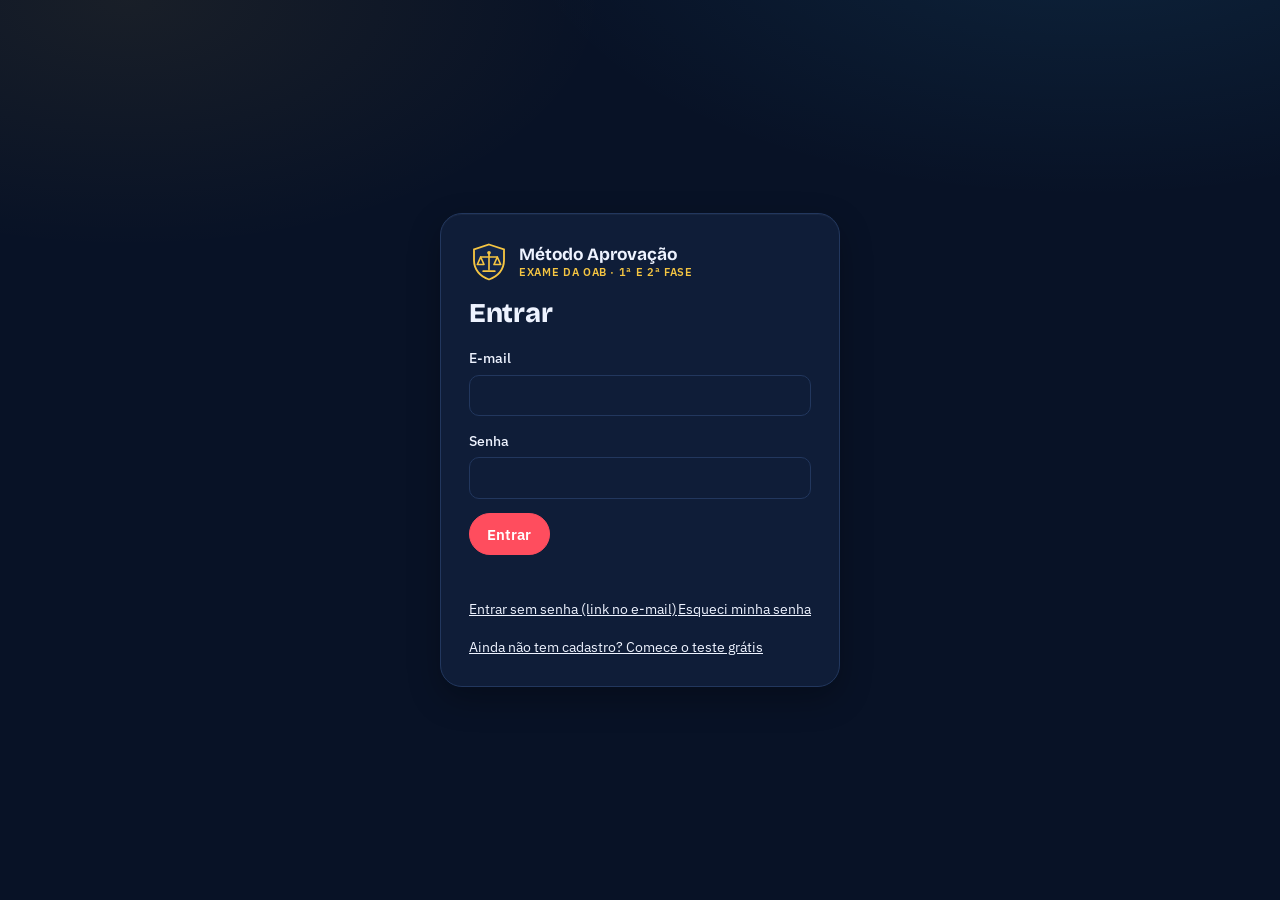
<file: oab/index.html>
<!doctype html>
<html lang="pt-BR" translate="no">
<head>
<script>/* endereço antigo (GitHub Pages) → plataforma no Cloudflare */if(/github\.io$/.test(location.hostname)){location.replace("https://metodo-aprovacao.pages.dev"+location.pathname.replace(/^\/vcpreparamelhor/,"")+location.search+location.hash)}</script>
<meta charset="utf-8">
<meta name="google" content="notranslate">
<meta name="viewport" content="width=device-width, initial-scale=1">
<title>Método Aprovação OAB</title>
<meta name="theme-color" content="#13284A">
<link rel="icon" href="data:image/svg+xml,%3Csvg xmlns='http://www.w3.org/2000/svg' viewBox='0 0 64 64'%3E%3Crect width='64' height='64' rx='14' fill='%2313284A'/%3E%3Ccircle cx='22' cy='32' r='8' fill='%23C9A227'/%3E%3Ccircle cx='42' cy='32' r='8' fill='none' stroke='%23F5F7FB' stroke-width='3'/%3E%3C/svg%3E">
<link rel="preconnect" href="https://fonts.googleapis.com">
<link rel="preconnect" href="https://fonts.gstatic.com" crossorigin>
<link href="https://fonts.googleapis.com/css2?family=Barlow+Condensed:wght@600;700;800&family=Bricolage+Grotesque:opsz,wght@12..96,500;12..96,700;12..96,800&family=IBM+Plex+Sans:wght@400;500;600&display=swap" rel="stylesheet">
<link rel="stylesheet" href="app.css?v=20261108110000">
</head>
<body>
<!-- Acesso (só aparece quando config.js tem as chaves do Supabase) -->
<div id="acesso" hidden>
  <div class="ac-wrap">
    <div class="ac-card">
      <div class="marca"><svg class="marca-ic" viewBox="0 0 48 48" aria-hidden="true"><path d="M24 3 42 9v13c0 11.5-7.6 19.6-18 23C13.6 41.6 6 33.5 6 22V9z" fill="var(--palco)" stroke="var(--dourado)" stroke-width="2.2"/><g stroke="var(--dourado)" stroke-width="2" stroke-linecap="round" fill="none"><path d="M24 13v20M17 35h14M14 18h20"/><path d="M14 18l-4 9h8zM34 18l-4 9h8z" stroke-linejoin="round"/></g><circle cx="24" cy="13" r="2.2" fill="var(--dourado)"/></svg><span class="marca-txt"><b>Método Aprovação</b><small>Exame da OAB · 1ª e 2ª fase</small></span></div>
      <section data-ac="login">
        <h1>Entrar</h1>
        <form id="f-login">
          <label>E-mail<input type="email" id="l-email" required autocomplete="email"></label>
          <label>Senha<input type="password" id="l-senha" required autocomplete="current-password"></label>
          <button class="btn pri" type="submit">Entrar</button>
          <p class="msg" id="l-msg" role="status"></p>
        </form>
        <p class="ac-links"><a href="#" data-ac-ir="link">Entrar sem senha (link no e-mail)</a><a href="#" data-ac-ir="rec">Esqueci minha senha</a></p>
        <p class="ac-links"><a href="diagnostico/">Ainda não tem cadastro? Comece o teste grátis</a></p>
      </section>
      <section data-ac="cad" hidden>
        <h1>Criar cadastro</h1>
        <form id="f-cad">
          <label>Nome completo<input id="c-nome" required autocomplete="name"></label>
          <label>E-mail<input type="email" id="c-email" required autocomplete="email"></label>
          <label>Senha (mínimo 8 caracteres)<input type="password" id="c-senha" required minlength="8" autocomplete="new-password"></label>
          <button class="btn pri" type="submit">Criar cadastro</button>
          <p class="msg" id="c-msg" role="status"></p>
        </form>
        <p class="ac-links"><a href="#" data-ac-ir="login">Já tenho cadastro</a></p>
      </section>
      <section data-ac="link" hidden>
        <h1>Entrar sem senha</h1>
        <form id="f-link">
          <label>E-mail do cadastro<input type="email" id="k-email" required autocomplete="email"></label>
          <button class="btn pri" type="submit">Receber link de acesso</button>
          <p class="msg" id="k-msg" role="status"></p>
        </form>
        <p class="ac-links"><a href="#" data-ac-ir="login">Voltar</a></p>
      </section>
      <section data-ac="rec" hidden>
        <h1>Recuperar senha</h1>
        <form id="f-rec">
          <label>E-mail<input type="email" id="r-email" required></label>
          <button class="btn pri" type="submit">Enviar link</button>
          <p class="msg" id="r-msg" role="status"></p>
        </form>
        <p class="ac-links"><a href="#" data-ac-ir="login">Voltar</a></p>
      </section>
      <section data-ac="nova" hidden>
        <h1>Nova senha</h1>
        <form id="f-nova">
          <label>Nova senha<input type="password" id="n-senha" required minlength="8" autocomplete="new-password"></label>
          <button class="btn pri" type="submit">Salvar senha</button>
          <p class="msg" id="n-msg" role="status"></p>
        </form>
      </section>
      <section data-ac="espera" hidden>
        <h1 id="e-tit">Cadastro recebido</h1>
        <p id="e-txt"></p>
        <button class="btn" data-sair>Sair</button>
      </section>
    </div>
  </div>
</div>

<!-- Plataforma -->
<div id="app" hidden>
  <aside class="lateral">
    <div class="marca"><svg class="marca-ic" viewBox="0 0 48 48" aria-hidden="true"><path d="M24 3 42 9v13c0 11.5-7.6 19.6-18 23C13.6 41.6 6 33.5 6 22V9z" fill="var(--palco)" stroke="var(--dourado)" stroke-width="2.2"/><g stroke="var(--dourado)" stroke-width="2" stroke-linecap="round" fill="none"><path d="M24 13v20M17 35h14M14 18h20"/><path d="M14 18l-4 9h8zM34 18l-4 9h8z" stroke-linejoin="round"/></g><circle cx="24" cy="13" r="2.2" fill="var(--dourado)"/></svg><span class="marca-txt"><b>Método Aprovação</b><small>Exame da OAB · 1ª e 2ª fase</small></span></div>
    <nav id="menu" aria-label="Seções">
      <a href="#painel" data-r="painel"><svg viewBox="0 0 24 24"><path d="M4 13h7V4H4zm9 7h7v-9h-7zM4 20h7v-5H4zm9-16v5h7V4z"/></svg>Painel</a>
      <a href="#diagnostico" data-r="diagnostico"><svg viewBox="0 0 24 24"><circle cx="7" cy="7" r="3"/><circle cx="17" cy="7" r="3" fill="none" stroke="currentColor" stroke-width="2"/><circle cx="7" cy="17" r="3" fill="none" stroke="currentColor" stroke-width="2"/><circle cx="17" cy="17" r="3"/></svg>Diagnóstico</a>
      <a href="#relatorio" data-r="relatorio"><svg viewBox="0 0 24 24"><path d="M5 20V10h3v10zm5.5 0V4h3v16zM16 20v-7h3v7z"/></svg>Relatório</a>
      <a href="#cronograma" data-r="cronograma"><svg viewBox="0 0 24 24"><path d="M7 2v3H4v16h16V5h-3V2h-2v3H9V2zm-1 8h12v9H6z"/></svg>Cronograma</a>
      <a href="#sinopses" data-r="sinopses"><svg viewBox="0 0 24 24"><path d="M5 3h10l4 4v14H5zm2 6v2h10V9zm0 4v2h10v-2zm0 4v2h7v-2z"/></svg>Sinopses</a>
      <a href="#exercicios" data-r="exercicios"><svg viewBox="0 0 24 24"><path d="M9 16.2 4.8 12l-1.4 1.4L9 19 21 7l-1.4-1.4z"/></svg>Exercícios</a>
      <a href="#provas" data-r="provas"><svg viewBox="0 0 24 24"><path d="M6 2h12v20H6zm3 4v2h6V6zm0 4v2h6v-2zm0 4v2h4v-2z"/></svg>Simulados</a>
      <a href="#segunda-fase" data-r="segunda-fase"><svg viewBox="0 0 24 24"><path d="M3 17.3V21h3.7L17.8 9.9l-3.7-3.7zM20.7 7a1 1 0 0 0 0-1.4l-2.3-2.3a1 1 0 0 0-1.4 0l-1.8 1.8 3.7 3.7z"/></svg>2ª fase</a>
    </nav>
    <div class="lateral-pe">
      <a href="#perfil" data-r="perfil" id="lat-nome">Meu perfil</a>
      <button class="link" data-sair id="btn-sair" hidden>Sair</button>
    </div>
  </aside>
  <main id="main" tabindex="-1"></main>
</div>

<script src="config.js?v=20261023183333"></script>
<script src="rastreio.js"></script>
<script src="vendor/supabase.js"></script>
<script src="data/disciplinas.js?v=20261108120000"></script>
<script src="data/carteira.js?v=20261023183333"></script>
<script src="app.js?v=20261108120000"></script>
</body>
</html>
</file>
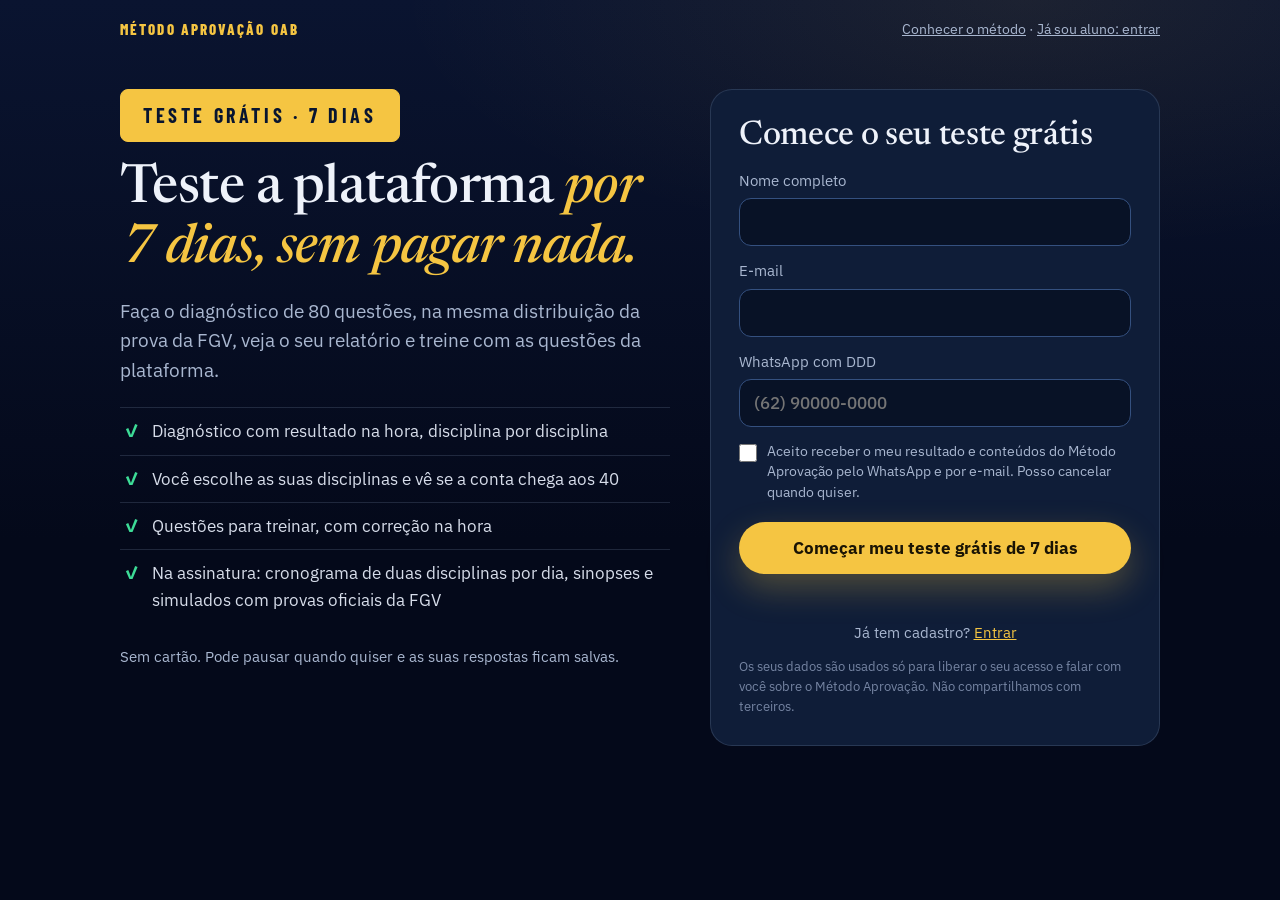
<file: oab/diagnostico/index.html>
<!doctype html>
<html lang="pt-BR" translate="no">
<head>
<script>/* endereço antigo (GitHub Pages) → plataforma no Cloudflare */if(/github\.io$/.test(location.hostname)){location.replace("https://metodo-aprovacao.pages.dev"+location.pathname.replace(/^\/vcpreparamelhor/,"")+location.search+location.hash)}</script>
<meta charset="utf-8">
<meta name="google" content="notranslate">
<meta name="viewport" content="width=device-width, initial-scale=1">
<title>Teste grátis de 7 dias · Método Aprovação OAB</title>
<meta name="description" content="Responda a 80 questões on-line, na distribuição da FGV, e receba na hora o seu raio-X nas 20 disciplinas da 1ª fase da OAB.">
<meta name="theme-color" content="#04091A">
<meta name="robots" content="noindex">
<link rel="icon" href="data:image/svg+xml,%3Csvg xmlns='http://www.w3.org/2000/svg' viewBox='0 0 64 64'%3E%3Crect width='64' height='64' rx='14' fill='%2313284A'/%3E%3Ccircle cx='22' cy='32' r='8' fill='%23F5C542'/%3E%3Ccircle cx='42' cy='32' r='8' fill='none' stroke='%23F5F7FB' stroke-width='3'/%3E%3C/svg%3E">
<link rel="preconnect" href="https://fonts.googleapis.com">
<link rel="preconnect" href="https://fonts.gstatic.com" crossorigin>
<link href="https://fonts.googleapis.com/css2?family=Barlow+Condensed:wght@700;800&family=IBM+Plex+Sans:wght@400;500;600;700&family=Newsreader:ital,opsz,wght@0,6..72,400;0,6..72,500;1,6..72,400;1,6..72,500&display=swap" rel="stylesheet">
<style>
:root{--noite:#04091A;--noite2:#0A1430;--card:#0F1D38;--linha:rgba(157,176,211,.18);--luz:#EEF2FA;--nevoa:#A9B7D0;--ouro:#F5C542;--folha:#3DDC97;--brasa:#FF4D5E;--vinho:#A3172B;--azul:#13284A}
*{box-sizing:border-box;margin:0;padding:0}
html{background:#04091A}
body{background:radial-gradient(70% 40% at 80% 0%,rgba(245,197,66,.08),transparent 70%),linear-gradient(180deg,var(--noite2),var(--noite) 60%);background-attachment:fixed;color:var(--luz);font-family:'IBM Plex Sans',system-ui,sans-serif;font-size:17px;line-height:1.55;min-height:100vh;-webkit-font-smoothing:antialiased}
a{color:var(--ouro)}
.top{display:flex;justify-content:space-between;align-items:center;gap:12px;max-width:1080px;margin:0 auto;padding:18px 20px;font-size:14px;color:var(--nevoa)}
.top b{font-family:'Barlow Condensed',sans-serif;font-weight:800;letter-spacing:.14em;text-transform:uppercase;color:var(--ouro);font-size:15px}
.top a{color:var(--nevoa)}
.wrap{max-width:1080px;margin:0 auto;padding:10px 20px 80px}
h1,h2{font-family:'Newsreader',Georgia,serif;font-weight:500;letter-spacing:-.01em;line-height:1.1}
h1{font-size:clamp(34px,5vw,54px);margin-bottom:18px}
h1 em,h2 em{color:var(--ouro);font-style:italic}
h2{font-size:clamp(26px,3.4vw,34px);margin-bottom:12px}
p+p{margin-top:12px}
.sub{color:var(--nevoa)}
.chip{display:inline-block;font-family:'Barlow Condensed',sans-serif;font-weight:800;font-size:14px;letter-spacing:.18em;text-transform:uppercase;color:var(--ouro);background:rgba(245,197,66,.12);border:1px solid rgba(245,197,66,.45);padding:6px 12px;border-radius:8px;margin-bottom:18px}
.card{background:var(--card);border:1px solid var(--linha);border-radius:22px;padding:28px}
.btn{display:inline-flex;align-items:center;justify-content:center;gap:8px;font:700 17px 'IBM Plex Sans',sans-serif;padding:15px 26px;border-radius:999px;border:1px solid var(--linha);background:rgba(255,255,255,.04);color:var(--luz);cursor:pointer;text-decoration:none;transition:transform .12s}
.btn:hover{transform:translateY(-1px)}
.btn.pri{background:var(--ouro);color:#1A1404;border:0;box-shadow:0 14px 34px rgba(245,197,66,.28)}
.btn:disabled{opacity:.5;cursor:default;transform:none}
.btn:focus-visible,input:focus-visible,.alt:focus-visible{outline:3px solid #3EC5FF;outline-offset:2px}
/* cadastro */
.hero{display:grid;grid-template-columns:1.1fr .9fr;gap:40px;align-items:start;margin-top:20px}
.lista{list-style:none;margin:22px 0}
.lista li{padding:10px 0 10px 32px;position:relative;border-top:1px solid var(--linha);color:#D7DDEA}
.lista li:before{content:'✓';position:absolute;left:4px;color:var(--folha);font-weight:700}
form label{display:block;font-size:14.5px;color:var(--nevoa);margin-top:14px}
form input[type=text],form input[type=email],form input[type=tel],form input[type=password]{display:block;width:100%;margin-top:6px;font:500 17px 'IBM Plex Sans',sans-serif;color:var(--luz);background:#081226;border:1px solid #34507F;border-radius:12px;padding:12px 14px}
.aceite{display:flex!important;gap:10px;align-items:flex-start;font-size:14px!important;line-height:1.45}
.aceite input{margin-top:3px;width:18px;height:18px;flex:none}
form .btn{width:100%;margin-top:20px}
.msg{min-height:1.4em;margin-top:12px;font-size:14.5px}
.msg.bad{color:#FF8A95}.msg.ok{color:var(--folha)}
.troca{margin-top:16px;font-size:14.5px;text-align:center;color:var(--nevoa)}
.mini{font-size:13px;color:#7685A3;margin-top:12px}
/* questão */
.cab{display:flex;justify-content:space-between;align-items:flex-end;gap:16px;flex-wrap:wrap;margin-bottom:12px}
.prog{height:8px;border-radius:8px;background:rgba(255,255,255,.08);overflow:hidden;margin-bottom:22px}
.prog i{display:block;height:100%;background:linear-gradient(90deg,var(--ouro),var(--folha));transition:width .3s}
.qgrid{display:grid;grid-template-columns:minmax(0,1fr) 280px;gap:22px;align-items:start}
.tag{display:inline-block;font-size:13px;font-weight:600;padding:4px 10px;border-radius:999px;border:1px solid var(--linha);margin-bottom:14px}
.enun{font-family:'Newsreader',serif;font-size:21px;line-height:1.5;white-space:pre-line}
.alts{display:flex;flex-direction:column;gap:10px;margin-top:20px}
.alt{display:flex;gap:14px;align-items:flex-start;text-align:left;font:16.5px/1.5 'IBM Plex Sans',sans-serif;color:var(--luz);background:rgba(255,255,255,.03);border:1.5px solid var(--linha);border-radius:14px;padding:14px 16px;cursor:pointer}
.alt:hover:not(:disabled){border-color:rgba(245,197,66,.6)}
.alt .lt{flex:none;width:30px;height:30px;border-radius:50%;display:grid;place-items:center;font-weight:700;border:1.5px solid var(--nevoa);font-size:14px}
.alt.cert{border-color:var(--folha);background:rgba(61,220,151,.1)}.alt.cert .lt{background:var(--folha);border-color:var(--folha);color:#062216}
.alt.errd{border-color:var(--brasa);background:rgba(255,77,94,.08)}.alt.errd .lt{background:var(--brasa);border-color:var(--brasa);color:#fff}
.alt:disabled{cursor:default}
.ret{margin-top:18px;padding:16px 18px;border-radius:14px;font-size:15.5px}
.ret b{display:block;font-size:17px;margin-bottom:4px}
.ret.ok{background:rgba(61,220,151,.1);border:1px solid rgba(61,220,151,.45)}
.ret.er{background:rgba(255,77,94,.08);border:1px solid rgba(255,77,94,.4)}
.ret.ns{background:rgba(62,197,255,.08);border:1px solid rgba(62,197,255,.4)}
.ret .x{margin-top:8px;color:#D7DDEA}
.barra{display:flex;justify-content:space-between;gap:10px;flex-wrap:wrap;margin-top:22px}
.cartao{display:grid;grid-template-columns:repeat(8,1fr);gap:5px;margin-top:12px}
.cartao button{font:600 12px 'IBM Plex Sans',sans-serif;aspect-ratio:1;border-radius:7px;border:1px solid var(--linha);background:rgba(255,255,255,.03);color:var(--nevoa);cursor:pointer;padding:0}
.cartao .ok{background:rgba(61,220,151,.25);border-color:var(--folha);color:#fff}
.cartao .er{background:rgba(255,77,94,.2);border-color:var(--brasa);color:#fff}
.cartao .ns{background:rgba(62,197,255,.15);border-color:#3EC5FF;color:#fff}
.cartao .atual{outline:2px solid var(--ouro);outline-offset:1px}
.placar{display:flex;justify-content:space-between;align-items:baseline}
.placar b{font-family:'Barlow Condensed',sans-serif;font-weight:800;font-size:44px;line-height:1;color:var(--folha)}
/* resultado */
.nota{display:grid;grid-template-columns:auto 1fr;gap:30px;align-items:center}
.medidor{width:210px;height:210px;border-radius:50%;display:grid;place-items:center;text-align:center}
.medidor div{width:166px;height:166px;border-radius:50%;background:var(--noite2);display:grid;place-items:center}
.medidor b{display:block;font-family:'Barlow Condensed',sans-serif;font-weight:800;font-size:72px;line-height:.9}
.medidor span{font-size:14px;color:var(--nevoa)}
.discs{display:grid;grid-template-columns:1fr 1fr;gap:6px 30px;margin-top:10px}
.dl{display:grid;grid-template-columns:140px 1fr 46px;gap:10px;align-items:center;font-size:14.5px;padding:4px 0}
.dl .bar{height:10px;border-radius:6px;background:rgba(255,255,255,.08);overflow:hidden}
.dl .bar i{display:block;height:100%;border-radius:6px}
.dl .v{text-align:right;font-weight:600}
.g3{display:grid;grid-template-columns:repeat(3,1fr);gap:16px;margin-top:18px}
.pill{display:inline-block;font-size:14px;font-weight:600;padding:6px 12px;border-radius:999px;margin:4px 6px 0 0;background:rgba(255,255,255,.06);border:1px solid var(--linha)}
.cta{margin-top:26px;padding:30px;border-radius:26px;border:2.5px solid var(--ouro);background:linear-gradient(160deg,rgba(245,197,66,.14),rgba(245,197,66,.02) 60%),var(--card)}
.cta .preco{font-family:'Barlow Condensed',sans-serif;font-weight:800;font-size:64px;line-height:1;color:var(--ouro)}
/* ganchos para a plataforma */
.bloco{display:inline-block;margin:0 0 14px 8px;font-size:13px;color:var(--nevoa)}
.rumo{margin-top:12px}
.rumo .trilho{position:relative;height:12px;border-radius:999px;background:rgba(255,255,255,.08);overflow:hidden}
.rumo .trilho i{position:absolute;left:0;top:0;bottom:0;border-radius:999px;background:linear-gradient(90deg,var(--ouro),var(--folha));transition:width .4s}
.rumo small{display:block;margin-top:6px;font-size:13.5px;color:var(--nevoa)}
.tranca{display:flex;gap:12px;align-items:flex-start;margin-top:14px;padding:14px 16px;border-radius:14px;border:1.5px dashed rgba(245,197,66,.55);background:rgba(245,197,66,.05);font-size:14.5px;line-height:1.5;color:#D7DDEA}
.tranca svg{flex:none;width:22px;height:22px;margin-top:1px}
.tranca b{color:var(--ouro);font-weight:600}
.tranca a{font-weight:600}
.parcial{margin-top:14px;padding:16px 18px;border-radius:14px;background:rgba(62,197,255,.07);border:1px solid rgba(62,197,255,.35);font-size:15px}
.parcial b{color:#fff}
.festa{margin-top:14px;padding:18px;border-radius:14px;background:linear-gradient(135deg,rgba(61,220,151,.18),rgba(245,197,66,.12));border:1.5px solid var(--folha);font-size:15.5px}
.festa b{display:block;font-size:19px;color:#fff;margin-bottom:4px}
.vitrine{margin-top:20px;padding:20px 18px;border-radius:18px;background:linear-gradient(160deg,#1B3363,#0F1D38);border:1.5px solid rgba(245,197,66,.7);box-shadow:0 14px 34px rgba(0,0,0,.35)}
.vt-tag{display:inline-block;white-space:nowrap;font-family:'Barlow Condensed',sans-serif;font-weight:800;font-size:12.5px;letter-spacing:.1em;text-transform:uppercase;color:#1A1404;background:var(--ouro);padding:4px 10px;border-radius:999px;margin-bottom:10px}
.vitrine h3{font:700 19px 'IBM Plex Sans',sans-serif;color:#fff;margin-bottom:8px}
.vitrine li{list-style:none;display:flex;gap:10px;align-items:center;padding:9px 0;border-top:1px solid var(--linha);font-size:15px;color:#E3E8F2}
.vitrine li svg{flex:none;width:18px;height:18px;color:var(--ouro)}
.vt-preco{margin-top:12px;font-size:14px;color:var(--nevoa);line-height:1.5}.vt-preco b{color:var(--ouro);font-size:22px}
.vitrine .vt-btn{display:block;width:100%;margin-top:14px;text-align:center;font-size:16.5px;line-height:1.3;padding:16px 14px;animation:pulsa 2.6s ease-in-out infinite}
@keyframes pulsa{0%,100%{box-shadow:0 10px 26px rgba(245,197,66,.25)}50%{box-shadow:0 10px 38px rgba(245,197,66,.55)}}
@media (max-width:860px){.vitrine ul{display:none}}
.plano{position:relative;margin-top:14px;border-radius:16px;overflow:hidden;border:1px solid var(--linha)}
.plano table{width:100%;border-collapse:collapse;font-size:14.5px}
.plano td,.plano th{padding:11px 14px;border-top:1px solid var(--linha);text-align:left}
.plano th{font-family:'Barlow Condensed',sans-serif;font-weight:800;letter-spacing:.12em;font-size:13px;color:var(--nevoa);text-transform:uppercase;border-top:0;background:rgba(255,255,255,.03)}
.plano .borra td{filter:blur(4px);user-select:none}
.plano .veu{position:absolute;left:0;right:0;bottom:0;height:62%;display:grid;place-items:center;background:linear-gradient(180deg,transparent,rgba(10,20,48,.92) 45%);text-align:center;padding:16px}
.plano .veu b{display:block;color:#fff;font-size:17px;margin-bottom:8px}
.nums{display:grid;grid-template-columns:repeat(3,1fr);gap:12px;margin-top:16px}
.nums div{padding:16px;border-radius:16px;background:rgba(255,255,255,.04);border:1px solid var(--linha)}
.nums b{display:block;font-family:'Barlow Condensed',sans-serif;font-weight:800;font-size:40px;line-height:1;color:var(--ouro)}
.nums span{display:block;font-size:14px;color:var(--nevoa);margin-top:6px;line-height:1.4}
@media (max-width:860px){.nums{grid-template-columns:1fr}}
.oculto{display:none!important}
.carregando{text-align:center;padding:80px 20px;color:var(--nevoa)}
@media (max-width:860px){.hero,.qgrid,.nota{grid-template-columns:1fr}.discs,.g3{grid-template-columns:1fr}.medidor{margin:0 auto}.cartao{grid-template-columns:repeat(10,1fr)}}
@media (max-width:480px){.card{padding:20px}.enun{font-size:19px}.dl{grid-template-columns:110px 1fr 40px}}
.intro .lead{font-size:clamp(18px,2vw,21px);color:var(--luz);margin-top:14px}
.intro .lead b{color:var(--ouro)}
.intro h2.it{font-size:clamp(22px,2.6vw,27px);margin:30px 0 10px;color:var(--luz)}
.intro p{color:#C9D3E5;margin-top:10px}.intro p b{color:#fff}
.bus{display:grid;grid-template-columns:repeat(3,1fr);gap:12px;margin:16px 0 6px}
.bus div{padding:18px 16px;border-radius:16px;background:rgba(245,197,66,.07);border:1px solid rgba(245,197,66,.45)}
.bus b{display:block;color:var(--ouro);font-size:17px;margin-bottom:6px}
.bus span{display:block;color:#D7DDEA;font-size:15px;line-height:1.45}
.intro .sonho{margin-top:18px;font-size:18px;color:var(--luz)}.intro .sonho em{color:var(--ouro)}
.intro .lista{margin-bottom:24px}
.intro #comecar{width:100%;font-size:19px}
@media (max-width:700px){.bus{grid-template-columns:1fr}}
.cta-grande{display:inline-block;font-size:clamp(18px,2.2vw,22px);padding:22px 38px;animation:pulsa 2.6s ease-in-out infinite}
@media (max-width:600px){.cta-grande{width:100%;padding:20px 18px}}
.juros{display:block;font-size:13px !important;line-height:1.45;color:var(--nevoa)}
</style>
</head>
<body>
<header class="top"><b>Método Aprovação OAB</b><span><a href="../vendas/">Conhecer o método</a> · <a href="../">Já sou aluno: entrar</a></span></header>
<main class="wrap" id="tela"><div class="carregando">Carregando…</div></main>

<script src="../config.js"></script>
<script src="../rastreio.js"></script>
<script src="../vendor/supabase.js"></script>
<script src="../data/disciplinas.js"></script>
<script>
(function () {
  'use strict';
  var cfg = window.ONTOP_CONFIG || {}, CARGO = 'oab-1fase', VENDAS = '../vendas/?utm_source=diagnostico&utm_medium=resultado';
  var tela = document.getElementById('tela');
  var D = (window.OAB && OAB.DISC) || [], DM = {}; D.forEach(function (d) { DM[d.id] = d; });
  var Q = [], sb = null, user = null, S = null, KEY = '', syncT = null, MIX = Math.floor(Math.random() * 1e9), entrando = false;

  function esc(s) { return String(s == null ? '' : s).replace(/[&<>"']/g, function (c) { return {'&': '&amp;', '<': '&lt;', '>': '&gt;', '"': '&quot;', "'": '&#39;'}[c]; }); }
  function $(s) { return document.querySelector(s); }
  function lsGet(k) { try { return localStorage.getItem(k); } catch (e) { return null; } }
  function lsSet(k, v) { try { localStorage.setItem(k, v); } catch (e) { /* sem armazenamento */ } }
  function senhaAleatoria() {
    var a = new Uint8Array(24), c = 'ABCDEFGHJKLMNPQRSTUVWXYZabcdefghijkmnopqrstuvwxyz23456789', out = '';
    (window.crypto || window.msCrypto).getRandomValues(a);
    for (var i = 0; i < a.length; i++) out += c.charAt(a[i] % c.length);
    return out + '!9a';
  }
  function hash(s) { var h = 2166136261; for (var i = 0; i < s.length; i++) { h ^= s.charCodeAt(i); h = Math.imul(h, 16777619); } return h >>> 0; }
  function rng(a) { return function () { a |= 0; a = a + 0x6D2B79F5 | 0; var t = Math.imul(a ^ a >>> 15, 1 | a); t = t + Math.imul(t ^ t >>> 7, 61 | t) ^ t; return ((t ^ t >>> 14) >>> 0) / 4294967296; }; }
  function ordemAlt(q) { var r = rng(hash(q.id + ':' + S.seed + ':' + MIX)), o = [0, 1, 2, 3]; for (var i = 3; i > 0; i--) { var j = Math.floor(r() * (i + 1)); var t = o[i]; o[i] = o[j]; o[j] = t; } return o; }
  function primeiroNome() { var n = ((user && user.user_metadata && user.user_metadata.nome) || '').trim().split(/\s+/)[0] || ''; return n ? n.charAt(0).toUpperCase() + n.slice(1).toLowerCase() : ''; }
  function traduz(e) {
    var m = String((e && (e.message || e.error_description)) || e || '');
    if (/Invalid login credentials/i.test(m)) return 'E-mail ou senha incorretos.';
    if (/Email not confirmed/i.test(m)) return 'Confirme o seu e-mail pelo link que enviamos e tente de novo.';
    if (/already registered|already exists/i.test(m)) return 'Este e-mail já tem cadastro. Use "Já tenho cadastro".';
    if (/Password should be at least|weak/i.test(m)) return 'A senha precisa ter pelo menos 8 caracteres.';
    if (/rate limit|too many/i.test(m)) return 'Muitas tentativas agora. Aguarde alguns minutos e tente de novo.';
    if (/Failed to fetch|NetworkError/i.test(m)) return 'Sem conexão com o servidor. Verifique a sua internet.';
    return 'Não foi possível concluir: ' + m;
  }
  function msg(id, t, ok) { var e = document.getElementById(id); if (!e) return; e.textContent = t || ''; e.className = 'msg' + (t ? (ok ? ' ok' : ' bad') : ''); }
  function soDigitos(s) { return String(s || '').replace(/\D/g, ''); }
  var LOCK = '<svg viewBox="0 0 24 24" fill="none" stroke="#F5C542" stroke-width="2"><rect x="4" y="11" width="16" height="10" rx="2"/><path d="M8 11V7a4 4 0 0 1 8 0v4"/></svg>';
  function vendas(m) { return '../vendas/?utm_source=diagnostico&utm_medium=' + m; }
  var GRUPO = {A: 'Grupo A · decide a prova', B: 'Grupo B · meio-campo', C: 'Grupo C · pontos rápidos'};
  var BL = [];
  function blocos() { BL = []; var ini = 0; for (var k = 0; k <= Q.length; k++) { if (k === Q.length || (k > 0 && Q[k].d !== Q[k - 1].d)) { for (var m = ini; m < k; m++) BL[m] = {ini: ini, fim: k - 1, pos: m - ini + 1, tot: k - ini}; ini = k; } } }
  function diasProva() { var e = (window.OAB && OAB.EXAME) || {}, d = new Date((e.data || '2027-01-10') + 'T13:00:00-03:00'); return Math.max(0, Math.ceil((d - new Date()) / 864e5)); }

  // ---------- estado (mesmo formato da plataforma: quem comprar depois já entra com o diagnóstico feito) ----------
  function novoEstado() { return {v: 1, seed: Math.floor(Math.random() * 1e9), perfil: null, diag: {resp: {}, atual: 0, ini: null, fim: null, seg: 0}, dominio: null, crono: null, hist: [], feito: {}, provas: {}, at: Date.now()}; }
  function salvar() {
    S.at = Date.now(); lsSet(KEY, JSON.stringify(S));
    clearTimeout(syncT); syncT = setTimeout(enviar, 1200);
  }
  async function enviar() {
    try {
      var r = await sb.from('progresso').select('estado').eq('user_id', user.id).maybeSingle();
      var e = (r.data && r.data.estado) || {}; if (!e.cargos) e = {cargos: {}};
      var rem = e.cargos[CARGO];
      if (rem && rem.v === 1) { rem.diag = S.diag; rem.seed = rem.seed || S.seed; rem.at = S.at; e.cargos[CARGO] = rem; } else e.cargos[CARGO] = S;
      await sb.from('progresso').upsert({user_id: user.id, estado: e, atualizado_em: new Date().toISOString()});
    } catch (err) { /* segue só com o salvo no aparelho */ }
    lead({respondidas: Object.keys(S.diag.resp).length, acertos: nota(), nota: S.diag.fim ? nota() : null, concluido_em: S.diag.fim ? new Date(S.diag.fim).toISOString() : null});
  }
  async function lead(extra) {
    try {
      var m = user.user_metadata || {};
      var l = Object.assign({id: user.id, nome: m.nome || null, email: user.email, whatsapp: m.whatsapp || null, aceite_contato: !!m.aceite_contato, origem: m.origem || null, atualizado_em: new Date().toISOString()}, extra || {});
      await sb.from('leads_diagnostico').upsert(l);
    } catch (e) { /* tabela ainda não criada: o cadastro continua valendo */ }
  }

  // ---------- telas: cadastro e login ----------
  function telaCadastro(modo) {
    var interna = new URLSearchParams(location.search).get('utm_source') || '';
    var externa = (window.Rastreio && Rastreio.origem()) || '';
    var origem = [externa, interna].filter(Boolean).join('>');
    tela.innerHTML =
      '<div class="hero"><div><span class="chip" style="font-size:20px;padding:10px 22px;background:#F5C542;color:#081530;border-color:#F5C542;font-weight:700">Teste grátis · 7 dias</span>' +
      '<h1>Teste a plataforma <em>por 7 dias, sem pagar nada.</em></h1>' +
      '<p class="sub" style="font-size:19px">Faça o diagnóstico de 80 questões, na mesma distribuição da prova da FGV, veja o seu relatório e treine com as questões da plataforma.</p>' +
      '<ul class="lista"><li>Diagnóstico com resultado na hora, disciplina por disciplina</li><li>Você escolhe as suas disciplinas e vê se a conta chega aos 40</li><li>Questões para treinar, com correção na hora</li><li>Na assinatura: cronograma de duas disciplinas por dia, sinopses e simulados com provas oficiais da FGV</li></ul>' +
      '<p class="sub" style="font-size:15px">Sem cartão. Pode pausar quando quiser e as suas respostas ficam salvas.</p></div>' +
      '<div class="card">' +
      (modo === 'login' ?
        '<h2>Entrar na plataforma</h2><p class="sub" style="font-size:15px">Informe o e-mail do cadastro. Enviamos um link de acesso: é só clicar e a plataforma abre de onde você parou.</p><form id="f-login"><label>E-mail<input type="email" id="l-email" required autocomplete="email"></label><button class="btn pri" type="submit">Receber link de acesso</button><p class="msg" id="l-msg" role="status"></p></form>' +
        '<p class="troca">Ainda não tem cadastro? <a href="#" data-ir="cad">Cadastre-se grátis</a></p><p class="troca"><a href="#" data-ir="rec">Prefiro entrar com senha</a></p>'
      : modo === 'rec' ?
        '<h2>Entrar com senha</h2><form id="f-senha"><label>E-mail<input type="email" id="s-email" required autocomplete="email"></label><label>Senha<input type="password" id="s-senha" required autocomplete="current-password"></label><button class="btn pri" type="submit">Entrar</button><p class="msg" id="s-msg" role="status"></p></form><p class="troca"><a href="#" data-ir="login">Voltar</a></p>'
      :
        '<h2>Comece o seu teste grátis</h2><form id="f-cad">' +
        '<label>Nome completo<input type="text" id="c-nome" required autocomplete="name"></label>' +
        '<label>E-mail<input type="email" id="c-email" required autocomplete="email"></label>' +
        '<label>WhatsApp com DDD<input type="tel" id="c-zap" required inputmode="tel" autocomplete="tel" placeholder="(62) 90000-0000"></label>' +
        '<label class="aceite"><input type="checkbox" id="c-aceite"><span>Aceito receber o meu resultado e conteúdos do Método Aprovação pelo WhatsApp e por e-mail. Posso cancelar quando quiser.</span></label>' +
        '<button class="btn pri" type="submit">Começar meu teste grátis de 7 dias</button><p class="msg" id="c-msg" role="status"></p></form>' +
        '<p class="troca">Já tem cadastro? <a href="#" data-ir="login">Entrar</a></p>' +
        '<p class="mini">Os seus dados são usados só para liberar o seu acesso e falar com você sobre o Método Aprovação. Não compartilhamos com terceiros.</p>') +
      '</div></div>';
    tela.querySelectorAll('[data-ir]').forEach(function (a) { a.addEventListener('click', function (e) { e.preventDefault(); telaCadastro(a.dataset.ir); }); });
    var fc = $('#f-cad');
    if (fc) fc.addEventListener('submit', async function (e) {
      e.preventDefault();
      var zap = soDigitos($('#c-zap').value);
      if (zap.length < 10 || zap.length > 13) { msg('c-msg', 'Confira o WhatsApp: informe o DDD e o número.'); return; }
      msg('c-msg', 'Criando o seu cadastro…', true); fc.querySelector('button').disabled = true;
      var r = await sb.auth.signUp({email: $('#c-email').value.trim(), password: senhaAleatoria(),
        options: {data: {nome: $('#c-nome').value.trim(), whatsapp: zap, aceite_contato: $('#c-aceite').checked, origem: 'diagnostico-gratis' + (origem ? ':' + origem : '')}, emailRedirectTo: location.origin + location.pathname}});
      fc.querySelector('button').disabled = false;
      if (r.error) { msg('c-msg', traduz(r.error)); return; }
      if (r.data && r.data.user && Array.isArray(r.data.user.identities) && !r.data.user.identities.length) { msg('c-msg', 'Este e-mail já tem cadastro. Use "Entrar".'); return; }
      if (window.Rastreio) Rastreio.evento('CompleteRegistration', {content_name: 'diagnostico-gratis'}, 'cad-' + r.data.user.id);
      if (!r.data.session) { telaConfirmar($('#c-email').value.trim()); return; }
      entrar(r.data.session);
    });
    var fl = $('#f-login');
    if (fl) fl.addEventListener('submit', async function (e) {
      e.preventDefault(); msg('l-msg', 'Enviando…', true);
      var r = await sb.auth.signInWithOtp({email: $('#l-email').value.trim(), options: {shouldCreateUser: false, emailRedirectTo: location.origin + location.pathname}});
      msg('l-msg', r.error ? traduz(r.error) : 'Pronto! Abra o seu e-mail e clique no link de acesso. Não achou? Olhe o spam e as promoções.', !r.error);
    });
    var fs = $('#f-senha');
    if (fs) fs.addEventListener('submit', async function (e) {
      e.preventDefault(); msg('s-msg', 'Entrando…', true);
      var r = await sb.auth.signInWithPassword({email: $('#s-email').value.trim(), password: $('#s-senha').value});
      if (r.error) { msg('s-msg', traduz(r.error)); return; }
      entrar(r.data.session);
    });
  }
  function telaConfirmar(email) {
    tela.innerHTML = '<div class="card" style="max-width:640px;margin:40px auto;text-align:center"><span class="chip">Quase lá</span><h2>Confirme o seu e-mail</h2>' +
      '<p class="sub">Enviamos um link para <b style="color:#fff">' + esc(email) + '</b>. Clique nele e a plataforma abre na hora, com os seus 7 dias grátis. Não achou? Olhe também a caixa de spam e as promoções.</p>' +
      '<p style="margin-top:20px"><a class="btn" href="#" id="ja-conf">Já confirmei: entrar</a></p></div>';
    $('#ja-conf').addEventListener('click', function (e) { e.preventDefault(); telaCadastro('login'); });
  }

  // ---------- entrada ----------
  async function entrar(session) {
    if (!session || entrando) return; entrando = true; user = session.user;
    tela.innerHTML = '<div class="carregando">Liberando o seu teste grátis de 7 dias…</div>';
    // a página de diagnóstico foi aposentada: o diagnóstico agora é feito dentro da plataforma, já no teste grátis.
    // Quem respondeu questões aqui leva as respostas para a conta antes de seguir.
    try {
      var loc = null; try { loc = JSON.parse(lsGet('oab-diag-gratis-' + user.id)); } catch (e) { loc = null; }
      if (loc && loc.v === 1 && loc.diag && Object.keys(loc.diag.resp || {}).length) {
        var g0 = await sb.from('progresso').select('estado').eq('user_id', user.id).maybeSingle();
        var e0 = (g0.data && g0.data.estado) || {}; if (!e0.cargos) e0 = {cargos: {}};
        var r0 = e0.cargos[CARGO];
        if (!r0 || !r0.diag || Object.keys(r0.diag.resp || {}).length < Object.keys(loc.diag.resp).length) {
          if (r0 && r0.v === 1) { r0.diag = loc.diag; r0.at = Date.now(); e0.cargos[CARGO] = r0; } else { loc.at = Date.now(); e0.cargos[CARGO] = loc; }
          await sb.from('progresso').upsert({user_id: user.id, estado: e0, atualizado_em: new Date().toISOString()});
        }
      }
    } catch (e) { /* segue: o diagnóstico continua dentro da plataforma */ }
    await lead();
    var tk = session;
    location.replace('../#entrar=' + encodeURIComponent(tk.access_token) + '&r=' + encodeURIComponent(tk.refresh_token));
    return;
    try {
      var r = await fetch('../conteudo/diag.js', {headers: {Authorization: 'Bearer ' + session.access_token}, cache: 'no-store'});
      if (!r.ok) throw new Error(r.status);
      (0, eval)(await r.text()); Q = OAB.DIAGQ || [];
      if (Q.length !== 80) throw new Error('questões');
      blocos();
    } catch (e) {
      tela.innerHTML = '<div class="card" style="max-width:640px;margin:40px auto;text-align:center"><h2>Não foi possível carregar as questões</h2><p class="sub">Verifique a sua internet e recarregue a página.' + (cfg.contato ? ' Dúvidas: ' + esc(cfg.contato) + '.' : '') + '</p></div>';
      entrando = false; return;
    }
    KEY = 'oab-diag-gratis-' + user.id;
    try { S = JSON.parse(lsGet(KEY)); } catch (e) { S = null; }
    if (!S || S.v !== 1) S = novoEstado();
    try {
      var g = await sb.from('progresso').select('estado').eq('user_id', user.id).maybeSingle();
      var rem = g.data && g.data.estado && g.data.estado.cargos && g.data.estado.cargos[CARGO];
      if (rem && rem.v === 1 && rem.diag && (rem.at || 0) > (S.at || 0)) { S = rem; lsSet(KEY, JSON.stringify(S)); }
    } catch (e) { /* segue com o local */ }
    lead();
    entrando = false;
    if (S.diag.fim) telaResultado(); else if (S.diag.ini && Object.keys(S.diag.resp || {}).length) telaQuestao(); else telaIntro();
  }

  // ---------- diagnóstico ----------
  function nota() { var n = 0; Q.forEach(function (q) { if (S.diag.resp[q.id] === q.c) n++; }); return n; }
  function porDisc() { var r = {}; D.forEach(function (d) { r[d.id] = {n: 0, ok: 0}; }); Q.forEach(function (q) { if (!r[q.d]) r[q.d] = {n: 0, ok: 0}; r[q.d].n++; if (S.diag.resp[q.id] === q.c) r[q.d].ok++; }); return r; }
  function telaIntro() {
    var nm = primeiroNome();
    tela.innerHTML = '<div class="card intro" style="max-width:820px;margin:20px auto"><span class="chip">Diagnóstico gratuito</span>' +
      '<h1 style="font-size:clamp(30px,4.4vw,46px)">' + (nm ? 'Parabéns, ' + esc(nm) + ', por dar este passo.' : 'Parabéns por dar este passo.') + ' <em>A sua carteira da OAB começa aqui.</em></h1>' +
      '<p class="lead">Decidir buscar a aprovação já diz muito sobre você. Muita gente adia, desiste ou estuda anos sem rumo. Você escolheu começar do jeito certo: <b>descobrindo onde está</b>.</p>' +
      '<h2 class="it">O que é este diagnóstico</h2>' +
      '<p>É uma prova de <b>80 questões</b>, na mesma distribuição e na mesma ordem de disciplinas da 1ª fase da FGV. Por isso ela começa por <b>Ética</b>, exatamente como no dia do Exame.</p>' +
      '<p>Ele não serve para te reprovar. Serve para mostrar, com honestidade, o que você já sabe e o que ainda falta para chegar aos 40 acertos.</p>' +
      '<h2 class="it">A sua bússola até a aprovação</h2>' +
      '<p>Sem uma medida, a gente estuda no escuro. Com ela, cada hora de estudo ganha direção. Ao terminar, você recebe na hora:</p>' +
      '<div class="bus">' +
        '<div><b>Onde você está</b><span>A sua nota de hoje, comparada com os 40 acertos que aprovam.</span></div>' +
        '<div><b>O que já é seu</b><span>As disciplinas em que você já pontua e pode aproveitar.</span></div>' +
        '<div><b>Para onde ir</b><span>O que reforçar primeiro e a combinação de Ética + 5 disciplinas que mais aproxima você dos 40.</span></div>' +
      '</div>' +
      '<p class="sonho">É esse mapa que vai guiar você, passo a passo, até a aprovação e até o dia em que vai ouvir: <em>"bom dia, doutor(a)"</em>.</p>' +
      '<h2 class="it">Como fazer</h2>' +
      '<ul class="lista"><li>Responda como no dia da prova, sem consultar nada.</li><li>Se não fizer ideia da resposta, use <b>Não sei</b> em vez de chutar. O raio-X fica mais fiel.</li><li>Depois de cada resposta, você vê se acertou e o porquê.</li><li>Faça no seu ritmo: pode parar e continuar depois, as respostas ficam salvas.</li></ul>' +
      '<button class="btn pri" id="comecar">Estou pronto(a): começar o diagnóstico</button></div>';
    $('#comecar').addEventListener('click', function () { S.diag.ini = Date.now(); S.diag.atual = 0; salvar(); telaQuestao(); window.scrollTo(0, 0); });
  }
  function telaQuestao() {
    var g = S.diag, i = Math.min(Math.max(g.atual || 0, 0), 79), q = Q[i], d = DM[q.d] || {curto: q.d, cor: '#A9B7D0'}, o = ordemAlt(q), r = g.resp[q.id];
    var resp = Object.keys(g.resp).length, acertos = nota();
    var ret = '';
    if (r != null) {
      var ok = r === q.c, ns = r === -1;
      ret = '<div class="ret ' + (ok ? 'ok' : ns ? 'ns' : 'er') + '" role="status"><b>' + (ok ? 'Acertou! A banca não te pegou.' : ns ? 'Tudo bem não saber. Agora você sabe.' : 'Essa a banca pegou.') + '</b>' +
        (ok ? '' : 'A resposta certa é a letra <b style="display:inline">' + 'ABCD'[o.indexOf(q.c)] + '</b>.') + (q.x ? '<div class="x">' + esc(q.x) + '</div>' : '') + '</div>';
      var ult = g.ult === q.id;
      if (!ok && ult) ret += '<div class="tranca">' + LOCK + '<span>Na plataforma, <b>a sinopse de ' + esc(d.curto) + '</b> mostra em uma página o que mais cai, a lei e as pegadinhas da banca, e esta questão vira revisão no seu cronograma. <a href="' + vendas('erro') + '" target="_blank" rel="noopener">Ver o acesso completo</a></span></div>';
      if (ult && ok && acertos === 40) ret += '<div class="festa"><b>Você chegou aos 40 acertos!</b>Essa é a nota que aprova na 1ª fase. Continue: cada acerto a mais é margem de segurança para o dia da prova.</div>';
      else if (ult && resp % 20 === 0 && resp < 80) ret += '<div class="parcial"><b>Parcial: ' + resp + ' respondidas, ' + acertos + ' acertos.</b> No ritmo de agora, a sua nota projetada é <b>' + Math.round(acertos / resp * 80) + ' de 80</b>. O raio-X completo sai quando você entregar a prova.</div>';
    }
    tela.innerHTML = '<div class="cab"><div><h2 style="margin:0">Diagnóstico</h2><p class="sub">Questão ' + (i + 1) + ' de 80 · ' + resp + ' respondidas</p></div><button class="btn" id="pausar">Pausar e continuar depois</button></div>' +
      '<div class="prog"><i style="width:' + (resp / 80 * 100) + '%"></i></div>' +
      '<div class="qgrid"><div class="card"><span class="tag" style="border-color:' + d.cor + ';color:' + d.cor + '">' + esc(d.nome || d.curto) + '</span><span class="bloco">Questão ' + BL[i].pos + ' de ' + BL[i].tot + ' do bloco (' + (BL[i].ini + 1) + '–' + (BL[i].fim + 1) + ') · ' + (GRUPO[d.g] || '') + '</span>' +
      '<div class="enun">' + esc(q.e) + '</div><div class="alts">' +
      o.map(function (oi, k) { var cls = r == null ? '' : oi === q.c ? ' cert' : oi === r ? ' errd' : ''; return '<button class="alt' + cls + '" data-alt="' + oi + '"' + (r != null ? ' disabled' : '') + '><span class="lt">' + 'ABCD'[k] + '</span><span>' + esc(q.a[oi]) + '</span></button>'; }).join('') +
      '</div>' + ret +
      '<div class="barra"><div style="display:flex;gap:10px;flex-wrap:wrap"><button class="btn" id="ant"' + (i === 0 ? ' disabled' : '') + '>Anterior</button>' + (r == null ? '<button class="btn" data-alt="-1">Não sei</button>' : '') + '</div>' +
      (i < 79 ? '<button class="btn pri" id="prox">' + (r == null ? 'Pular' : 'Próxima questão') + '</button>' : '<button class="btn pri" id="fim">Entregar e ver o meu resultado</button>') + '</div></div>' +
      '<aside class="card"><div class="placar"><span class="sub">Acertos até aqui</span><b>' + acertos + '</b></div><div class="rumo"><div class="trilho"><i style="width:' + Math.min(100, acertos / 40 * 100) + '%"></i></div><small>' + (acertos >= 40 ? 'Você já passou dos 40 que aprovam!' : 'Faltam ' + (40 - acertos) + ' para os 40 que aprovam') + '</small></div>' +
      '<div class="cartao">' + Q.map(function (qq, k) { var rr = g.resp[qq.id], c = rr == null ? '' : rr === qq.c ? 'ok' : rr === -1 ? 'ns' : 'er'; if (k === i) c += ' atual'; return '<button class="' + c + '" data-ir-q="' + k + '" aria-label="Questão ' + (k + 1) + '">' + (k + 1) + '</button>'; }).join('') + '</div>' +
      '<button class="btn" id="fim2" style="width:100%;margin-top:16px">Entregar a prova</button>' +
      '<div class="vitrine"><span class="vt-tag">Treinamento completo</span><h3>No acesso completo você tem</h3><ul>' + ['Cronograma dia a dia com o seu resultado', 'Sinopses de 1 página das 20 disciplinas', '10 provas oficiais com correção na hora', 'Estúdio de áudio e a 2ª fase incluída'].map(function (t) { return '<li>' + LOCK + t + '</li>'; }).join('') + '</ul><p class="vt-preco">1ª e 2ª fase · até você passar<br><b>12x R$ 59,90</b><br><small class="juros">ou R$ 579,16 à vista no Pix</small></p><a class="btn pri vt-btn" href="' + vendas('lateral') + '" target="_blank" rel="noopener">Quero ter acesso completo ao treinamento →</a></div></aside></div>';
    tela.querySelectorAll('[data-alt]').forEach(function (b) { b.addEventListener('click', function () { if (S.diag.resp[q.id] != null) return; S.diag.resp[q.id] = +b.dataset.alt; S.diag.ult = q.id; salvar(); telaQuestao(); }); });
    tela.querySelectorAll('[data-ir-q]').forEach(function (b) { b.addEventListener('click', function () { S.diag.atual = +b.dataset.irQ; salvar(); telaQuestao(); window.scrollTo(0, 0); }); });
    var ir = function (k) { S.diag.atual = k; salvar(); telaQuestao(); window.scrollTo(0, 0); };
    if ($('#ant')) $('#ant').addEventListener('click', function () { ir(i - 1); });
    if ($('#prox')) $('#prox').addEventListener('click', function () { ir(i + 1); });
    var entregar = function () {
      var falta = 80 - Object.keys(S.diag.resp).length;
      if (falta && !confirm('Ainda faltam ' + falta + ' questões. As que ficarem em branco contam como erro. Entregar mesmo assim?')) return;
      S.diag.fim = Date.now(); salvar(); telaResultado(); window.scrollTo(0, 0);
    };
    if ($('#fim')) $('#fim').addEventListener('click', entregar);
    $('#fim2').addEventListener('click', entregar);
    $('#pausar').addEventListener('click', function () {
      salvar();
      tela.innerHTML = '<div class="card" style="max-width:640px;margin:40px auto;text-align:center"><h2>As suas respostas estão salvas.</h2><p class="sub">Volte quando quiser por este mesmo endereço e entre com o seu e-mail e a sua senha. Você continua da questão ' + (i + 1) + '.</p><p class="sub" style="margin-top:14px;font-size:15px">Enquanto isso, veja <a href="' + vendas('pausa') + '">como a plataforma transforma este diagnóstico num plano até os 40</a>.</p><p style="margin-top:20px"><button class="btn pri" id="voltar">Continuar agora</button></p></div>';
      $('#voltar').addEventListener('click', telaQuestao);
    });
  }

  // ---------- resultado ----------
  function corPct(p) { return p >= 0.7 ? 'var(--folha)' : p >= 0.4 ? 'var(--ouro)' : 'var(--brasa)'; }
  function telaResultado() {
    var n = nota(), pd = porDisc(), passa = n >= 40, nm = primeiroNome();
    var lista = D.map(function (d) { var x = pd[d.id] || {n: 0, ok: 0}; return {d: d, p: x.n ? x.ok / x.n : 0, ok: x.ok, n: x.n}; });
    var fortes = lista.filter(function (x) { return x.p >= 0.7; }).sort(function (a, b) { return b.p - a.p; });
    var reforcar = lista.filter(function (x) { return x.p < 0.4; }).sort(function (a, b) { return b.d.q - a.d.q; });
    var combo = lista.filter(function (x) { return x.d.g !== 'C' && x.d.id !== 'etica'; })
      .map(function (x) { return {x: x, s: x.d.q * (0.7 * x.p + 0.3)}; }).sort(function (a, b) { return b.s - a.s; }).slice(0, 5).map(function (y) { return y.x.d; });
    var qCombo = 8 + combo.reduce(function (t, d) { return t + d.q; }, 0);
    var ang = Math.round(n / 80 * 360);
    tela.innerHTML =
      '<div class="card"><div class="nota"><div class="medidor" style="background:conic-gradient(' + (passa ? 'var(--folha)' : 'var(--ouro)') + ' ' + ang + 'deg,rgba(255,255,255,.08) 0)"><div><div><b>' + n + '</b><span>de 80 acertos</span></div></div></div>' +
      '<div><span class="chip">O seu raio-X</span><h1 style="font-size:clamp(30px,4.4vw,46px)">' + (passa ? (nm ? esc(nm) + ', hoje' : 'Hoje') + ' você <em>já passaria na 1ª fase.</em>' : (nm ? esc(nm) + ', faltam' : 'Faltam') + ' <em>' + (40 - n) + ' acertos</em> para os 40.') + '</h1>' +
      '<p class="sub">' + (passa ? 'Agora o trabalho é proteger essa nota e abrir margem de segurança, sem deixar o resto zerado.' : 'Não é preciso dominar as 20 disciplinas. O raio-X abaixo mostra onde estão os pontos mais fáceis de conquistar.') + '</p></div></div></div>' +
      '<div class="card" style="margin-top:18px"><h2>Desempenho por disciplina</h2><p class="sub" style="font-size:14.5px">Verde: ponto forte (70% ou mais). Amarelo: em construção. Vermelho: o que reforçar.</p><div class="discs">' +
      lista.map(function (x) { return '<div class="dl"><span>' + esc(x.d.curto) + '</span><span class="bar"><i style="width:' + Math.max(4, x.p * 100) + '%;background:' + corPct(x.p) + '"></i></span><span class="v">' + x.ok + '/' + x.n + '</span></div>'; }).join('') + '</div></div>' +
      '<div class="g3"><div class="card"><h2 style="font-size:24px">O que já é seu</h2>' + (fortes.length ? fortes.map(function (x) { return '<span class="pill" style="border-color:var(--folha)">' + esc(x.d.curto) + '</span>'; }).join('') : '<p class="sub">Nenhuma disciplina acima de 70% ainda. É normal no começo.</p>') + '</div>' +
      '<div class="card"><h2 style="font-size:24px">O que reforçar</h2>' + (reforcar.length ? reforcar.slice(0, 8).map(function (x) { return '<span class="pill" style="border-color:var(--brasa)">' + esc(x.d.curto) + '</span>'; }).join('') + '<p class="sub" style="font-size:14px;margin-top:10px">Em ordem de peso na prova: as primeiras devolvem mais pontos.</p>' : '<p class="sub">Nenhuma disciplina abaixo de 40%.</p>') + '</div>' +
      '<div class="card" style="border-color:rgba(245,197,66,.5)"><h2 style="font-size:24px">Sua combinação sugerida</h2><span class="pill" style="border-color:var(--ouro)">Ética</span>' + combo.map(function (d) { return '<span class="pill" style="border-color:var(--ouro)">' + esc(d.curto) + '</span>'; }).join('') +
      '<p class="sub" style="font-size:14px;margin-top:10px">Ética + 5 disciplinas: ' + qCombo + ' das 80 questões. Acertando 3 de cada 4 nelas, você soma ' + Math.round(qCombo * 0.75) + ' pontos.</p></div></div>' +
      (function () {
        var errosDom = Q.filter(function (q) { return (q.d === 'etica' || combo.some(function (c) { return c.id === q.d; })) && S.diag.resp[q.id] !== q.c; }).length;
        var dias = diasProva(), sem = Math.max(1, Math.floor(dias / 7));
        var linhas = [1, 2, 3, 4, 5].map(function (k) { var c = combo[k - 1] || {curto: '—'}; return '<tr' + (k > 2 ? ' class="borra"' : '') + '><td>Dia ' + k + '</td><td>' + esc(c.curto) + '</td><td>Sinopse → exercícios de fixação</td><td>Ética · 15 min</td></tr>'; }).join('');
        return '<div class="card" style="margin-top:18px"><span class="chip">O seu plano já está montado</span><h2>Com este resultado, <em>a plataforma monta o seu cronograma.</em></h2>' +
          '<div class="nums"><div><b>' + dias + '</b><span>dias até a 1ª fase do ' + esc(((window.OAB && OAB.EXAME) || {}).nome || 'próximo Exame') + '</span></div><div><b>' + sem + '</b><span>ciclos semanais de Ética + 5 disciplinas até a prova</span></div><div><b>' + errosDom + '</b><span>questões que você errou nas suas disciplinas de domínio: cada uma vira revisão</span></div></div>' +
          '<div class="plano"><table><tr><th>Semana 1</th><th>Disciplina do dia</th><th>Sequência</th><th>Todo dia</th></tr>' + linhas + '</table><div class="veu"><div><b>O cronograma completo está na plataforma</b><a class="btn pri" href="../?utm_source=diagnostico&amp;utm_medium=plano">Montar meu plano no teste grátis →</a></div></div></div></div>';
      })() +
      '<div class="cta"><span class="chip">O próximo passo</span><h2>O diagnóstico mostrou <em>onde você está.</em> A plataforma leva você até os 40.</h2>' +
      '<p>Na plataforma, este resultado vira o seu plano: cronograma com duas disciplinas por dia (Ética e mais uma) e exercícios de fixação, sinopses, simulados com as provas oficiais da FGV e correção na hora, e estúdio de áudio. <b style="color:#fff">Teste tudo por 7 dias, sem pagar nada.</b></p>' +
      '<p style="margin-top:22px"><a class="btn pri cta-grande" href="../?utm_source=diagnostico&amp;utm_medium=resultado">Começar meu teste grátis de 7 dias →</a></p><p class="sub" style="margin-top:8px;font-size:14.5px">Sem cartão · entra com este mesmo cadastro · o seu diagnóstico já vai estar lá</p>' +
      '<p class="sub" style="margin-top:26px">Depois do teste, se quiser continuar:</p>' +
      '<p style="margin-top:16px"><span class="sub">12x de</span> <span class="preco">R$ 59,90</span></p><p class="sub" style="margin-top:4px">Menos do que uma pizza por mês · 7 dias de garantia</p><p class="sub juros" style="margin-top:8px">Ou R$ 579,16 à vista no Pix. No cartão, 12x de R$ 59,90 já com os juros do parcelamento.</p>' +
      '<p style="margin-top:14px"><a class="btn cta-grande" href="' + VENDAS + '">Ver o acesso completo: 1ª e 2ª fase, até você passar</a></p>' +
      '<p class="sub" style="font-size:14.5px;margin-top:14px">Use sempre o mesmo e-mail (<b style="color:#fff">' + esc(user.email) + '</b>): o seu diagnóstico já vai estar lá.</p></div>' +
      '<p class="sub" style="text-align:center;margin-top:24px;font-size:14px"><a href="#" id="rever">Rever as minhas respostas</a></p>';
    $('#rever').addEventListener('click', function (e) { e.preventDefault(); S.diag.atual = 0; telaQuestao(); window.scrollTo(0, 0); });
    lead({respondidas: Object.keys(S.diag.resp).length, acertos: n, nota: n, concluido_em: new Date(S.diag.fim).toISOString()});
    if (window.Rastreio) Rastreio.evento('Lead', {content_name: 'diagnostico-concluido', value: n}, 'diag-' + user.id);
  }

  // ---------- início ----------
  if (!cfg.url || !cfg.anonKey || !window.supabase) { tela.innerHTML = '<div class="carregando">Diagnóstico indisponível no momento.</div>'; return; }
  sb = window.supabase.createClient(cfg.url, cfg.anonKey, {auth: {persistSession: true, autoRefreshToken: true, detectSessionInUrl: true, storageKey: 'oab-diag-sessao'}});
  sb.auth.getSession().then(function (s) { if (s.data.session) entrar(s.data.session); else telaCadastro(/[?&]entrar/.test(location.search) ? 'login' : 'cad'); });
  sb.auth.onAuthStateChange(function (ev, s) { if (ev === 'SIGNED_IN' && s && !user) entrar(s); });
})();
</script>
</body>
</html>
</file>
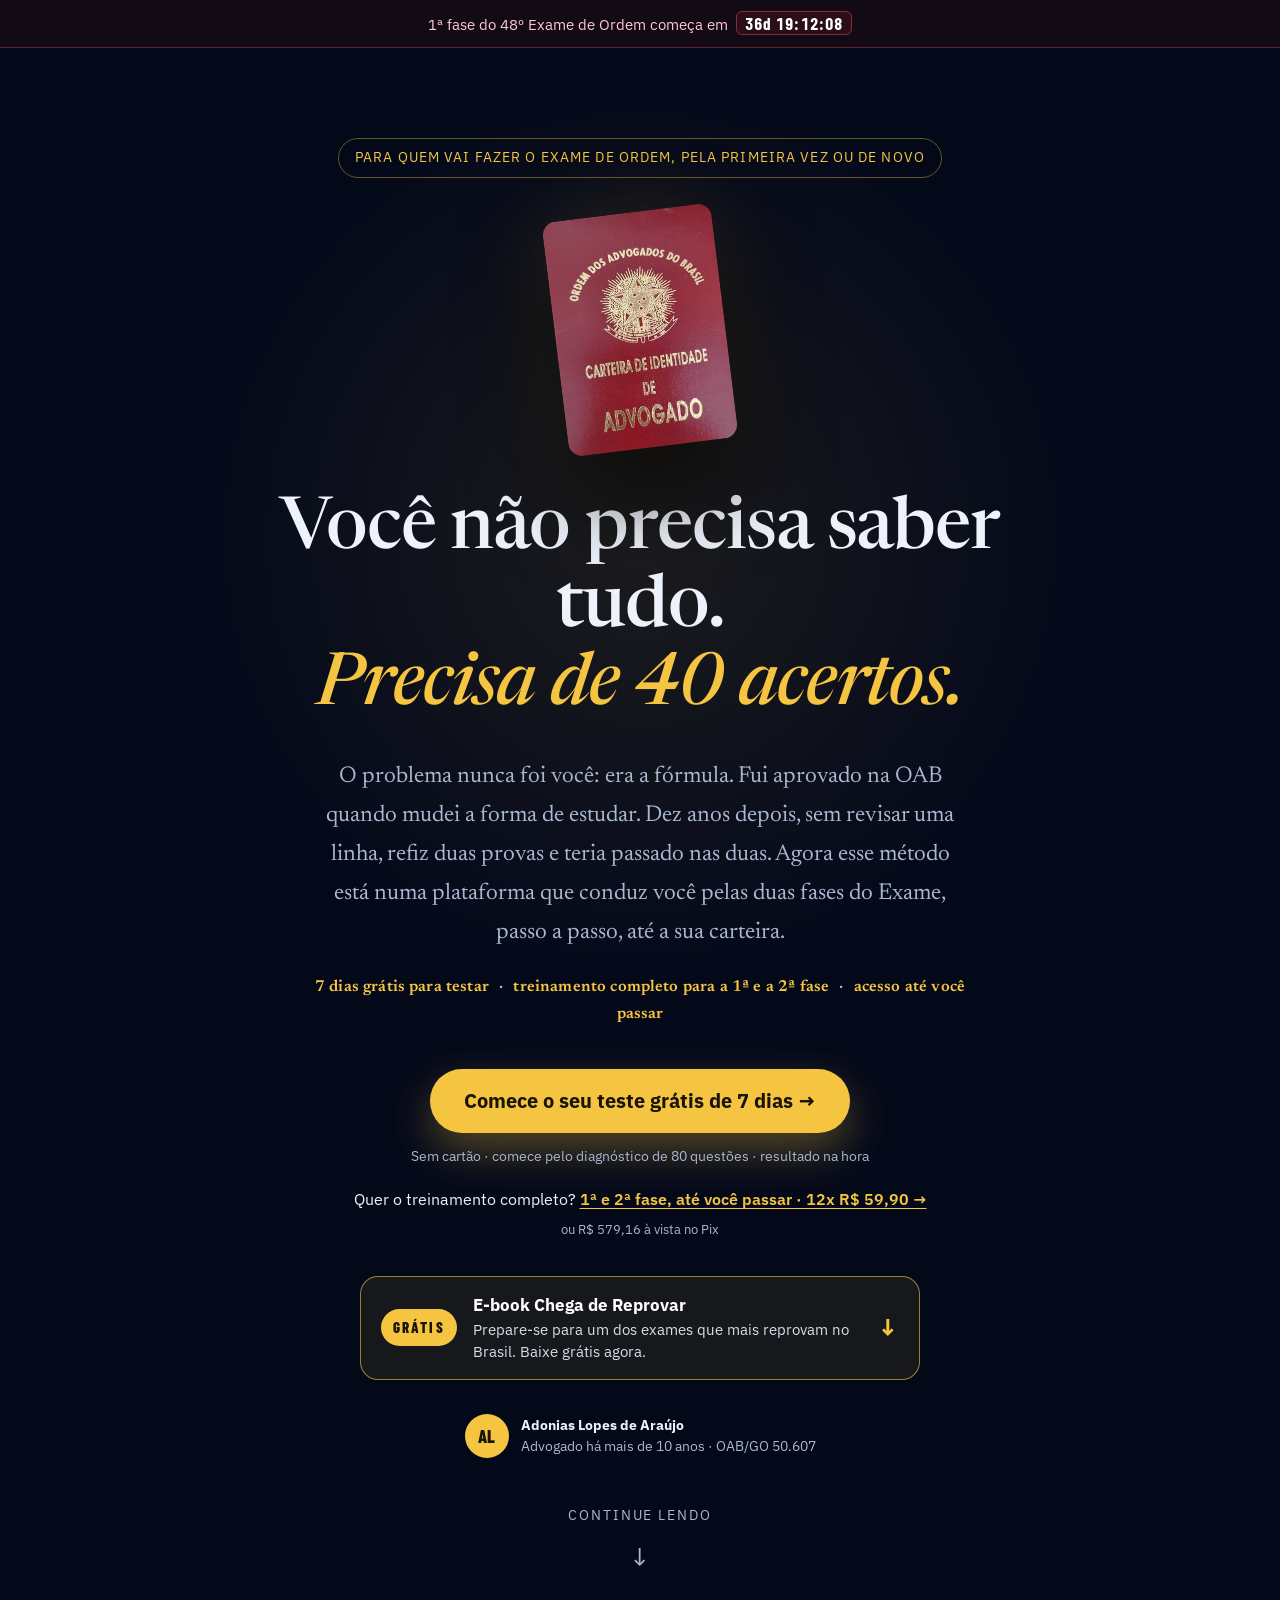
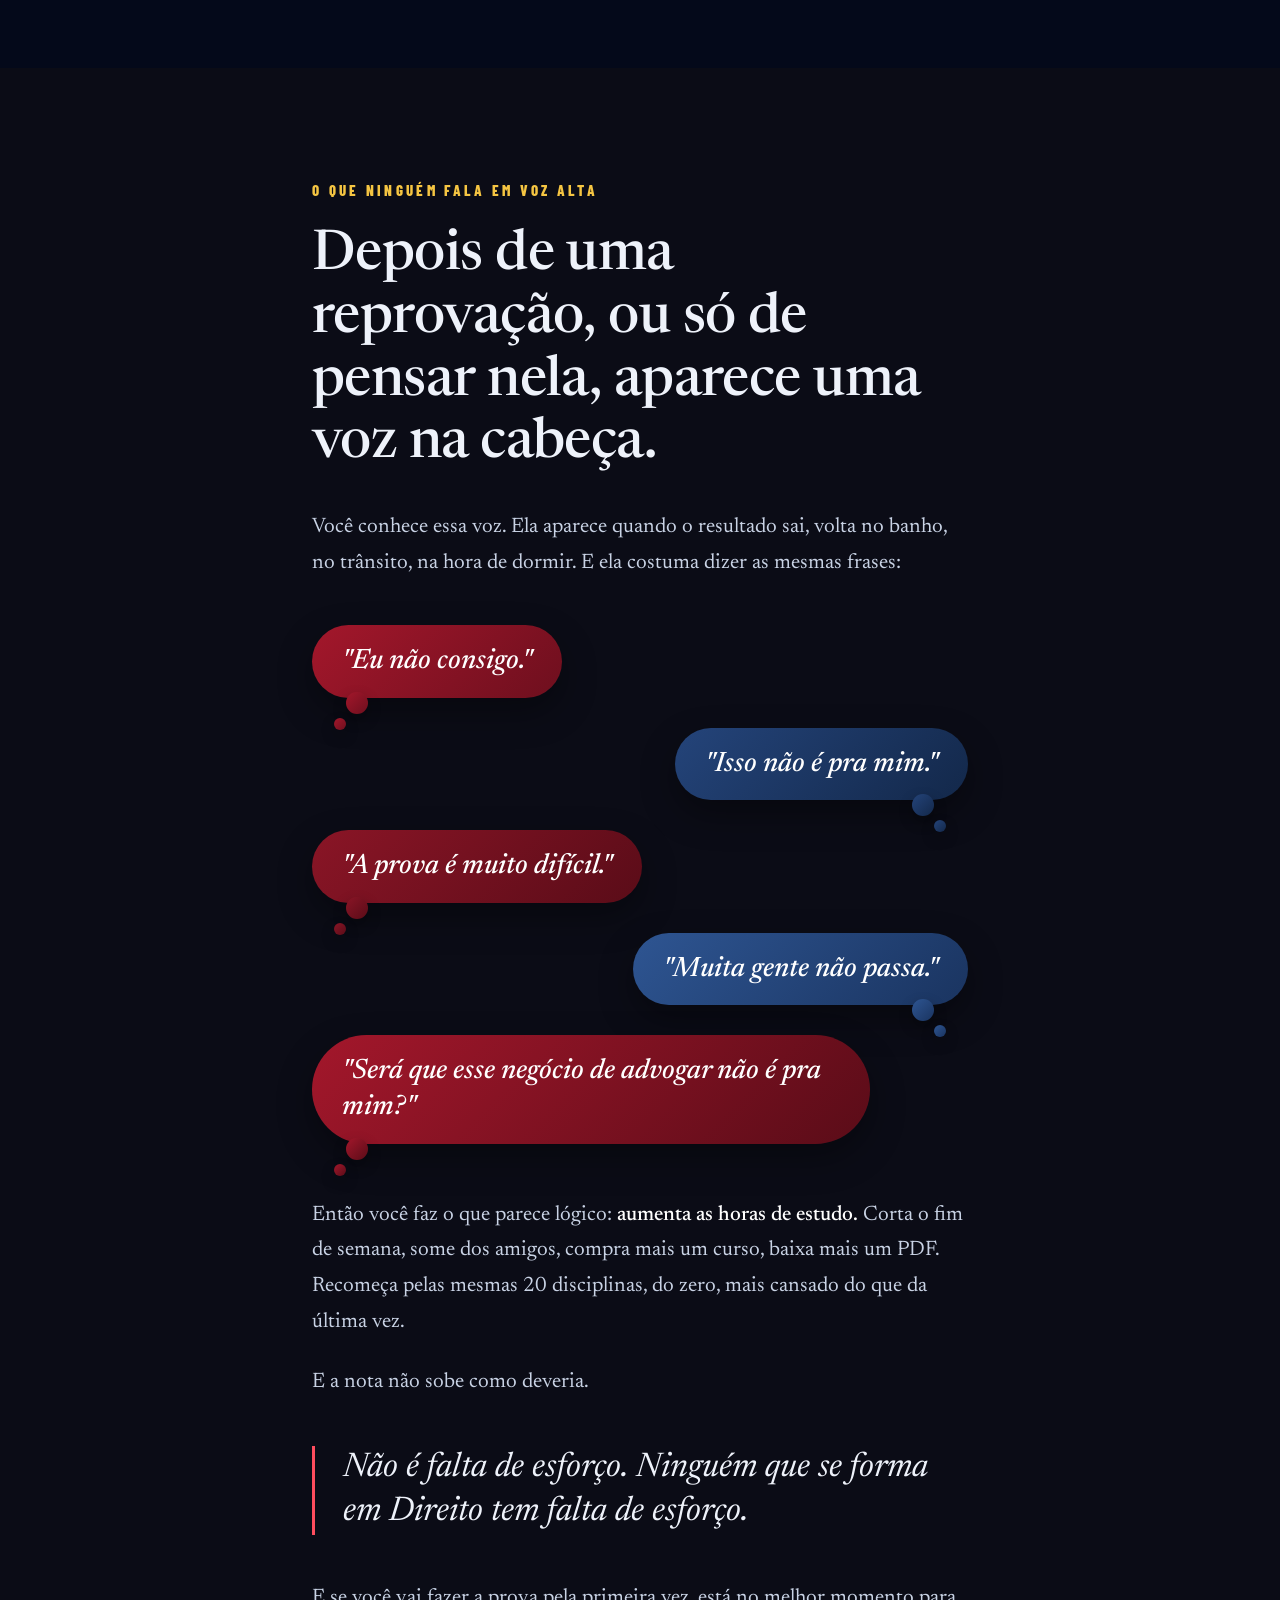
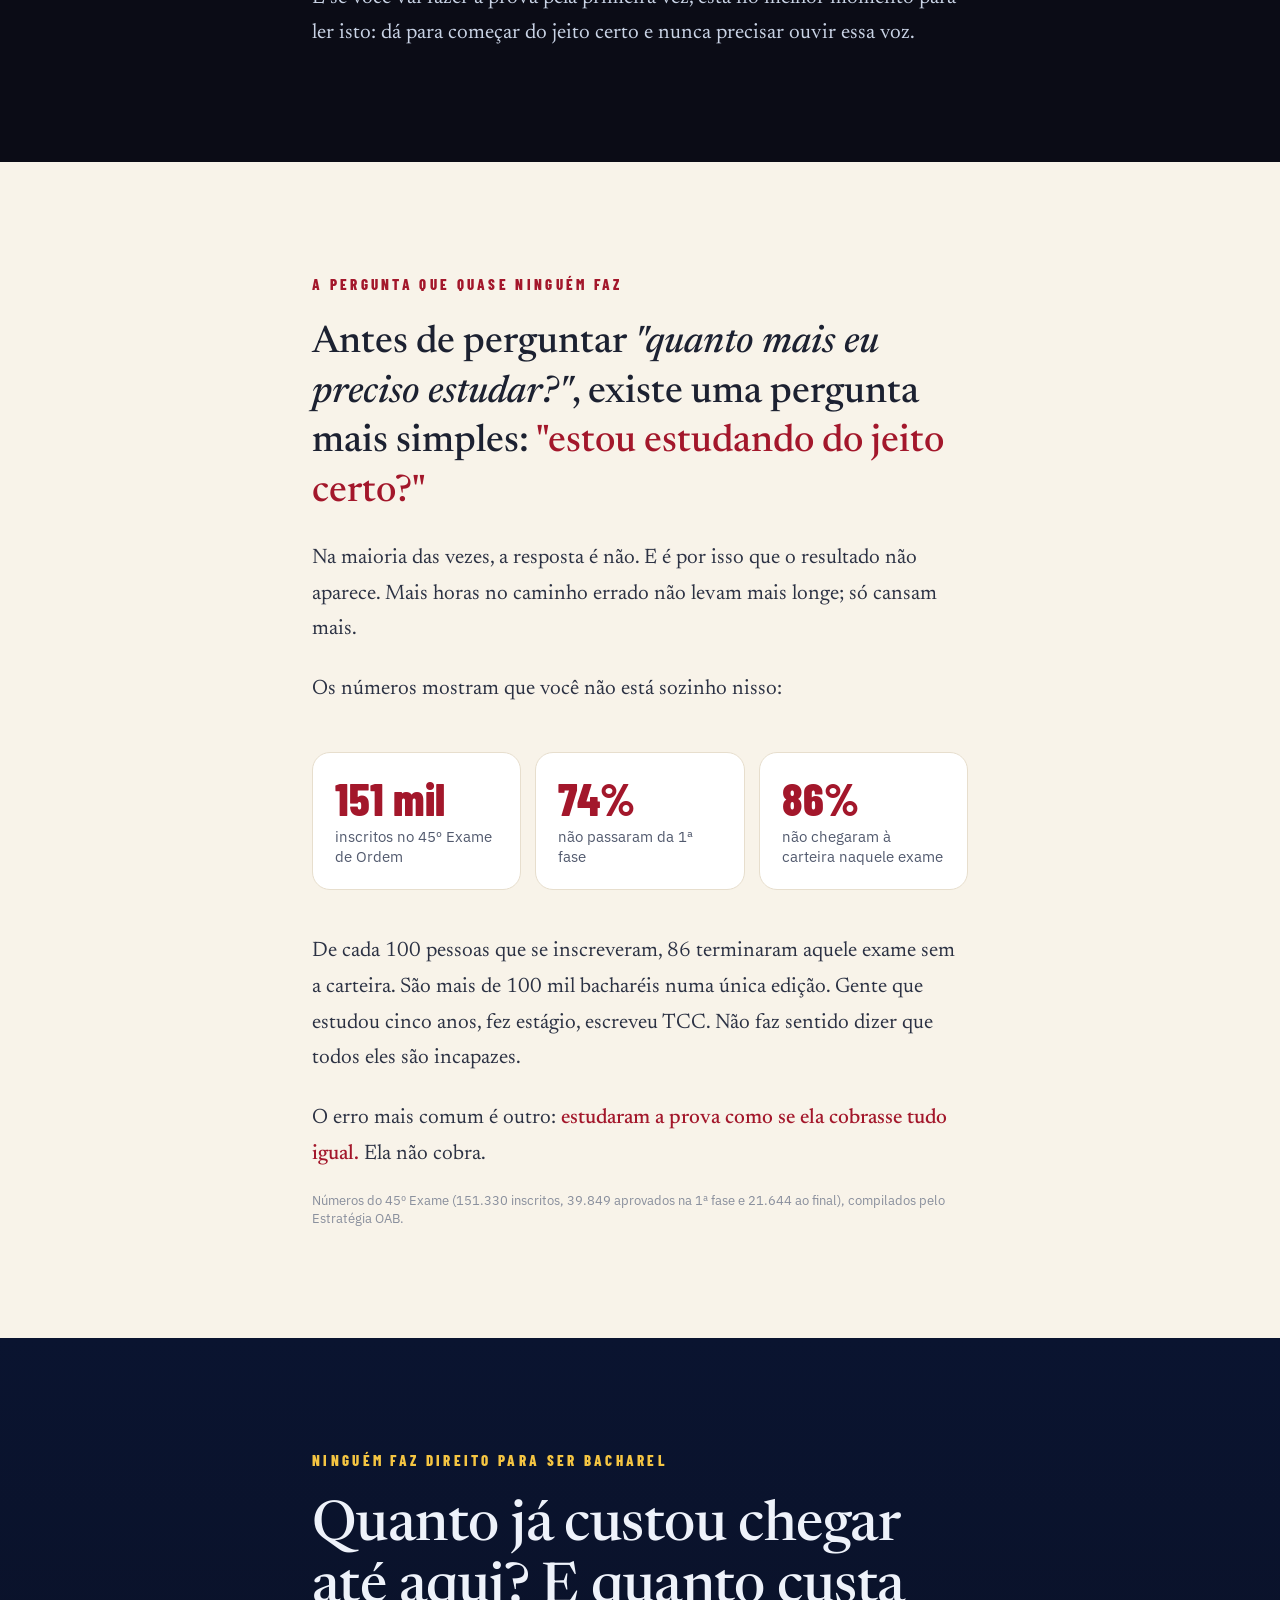
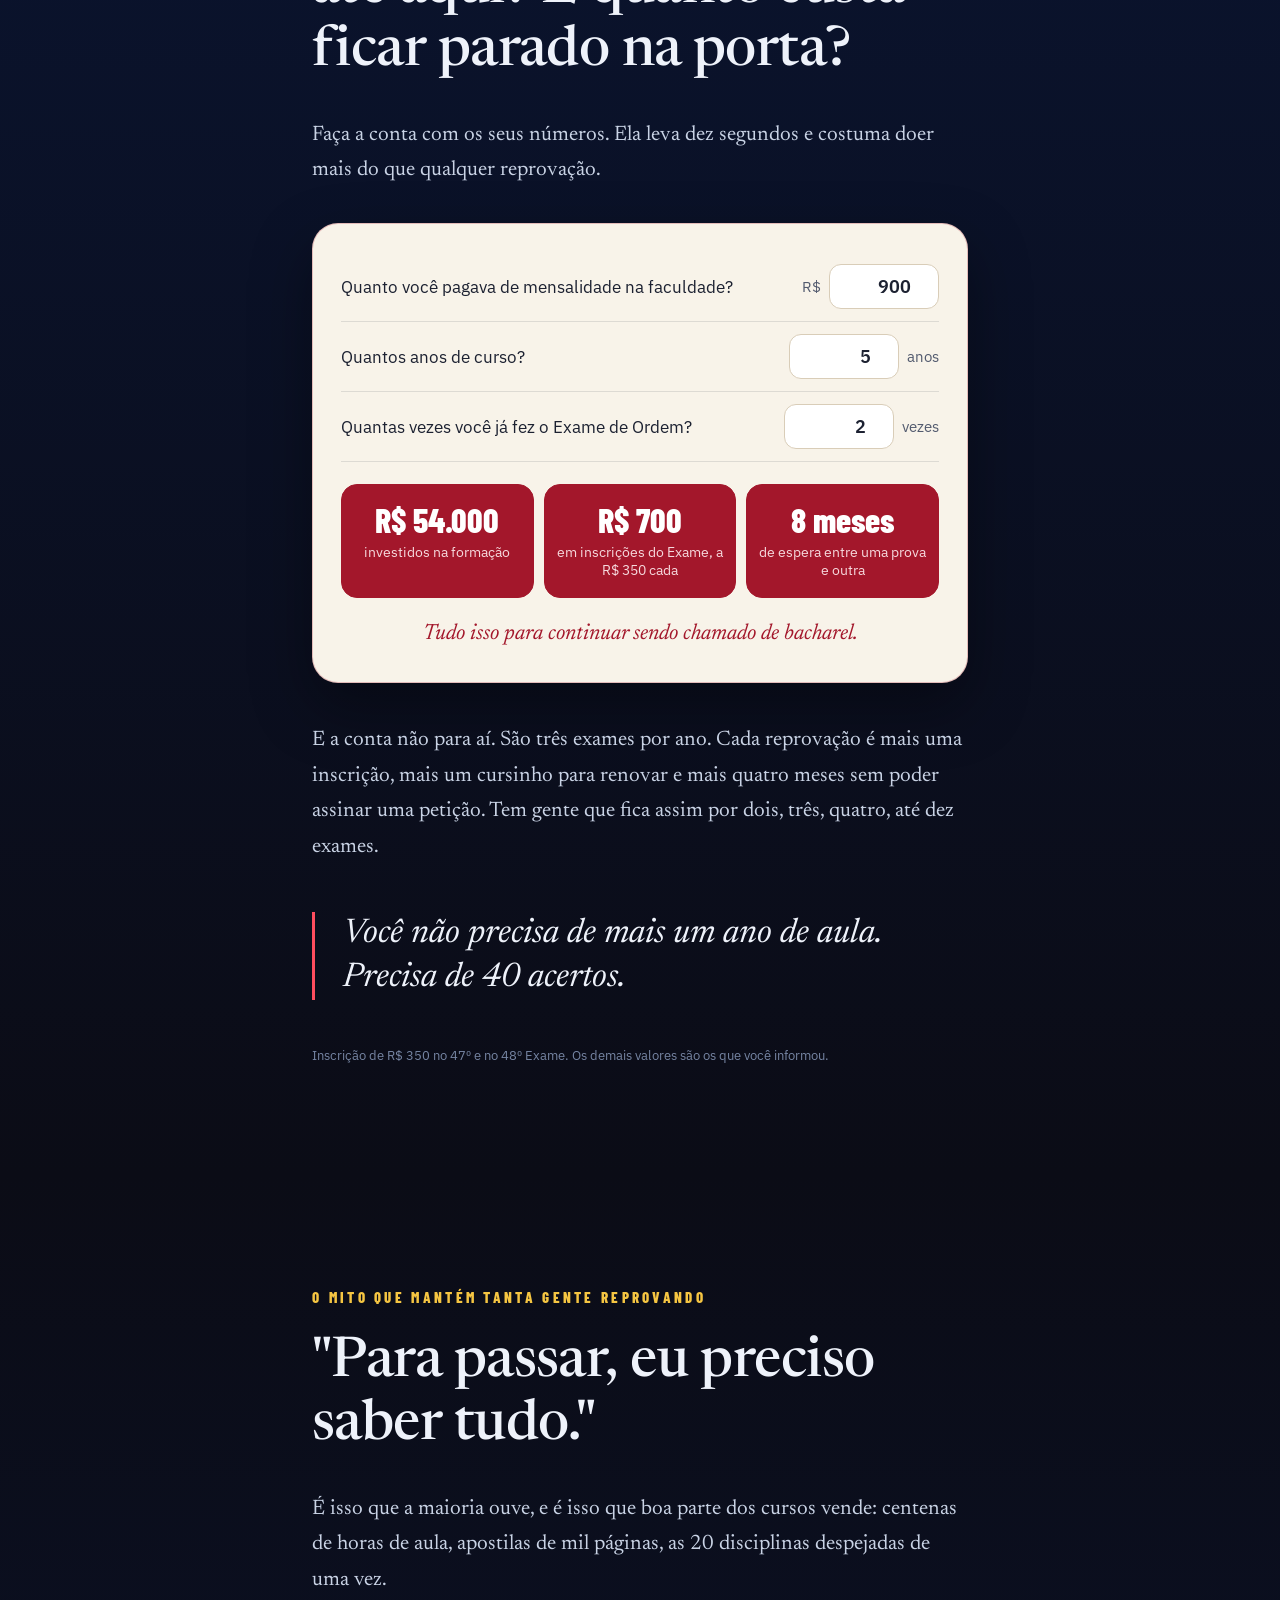
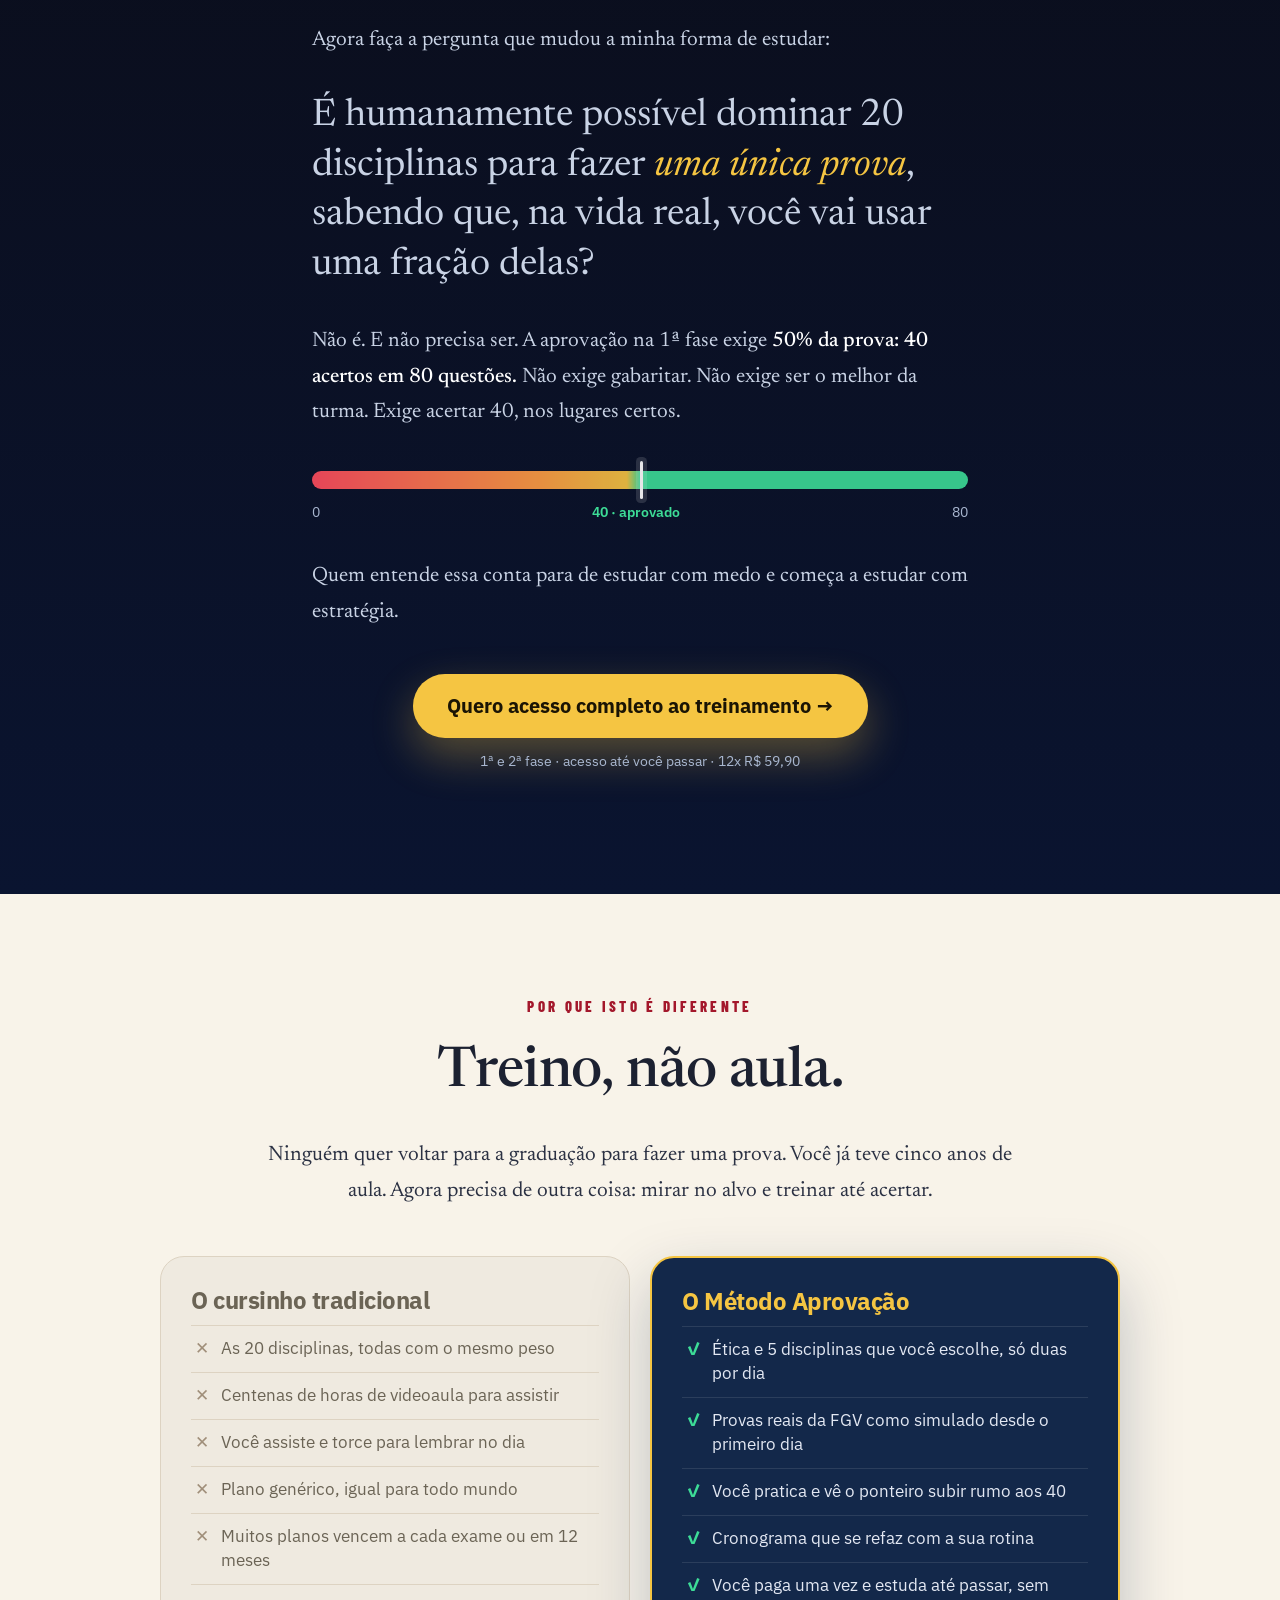
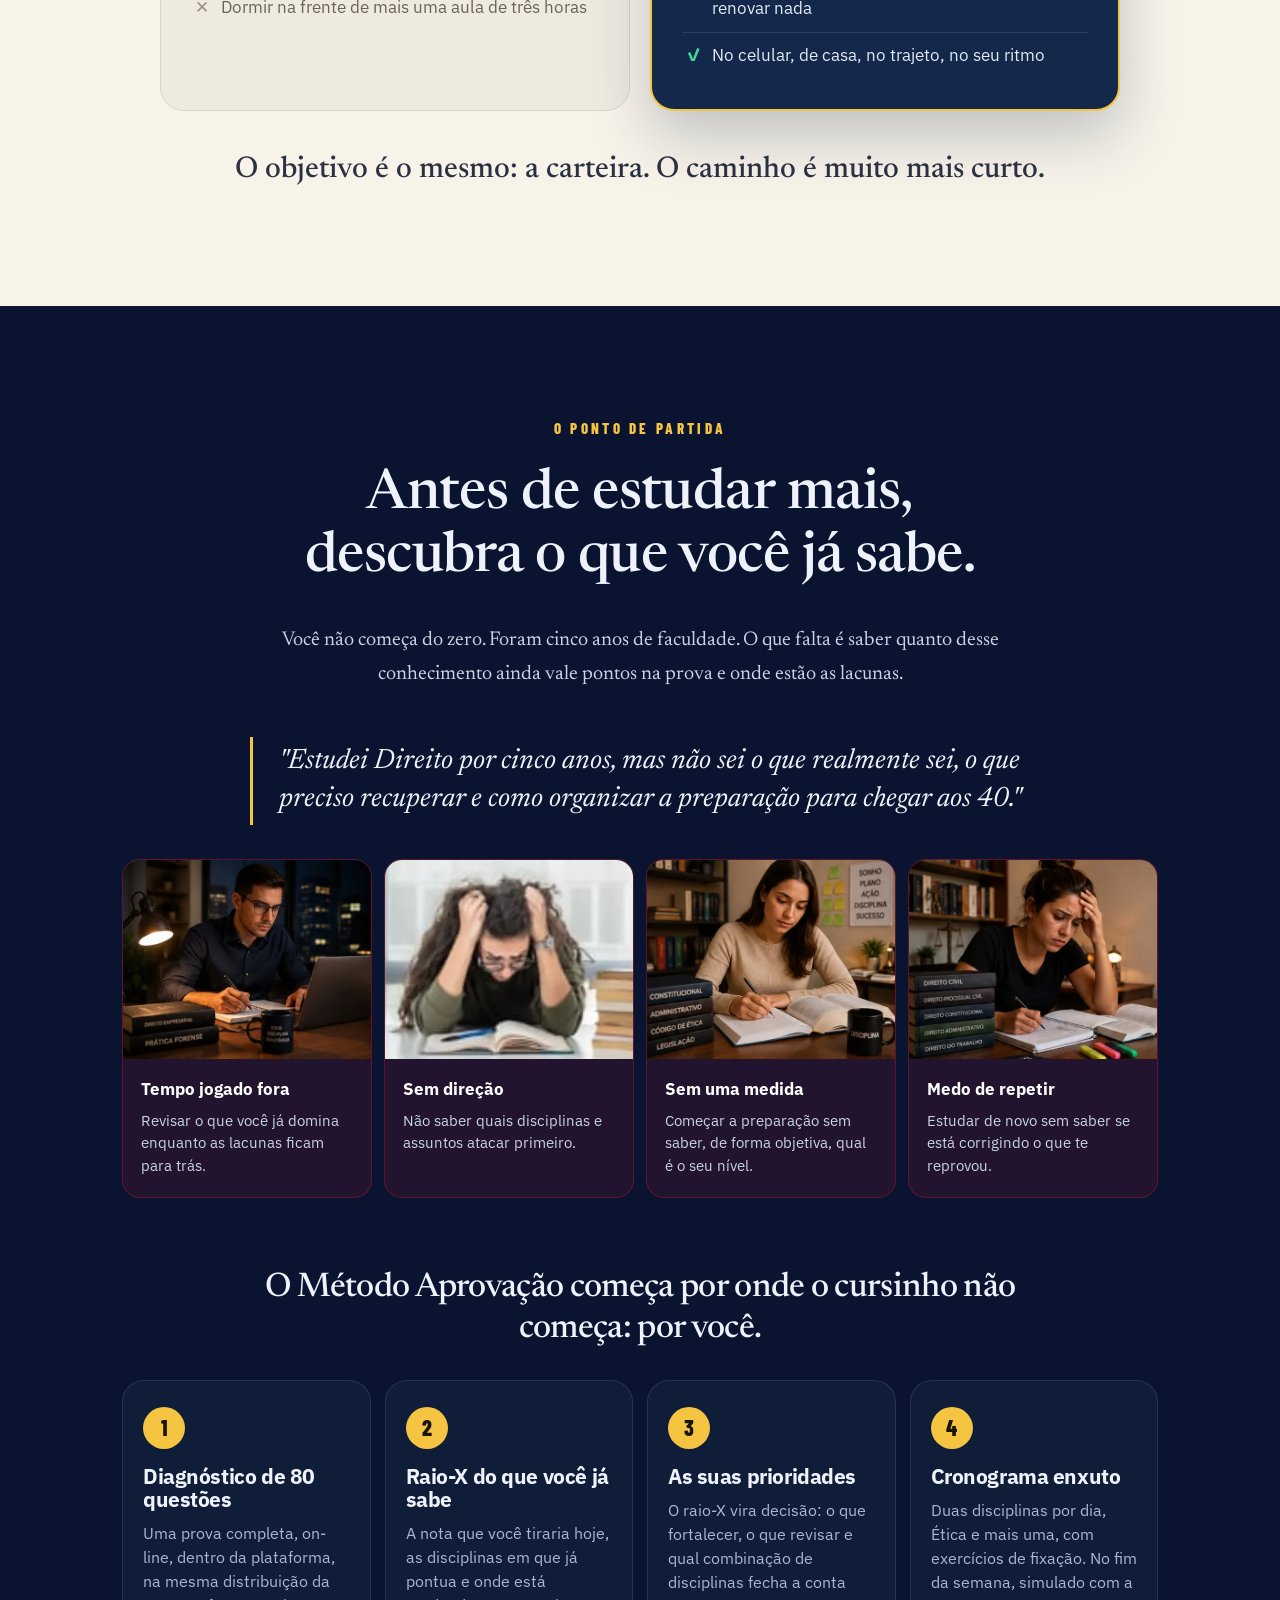
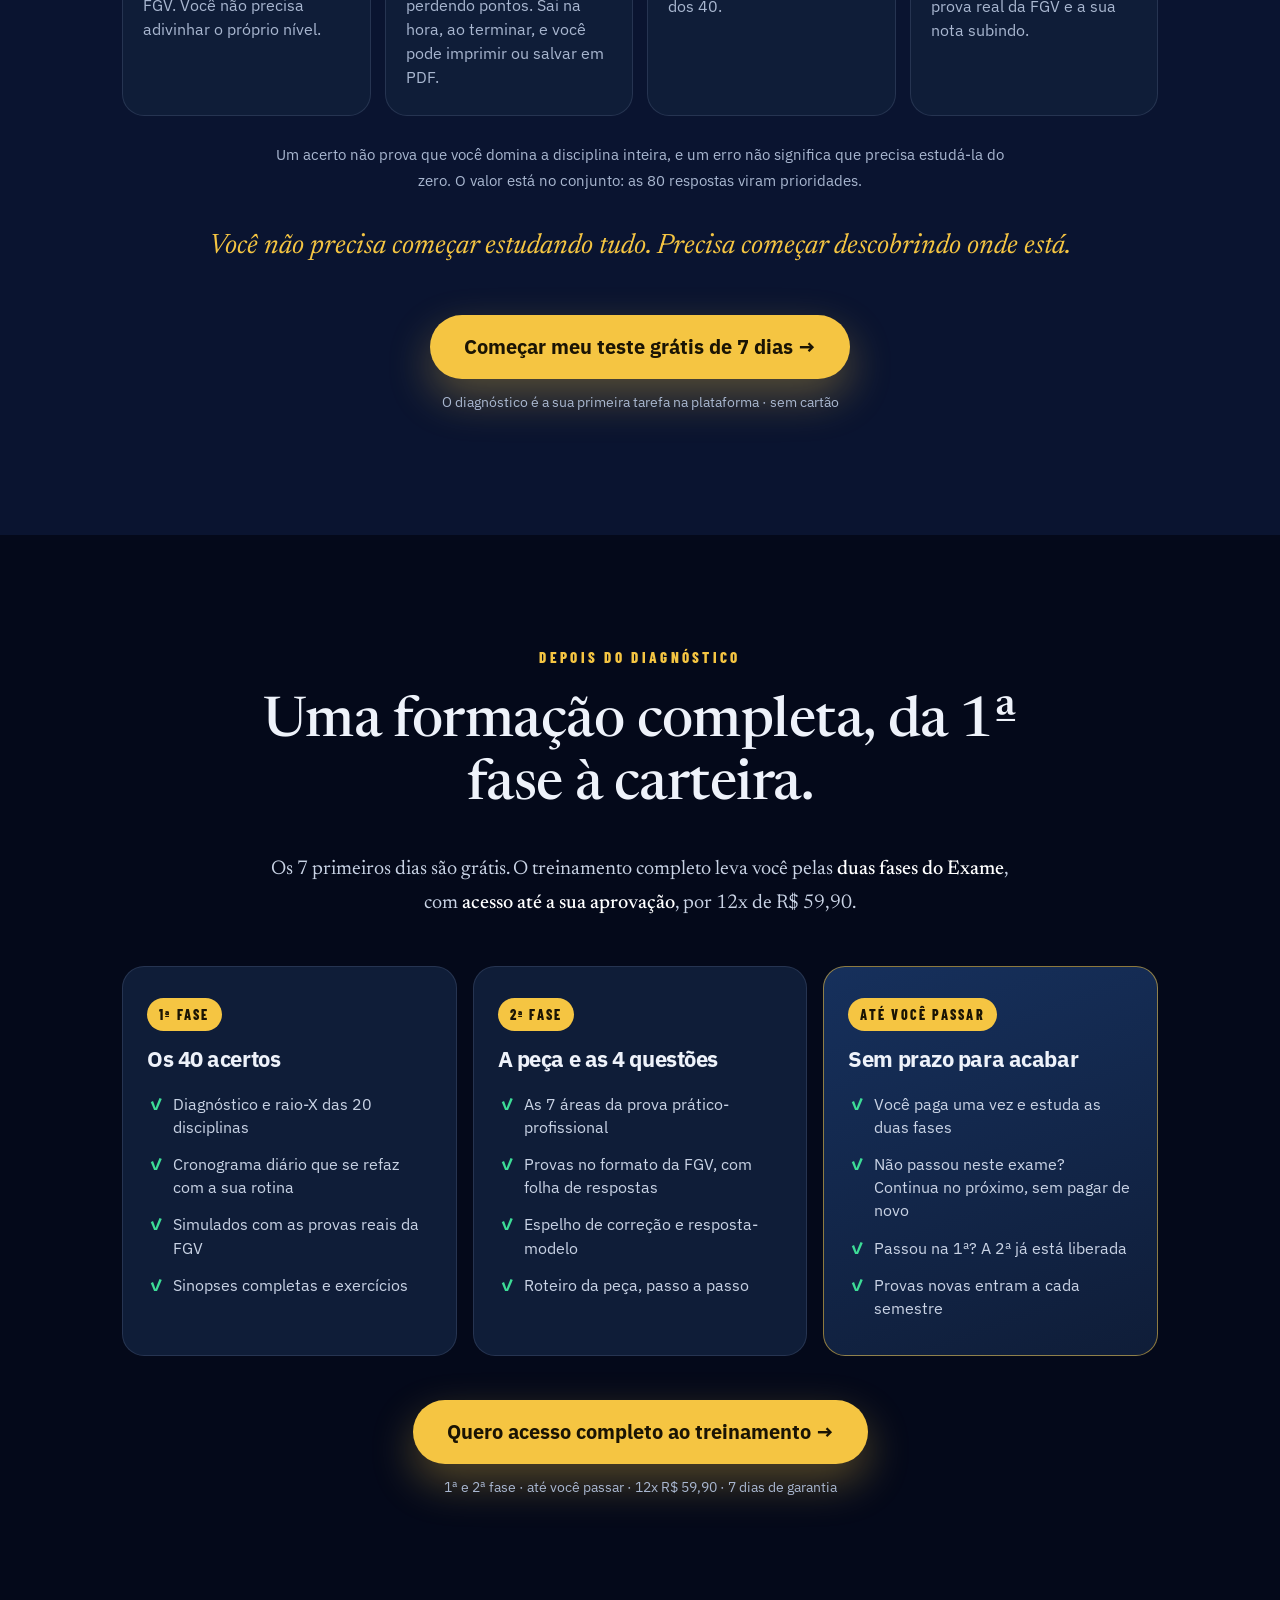
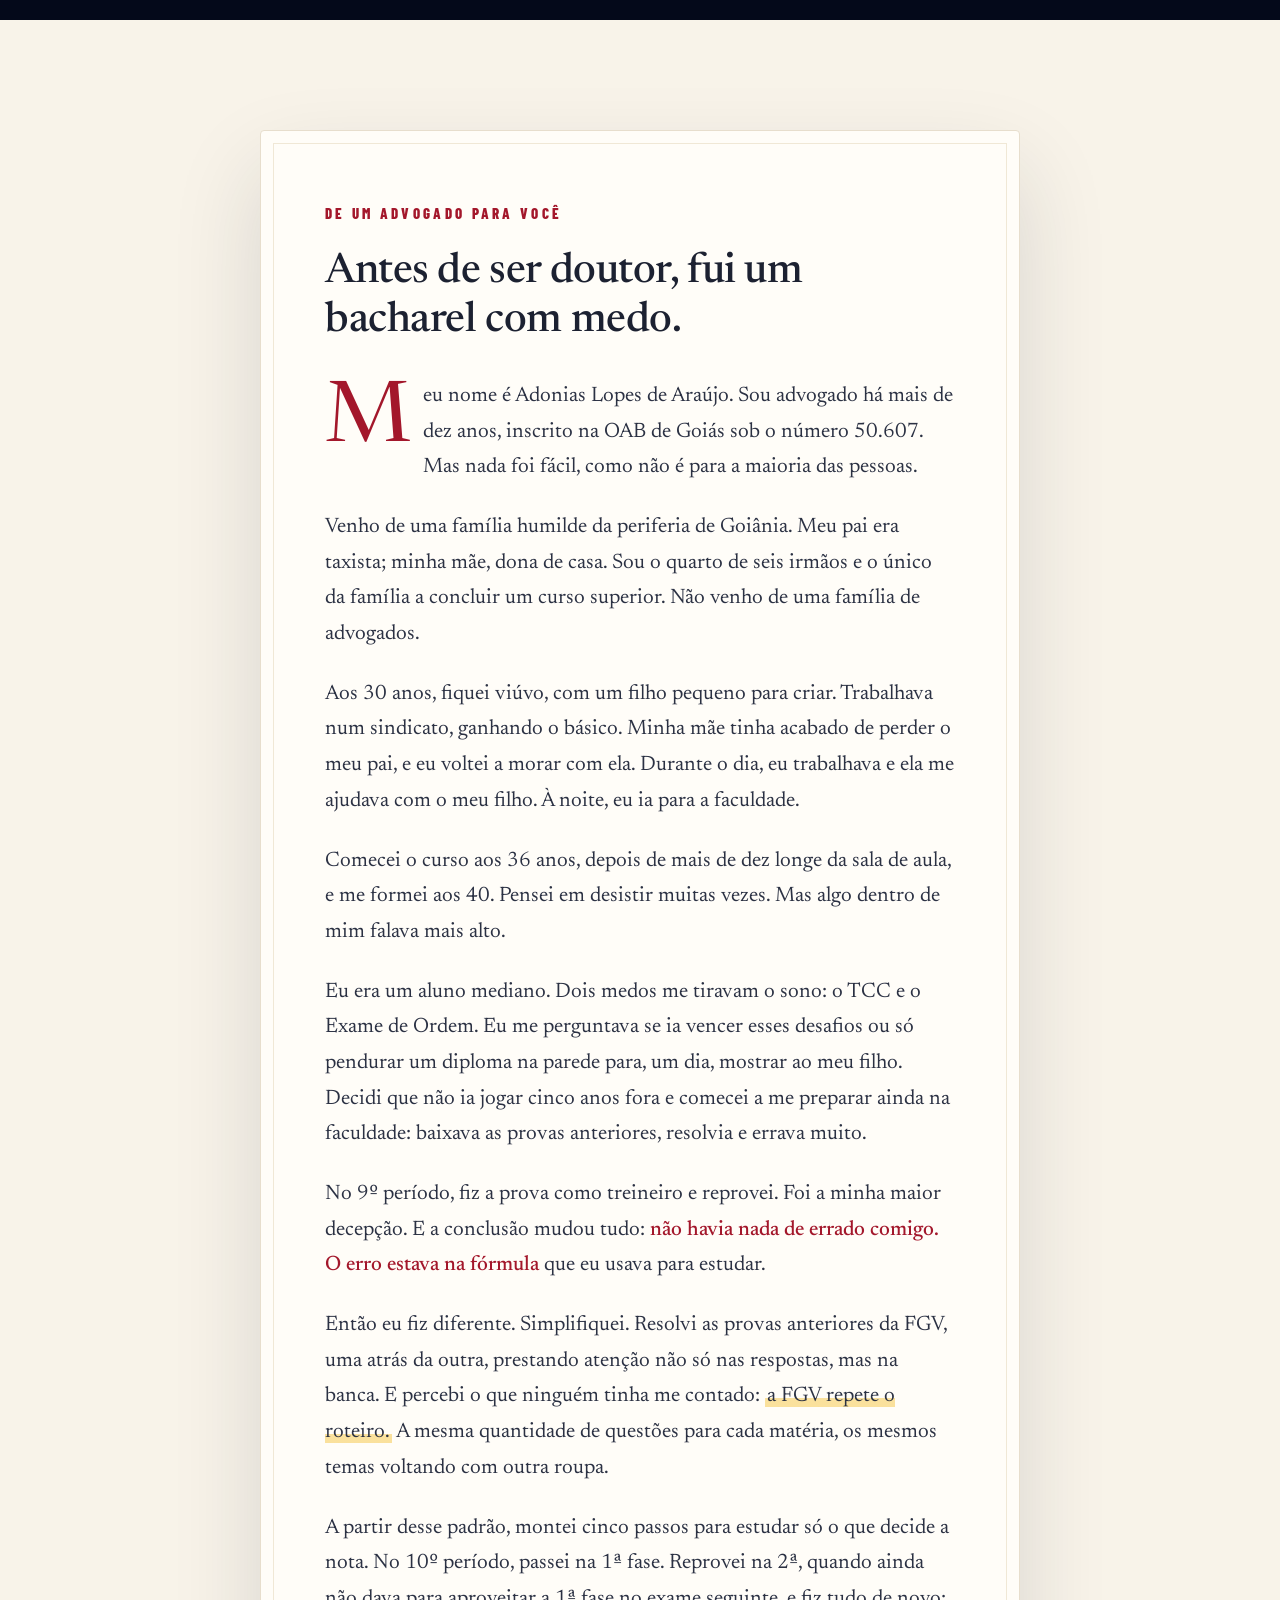
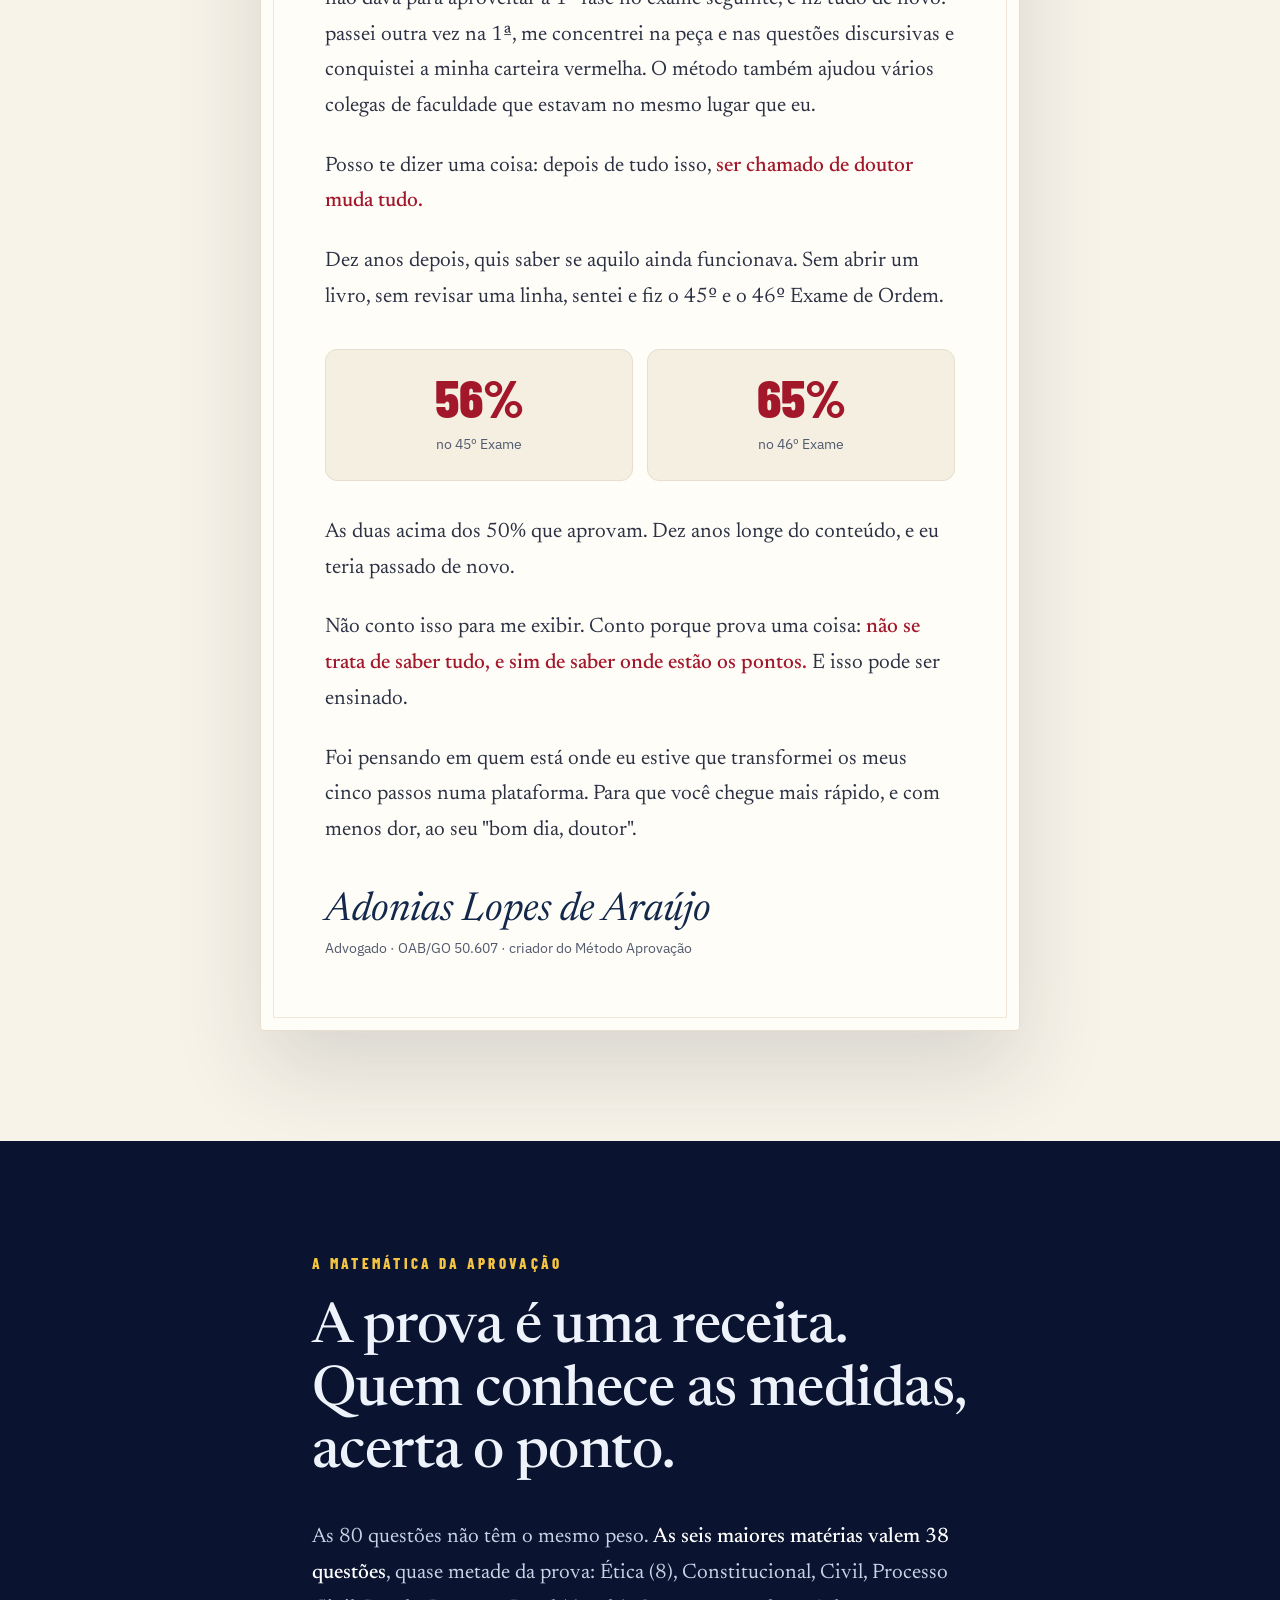
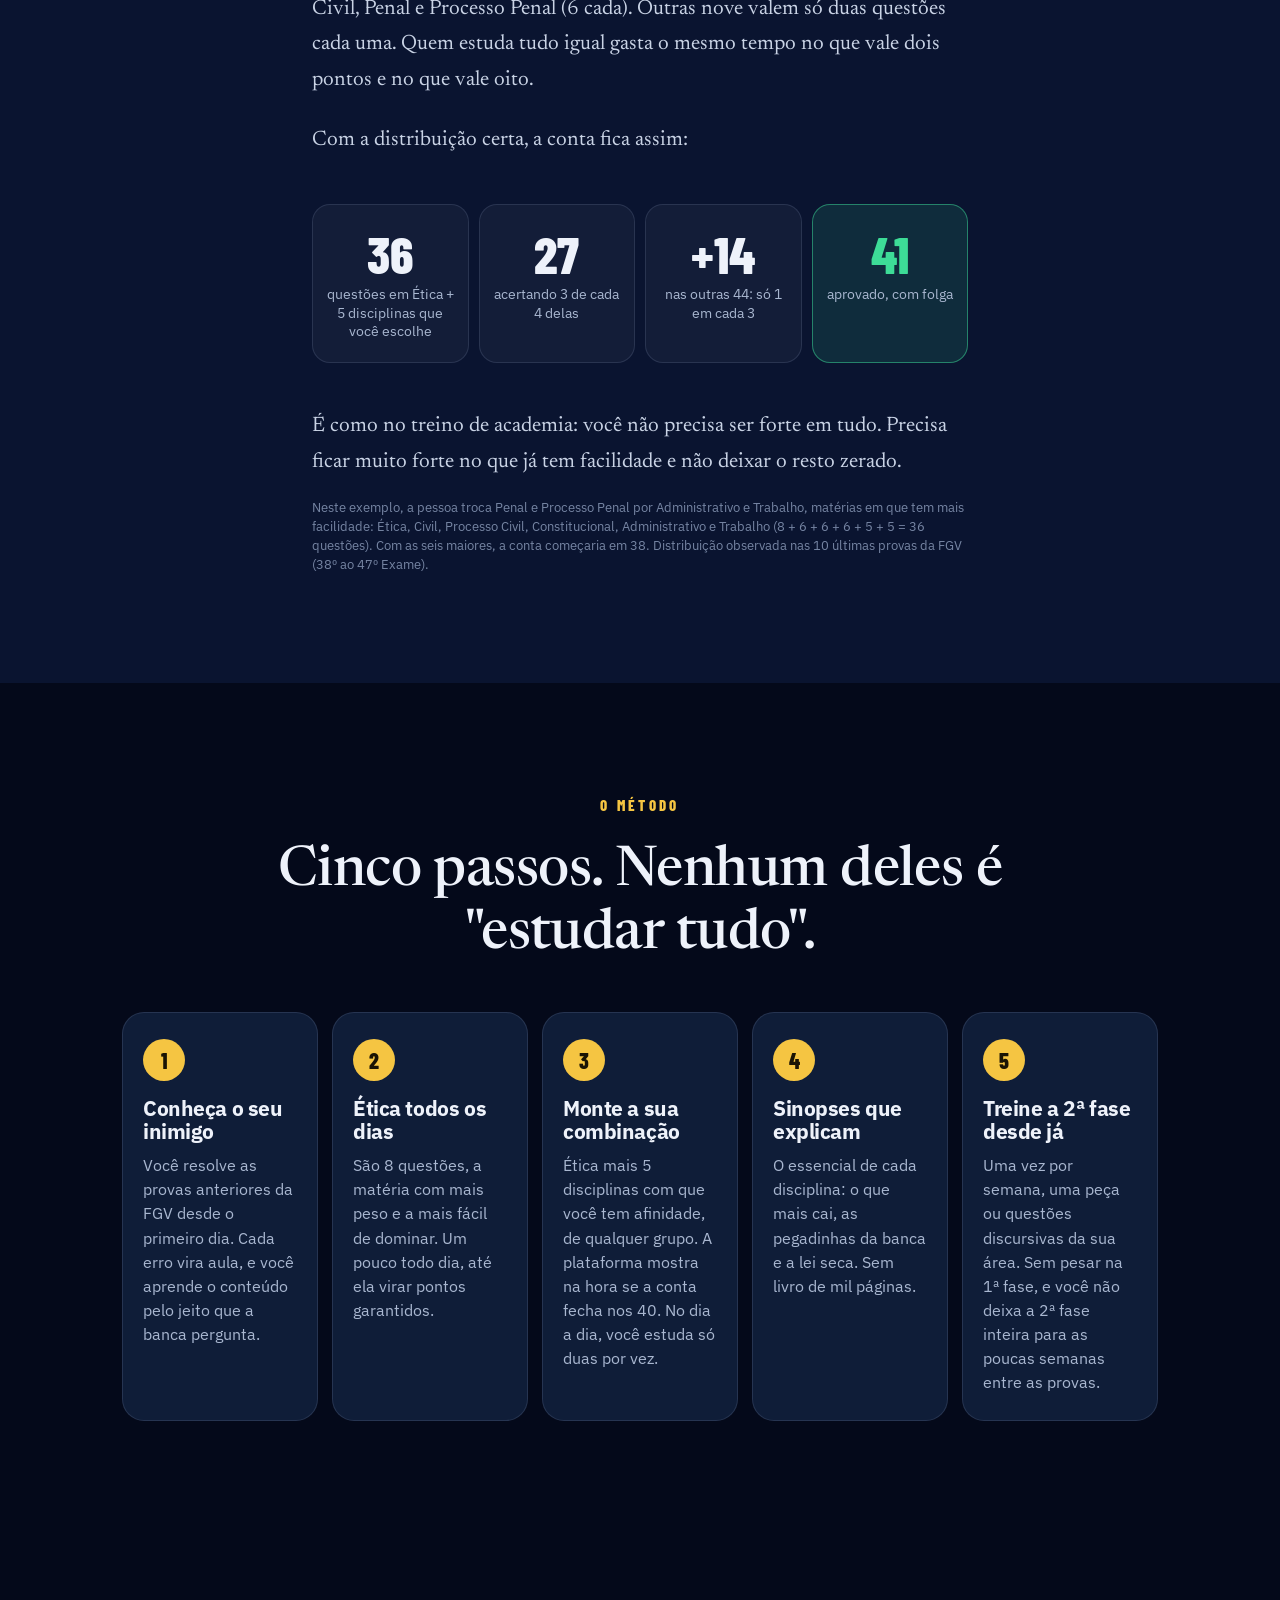
<file: oab/vendas/index.html>
<!doctype html>
<html lang="pt-BR" translate="no">
<head>
<script>/* endereço antigo (GitHub Pages) → plataforma no Cloudflare */if(/github\.io$/.test(location.hostname)){location.replace("https://metodo-aprovacao.pages.dev"+location.pathname.replace(/^\/vcpreparamelhor/,"")+location.search+location.hash)}</script>
<meta charset="utf-8">
<meta name="google" content="notranslate">
<meta name="viewport" content="width=device-width, initial-scale=1">
<title>Você não precisa saber tudo. Precisa de 40 acertos. · Método Aprovação OAB</title>
<meta name="description" content="O método com que um advogado foi aprovado na OAB e que, dez anos depois, sem revisar uma linha, o aprovaria de novo em duas provas. O método de 5 passos para os 40 acertos, numa plataforma que guia você pelas duas fases até a aprovação.">
<meta property="og:title" content="Você não precisa saber tudo. Precisa de 40 acertos. Método Aprovação OAB.">
<meta property="og:description" content="O método de 5 passos para chegar aos 40 acertos na 1ª fase, numa plataforma que guia você pelas duas fases até a aprovação.">
<meta property="og:image" content="https://metodo-aprovacao.pages.dev/oab/vendas/img/carteira.jpg">
<meta name="theme-color" content="#04091A">
<link rel="icon" href="data:image/svg+xml,%3Csvg xmlns='http://www.w3.org/2000/svg' viewBox='0 0 64 64'%3E%3Crect width='64' height='64' rx='14' fill='%2313284A'/%3E%3Ccircle cx='22' cy='32' r='8' fill='%23F5C542'/%3E%3Ccircle cx='42' cy='32' r='8' fill='none' stroke='%23F5F7FB' stroke-width='3'/%3E%3C/svg%3E">
<link rel="preconnect" href="https://fonts.googleapis.com">
<link rel="preconnect" href="https://fonts.gstatic.com" crossorigin>
<link href="https://fonts.googleapis.com/css2?family=Barlow+Condensed:wght@700;800&family=IBM+Plex+Sans:wght@400;500;600;700&family=Newsreader:ital,opsz,wght@0,6..72,400;0,6..72,500;1,6..72,400;1,6..72,500&display=swap" rel="stylesheet">
<script src="../config.js"></script>
<script src="../rastreio.js"></script>
<script>
/* ===== CONFIGURAÇÃO DE VENDAS — checkout da Kiwify ===== */
window.VENDAS = {
  checkout1: 'https://pay.kiwify.com.br/PBkoTUO',   // Kiwify · acesso completo 1ª e 2ª fase, até passar (12x R$ 59,90 · configurar parcelamento sem juros na Kiwify)
  whatsapp: '5562982712108',
  prova: '2027-01-10T13:00:00-03:00'   // 1ª fase do 48º Exame
};
</script>
<style>
:root{--noite:#04091A;--noite2:#0A1430;--linha:rgba(157,176,211,.16);--luz:#EEF2FA;--nevoa:#A9B7D0;--ouro:#F5C542;--brasa:#FF4D5E;--folha:#3DDC97;--papel:#F8F3E9;--tinta:#1C2131;--tinta2:#525A6E;--vinho:#A3172B}
*{box-sizing:border-box;margin:0;padding:0}
html{scroll-behavior:smooth}
body{background:var(--noite);color:var(--luz);font-family:'Newsreader',Georgia,serif;font-size:21px;line-height:1.7;-webkit-font-smoothing:antialiased}
img{max-width:100%;display:block}
a{color:inherit}
.col{max-width:700px;margin:0 auto;padding:0 22px}
.larga{max-width:1080px;margin:0 auto;padding:0 22px}
section{padding:110px 0;position:relative}
p+p{margin-top:24px}
.kicker{display:block;font-family:'Barlow Condensed',sans-serif;font-weight:800;font-size:15px;letter-spacing:.22em;text-transform:uppercase;color:var(--ouro);margin-bottom:22px}
.papel .kicker{color:var(--vinho)}
h1,h2,h3{font-family:'IBM Plex Sans',sans-serif;font-weight:700;letter-spacing:-.02em;line-height:1.1}
h2{font-size:clamp(34px,5.2vw,56px);margin-bottom:34px}
.serif-t{font-family:'Newsreader',serif !important;font-weight:500 !important;letter-spacing:-.01em;line-height:1.12}
.o{color:var(--ouro)}.r{color:var(--brasa)}
.papel{background:var(--papel);color:var(--tinta)}
.papel p{color:#2B3143}
.btn{display:inline-flex;align-items:center;justify-content:center;gap:10px;font-family:'IBM Plex Sans',sans-serif;font-weight:700;font-size:20px;line-height:1.2;padding:20px 34px;border-radius:999px;text-decoration:none;border:0;cursor:pointer;transition:transform .15s ease,box-shadow .15s ease;text-align:center}
.btn:hover{transform:translateY(-2px)}
.btn.pri{background:var(--ouro);color:#1A1404;box-shadow:0 18px 44px rgba(245,197,66,.32)}
.btn.ouro{background:var(--ouro);color:#1A1404;box-shadow:0 18px 44px rgba(245,197,66,.3)}
.btn:focus-visible{outline:3px solid #3EC5FF;outline-offset:3px}
.miudo{display:block;margin-top:12px;font-family:'IBM Plex Sans',sans-serif;font-size:14px;color:var(--nevoa)}
.faixa{font-family:'IBM Plex Sans',sans-serif;background:#120A14;border-bottom:1px solid rgba(255,77,94,.35);color:#FFC9CF;text-align:center;font-size:14.5px;padding:9px 16px}
.faixa b{color:#fff}
.relogio{font-family:'Barlow Condensed',sans-serif;font-weight:700;font-size:17px;letter-spacing:.06em;font-variant-numeric:tabular-nums;background:#2A0F18;border:1px solid rgba(255,77,94,.45);border-radius:6px;padding:1px 8px;margin-left:4px;white-space:nowrap}
/* 1 abertura */
.abre{min-height:92vh;display:flex;align-items:center;padding:90px 0;background:radial-gradient(50% 40% at 50% 30%,rgba(245,197,66,.10),transparent 70%),var(--noite);text-align:center}
.abre .carteira{width:170px;margin:0 auto 46px;transform:rotate(-7deg);border-radius:14px;box-shadow:0 40px 90px rgba(0,0,0,.75),0 0 80px rgba(245,197,66,.15)}
.abre h1{font-family:'Newsreader',serif;font-weight:500;font-size:clamp(38px,6.2vw,72px);line-height:1.08;letter-spacing:-.015em;max-width:900px;margin:0 auto}
.abre h1 em{color:var(--ouro)}
.abre .sub{max-width:640px;margin:30px auto 0;color:var(--nevoa);font-size:clamp(19px,2.3vw,23px)}
.desce{margin-top:46px;font-family:'IBM Plex Sans',sans-serif;font-size:14px;letter-spacing:.14em;text-transform:uppercase;color:var(--nevoa)}
.desce span{display:block;font-size:26px;margin-top:6px;animation:d 1.8s ease-in-out infinite}
@keyframes d{50%{transform:translateY(6px)}}
/* 2 lembrança */
.lembra p{color:#C9D3E5}
.grande{font-size:clamp(28px,3.6vw,38px);line-height:1.3;color:var(--luz)}
.pausa{display:block;text-align:center;font-size:30px;letter-spacing:.5em;color:var(--ouro);margin:56px 0}
/* 3 resultado */
.resultado{background:linear-gradient(180deg,var(--noite),#0B0C16)}
.resultado p{color:#C9D3E5}
.tela{margin:40px 0;border-radius:18px;background:#0E1222;border:1px solid var(--linha);padding:26px 26px 20px;font-family:'IBM Plex Sans',sans-serif;font-size:15px;color:#7F8BA6;box-shadow:0 30px 70px rgba(0,0,0,.5)}
.tela .t{font-weight:600;color:#C9D3E5;margin-bottom:14px;font-size:14px;letter-spacing:.06em;text-transform:uppercase}
.tela .ln{padding:7px 0;border-top:1px solid rgba(157,176,211,.08);display:flex;justify-content:space-between;gap:10px}
.tela .ln.vazio{color:var(--brasa);justify-content:center;font-style:italic;padding:14px 0}
.dor{font-size:clamp(30px,4vw,44px) !important;line-height:1.2;color:var(--luz) !important}
/* 4 invisível */
.invisivel{background:#0B0C16}
.invisivel p{color:#C2C9D9}
.lista-dor{list-style:none;margin:0 0 34px}
.lista-dor li{padding:16px 0 16px 34px;border-top:1px solid rgba(255,255,255,.07);position:relative;color:#D7DDEA}
.lista-dor li:before{content:'';position:absolute;left:4px;top:31px;width:12px;height:2px;background:var(--brasa)}
.citacao{margin:46px 0;padding-left:28px;border-left:3px solid var(--brasa);font-style:italic;font-size:clamp(26px,3.2vw,34px) !important;line-height:1.3;color:var(--luz) !important}
/* 5 absolvição */
.absolve .grande{color:var(--tinta);font-weight:500}
.absolve .grande b{color:var(--vinho);font-weight:500}
.fatos{margin:44px 0;display:grid;grid-template-columns:repeat(3,1fr);gap:14px;font-family:'IBM Plex Sans',sans-serif}
.ft{background:#fff;border:1px solid #E7DECD;border-radius:18px;padding:22px}
.ft b{display:block;font-family:'Barlow Condensed',sans-serif;font-weight:800;font-size:46px;line-height:1;color:var(--vinho)}
.ft span{display:block;font-size:14.5px;color:var(--tinta2);margin-top:6px;line-height:1.4}
.fonte{font-family:'IBM Plex Sans',sans-serif;font-size:12.5px !important;color:#888E9C !important;line-height:1.5;margin-top:18px}
.destaque{color:var(--vinho);font-weight:500}
/* 6 sonho */
.sonho{background:radial-gradient(80% 60% at 50% 0%,rgba(245,197,66,.14),transparent 60%),#0B1430;overflow:hidden}
.sonho p{color:#D9E0EE}
.feche{font-style:italic;color:var(--ouro) !important;font-size:24px}
.cena{margin:40px 0;padding:6px 0 6px 30px;border-left:2px solid rgba(245,197,66,.5)}
.cena p{font-size:23px}
.cena p b{color:#fff;font-weight:500}
.juramento{margin:54px 0;text-align:center;font-style:italic;font-size:clamp(24px,3vw,32px) !important;line-height:1.4;color:var(--ouro) !important}
.juramento small{display:block;font-style:normal;font-family:'IBM Plex Sans',sans-serif;font-size:13px;letter-spacing:.14em;text-transform:uppercase;color:var(--nevoa);margin-top:16px}
.ouro-t{color:var(--ouro);font-weight:500}
/* 7 carta */
.carta{max-width:760px;margin:0 auto;background:#FFFDF8;border:1px solid #E7DECD;border-radius:4px;padding:70px 64px;box-shadow:0 40px 90px rgba(28,33,49,.14);position:relative}
.carta:before{content:'';position:absolute;inset:12px;border:1px solid #F0E8D6;pointer-events:none}
.carta h2{font-family:'Newsreader',serif;font-weight:500;letter-spacing:-.01em;font-size:clamp(30px,4.2vw,42px);line-height:1.15;color:var(--tinta)}
.carta p{font-size:21px;color:#2B3143}
.carta p b{color:var(--vinho);font-weight:500}
.carta .cap:first-letter{float:left;font-size:84px;line-height:.82;padding:8px 12px 0 0;color:var(--vinho)}
.marca-texto{background:linear-gradient(180deg,transparent 58%,rgba(245,197,66,.5) 58%);padding:0 2px}
.notas{display:flex;gap:14px;margin:34px 0;flex-wrap:wrap;font-family:'IBM Plex Sans',sans-serif}
.nt{flex:1;min-width:150px;text-align:center;padding:20px 14px;border-radius:12px;background:#F5EFE2;border:1px solid #E7DECD}
.nt b{display:block;font-family:'Barlow Condensed',sans-serif;font-weight:800;font-size:54px;line-height:1;color:var(--vinho)}
.nt span{font-size:13.5px;color:var(--tinta2)}
.assin{margin-top:40px}
.assin .sig{font-family:'Newsreader',serif;font-style:italic;font-size:40px;color:#13284A;line-height:1.1}
.assin small{display:block;font-family:'IBM Plex Sans',sans-serif;font-size:13.5px;color:var(--tinta2);margin-top:4px}
/* 8 segredo */
.segredo{background:var(--noite2)}
.segredo p{color:#C9D3E5}
.segredo p b{color:#fff;font-weight:500}
.conta{margin:46px 0;display:grid;grid-template-columns:repeat(4,1fr);gap:10px;font-family:'IBM Plex Sans',sans-serif;text-align:center}
.cc{padding:22px 10px;border-radius:18px;background:rgba(255,255,255,.04);border:1px solid var(--linha)}
.cc b{display:block;font-family:'Barlow Condensed',sans-serif;font-weight:800;font-size:52px;line-height:1;color:var(--luz)}
.cc span{display:block;font-size:13.5px;color:var(--nevoa);margin-top:6px;line-height:1.35}
.cc.fim{background:rgba(61,220,151,.12);border-color:rgba(61,220,151,.5)}.cc.fim b{color:var(--folha)}
/* 9 amanhã */
.amanha .grid{display:grid;grid-template-columns:1fr 1fr;gap:60px;align-items:center}
.amanha p{color:#C9D3E5}
.amanha p b{color:#fff;font-weight:500}
.fones{position:relative;height:580px}
.cel{position:absolute;width:255px;border-radius:38px;padding:9px;background:#0B0F18;box-shadow:0 40px 80px rgba(0,0,0,.6),inset 0 0 0 2px #2A3550}
.cel img{border-radius:30px}
.cel.a{left:0;top:50px;transform:rotate(-5deg)}.cel.b{left:44%;top:0;transform:rotate(4deg)}
.passo-dia{margin-top:6px;display:flex;flex-direction:column;gap:18px}
.pd{display:grid;grid-template-columns:96px 1fr;gap:18px;align-items:baseline}
.pd small{font-family:'Barlow Condensed',sans-serif;font-weight:800;font-size:16px;letter-spacing:.12em;color:var(--ouro);text-transform:uppercase}
.pd p{margin:0 !important;font-size:19px}
/* 10 oferta */
.oferta{background:radial-gradient(70% 50% at 50% 0%,#17305E,var(--noite) 75%)}
.oferta .intro{text-align:center;max-width:720px;margin:0 auto}
.oferta .intro p{color:#C9D3E5}
.promessa{max-width:760px;margin:46px auto 0;padding:34px 38px;border-radius:26px;border:1.5px solid rgba(245,197,66,.55);background:rgba(245,197,66,.06);text-align:center}
.promessa p{font-size:clamp(24px,3vw,30px);line-height:1.35;color:var(--luz)}
.promessa p b{color:var(--ouro);font-weight:500}
.inclui{max-width:760px;margin:40px auto 0;font-family:'IBM Plex Sans',sans-serif;columns:2;column-gap:30px}
.inclui li{list-style:none;break-inside:avoid;padding:10px 0 10px 30px;position:relative;font-size:16px;color:#D7DDEA;border-top:1px solid var(--linha)}
.inclui li:before{content:'✓';position:absolute;left:4px;color:var(--folha);font-weight:700}
.planos{display:grid;grid-template-columns:1fr 1fr;gap:22px;margin-top:50px;font-family:'IBM Plex Sans',sans-serif}
.pl{border-radius:28px;padding:36px 32px;background:#0F1D38;border:1px solid var(--linha);display:flex;flex-direction:column;position:relative}
.pl.dest{border:2.5px solid var(--ouro);background:linear-gradient(160deg,rgba(245,197,66,.14),rgba(245,197,66,.02) 60%),#0F1D38}
.pl .tag{position:absolute;top:-15px;left:28px;font-family:'Barlow Condensed',sans-serif;font-weight:800;letter-spacing:.14em;font-size:14px;background:var(--ouro);color:#1A1404;padding:6px 12px;border-radius:10px;text-transform:uppercase}
.pl h3{font-size:26px}.pl .ds{color:var(--nevoa);font-size:16px;margin-top:10px;line-height:1.5}
.pl .preco{margin:26px 0 4px}
.pl .preco small{display:block;color:var(--nevoa);font-size:15px}
.pl .preco b{font-family:'Barlow Condensed',sans-serif;font-weight:800;font-size:74px;line-height:1;color:var(--ouro)}
.pl .dia{font-size:15px;color:var(--folha);font-weight:600}
.pl .btn{margin-top:auto;width:100%}
.pl .dia{margin-bottom:24px}
.ancora{max-width:720px;margin:44px auto 0;text-align:center;font-style:italic;font-size:24px;line-height:1.45;color:#D7DDEA}
.ancora b{color:var(--ouro);font-style:normal;font-weight:500}
/* garantia */
.gar{max-width:820px;margin:0 auto;display:grid;grid-template-columns:auto 1fr;gap:34px;align-items:center;padding:42px;border-radius:30px;background:#fff;border:2px solid #1E7A50}
.selo-g{width:146px;height:146px;border-radius:50%;background:radial-gradient(circle,#3DDC97,#1E7A50);display:grid;place-items:center;text-align:center;color:#fff;font-family:'Barlow Condensed',sans-serif;font-weight:800;line-height:1;box-shadow:0 0 0 8px #EAF7F0,0 0 0 10px #1E7A50}
.selo-g b{font-size:64px;display:block}.selo-g span{font-size:18px;letter-spacing:.14em}
.gar h3{font-family:'Newsreader',serif;font-weight:500;font-size:32px;color:var(--tinta)}.gar p{color:var(--tinta2) !important;margin-top:10px;font-size:19px}
/* objeções */
.obj details{border-top:1px solid #E7DECD;color:var(--tinta)}
.obj details:last-child{border-bottom:1px solid #E7DECD}
.obj summary{cursor:pointer;list-style:none;font-weight:500;font-size:23px;padding:22px 40px 22px 0;position:relative}
.obj summary::-webkit-details-marker{display:none}
.obj summary:after{content:'+';position:absolute;right:4px;top:16px;font-size:32px;color:var(--vinho);font-family:'IBM Plex Sans',sans-serif;font-weight:300}
.obj details[open] summary:after{content:'–'}
.obj details p{padding:0 0 24px;color:var(--tinta2);font-size:19px}
/* fim */
.fim-sec{background:radial-gradient(60% 50% at 50% 100%,rgba(245,197,66,.12),transparent 70%),var(--noite);text-align:center}
.fim-sec h2{font-family:'Newsreader',serif;font-weight:500;letter-spacing:-.01em;font-size:clamp(36px,5.4vw,62px);line-height:1.1;max-width:880px;margin:0 auto}
.fim-sec .col p{color:#C9D3E5;text-align:left}
.contagem{display:flex;justify-content:center;gap:12px;margin:44px 0;font-family:'IBM Plex Sans',sans-serif}
.cg{min-width:96px;padding:16px 10px;border-radius:18px;background:#0F1D38;border:1px solid var(--linha)}
.cg b{display:block;font-family:'Barlow Condensed',sans-serif;font-weight:800;font-size:48px;line-height:1;color:var(--brasa)}
.cg span{font-size:12.5px;color:var(--nevoa);text-transform:uppercase;letter-spacing:.12em}
.ps{max-width:700px;margin:64px auto 0;text-align:left;border-top:1px solid var(--linha);padding:34px 22px 0;color:#C2C9D9}
.ps b{color:#fff;font-weight:500}
.ps a{color:var(--ouro)}
footer{padding:44px 0 120px;background:#02050F;color:#6F7D99;font-family:'IBM Plex Sans',sans-serif;font-size:13.5px;line-height:1.6}
footer .larga{display:flex;flex-direction:column;gap:10px}
footer b{color:var(--nevoa)}
.fixo{position:fixed;z-index:30;transition:opacity .25s}
.fixo .btn{width:100%;font-size:17px;padding:16px 20px}
@media (max-width:900px){
  body{font-size:19px}
  section{padding:76px 0}
  .fatos,.conta{grid-template-columns:1fr 1fr}
  .amanha .grid,.planos{grid-template-columns:1fr}
  .fones{height:470px;max-width:440px;margin:0 auto;width:100%;order:2}.cel{width:205px}
  .carta{padding:44px 24px}.carta p{font-size:19px}
  .inclui{columns:1}
  .gar{grid-template-columns:1fr;text-align:center;justify-items:center;padding:32px 22px}
  .cena{padding-left:20px}.cena p{font-size:20px}
  .pd{grid-template-columns:1fr;gap:2px}
}
@media (max-width:480px){.cel{width:170px}.fones{height:390px}.cg{min-width:74px}.cg b{font-size:38px}.fatos{grid-template-columns:1fr}}
@media (prefers-reduced-motion:reduce){html{scroll-behavior:auto}.btn{transition:none}.desce span{animation:none}}

.cta-abre{margin-top:40px}
.cta-abre .segundo{display:block;margin-top:18px;font-family:'IBM Plex Sans',sans-serif;font-size:16px;color:var(--luz)}
.eb-chamada{display:flex;align-items:center;gap:16px;max-width:560px;margin:34px auto 0;padding:16px 20px;border-radius:18px;background:rgba(245,197,66,.08);border:1.5px solid rgba(245,197,66,.6);text-decoration:none;text-align:left;font-family:'IBM Plex Sans',sans-serif;transition:background .15s ease,transform .15s ease}
.eb-chamada:hover{background:rgba(245,197,66,.15);transform:translateY(-2px)}
.eb-tag{flex:none;font-family:'Barlow Condensed',sans-serif;font-weight:800;font-size:15px;letter-spacing:.14em;text-transform:uppercase;color:#1A1404;background:var(--ouro);padding:6px 12px;border-radius:999px}
.eb-ch-txt{flex:1;color:#D7DDEA;font-size:15px;line-height:1.45}.eb-ch-txt b{display:block;color:#fff;font-size:17px;margin-bottom:2px}
.eb-seta{flex:none;color:var(--ouro);font-size:24px;font-weight:700;animation:flutua 2.4s ease-in-out infinite}
.cta-abre .segundo a{color:var(--ouro);font-weight:600;text-decoration:underline;text-underline-offset:3px}
.formacao{background:var(--noite)}
.formacao .intro-c p{color:#C9D3E5;font-size:20px;margin-top:18px}.formacao .intro-c b{color:#fff;font-weight:500}
.fm3{display:grid;grid-template-columns:repeat(3,1fr);gap:16px;font-family:'IBM Plex Sans',sans-serif}
.fm{padding:28px 24px;border-radius:22px;background:#0F1D38;border:1px solid var(--linha)}
.fm.ate{background:linear-gradient(160deg,#16305C,#0F1D38);border-color:rgba(245,197,66,.55)}
.fm-tag{display:inline-block;font-family:'Barlow Condensed',sans-serif;font-weight:800;font-size:14px;letter-spacing:.16em;text-transform:uppercase;color:#1A1404;background:var(--ouro);padding:5px 12px;border-radius:999px;margin-bottom:16px}
.fm h3{font-size:22px;color:var(--luz);margin-bottom:14px}
.fm ul{list-style:none;padding:0;margin:0}
.fm li{position:relative;padding:7px 0 7px 26px;color:#C9D3E5;font-size:16px;line-height:1.45}
.fm li:before{content:'✓';position:absolute;left:2px;color:var(--folha);font-weight:700}
.ebook-sec{background:var(--papel);padding-top:20px}
.eb{display:grid;grid-template-columns:1.1fr 1fr;gap:36px;align-items:center;max-width:980px;margin:0 auto;padding:40px;border-radius:28px;background:#13284A;border:1.5px solid rgba(245,197,66,.55)}
.eb-txt h2{font-size:clamp(34px,4vw,46px);color:var(--luz);margin-bottom:16px}
.eb-txt p{color:#D7DDEA;font-size:19px}
.eb-form{display:flex;flex-direction:column;gap:14px;font-family:'IBM Plex Sans',sans-serif}
.eb-form label{display:flex;flex-direction:column;gap:6px;font-size:15px;color:#D7DDEA}
.eb-form input{font:500 17px 'IBM Plex Sans',sans-serif;color:var(--luz);background:#081226;border:1px solid #34507F;border-radius:12px;padding:13px 14px}
.eb-form input:focus{outline:2px solid var(--ouro);outline-offset:1px}
.eb-form .btn{width:100%;margin-top:4px}
.eb-hp{position:absolute;left:-9999px;width:1px;height:1px;opacity:0}
.eb-msg{min-height:1px;font-size:16px;color:var(--folha) !important}.eb-msg.erro{color:#FF8A95 !important}.eb-msg a{color:var(--ouro)}
.eb-ok{text-align:center;padding:10px 0}
.eb-ok-ic{display:inline-grid;place-items:center;width:56px;height:56px;border-radius:50%;background:var(--folha);color:#04221A;font-size:30px;font-weight:700;margin-bottom:14px}
.eb-ok h3{font-family:'Newsreader',serif;font-weight:500;font-size:26px;line-height:1.25;color:var(--luz);margin-bottom:20px}
.eb-ok .eb-baixar{width:100%;font-size:21px;padding:22px 24px;animation:pulso 2.6s ease-in-out infinite}
.eb-ok p{margin-top:14px;font-size:15px;color:#D7DDEA !important}
.eb-ok .eb-ok-diag a{color:var(--ouro);font-weight:600}
.eb-lgpd{font-size:13px !important;color:var(--nevoa) !important}
@media (max-width:900px){.fm3{grid-template-columns:1fr}.eb{grid-template-columns:1fr;padding:28px 22px}}
.diag .intro-c p{color:#C9D3E5;font-size:20px;margin-top:18px}
.diag-dor{max-width:780px;margin:0 auto 34px;padding:6px 0 6px 26px;border-left:3px solid var(--ouro);font-family:'Newsreader',serif;font-style:italic;font-size:clamp(22px,2.6vw,28px);line-height:1.35;color:var(--luz) !important}
.diag-medos{display:grid;grid-template-columns:repeat(4,1fr);gap:12px;font-family:'IBM Plex Sans',sans-serif}
.diag-medos>div{padding:0 0 20px;border-radius:18px;overflow:hidden;background:rgba(163,23,43,.16);border:1px solid rgba(163,23,43,.45)}
.diag-medos .dm-foto{display:block;width:100%;aspect-ratio:543/436;object-fit:cover;margin-bottom:16px}
.diag-medos>div>b{display:block;color:#fff;font-size:17px;margin:0 18px 6px}
.diag-medos>div>span{display:block;color:#C9D3E5;font-size:15px;line-height:1.5;margin:0 18px}
.dm-regua{display:flex !important;flex-direction:column;justify-content:center;padding:0 22px;background:radial-gradient(circle at 50% 30%,#1B3363,#0A1430)}
.dm-regua small{color:var(--nevoa);font-size:13.5px;margin-bottom:6px}
.dm-regua strong{font-family:'Barlow Condensed',sans-serif;font-weight:800;font-size:64px;line-height:1;color:var(--ouro)}
.dm-regua strong em{font-style:normal;font-size:28px;color:var(--nevoa)}
.dm-barra{position:relative;height:10px;border-radius:99px;background:rgba(255,255,255,.12);margin-top:16px}
.dm-barra i{position:absolute;left:50%;top:-6px;width:2px;height:22px;background:var(--folha)}
.dm-leg{display:flex;justify-content:space-between;margin-top:8px;font-size:12.5px;color:var(--nevoa)}
.dm-leg .m{color:var(--folha);font-weight:600}
.diag-t{text-align:center;font-family:'Newsreader',serif;font-weight:500;font-size:clamp(26px,3vw,34px);line-height:1.2;color:var(--luz);max-width:760px;margin:70px auto 30px}
.passos5.diag4{grid-template-columns:repeat(4,1fr)}
.diag-nota{max-width:760px;margin:26px auto 0;text-align:center;font-family:'IBM Plex Sans',sans-serif;font-size:15px !important;color:var(--nevoa) !important}
.diag-fecho{text-align:center;margin-top:30px;font-family:'Newsreader',serif;font-style:italic;font-size:clamp(22px,2.6vw,28px);color:var(--ouro) !important}
@media (max-width:1000px){.diag-medos,.passos5.diag4{grid-template-columns:1fr 1fr}}
@media (max-width:700px){.diag-medos,.passos5.diag4{grid-template-columns:1fr}}
.mec{max-width:700px;margin:22px auto 0;font-size:16px;font-weight:600;color:var(--ouro);letter-spacing:.01em}.mec i{font-style:normal;color:var(--nevoa);margin:0 6px}
.papel .miudo{color:var(--tinta2)}
.cta-meio{margin:44px 0 10px;text-align:center}
.cta-meio .btn,.cta-abre .btn{animation:pulso 2.6s ease-in-out infinite}
@keyframes pulso{0%,100%{box-shadow:0 18px 44px rgba(245,197,66,.32)}50%{box-shadow:0 18px 60px rgba(245,197,66,.55),0 0 0 6px rgba(245,197,66,.14)}}
.grande-btn{font-size:22px;padding:22px 40px}
.fixo{display:flex !important;left:0;right:0;bottom:0;padding:12px 18px;background:rgba(4,9,26,.94);backdrop-filter:blur(10px);border-top:1px solid rgba(245,197,66,.35);align-items:center;justify-content:center;gap:22px}
.fixo .btn{width:auto;font-size:17px;padding:14px 26px}
.fx-txt{font-family:'IBM Plex Sans',sans-serif;font-size:15px;color:var(--nevoa)}.fx-txt b{color:#fff}
@media (max-width:600px){.fx-txt{display:none}.fixo .btn{width:100%}}
@media (prefers-reduced-motion:reduce){.cta-meio .btn,.cta-abre .btn{animation:none}}

/* nova versão */
.pre{display:inline-block;font-family:'IBM Plex Sans',sans-serif;font-size:14px;letter-spacing:.08em;text-transform:uppercase;color:var(--ouro);border:1px solid rgba(245,197,66,.4);border-radius:999px;padding:7px 16px;margin-bottom:34px}
.autor-mini{display:inline-flex;gap:12px;align-items:center;margin-top:34px;font-family:'IBM Plex Sans',sans-serif;font-size:14px;color:var(--nevoa);text-align:left;line-height:1.45}
.autor-mini b{color:var(--luz)}
.av{width:44px;height:44px;border-radius:50%;display:grid;place-items:center;background:var(--ouro);color:#1A1404;font-family:'Barlow Condensed',sans-serif;font-weight:800;font-size:18px;flex:none}
.voz-sec{background:#0B0C16}
.voz-sec p{color:#C9D3E5}.voz-sec p b{color:#fff;font-weight:500}
.vozes{margin:38px 0 44px;display:flex;flex-direction:column;gap:14px}
.bal{align-self:flex-start;max-width:85%;margin:0 !important;padding:14px 22px;border-radius:22px 22px 22px 6px;background:#1A1F33;border:1px solid rgba(255,255,255,.07);font-style:italic;font-size:clamp(22px,2.8vw,28px);color:#E3E8F3 !important;line-height:1.3}
.bal.d{align-self:flex-end;border-radius:22px 22px 6px 22px;background:#22182A;border-color:rgba(255,77,94,.25)}
.mito{background:linear-gradient(180deg,#0B0C16,var(--noite2))}
.mito p{color:#C9D3E5}.mito p b{color:#fff;font-weight:500}
.mito .grande{margin:34px 0}
.regua{margin:40px 0 34px;font-family:'IBM Plex Sans',sans-serif}
.rg-barra{position:relative;height:18px;border-radius:999px;background:linear-gradient(90deg,var(--brasa),#FF9F43 35%,var(--ouro) 48%,var(--folha) 50%,var(--folha));opacity:.9}
.rg-meta{position:absolute;left:50%;top:-10px;bottom:-10px;width:3px;background:#fff;border-radius:3px;box-shadow:0 0 0 4px rgba(255,255,255,.15)}
.rg-leg{display:flex;justify-content:space-between;margin-top:12px;font-size:14px;color:var(--nevoa)}
.rg-leg .m{color:var(--folha);font-weight:600}
.passos-sec{background:var(--noite)}
.intro-c{text-align:center;max-width:760px;margin:0 auto 46px}
.passos5{display:grid;grid-template-columns:repeat(5,1fr);gap:14px;font-family:'IBM Plex Sans',sans-serif}
.p5{padding:26px 20px;border-radius:22px;background:#0F1D38;border:1px solid var(--linha);position:relative}
.p5 b{display:grid;place-items:center;width:42px;height:42px;border-radius:50%;background:var(--ouro);color:#1A1404;font-family:'Barlow Condensed',sans-serif;font-weight:800;font-size:22px;margin-bottom:16px}
.p5 h3{font-size:21px;margin-bottom:10px;color:var(--luz)}
.p5 p{font-size:15.5px;line-height:1.55;color:var(--nevoa)}
.praquem{padding-top:90px}
.pq{display:grid;grid-template-columns:1fr 1fr;gap:20px;font-family:'IBM Plex Sans',sans-serif;max-width:960px;margin:0 auto}
.pq-c{border-radius:24px;padding:30px 30px 26px;background:#fff;border:1.5px solid #E7DECD}
.pq-c.sim{border-color:#1E7A50}.pq-c.nao{border-color:#C9A3A8}
.pq-c h3{font-size:24px;color:var(--tinta);margin-bottom:12px}
.pq-c ul{list-style:none}
.pq-c li{padding:10px 0 10px 30px;position:relative;font-size:16.5px;color:var(--tinta2);border-top:1px solid #F0E8D6;line-height:1.5}
.pq-c.sim li:before{content:'✓';position:absolute;left:4px;color:#1E7A50;font-weight:700}
.pq-c.nao li:before{content:'✕';position:absolute;left:4px;color:var(--vinho);font-weight:700}
.peq-n{font-size:15px !important;color:var(--tinta2) !important;margin-top:14px;font-style:italic}
@media (max-width:1000px){.passos5{grid-template-columns:1fr 1fr}.p5:last-child{grid-column:1/-1}}
@media (max-width:700px){.passos5,.pq{grid-template-columns:1fr}.bal{max-width:100%}}

.inclui-2{max-width:860px;margin:40px auto 0;display:grid;grid-template-columns:1fr 1fr;gap:18px;font-family:'IBM Plex Sans',sans-serif}
.ic{padding:24px 26px;border-radius:22px;background:rgba(255,255,255,.03);border:1px solid var(--linha)}
.ic h3{font-size:22px;color:var(--ouro);margin-bottom:8px}
.ic ul{list-style:none}
.ic li{padding:9px 0 9px 28px;position:relative;font-size:16px;color:#D7DDEA;border-top:1px solid var(--linha);line-height:1.45}
.ic li:before{content:'✓';position:absolute;left:3px;color:var(--folha);font-weight:700}
.planos.um{grid-template-columns:minmax(0,560px);justify-content:center}
@media (max-width:700px){.inclui-2{grid-template-columns:1fr}}

.custo{background:linear-gradient(180deg,var(--noite2),#0B0C16)}
.custo p{color:#C9D3E5}
.calc{margin:34px 0 40px;padding:28px;border-radius:26px;background:var(--papel);border:1px solid rgba(163,23,43,.25);box-shadow:0 24px 60px rgba(0,0,0,.35);font-family:'IBM Plex Sans',sans-serif}
.calc label{display:flex;justify-content:space-between;align-items:center;gap:16px;font-size:16.5px;color:var(--tinta);padding:12px 0;border-bottom:1px solid rgba(28,33,49,.12)}
.campo{display:inline-flex;align-items:center;gap:8px;flex:none}
.campo i{font-style:normal;color:var(--tinta2);font-size:15px}
.calc input{width:110px;font:600 18px 'IBM Plex Sans',sans-serif;color:var(--tinta);background:#fff;border:1px solid #D9CDB8;border-radius:12px;padding:10px 12px;text-align:right}
.calc input:focus{outline:2px solid var(--vinho);outline-offset:1px}
.calc-res{display:grid;grid-template-columns:repeat(3,1fr);gap:10px;margin-top:22px;text-align:center}
.calc-res div{padding:18px 8px;border-radius:16px;background:var(--vinho);border:1px solid var(--vinho)}
.calc-res b{display:block;white-space:nowrap;font-family:'Barlow Condensed',sans-serif;font-weight:800;font-size:clamp(26px,3.4vw,34px);line-height:1;color:#fff}
.calc-res span{display:block;font-size:13.5px;color:var(--nevoa);margin-top:6px;line-height:1.35}
.calc-res span{color:#F6D9DD}
.calc-frase{margin-top:18px !important;text-align:center;font-family:'Newsreader',serif;font-style:italic;font-size:22px;color:var(--vinho) !important}
.treino{padding-top:100px}
.vs{display:grid;grid-template-columns:1fr 1fr;gap:20px;max-width:960px;margin:0 auto;font-family:'IBM Plex Sans',sans-serif}
.vs-c{border-radius:24px;padding:30px}
.vs-c.velho{background:#EFEAE0;border:1.5px solid #DDD3C2}
.vs-c.novo{background:#13284A;border:2px solid var(--ouro);box-shadow:0 24px 60px rgba(19,40,74,.25)}
.vs-c h3{font-size:24px;margin-bottom:12px}
.vs-c.velho h3{color:#6B6455}.vs-c.novo h3{color:var(--ouro)}
.vs-c ul{list-style:none}
.vs-c li{padding:11px 0 11px 30px;position:relative;font-size:16.5px;line-height:1.45}
.vs-c.velho li{color:#6B6455;border-top:1px solid #DDD3C2}
.vs-c.velho li:before{content:'✕';position:absolute;left:4px;color:#A08F7A}
.vs-c.novo li{color:#E3E8F3;border-top:1px solid rgba(255,255,255,.1)}
.vs-c.novo li:before{content:'✓';position:absolute;left:4px;color:var(--folha);font-weight:700}
.vs-fim{text-align:center;margin-top:34px;font-family:'Newsreader',serif;font-size:clamp(24px,3vw,30px);color:var(--tinta);font-weight:500}
@media (max-width:700px){.vs,.calc-res{grid-template-columns:1fr}.calc label{flex-direction:column;align-items:flex-start;gap:8px}.calc{padding:20px}}
/* balões de pensamento coloridos */
.vozes{gap:30px;margin:44px 0 54px}
.bal{position:relative;border:0 !important;border-radius:999px !important;padding:18px 30px !important;color:#fff !important;font-weight:500;box-shadow:0 14px 34px rgba(0,0,0,.35);animation:flutua 6s ease-in-out infinite}
.bal:before,.bal:after{content:'';position:absolute;border-radius:50%;background:inherit;box-shadow:0 6px 14px rgba(0,0,0,.3)}
.bal:before{width:22px;height:22px;bottom:-16px;left:34px}
.bal:after{width:12px;height:12px;bottom:-32px;left:22px}
.bal.d:before{left:auto;right:34px}.bal.d:after{left:auto;right:22px}
.vozes .bal:nth-child(1){background:linear-gradient(135deg,#A3172B,#6E0F1E)}
.vozes .bal:nth-child(2){background:linear-gradient(135deg,#24447A,#13284A);animation-delay:-1.5s}
.vozes .bal:nth-child(3){background:linear-gradient(135deg,#8A1526,#5A0C18);animation-delay:-3s}
.vozes .bal:nth-child(4){background:linear-gradient(135deg,#2E5592,#1A3460);animation-delay:-4.5s}
.vozes .bal:nth-child(5){background:linear-gradient(135deg,#A3172B,#5A0C18);animation-delay:-6s}
@keyframes flutua{50%{transform:translateY(-6px)}}
@media (prefers-reduced-motion:reduce){.bal{animation:none}}
@media (max-width:600px){.abre{min-height:0;padding:56px 0 64px}.abre .carteira{width:104px;margin-bottom:26px}.pre{margin-bottom:22px;font-size:12.5px}.cta-abre{margin-top:28px}.cta-abre .btn{width:100%}}
.fundadora{max-width:820px;margin:0 auto;padding:40px 44px;border-radius:28px;background:#13284A;border:1.5px solid rgba(245,197,66,.55);color:var(--luz)}
.fundadora h2{font-family:'Newsreader',serif;font-weight:500;letter-spacing:-.01em;font-size:clamp(30px,4vw,40px);line-height:1.15;margin-bottom:22px}
.fundadora p{color:#D7DDEA !important;font-size:20px}
.fundadora .kicker{color:var(--ouro) !important}
.nota-2f{max-width:760px;margin:30px auto 0;padding:22px 28px;border-radius:20px;border:1px dashed rgba(245,197,66,.5);font-size:19px;color:#D7DDEA;text-align:center}
.nota-2f b{color:var(--ouro);font-weight:500}
@media (max-width:700px){.fundadora{padding:30px 22px}.fundadora p{font-size:18px}}
.juros-mini{display:block;margin-top:6px;font-family:'IBM Plex Sans',sans-serif;font-size:13px;color:var(--nevoa)}
.juros{margin:14px 0 22px;font-family:'IBM Plex Sans',sans-serif;font-size:13.5px !important;line-height:1.5;color:var(--nevoa) !important}
.ast{color:inherit;text-decoration:none}.preco .ast{font-size:.5em;vertical-align:super}
</style>
</head>
<body>

<div class="faixa" id="faixa">1ª fase do 48º Exame de Ordem começa em <b class="relogio" id="relogio">--d --:--:--</b></div>

<main>

<!-- 1. ABERTURA: a grande ideia -->
<section class="abre">
  <div class="larga">
    <span class="pre">Para quem vai fazer o Exame de Ordem, pela primeira vez ou de novo</span>
    <img class="carteira" src="[data-uri]" alt="Carteira vermelha da OAB">
    <h1>Você não precisa saber tudo.<br><em>Precisa de 40 acertos.</em></h1>
    <p class="sub">O problema nunca foi você: era a fórmula. Fui aprovado na OAB quando mudei a forma de estudar. Dez anos depois, sem revisar uma linha, refiz duas provas e teria passado nas duas. Agora esse método está numa plataforma que conduz você pelas duas fases do Exame, passo a passo, até a sua carteira.</p>
    <p class="mec">7 dias grátis para testar <i>·</i> treinamento completo para a 1ª e a 2ª fase <i>·</i> acesso até você passar</p>
    <div class="cta-abre"><a class="btn pri" href="../diagnostico/?utm_source=vendas&amp;utm_medium=topo">Comece o seu teste grátis de 7 dias →</a><span class="miudo">Sem cartão · comece pelo diagnóstico de 80 questões · resultado na hora</span><span class="segundo">Quer o treinamento completo? <a data-checkout="1" href="#">1ª e 2ª fase, até você passar · 12x R$&nbsp;59,90 →</a></span><span class="juros-mini">ou R$ 579,16 à vista no Pix</span></div>
    <a class="eb-chamada" href="#ebook"><span class="eb-tag">Grátis</span><span class="eb-ch-txt"><b>E-book Chega de Reprovar</b>Prepare-se para um dos exames que mais reprovam no Brasil. Baixe grátis agora.</span><span class="eb-seta" aria-hidden="true">↓</span></a>
    <div class="autor-mini"><span class="av">AL</span><span><b>Adonias Lopes de Araújo</b><br>Advogado há mais de 10 anos · OAB/GO 50.607</span></div>
    <div class="desce">continue lendo<span>↓</span></div>
  </div>
</section>

<!-- 2. A VOZ NA CABEÇA -->
<section class="voz-sec">
  <div class="col">
    <span class="kicker">O que ninguém fala em voz alta</span>
    <h2 class="serif-t">Depois de uma reprovação, ou só de pensar nela, aparece uma voz na cabeça.</h2>
    <p>Você conhece essa voz. Ela aparece quando o resultado sai, volta no banho, no trânsito, na hora de dormir. E ela costuma dizer as mesmas frases:</p>
    <div class="vozes" aria-label="Pensamentos comuns depois de uma reprovação">
      <p class="bal">"Eu não consigo."</p>
      <p class="bal d">"Isso não é pra mim."</p>
      <p class="bal">"A prova é muito difícil."</p>
      <p class="bal d">"Muita gente não passa."</p>
      <p class="bal">"Será que esse negócio de advogar não é pra mim?"</p>
    </div>
    <p>Então você faz o que parece lógico: <b>aumenta as horas de estudo.</b> Corta o fim de semana, some dos amigos, compra mais um curso, baixa mais um PDF. Recomeça pelas mesmas 20 disciplinas, do zero, mais cansado do que da última vez.</p>
    <p>E a nota não sobe como deveria.</p>
    <p class="citacao">Não é falta de esforço. Ninguém que se forma em Direito tem falta de esforço.</p>
    <p>E se você vai fazer a prova pela primeira vez, está no melhor momento para ler isto: dá para começar do jeito certo e nunca precisar ouvir essa voz.</p>
  </div>
</section>

<!-- 3. A PERGUNTA CERTA -->
<section class="papel absolve">
  <div class="col">
    <span class="kicker">A pergunta que quase ninguém faz</span>
    <p class="grande">Antes de perguntar <i>"quanto mais eu preciso estudar?"</i>, existe uma pergunta mais simples: <b>"estou estudando do jeito certo?"</b></p>
    <p>Na maioria das vezes, a resposta é não. E é por isso que o resultado não aparece. Mais horas no caminho errado não levam mais longe; só cansam mais.</p>
    <p>Os números mostram que você não está sozinho nisso:</p>
    <div class="fatos">
      <div class="ft"><b>151 mil</b><span>inscritos no 45º Exame de Ordem</span></div>
      <div class="ft"><b>74%</b><span>não passaram da 1ª fase</span></div>
      <div class="ft"><b>86%</b><span>não chegaram à carteira naquele exame</span></div>
    </div>
    <p>De cada 100 pessoas que se inscreveram, 86 terminaram aquele exame sem a carteira. São mais de 100 mil bacharéis numa única edição. Gente que estudou cinco anos, fez estágio, escreveu TCC. Não faz sentido dizer que todos eles são incapazes.</p>
    <p>O erro mais comum é outro: <span class="destaque">estudaram a prova como se ela cobrasse tudo igual.</span> Ela não cobra.</p>
    <p class="fonte">Números do 45º Exame (151.330 inscritos, 39.849 aprovados na 1ª fase e 21.644 ao final), compilados pelo Estratégia OAB.</p>
  </div>
</section>

<!-- 3b. O CUSTO DE CONTINUAR BACHAREL -->
<section class="custo">
  <div class="col">
    <span class="kicker">Ninguém faz Direito para ser bacharel</span>
    <h2 class="serif-t">Quanto já custou chegar até aqui? E quanto custa ficar parado na porta?</h2>
    <p>Faça a conta com os seus números. Ela leva dez segundos e costuma doer mais do que qualquer reprovação.</p>
    <div class="calc" id="calc">
      <label>Quanto você pagava de mensalidade na faculdade?<span class="campo"><i>R$</i><input id="c-mens" type="number" inputmode="numeric" min="0" step="50" value="900"></span></label>
      <label>Quantos anos de curso?<span class="campo"><input id="c-anos" type="number" inputmode="numeric" min="1" max="10" value="5"><i>anos</i></span></label>
      <label>Quantas vezes você já fez o Exame de Ordem?<span class="campo"><input id="c-vezes" type="number" inputmode="numeric" min="0" max="30" value="2"><i>vezes</i></span></label>
      <div class="calc-res" aria-live="polite">
        <div><b id="r-curso">R$ 54.000</b><span>investidos na formação</span></div>
        <div><b id="r-taxas">R$ 700</b><span>em inscrições do Exame, a R$ 350 cada</span></div>
        <div><b id="r-tempo">8 meses</b><span>de espera entre uma prova e outra</span></div>
      </div>
      <p class="calc-frase" id="r-frase">Tudo isso para continuar sendo chamado de bacharel.</p>
    </div>
    <p>E a conta não para aí. São três exames por ano. Cada reprovação é mais uma inscrição, mais um cursinho para renovar e mais quatro meses sem poder assinar uma petição. Tem gente que fica assim por dois, três, quatro, até dez exames.</p>
    <p class="citacao">Você não precisa de mais um ano de aula. Precisa de 40 acertos.</p>
    <p class="fonte" style="color:#7685A3 !important">Inscrição de R$ 350 no 47º e no 48º Exame. Os demais valores são os que você informou.</p>
  </div>
</section>

<!-- 4. O MITO -->
<section class="mito">
  <div class="col">
    <span class="kicker">O mito que mantém tanta gente reprovando</span>
    <h2 class="serif-t">"Para passar, eu preciso saber tudo."</h2>
    <p>É isso que a maioria ouve, e é isso que boa parte dos cursos vende: centenas de horas de aula, apostilas de mil páginas, as 20 disciplinas despejadas de uma vez.</p>
    <p>Agora faça a pergunta que mudou a minha forma de estudar:</p>
    <p class="grande">É humanamente possível dominar 20 disciplinas para fazer <em class="o">uma única prova</em>, sabendo que, na vida real, você vai usar uma fração delas?</p>
    <p>Não é. E não precisa ser. A aprovação na 1ª fase exige <b>50% da prova: 40 acertos em 80 questões.</b> Não exige gabaritar. Não exige ser o melhor da turma. Exige acertar 40, nos lugares certos.</p>
    <div class="regua" aria-label="Régua de 0 a 80 acertos, com a linha de aprovação em 40">
      <div class="rg-barra"><span class="rg-meta"></span></div>
      <div class="rg-leg"><span>0</span><span class="m">40 · aprovado</span><span>80</span></div>
    </div>
    <p>Quem entende essa conta para de estudar com medo e começa a estudar com estratégia.</p>
    <div class="cta-meio"><a class="btn pri" data-checkout="1" href="#">Quero acesso completo ao treinamento →</a><span class="miudo">1ª e 2ª fase · acesso até você passar · 12x R$ 59,90</span></div>
  </div>
</section>

<!-- 4b. TREINO, NÃO AULA -->
<section class="papel treino">
  <div class="larga">
    <div class="intro-c"><span class="kicker">Por que isto é diferente</span><h2 class="serif-t" style="color:var(--tinta)">Treino, não aula.</h2>
    <p style="color:#2B3143">Ninguém quer voltar para a graduação para fazer uma prova. Você já teve cinco anos de aula. Agora precisa de outra coisa: mirar no alvo e treinar até acertar.</p></div>
    <div class="vs">
      <div class="vs-c velho"><h3>O cursinho tradicional</h3><ul>
        <li>As 20 disciplinas, todas com o mesmo peso</li>
        <li>Centenas de horas de videoaula para assistir</li>
        <li>Você assiste e torce para lembrar no dia</li>
        <li>Plano genérico, igual para todo mundo</li>
        <li>Muitos planos vencem a cada exame ou em 12 meses</li>
        <li>Dormir na frente de mais uma aula de três horas</li></ul></div>
      <div class="vs-c novo"><h3>O Método Aprovação</h3><ul>
        <li>Ética e 5 disciplinas que você escolhe, só duas por dia</li>
        <li>Provas reais da FGV como simulado desde o primeiro dia</li>
        <li>Você pratica e vê o ponteiro subir rumo aos 40</li>
        <li>Cronograma que se refaz com a sua rotina</li>
        <li>Você paga uma vez e estuda até passar, sem renovar nada</li>
        <li>No celular, de casa, no trajeto, no seu ritmo</li></ul></div>
    </div>
    <p class="vs-fim">O objetivo é o mesmo: a carteira. O caminho é muito mais curto.</p>
  </div>
</section>

<!-- 4c. O DIAGNÓSTICO: o ponto de partida -->
<section class="segredo diag" id="diagnostico">
  <div class="larga">
    <div class="intro-c">
      <span class="kicker">O ponto de partida</span>
      <h2 class="serif-t">Antes de estudar mais, descubra o que você já sabe.</h2>
      <p>Você não começa do zero. Foram cinco anos de faculdade. O que falta é saber quanto desse conhecimento ainda vale pontos na prova e onde estão as lacunas.</p>
    </div>
    <p class="diag-dor">"Estudei Direito por cinco anos, mas não sei o que realmente sei, o que preciso recuperar e como organizar a preparação para chegar aos 40."</p>
    <div class="diag-medos">
      <div><img class="dm-foto" src="[data-uri]" alt="Homem estudando à noite depois do trabalho, com notebook e livros" loading="lazy"><b>Tempo jogado fora</b><span>Revisar o que você já domina enquanto as lacunas ficam para trás.</span></div>
      <div><img class="dm-foto" src="[data-uri]" alt="Estudante angustiado diante do livro, sem saber por onde começar" loading="lazy"><b>Sem direção</b><span>Não saber quais disciplinas e assuntos atacar primeiro.</span></div>
      <div><img class="dm-foto" src="[data-uri]" alt="Mulher estudando, cercada de livros, sem saber o próprio nível" loading="lazy"><b>Sem uma medida</b><span>Começar a preparação sem saber, de forma objetiva, qual é o seu nível.</span></div>
      <div><img class="dm-foto" src="[data-uri]" alt="Mulher frustrada diante dos livros depois de uma reprovação" loading="lazy"><b>Medo de repetir</b><span>Estudar de novo sem saber se está corrigindo o que te reprovou.</span></div>
    </div>
    <h3 class="diag-t">O Método Aprovação começa por onde o cursinho não começa: por você.</h3>
    <div class="passos5 diag4">
      <div class="p5"><b>1</b><h3>Diagnóstico de 80 questões</h3><p>Uma prova completa, on-line, dentro da plataforma, na mesma distribuição da FGV. Você não precisa adivinhar o próprio nível.</p></div>
      <div class="p5"><b>2</b><h3>Raio-X do que você já sabe</h3><p>A nota que você tiraria hoje, as disciplinas em que já pontua e onde está perdendo pontos. Sai na hora, ao terminar, e você pode imprimir ou salvar em PDF.</p></div>
      <div class="p5"><b>3</b><h3>As suas prioridades</h3><p>O raio-X vira decisão: o que fortalecer, o que revisar e qual combinação de disciplinas fecha a conta dos 40.</p></div>
      <div class="p5"><b>4</b><h3>Cronograma enxuto</h3><p>Duas disciplinas por dia, Ética e mais uma, com exercícios de fixação. No fim da semana, simulado com a prova real da FGV e a sua nota subindo.</p></div>
    </div>
    <p class="diag-nota">Um acerto não prova que você domina a disciplina inteira, e um erro não significa que precisa estudá-la do zero. O valor está no conjunto: as 80 respostas viram prioridades.</p>
    <p class="diag-fecho">Você não precisa começar estudando tudo. Precisa começar descobrindo onde está.</p>
    <div class="cta-meio"><a class="btn pri" href="../diagnostico/?utm_source=vendas&amp;utm_medium=secao-diagnostico">Começar meu teste grátis de 7 dias →</a><span class="miudo">O diagnóstico é a sua primeira tarefa na plataforma · sem cartão</span></div>
  </div>
</section>

<!-- 4d. FORMAÇÃO COMPLETA: as duas fases, até passar -->
<section class="formacao" id="formacao">
  <div class="larga">
    <div class="intro-c">
      <span class="kicker">Depois do diagnóstico</span>
      <h2 class="serif-t">Uma formação completa, da 1ª fase à carteira.</h2>
      <p>Os 7 primeiros dias são grátis. O treinamento completo leva você pelas <b>duas fases do Exame</b>, com <b>acesso até a sua aprovação</b>, por 12x de R$&nbsp;59,90.</p>
    </div>
    <div class="fm3">
      <div class="fm"><span class="fm-tag">1ª fase</span><h3>Os 40 acertos</h3><ul>
        <li>Diagnóstico e raio-X das 20 disciplinas</li>
        <li>Cronograma diário que se refaz com a sua rotina</li>
        <li>Simulados com as provas reais da FGV</li>
        <li>Sinopses completas e exercícios</li></ul></div>
      <div class="fm"><span class="fm-tag">2ª fase</span><h3>A peça e as 4 questões</h3><ul>
        <li>As 7 áreas da prova prático-profissional</li>
        <li>Provas no formato da FGV, com folha de respostas</li>
        <li>Espelho de correção e resposta-modelo</li>
        <li>Roteiro da peça, passo a passo</li></ul></div>
      <div class="fm ate"><span class="fm-tag">Até você passar</span><h3>Sem prazo para acabar</h3><ul>
        <li>Você paga uma vez e estuda as duas fases</li>
        <li>Não passou neste exame? Continua no próximo, sem pagar de novo</li>
        <li>Passou na 1ª? A 2ª já está liberada</li>
        <li>Provas novas entram a cada semestre</li></ul></div>
    </div>
    <div class="cta-meio"><a class="btn pri" data-checkout="1" href="#">Quero acesso completo ao treinamento →</a><span class="miudo">1ª e 2ª fase · até você passar · 12x R$ 59,90 · 7 dias de garantia</span></div>
  </div>
</section>

<!-- 5. A CARTA (história do autor) -->
<section class="papel" id="carta">
  <div class="larga">
    <article class="carta">
      <span class="kicker">De um advogado para você</span>
      <h2>Antes de ser doutor, fui um bacharel com medo.</h2>
      <p class="cap">Meu nome é Adonias Lopes de Araújo. Sou advogado há mais de dez anos, inscrito na OAB de Goiás sob o número 50.607. Mas nada foi fácil, como não é para a maioria das pessoas.</p>
      <p>Venho de uma família humilde da periferia de Goiânia. Meu pai era taxista; minha mãe, dona de casa. Sou o quarto de seis irmãos e o único da família a concluir um curso superior. Não venho de uma família de advogados.</p>
      <p>Aos 30 anos, fiquei viúvo, com um filho pequeno para criar. Trabalhava num sindicato, ganhando o básico. Minha mãe tinha acabado de perder o meu pai, e eu voltei a morar com ela. Durante o dia, eu trabalhava e ela me ajudava com o meu filho. À noite, eu ia para a faculdade.</p>
      <p>Comecei o curso aos 36 anos, depois de mais de dez longe da sala de aula, e me formei aos 40. Pensei em desistir muitas vezes. Mas algo dentro de mim falava mais alto.</p>
      <p>Eu era um aluno mediano. Dois medos me tiravam o sono: o TCC e o Exame de Ordem. Eu me perguntava se ia vencer esses desafios ou só pendurar um diploma na parede para, um dia, mostrar ao meu filho. Decidi que não ia jogar cinco anos fora e comecei a me preparar ainda na faculdade: baixava as provas anteriores, resolvia e errava muito.</p>
      <p>No 9º período, fiz a prova como treineiro e reprovei. Foi a minha maior decepção. E a conclusão mudou tudo: <b>não havia nada de errado comigo. O erro estava na fórmula</b> que eu usava para estudar.</p>
      <p>Então eu fiz diferente. Simplifiquei. Resolvi as provas anteriores da FGV, uma atrás da outra, prestando atenção não só nas respostas, mas na banca. E percebi o que ninguém tinha me contado: <span class="marca-texto">a FGV repete o roteiro.</span> A mesma quantidade de questões para cada matéria, os mesmos temas voltando com outra roupa.</p>
      <p>A partir desse padrão, montei cinco passos para estudar só o que decide a nota. No 10º período, passei na 1ª fase. Reprovei na 2ª, quando ainda não dava para aproveitar a 1ª fase no exame seguinte, e fiz tudo de novo: passei outra vez na 1ª, me concentrei na peça e nas questões discursivas e conquistei a minha carteira vermelha. O método também ajudou vários colegas de faculdade que estavam no mesmo lugar que eu.</p>
      <p>Posso te dizer uma coisa: depois de tudo isso, <b>ser chamado de doutor muda tudo.</b></p>
      <p>Dez anos depois, quis saber se aquilo ainda funcionava. Sem abrir um livro, sem revisar uma linha, sentei e fiz o 45º e o 46º Exame de Ordem.</p>
      <div class="notas">
        <div class="nt"><b>56%</b><span>no 45º Exame</span></div>
        <div class="nt"><b>65%</b><span>no 46º Exame</span></div>
      </div>
      <p>As duas acima dos 50% que aprovam. Dez anos longe do conteúdo, e eu teria passado de novo.</p>
      <p>Não conto isso para me exibir. Conto porque prova uma coisa: <b>não se trata de saber tudo, e sim de saber onde estão os pontos.</b> E isso pode ser ensinado.</p>
      <p>Foi pensando em quem está onde eu estive que transformei os meus cinco passos numa plataforma. Para que você chegue mais rápido, e com menos dor, ao seu "bom dia, doutor".</p>
      <div class="assin"><div class="sig">Adonias Lopes de Araújo</div><small>Advogado · OAB/GO 50.607 · criador do Método Aprovação</small></div>
    </article>
  </div>
</section>

<!-- 6. A FÓRMULA -->
<section class="segredo">
  <div class="col">
    <span class="kicker">A matemática da aprovação</span>
    <h2 class="serif-t">A prova é uma receita. Quem conhece as medidas, acerta o ponto.</h2>
    <p>As 80 questões não têm o mesmo peso. <b>As seis maiores matérias valem 38 questões</b>, quase metade da prova: Ética (8), Constitucional, Civil, Processo Civil, Penal e Processo Penal (6 cada). Outras nove valem só duas questões cada uma. Quem estuda tudo igual gasta o mesmo tempo no que vale dois pontos e no que vale oito.</p>
    <p>Com a distribuição certa, a conta fica assim:</p>
    <div class="conta">
      <div class="cc"><b>36</b><span>questões em Ética + 5 disciplinas que você escolhe</span></div>
      <div class="cc"><b>27</b><span>acertando 3 de cada 4 delas</span></div>
      <div class="cc"><b>+14</b><span>nas outras 44: só 1 em cada 3</span></div>
      <div class="cc fim"><b>41</b><span>aprovado, com folga</span></div>
    </div>
    <p>É como no treino de academia: você não precisa ser forte em tudo. Precisa ficar muito forte no que já tem facilidade e não deixar o resto zerado.</p>
    <p class="fonte" style="color:#7685A3 !important">Neste exemplo, a pessoa troca Penal e Processo Penal por Administrativo e Trabalho, matérias em que tem mais facilidade: Ética, Civil, Processo Civil, Constitucional, Administrativo e Trabalho (8 + 6 + 6 + 6 + 5 + 5 = 36 questões). Com as seis maiores, a conta começaria em 38. Distribuição observada nas 10 últimas provas da FGV (38º ao 47º Exame).</p>
  </div>
</section>

<!-- 7. OS 5 PASSOS -->
<section class="passos-sec">
  <div class="larga">
    <div class="intro-c">
      <span class="kicker">O método</span>
      <h2 class="serif-t">Cinco passos. Nenhum deles é "estudar tudo".</h2>
    </div>
    <div class="passos5">
      <div class="p5"><b>1</b><h3>Conheça o seu inimigo</h3><p>Você resolve as provas anteriores da FGV desde o primeiro dia. Cada erro vira aula, e você aprende o conteúdo pelo jeito que a banca pergunta.</p></div>
      <div class="p5"><b>2</b><h3>Ética todos os dias</h3><p>São 8 questões, a matéria com mais peso e a mais fácil de dominar. Um pouco todo dia, até ela virar pontos garantidos.</p></div>
      <div class="p5"><b>3</b><h3>Monte a sua combinação</h3><p>Ética mais 5 disciplinas com que você tem afinidade, de qualquer grupo. A plataforma mostra na hora se a conta fecha nos 40. No dia a dia, você estuda só duas por vez.</p></div>
      <div class="p5"><b>4</b><h3>Sinopses que explicam</h3><p>O essencial de cada disciplina: o que mais cai, as pegadinhas da banca e a lei seca. Sem livro de mil páginas.</p></div>
      <div class="p5"><b>5</b><h3>Treine a 2ª fase desde já</h3><p>Uma vez por semana, uma peça ou questões discursivas da sua área. Sem pesar na 1ª fase, e você não deixa a 2ª fase inteira para as poucas semanas entre as provas.</p></div>
    </div>
  </div>
</section>

<!-- 8. A PLATAFORMA -->
<section class="amanha">
  <div class="larga grid">
    <div class="fones" aria-hidden="true">
      <div class="cel a"><img src="[data-uri]" alt=""></div>
      <div class="cel b"><img src="[data-uri]" alt=""></div>
    </div>
    <div>
      <span class="kicker">Como vai ser a partir de amanhã</span>
      <h2 class="serif-t">Você abre o celular e sabe exatamente o que fazer.</h2>
      <div class="passo-dia">
        <div class="pd"><small>Hoje</small><p>Você faz o <b>diagnóstico</b>: 80 questões na mesma distribuição da FGV, de todas as disciplinas. Você descobre quantos acertos faria se a prova fosse hoje.</p></div>
        <div class="pd"><small>Em minutos</small><p>Recebe o seu <b>raio-X</b>: a nota que tiraria hoje, onde já pontua, onde perde pontos e quais disciplinas combinar para chegar aos 40.</p></div>
        <div class="pd"><small>Todo dia</small><p>O <b>cronograma</b> te entrega a missão do dia: <b>duas disciplinas</b>, Ética e mais uma, com a sinopse e os exercícios de fixação. Um estudo leve, pensado para quem já passou anos no banco da faculdade ou está há tempo longe da sala de aula. Faltou um dia? Ele reorganiza.</p></div>
        <div class="pd"><small>Toda semana</small><p>Você faz um <b>simulado com a prova real da FGV</b>, questão por questão, sabe na hora se acertou e vê a nota subir.</p></div>
        <div class="pd"><small>Uma vez por semana</small><p>Um <b>treino de 2ª fase</b> na área que você escolher: uma peça ou questões discursivas, com correção na hora. Quando passar na 1ª, você já chega treinado para a peça.</p></div>
      </div>
      <div class="cta-meio"><a class="btn pri" data-checkout="1" href="#">Quero acesso completo ao treinamento →</a><span class="miudo">Acesso em poucos minutos após o pagamento</span></div>
    </div>
  </div>
</section>

<!-- 9. O SONHO -->
<section class="sonho">
  <div class="col">
    <span class="kicker">Aonde você vai chegar</span>
    <p class="feche">Agora pense, por um momento, no dia em que der certo.</p>
    <div class="cena">
      <p>Você abre a lista e <b>o seu nome está lá.</b> Liga para quem acompanhou toda a sua caminhada. Dessa vez, é você quem conta a notícia.</p>
      <p>Semanas depois, com a família presente, você <b>recebe a carteira com o seu nome e o seu número de inscrição.</b></p>
      <p>E aquela voz que dizia "isso não é pra mim" fica quieta. Porque agora você sabe que era.</p>
    </div>
    <p class="juramento">"Prometo exercer a advocacia com dignidade e independência…"<small>o compromisso que você vai prestar ao receber a sua carteira</small></p>
    <p>Esse dia está a <span class="ouro-t">40 acertos</span> de você. Não 80. Quarenta.</p>
  </div>
</section>

<!-- 10. PARA QUEM É -->
<section class="papel praquem">
  <div class="larga">
    <div class="intro-c"><span class="kicker">Seja honesto com você</span><h2 class="serif-t" style="color:var(--tinta)">Este método não é para todo mundo.</h2></div>
    <div class="pq">
      <div class="pq-c sim"><h3>É para você se…</h3><ul>
        <li>já reprovou e não aguenta mais recomeçar do zero;</li>
        <li>trabalha ou tem pouco tempo e precisa de um plano que caiba na rotina;</li>
        <li>vai fazer a primeira prova e quer acertar de primeira;</li>
        <li>quer saber hoje quanto falta para os 40, e não no dia do resultado;</li>
        <li>está disposto a estudar um pouco todo dia, do jeito certo.</li></ul></div>
      <div class="pq-c nao"><h3>Não é para você se…</h3><ul>
        <li>procura uma fórmula mágica para passar sem estudar nada;</li>
        <li>quer assistir a centenas de horas de aula sem resolver questão;</li>
        <li>não está disposto a seguir o plano por algumas semanas.</li></ul>
        <p class="peq-n">O método corta o excesso, não o esforço. Quem faz a parte dele chega muito mais perto dos 40.</p></div>
    </div>
  </div>
</section>

<!-- 10b. TURMA FUNDADORA -->
<section class="papel" style="padding-top:10px">
  <div class="larga">
    <div class="fundadora">
      <span class="kicker">Turma fundadora</span>
      <h2>Você vai estar entre os primeiros.</h2>
      <p>O Método Aprovação acaba de chegar à plataforma. Por isso, você não vai encontrar aqui depoimentos de alunos, e eu não vou inventar nenhum.</p>
      <p>O que existe é o método que me aprovou, o resultado de 56% e 65% que eu mesmo tirei dez anos depois, e uma garantia de 7 dias que deixa o risco comigo.</p>
      <p>Quem entra agora faz parte da turma fundadora: começa antes de todo mundo e pode ser um dos primeiros nomes da lista de aprovados do Método.</p>
    </div>
  </div>
</section>

<!-- 11. OFERTA -->
<section class="oferta" id="planos">
  <div class="larga">
    <div class="intro">
      <span class="kicker">O seu próximo passo</span>
      <h2 class="serif-t">Eu pego na sua mão e só solto na carteira.</h2>
      <p>Não é um plano de três meses, nem de seis. <b style="color:#fff;font-weight:500">Você paga uma vez e estuda as duas fases até passar.</b> Se este exame não for o seu, você continua no próximo, sem pagar de novo. Passou na 1ª fase? A 2ª já está liberada, sem pagar nada a mais.</p>
    </div>
    <div class="inclui-2">
      <div class="ic"><h3>1ª fase</h3><ul>
        <li>Diagnóstico de 80 questões na distribuição da FGV</li>
        <li>Raio-X das 20 disciplinas</li>
        <li>Simulados com as provas reais da FGV, questão por questão</li>
        <li>Cronograma diário que se refaz sozinho</li>
        <li>Sinopses explicadas e exercícios de todas as disciplinas</li>
        <li>Treino semanal de 2ª fase dentro do cronograma</li></ul></div>
      <div class="ic"><h3>2ª fase</h3><ul>
        <li>As 7 áreas da prova prático-profissional</li>
        <li>Provas no formato da FGV: 4 questões e a peça</li>
        <li>Folha de respostas numerada, como no dia da prova</li>
        <li>Espelho de correção e resposta-modelo para conferir a sua prova</li>
        <li>Roteiro de estrutura da peça, passo a passo</li></ul></div>
    </div>
    <p class="nota-2f">Repare na 2ª fase. Nos cursinhos tradicionais, ela costuma ser vendida à parte, depois que você passa na 1ª. <b>Aqui ela já está incluída:</b> aprovou na 1ª fase, você continua na mesma plataforma, sem pagar nada a mais.</p>
    <div class="planos um">
      <div class="pl dest">
        <span class="tag">Acesso completo</span>
        <h3>1ª e 2ª fase · até você passar</h3>
        <p class="ds">Tudo o que está acima, numa compra só, do diagnóstico de hoje até a sua carteira. Com <b style="color:#fff;font-weight:500">atualização semestral</b>: a cada exame, as provas anteriores novas entram na plataforma.</p>
        <div class="preco"><small>12x de</small><b>R$&nbsp;59,90</b></div>
        <div class="dia">Menos do que uma pizza por mês</div>
        <p class="juros" id="juros">Ou R$ 579,16 à vista no Pix. No cartão, 12x de R$ 59,90 já com os juros do parcelamento.</p>
        <a class="btn pri" data-checkout="1" href="#">Quero ir até a carteira →</a>
        <span class="miudo">Liberação automática no seu e-mail · 7 dias de garantia</span>
      </div>
    </div>
    <p class="ancora">Pelo que os cursinhos tradicionais, longos e cansativos, costumam cobrar por <b>uma única fase</b>, você leva as duas, até passar.<br>Reprovar de novo custa <b>outra inscrição de R$ 350</b> e mais quatro meses longe da advocacia.</p>
  </div>
</section>

<!-- 12. GARANTIA -->
<section class="papel">
  <div class="larga">
    <div class="gar">
      <div class="selo-g"><div><b>7</b><span>DIAS</span></div></div>
      <div>
        <h3>O risco é meu, não seu.</h3>
        <p>Entre, faça o diagnóstico, leia o seu raio-X e siga o plano por uma semana. Se não fizer sentido para você, peça o reembolso pela própria plataforma de pagamento, sem precisar justificar. Você recebe 100% do valor de volta.</p>
      </div>
    </div>
  </div>
</section>

<!-- 13. OBJEÇÕES -->
<section class="papel obj" style="padding-top:20px">
  <div class="col">
    <span class="kicker">Talvez você esteja pensando</span>
    <details><summary>"Já reprovei tantas vezes… será que ainda dá?"</summary><p>Dá. Eu também reprovei antes de passar. E você tem uma vantagem sobre quem vai fazer pela primeira vez: já conhece a prova. O que falta é parar de recomeçar do zero e concentrar a energia onde estão os pontos. O diagnóstico mostra, em minutos, quanto falta para os 40.</p></details>
    <details><summary>"Vou fazer a prova pela primeira vez. Serve para mim?"</summary><p>Serve, e este é o melhor momento para começar. Em vez de descobrir no dia do resultado o que faltou, você faz o diagnóstico agora, monta a sua combinação e treina desde já com as provas reais da FGV. A ideia é passar de primeira.</p></details>
    <details><summary>"Eu trabalho o dia todo. Não tenho tempo."</summary><p>É justamente para isso que o método existe. Você não vai estudar 20 disciplinas: vai dominar Ética e 5 disciplinas e ver o essencial das outras. Por dia, são só duas disciplinas, com exercícios de fixação. O cronograma é montado com as horas que você realmente tem, e o áudio aproveita até o trajeto.</p></details>
    <details><summary>"Já paguei cursinho e não adiantou."</summary><p>Isto não é mais um cursinho com centenas de aulas. É um método de prioridade e treino na prova real: diagnóstico, plano diário e correção. Se você já tem material, ele continua útil: o método mostra o que estudar nele primeiro.</p></details>
    <details><summary>"Preciso mesmo focar em poucas matérias?"</summary><p>Você foca em Ética e 5 disciplinas e não abandona as outras. As sinopses e os exercícios cobrem as 20 disciplinas, e as provas anteriores te fazem aprender o resto pelo jeito que a FGV pergunta. É isso que garante os acertos que faltam para chegar aos 40.</p></details>
    <details><summary>"E se eu não passar neste exame?"</summary><p>O seu acesso continua até você passar. Você segue treinando para o próximo exame, sem pagar de novo, e as provas novas entram na plataforma a cada semestre.</p></details>
    <details><summary>"Como recebo o acesso?"</summary><p>Automaticamente. Assim que o pagamento é aprovado, chega um e-mail para você criar a sua senha. Use o mesmo e-mail da compra. Funciona no celular e no computador, sem instalar nada.</p></details>
  </div>
</section>

<!-- 13b. E-BOOK GRATUITO -->
<section class="ebook-sec" id="ebook">
  <div class="larga">
    <div class="eb">
      <div class="eb-txt">
        <span class="kicker">E-book gratuito</span>
        <h2 class="serif-t">Chega de Reprovar</h2>
        <p>Ainda não está pronto para decidir? Comece pelo e-book e veja o método por dentro. Preencha o seu nome e e-mail e baixe na hora, no celular ou no computador.</p>
      </div>
      <form class="eb-form" id="eb-form" novalidate>
        <label>Seu nome<input name="nome" type="text" autocomplete="name" required maxlength="80"></label>
        <label>Seu melhor e-mail<input name="email" type="email" autocomplete="email" required maxlength="120"></label>
        <input name="site" type="text" tabindex="-1" autocomplete="off" class="eb-hp" aria-hidden="true">
        <button class="btn pri" type="submit">Quero baixar o e-book grátis →</button>
        <p class="eb-msg" id="eb-msg" role="status" aria-live="polite"></p>
        <p class="eb-lgpd">Seus dados não são compartilhados com terceiros.</p>
      </form>
    </div>
  </div>
</section>

<!-- 14. FECHAMENTO -->
<section class="fim-sec">
  <div class="larga">
    <span class="kicker">Para terminar</span>
    <h2>Você já fez a parte mais longa.<br>Agora falta a mais decisiva.</h2>
    <div class="contagem" id="contagem" aria-label="Tempo até a 1ª fase"></div>
  </div>
  <div class="col">
    <p>A próxima prova vai acontecer de qualquer jeito. O que ainda não está decidido é <b style="color:#fff;font-weight:500">com qual estratégia</b> você vai chegar lá.</p>
    <p>Existem dois caminhos a partir daqui. Você pode repetir a mesma forma de estudar e torcer para o resultado ser diferente. Ou pode, a partir de hoje, saber a sua nota, seguir um plano que mira os 40 acertos e treinar nas provas reais até o dia da prova.</p>
    <p>Eu já percorri os dois. <em class="o">O segundo é muito mais curto.</em></p>
  </div>
  <div class="larga" style="margin-top:46px">
    <a class="btn pri grande-btn" data-checkout="1" href="#">Quero começar agora · 12x R$&nbsp;59,90 →</a>
    <span class="miudo">1ª e 2ª fase · acesso até passar · liberação automática · 7 dias de garantia</span>
  </div>
  <div class="ps">
    <p><b>P.S.</b> A aprovação não exige saber tudo. Exige 40 acertos no dia da prova. Você não precisa ser outra pessoa para passar. Precisa de outra fórmula.</p>
    <p><b>P.P.S.</b> Ainda não está pronto para decidir? <a href="../diagnostico/?utm_source=vendas&amp;utm_medium=pps">Teste a plataforma por 7 dias, de graça</a> e descubra hoje quanto falta para os 40. Ou comece pelo e-book gratuito <em>Chega de Reprovar</em> e veja o método por dentro. <a href="#ebook">Baixar o e-book grátis →</a></p>
  </div>
</section>
</main>

<footer>
  <div class="larga">
    <p><b>Método Aprovação OAB</b> · Adonias Lopes de Araújo · OAB/GO 50.607 · Goiânia/GO · <a href="../">Já sou aluno: entrar</a></p>
    <p>Dúvidas: <a href="https://wa.me/5562982712108">WhatsApp (62) 98271-2108</a> · <a href="mailto:adoniaslopes.adv@gmail.com">adoniaslopes.adv@gmail.com</a></p>
    <p>Material independente, sem vínculo com o Conselho Federal da OAB ou com a FGV. O método organiza os estudos com base na experiência do autor e não constitui promessa de aprovação: o resultado depende da dedicação de cada candidato. Os resultados do autor (56% e 65%) são pessoais e não garantem resultado igual.</p>
    <p>Preço: R$ 579,16 à vista no Pix ou 12x de R$ 59,90 no cartão (valor com os juros do parcelamento da Kiwify). O valor final aparece na página de pagamento antes de você concluir a compra.</p>
    <p>Seus dados de compra são processados pela plataforma de pagamento e usados somente para liberar e manter o seu acesso.</p>
    <p>© <span id="ano">2026</span> Adonias Lopes de Araújo. Todos os direitos reservados. Proibida a reprodução total ou parcial do conteúdo sem autorização (Lei nº 9.610/1998).</p>
  </div>
</footer>

<div class="fixo"><span class="fx-txt"><b>1ª e 2ª fase até passar</b> · 12x R$&nbsp;59,90</span><a class="btn pri" data-checkout="1" href="#">Garantir meu acesso →</a></div>

<script>
(function () {
  var V = window.VENDAS || {};
  document.getElementById('ano').textContent = new Date().getFullYear();
  var alvo = new Date(V.prova || '2027-01-10T13:00:00-03:00'), box = document.getElementById('contagem');
  function tick() {
    var ms = alvo - new Date();
    if (ms <= 0) { box.innerHTML = ''; return; }
    var d = Math.floor(ms / 864e5), h = Math.floor(ms / 36e5) % 24, m = Math.floor(ms / 6e4) % 60, s = Math.floor(ms / 1e3) % 60;
    function z(n) { return (n < 10 ? '0' : '') + n; }
    if (box) box.innerHTML = [[d, 'dias'], [z(h), 'horas'], [z(m), 'min'], [z(s), 'seg']].map(function (x) { return '<div class="cg"><b>' + x[0] + '</b><span>' + x[1] + '</span></div>'; }).join('');
    var r = document.getElementById('relogio'); if (r) r.textContent = d + 'd ' + z(h) + ':' + z(m) + ':' + z(s);
  }
  tick(); setInterval(tick, 1000);
  // calculadora: quanto custou chegar até aqui
  function brl(n) { return 'R$ ' + Math.round(n).toLocaleString('pt-BR'); }
  function calc() {
    var m = Math.max(0, +document.getElementById('c-mens').value || 0), a = Math.max(0, +document.getElementById('c-anos').value || 0), v = Math.max(0, Math.round(+document.getElementById('c-vezes').value || 0));
    document.getElementById('r-curso').textContent = brl(m * 12 * a);
    document.getElementById('r-taxas').textContent = brl(v * 350);
    var meses = v * 4;
    var an = Math.floor(meses / 12), rm = meses % 12, pa = an ? an + (an === 1 ? ' ano' : ' anos') : '', pm = rm ? rm + (rm === 1 ? ' mês' : ' meses') : '';
    document.getElementById('r-tempo').textContent = (pa && pm ? pa + ' e ' + pm : pa || pm || '0 meses');
    document.getElementById('r-frase').textContent = v ? 'Tudo isso para continuar sendo chamado de bacharel.' : 'Você ainda não fez a prova. Que tal passar de primeira?';
  }
  ['c-mens', 'c-anos', 'c-vezes'].forEach(function (id) { document.getElementById(id).addEventListener('input', calc); });
  calc();

  var nomes = {1: 'acesso completo, 1ª e 2ª fase até passar (12x R$ 59,90)'};
  document.querySelectorAll('[data-checkout]').forEach(function (a) {
    var n = a.getAttribute('data-checkout'), url = V['checkout' + n];
    if (url) { a.href = window.Rastreio ? Rastreio.comOrigem(url) : url; a.rel = 'noopener'; a.addEventListener('click', function () { if (window.Rastreio) Rastreio.evento('InitiateCheckout', {value: 579.16, currency: 'BRL'}); }); }
    else { a.href = 'https://wa.me/' + V.whatsapp + '?text=' + encodeURIComponent('Olá! Quero o plano ' + nomes[n] + ' do Método Aprovação OAB.'); a.target = '_blank'; a.rel = 'noopener'; }
  });
  // e-book: envia nome e e-mail para /oab/ebook, que manda o e-book por e-mail
  var ebf = document.getElementById('eb-form');
  if (ebf) ebf.addEventListener('submit', function (ev) {
    ev.preventDefault();
    var msg = document.getElementById('eb-msg'), bt = ebf.querySelector('button');
    var nome = ebf.nome.value.trim(), email = ebf.email.value.trim();
    if (window.Rastreio) Rastreio.evento('Lead', {content_name: 'ebook-chega-de-reprovar'}, 'ebook');
    msg.className = 'eb-msg';
    if (nome.length < 2 || !/^[^\s@]+@[^\s@]+\.[^\s@]{2,}$/.test(email)) { msg.className = 'eb-msg erro'; msg.textContent = 'Preencha o seu nome e um e-mail válido.'; return; }
    bt.disabled = true; bt.textContent = 'Enviando…';
    var orig = new URLSearchParams(location.search).get('utm_source') || 'vendas';
    fetch('/oab/ebook', { method: 'POST', headers: { 'Content-Type': 'application/json' }, body: JSON.stringify({ nome: nome, email: email, site: ebf.site.value, origem: orig }) })
      .then(function (r) { return r.json().catch(function () { return {}; }).then(function (j) { j.status = r.status; return j; }); })
      .then(function (j) {
        if (j.ok && j.enviado) { msg.innerHTML = 'Pronto! Enviamos o e-book para <b>' + email.replace(/</g, '') + '</b>. Se não aparecer em alguns minutos, olhe o spam ou as promoções. Se preferir, <a href="' + j.link + '" target="_blank" rel="noopener">baixe agora</a>.'; bt.textContent = 'E-book enviado ✓'; }
        else if (j.ok) {
          var pn = nome.split(/\s+/)[0].replace(/[<>&"]/g, '');
          ebf.innerHTML = '<div class="eb-ok"><span class="eb-ok-ic">✓</span><h3>Pronto, ' + pn + '! O seu e-book está liberado.</h3><a class="btn pri eb-baixar" href="' + j.link + '" download target="_blank" rel="noopener">Baixar o e-book agora (PDF) ↓</a><p>Salve no celular ou no computador para ler quando quiser.</p><p class="eb-ok-diag">Depois da leitura, descubra quanto falta para os 40: <a href="../diagnostico/?utm_source=vendas&amp;utm_medium=ebook">teste a plataforma por 7 dias grátis →</a></p></div>';
          var bx = ebf.querySelector('.eb-baixar'); if (bx) bx.focus();
        }
        else { var er = new Error(j.erro || ''); er.servidor = true; throw er; }
      })
      .catch(function (e) { msg.className = 'eb-msg erro'; msg.textContent = (e && e.servidor && e.message) ? e.message : 'Não foi possível enviar agora. Tente de novo em instantes.'; bt.disabled = false; bt.textContent = 'Quero baixar o e-book grátis →'; });
  });
  // botão fixo só aparece depois da abertura
  var fixo = document.querySelector('.fixo');
  function rolar() { var on = window.scrollY > window.innerHeight * 1.2; fixo.style.opacity = on ? '1' : '0'; fixo.style.pointerEvents = on ? 'auto' : 'none'; }
  rolar(); window.addEventListener('scroll', rolar, {passive: true});
})();
</script>
</body>
</html>
</file>
<file: oab/app.css>
/* Método Aprovação OAB — identidade: o cartão-resposta da prova (bolhas) sobre papel azulado,
   tinta azul-toga, vermelho da carteira da OAB para ação e dourado para a meta de aprovação. */
/* Método Aprovação OAB — visual escuro por padrão: céu de madrugada de quem estuda,
   dourado da meta (40 pontos), vermelho da carteira da OAB para ação, ciano para "você está aqui". */
:root {
  --papel: #081226; --papel2: #0F1D38; --palco: #12264B; --tinta: #EEF3FF; --tinta2: #9DB0D3; --linha: #22375E;
  --vermelho: #FF4D5E; --dourado: #F5C542; --verde: #3DDC97; --ciano: #3EC5FF; --bolha: #34507F;
  --vidro: linear-gradient(180deg, rgba(255,255,255,.045), rgba(255,255,255,.01));
  --sombra: 0 1px 0 rgba(255,255,255,.04) inset, 0 12px 32px rgba(0,0,0,.28);
  --f-tit: "Bricolage Grotesque", "IBM Plex Sans", system-ui, sans-serif;
  --f-txt: "IBM Plex Sans", system-ui, -apple-system, "Segoe UI", sans-serif;
  --r-g: 22px; --r-m: 16px; --r-p: 10px;
  color-scheme: dark;
}
:root[data-theme="light"] {
  --papel: #F3F6FC; --papel2: #FFFFFF; --palco: #13284A; --tinta: #13284A; --tinta2: #4A5D7E; --linha: #D5DCE8;
  --vermelho: #C8102E; --dourado: #B98D12; --verde: #1E8E5A; --ciano: #0A7BC0; --bolha: #B8C3D6;
  --vidro: linear-gradient(180deg, rgba(255,255,255,1), rgba(255,255,255,1));
  --sombra: 0 1px 0 rgba(19,40,74,.06), 0 8px 22px rgba(19,40,74,.08); color-scheme: light;
}
* { box-sizing: border-box; }
html, body { margin: 0; background: var(--papel); color: var(--tinta); font: 16px/1.55 var(--f-txt); }
body { background: radial-gradient(60rem 30rem at 85% -10%, rgba(62,197,255,.10), transparent 60%), radial-gradient(50rem 26rem at 10% 0%, rgba(245,197,66,.07), transparent 60%), var(--papel); background-attachment: fixed; }
:root[data-theme="light"] body { background: var(--papel); }
[hidden] { display: none !important; }
h1, h2, h3 { font-family: var(--f-tit); line-height: 1.12; margin: 0 0 .4em; letter-spacing: -.01em; }
h1 { font-size: clamp(1.75rem, 4vw, 2.6rem); font-weight: 800; }
h2 { font-size: 1.35rem; font-weight: 700; }
h3 { font-size: 1.05rem; font-weight: 700; }
p { margin: 0 0 .8em; max-width: 70ch; }
a { color: inherit; }
:focus-visible { outline: 3px solid var(--dourado); outline-offset: 2px; border-radius: 4px; }
.sub { color: var(--tinta2); }
.peq { font-size: .875rem; }

/* bolhas — o motivo da marca */
.bolha { display: inline-block; width: 12px; height: 12px; border-radius: 50%; border: 2px solid currentColor; vertical-align: -1px; }
.bolha.cheia { background: var(--dourado); border-color: var(--dourado); }
.marca { font-family: var(--f-tit); font-weight: 800; font-size: 1.05rem; display: flex; gap: 6px; align-items: center; }

/* botões e campos */
.btn { font: 600 .95rem var(--f-txt); border: 1.5px solid var(--linha); background: var(--papel2); color: var(--tinta);
  padding: .65em 1.15em; border-radius: 999px; cursor: pointer; text-decoration: none; display: inline-flex; gap: .45em; align-items: center; }
.btn:hover { border-color: var(--tinta2); }
.btn.pri { background: var(--vermelho); border-color: var(--vermelho); color: #fff; }
.btn.pri:hover { filter: brightness(1.08); }
.btn.ouro { background: var(--dourado); border-color: var(--dourado); color: #13284A; }
.btn[disabled] { opacity: .5; cursor: not-allowed; }
.btn.mini { padding: .35em .8em; font-size: .85rem; }
.link { background: none; border: 0; color: var(--tinta2); font: inherit; cursor: pointer; text-decoration: underline; padding: 0; }
label { display: block; font-weight: 500; font-size: .9rem; margin: 0 0 .9rem; }
input, select { display: block; width: 100%; margin-top: .3rem; font: 1rem var(--f-txt); padding: .6em .75em; border: 1.5px solid var(--linha);
  border-radius: var(--r-p); background: var(--papel2); color: var(--tinta); }
.msg { min-height: 1.2em; font-size: .9rem; margin: .6rem 0 0; }
.msg.bad { color: var(--vermelho); } .msg.ok { color: var(--verde); }

/* acesso */
.ac-wrap { min-height: 100vh; display: grid; place-items: center; padding: 24px 16px; }
.ac-card { width: 100%; max-width: 400px; background: var(--papel2); border: 1px solid var(--linha); border-radius: var(--r-g); padding: 28px; box-shadow: var(--sombra); }
.ac-card h1 { font-size: 1.7rem; margin: 1rem 0 1.2rem; }
.ac-links { display: flex; justify-content: space-between; margin: 1rem 0 0; font-size: .9rem; }

/* shell */
#app { display: grid; grid-template-columns: 236px 1fr; min-height: 100vh; }
.lateral { position: sticky; top: 0; height: 100vh; padding: 22px 14px; border-right: 1px solid var(--linha); display: flex; flex-direction: column; gap: 22px; background: rgba(8,18,38,.72); backdrop-filter: blur(10px); }
:root[data-theme="light"] .lateral { background: var(--papel2); }
.lateral .marca { padding: 0 8px; }
#menu { display: flex; flex-direction: column; gap: 2px; }
#menu a { display: flex; gap: 10px; align-items: center; padding: 9px 10px; border-radius: var(--r-p); text-decoration: none; color: var(--tinta2); font-weight: 500; }
#menu a svg { width: 19px; height: 19px; fill: currentColor; flex: none; }
#menu a:hover { background: var(--papel); color: var(--tinta); }
#menu a.on { background: linear-gradient(90deg, rgba(62,197,255,.22), rgba(62,197,255,.04)); color: var(--tinta); box-shadow: inset 3px 0 0 var(--ciano); }
.lateral-pe { margin-top: auto; display: flex; flex-direction: column; gap: 8px; padding: 0 10px; font-size: .9rem; }
.lateral-pe a { text-decoration: none; font-weight: 600; }
#main { padding: clamp(18px, 4vw, 44px); max-width: 1180px; width: 100%; min-width: 0; outline: none; }
.hero > *, .grade > *, .tv { min-width: 0; }
.tv-tit { overflow-wrap: anywhere; }
@media (max-width: 860px) {
  #app { grid-template-columns: 1fr; }
  .lateral { position: fixed; bottom: 0; top: auto; left: 0; right: 0; height: auto; z-index: 20; flex-direction: row; padding: 4px 6px; border-right: 0; border-top: 1px solid var(--linha); padding-bottom: calc(4px + env(safe-area-inset-bottom, 0px)); }
  .lateral .marca, .lateral-pe { display: none; }
  #menu { flex-direction: row; overflow-x: auto; width: 100%; gap: 0; scrollbar-width: none; }
  #menu a { flex-direction: column; gap: 2px; font-size: .68rem; padding: 6px 8px; min-width: 64px; text-align: center; white-space: nowrap; }
  #main { padding: 16px 16px 96px; }
}

/* blocos */
.cab { display: flex; justify-content: space-between; align-items: flex-end; gap: 16px; flex-wrap: wrap; margin-bottom: 22px; }
.cab p { margin: 0; }
.bloco { background: var(--vidro), var(--papel2); border: 1px solid var(--linha); border-radius: var(--r-m); padding: 20px; box-shadow: var(--sombra); }
.grade { display: grid; gap: 16px; }
.g2 { grid-template-columns: repeat(auto-fit, minmax(min(300px, 100%), 1fr)); align-items: start; }
.g3 { grid-template-columns: repeat(auto-fit, minmax(220px, 1fr)); }
.pilha > * + * { margin-top: 16px; }
.tag { display: inline-flex; align-items: center; gap: 6px; font-size: .78rem; font-weight: 600; padding: 2px 10px; border-radius: 999px; border: 1px solid var(--linha); color: var(--tinta2); white-space: nowrap; }
.pt { width: 10px; height: 10px; border-radius: 50%; display: inline-block; flex: none; }

/* número de destaque */
.num { font-family: var(--f-tit); font-weight: 800; font-size: 2.4rem; line-height: 1; }
.kpis { display: grid; grid-template-columns: repeat(auto-fit, minmax(150px, 1fr)); gap: 12px; }
.kpi { padding: 14px 16px; border-radius: var(--r-m); background: var(--papel2); border: 1px solid var(--linha); }
.kpi .num { font-size: 1.9rem; }
.kpi .sub { font-size: .85rem; }

/* cartão-resposta (80 bolhas) */
.cartao { display: grid; grid-template-columns: repeat(auto-fill, minmax(34px, 1fr)); gap: 6px; }
.cartao button, .cartao span { width: 100%; aspect-ratio: 1; border-radius: 50%; border: 2px solid var(--bolha); background: transparent; color: var(--tinta2);
  font: 600 .72rem var(--f-txt); cursor: pointer; display: grid; place-items: center; padding: 0; }
.cartao .resp { border-color: var(--tinta2); background: var(--tinta2); color: var(--papel2); }
.cartao .atual { outline: 3px solid var(--dourado); outline-offset: 1px; }
.cartao .ok { background: var(--verde); border-color: var(--verde); color: #fff; }
.cartao .er { background: var(--vermelho); border-color: var(--vermelho); color: #fff; }
.cartao .ns { border-style: dashed; }

/* hero do painel: cartão-resposta colorido */
.hero { display: grid; grid-template-columns: minmax(0, 1.15fr) minmax(0, 1fr); gap: 28px; align-items: center; padding: 26px; border-radius: var(--r-g);
  background: radial-gradient(40rem 20rem at 100% 0%, rgba(62,197,255,.22), transparent 60%), radial-gradient(30rem 18rem at 0% 100%, rgba(245,197,66,.16), transparent 60%), var(--palco); color: #F5F7FB; margin-bottom: 18px; border: 1px solid rgba(255,255,255,.08); }
.hero h1 { color: #fff; }
.hero .sub { color: #B9C7DE; }
.hero .cartao span { border-color: rgba(255,255,255,.28); }
@media (max-width: 860px) { .hero { grid-template-columns: 1fr; padding: 20px; } }
.meta-linha { display: flex; gap: 22px; flex-wrap: wrap; margin-top: 14px; }
.meta-linha .num { color: #fff; }
.meta-linha small { display: block; color: #B9C7DE; font-size: .82rem; }

/* barras por disciplina */
.barras { display: flex; flex-direction: column; gap: 9px; }
.barra { display: grid; grid-template-columns: minmax(110px, 170px) 1fr 46px; gap: 10px; align-items: center; font-size: .9rem; }
.barra .nm { display: flex; gap: 7px; align-items: center; overflow: hidden; white-space: nowrap; text-overflow: ellipsis; }
.trilho { height: 12px; border-radius: 999px; background: var(--papel); border: 1px solid var(--linha); position: relative; overflow: hidden; }
.trilho i { position: absolute; left: 0; top: 0; bottom: 0; border-radius: 999px; }
.trilho b { position: absolute; top: -3px; bottom: -3px; width: 2px; background: var(--tinta); opacity: .5; }
.barra .vl { text-align: right; font-weight: 600; font-variant-numeric: tabular-nums; }
.dom-mark { color: var(--dourado); font-weight: 800; }

/* questão */
.questao { max-width: 760px; }
.enun { font-size: 1.05rem; margin-bottom: 1.1rem; }
.alts { display: flex; flex-direction: column; gap: 9px; }
.alt { display: grid; grid-template-columns: 34px 1fr; gap: 12px; align-items: start; text-align: left; font: inherit; color: inherit; width: 100%;
  background: var(--papel2); border: 1.5px solid var(--linha); border-radius: var(--r-m); padding: 12px 14px; cursor: pointer; }
.alt:hover { border-color: var(--tinta2); }
.alt .lt { width: 30px; height: 30px; border-radius: 50%; border: 2px solid var(--bolha); display: grid; place-items: center; font-weight: 700; font-size: .85rem; }
.alt.sel { border-color: var(--tinta); } .alt.sel .lt { background: var(--tinta); border-color: var(--tinta); color: var(--papel2); }
.alt.cert { border-color: var(--verde); } .alt.cert .lt { background: var(--verde); border-color: var(--verde); color: #fff; }
.alt.errd { border-color: var(--vermelho); } .alt.errd .lt { background: var(--vermelho); border-color: var(--vermelho); color: #fff; }
.alt[disabled] { cursor: default; }
.coment { margin-top: 14px; padding: 14px 16px; border-left: 4px solid var(--dourado); background: var(--papel); border-radius: 0 var(--r-p) var(--r-p) 0; }
.barra-q { display: flex; gap: 10px; flex-wrap: wrap; align-items: center; justify-content: space-between; margin-top: 18px; }
.prog { height: 6px; background: var(--linha); border-radius: 999px; overflow: hidden; margin: 8px 0 18px; }
.prog i { display: block; height: 100%; background: var(--dourado); }

/* chips de escolha */
.chips { display: flex; flex-wrap: wrap; gap: 8px; }
.chip { font: 500 .88rem var(--f-txt); padding: .45em .9em; border-radius: 999px; border: 1.5px solid var(--linha); background: var(--papel2); color: var(--tinta); cursor: pointer; display: inline-flex; gap: 7px; align-items: center; }
.chip[aria-pressed="true"] { border-color: var(--tinta); background: var(--tinta); color: var(--papel2); }

/* cronograma */
.semana { margin-bottom: 18px; }
.semana > h3 { display: flex; justify-content: space-between; gap: 10px; flex-wrap: wrap; }
.dia { display: grid; grid-template-columns: 92px 1fr; gap: 14px; padding: 12px 0; border-top: 1px solid var(--linha); padding-bottom: calc(4px + env(safe-area-inset-bottom, 0px)); }
.dia.hoje { background: linear-gradient(90deg, rgba(201,162,39,.14), transparent); border-radius: var(--r-p); padding-left: 8px; }
.dia .dt { font-weight: 600; font-size: .9rem; }
.dia .dt small { display: block; color: var(--tinta2); font-weight: 400; }
.tarefas { display: flex; flex-direction: column; gap: 6px; }
.tarefa { display: grid; grid-template-columns: 22px 1fr auto; gap: 10px; align-items: start; font-size: .92rem; }
.tarefa input { width: 18px; height: 18px; margin: 2px 0 0; accent-color: var(--verde); }
.tarefa.feita .tx { text-decoration: line-through; color: var(--tinta2); }
.tarefa .tx b { font-weight: 600; }
.passo { font-size: .72rem; font-weight: 700; padding: 1px 8px; border-radius: 999px; color: #13284A; white-space: nowrap; }
.fase { display: inline-block; padding: 3px 12px; border-radius: 999px; font-size: .8rem; font-weight: 700; background: var(--papel); border: 1px solid var(--linha); }
@media (max-width: 560px) { .dia { grid-template-columns: 1fr; gap: 6px; } }

/* sinopses */
.disc-card { display: block; text-decoration: none; padding: 16px; border-radius: var(--r-m); background: var(--papel2); border: 1px solid var(--linha); border-top: 5px solid var(--c); }
.disc-card:hover { border-color: var(--c); }
.disc-card h3 { margin: 6px 0 4px; }
.tema { padding: 14px 0; border-top: 1px solid var(--linha); padding-bottom: calc(4px + env(safe-area-inset-bottom, 0px)); }
.tema ul { margin: .4rem 0 0; padding-left: 1.2rem; }
.tema li { margin-bottom: .35rem; max-width: 75ch; }
.peg { background: color-mix(in srgb, var(--vermelho) 9%, var(--papel2)); border: 1px solid color-mix(in srgb, var(--vermelho) 35%, var(--linha)); border-radius: var(--r-m); padding: 14px 16px; }
.peg ul { margin: .3rem 0 0; padding-left: 1.2rem; }

/* fórmula */
.formula { display: flex; flex-wrap: wrap; gap: 8px; align-items: stretch; }
.termo { flex: 1 1 120px; padding: 10px 12px; border-radius: var(--r-p); background: var(--papel); border: 1px solid var(--linha); }
.termo .num { font-size: 1.5rem; }
.termo small { display: block; color: var(--tinta2); font-size: .8rem; }
.op { align-self: center; font-family: var(--f-tit); font-weight: 800; font-size: 1.3rem; color: var(--tinta2); }
.termo.total { background: var(--palco); color: #fff; border-color: var(--palco); }
.termo.total small { color: #B9C7DE; }

.vazio { text-align: left; padding: 26px; border: 2px dashed var(--linha); border-radius: var(--r-m); }
.passos-lista { counter-reset: p; list-style: none; padding: 0; margin: 0; display: grid; gap: 10px; }
.passos-lista li { display: grid; grid-template-columns: 34px 1fr; gap: 10px; }
.passos-lista .n { width: 30px; height: 30px; border-radius: 50%; background: var(--dourado); color: #13284A; display: grid; place-items: center; font-weight: 800; font-family: var(--f-tit); }
.rec { width: 72px; height: 72px; border-radius: 50%; background: var(--vermelho); border: 0; color: #fff; cursor: pointer; display: grid; place-items: center; }
.rec.on { animation: pulsa 1.2s infinite; }
@keyframes pulsa { 50% { box-shadow: 0 0 0 12px color-mix(in srgb, var(--vermelho) 25%, transparent); } }
@media (prefers-reduced-motion: reduce) { .rec.on { animation: none; } }
table.t { border-collapse: collapse; width: 100%; font-size: .9rem; }
.t th, .t td { text-align: left; padding: 8px 6px; border-bottom: 1px solid var(--linha); }
.t th { color: var(--tinta2); font-weight: 600; }
.toast { position: fixed; left: 50%; bottom: 90px; transform: translateX(-50%); background: var(--tinta); color: var(--papel2); padding: 10px 18px; border-radius: 999px; z-index: 50; font-weight: 600; }

@media print {
  .lateral, .noprint, .toast { display: none !important; }
  #app { display: block; } body { background: #fff; } .bloco { box-shadow: none; break-inside: avoid; }
}

.modal { position: fixed; inset: 0; background: rgba(10,20,40,.55); display: grid; place-items: center; z-index: 60; padding: 16px; }
.modal-c { background: var(--papel2); color: var(--tinta); border-radius: var(--r-m); padding: 22px; max-width: 420px; width: 100%; box-shadow: var(--sombra); }

/* boletim do desempenho — formato de previsão do tempo da TV (visual próprio, igual nos dois temas) */
.tv { --tv-ceu1: #12306E; --tv-ceu2: #2A63C9; --tv-vidro: rgba(16,42,104,.55); --tv-borda: rgba(170,205,255,.45); --tv-tit: #BFF0F7;
  font-family: "Barlow Condensed", "Arial Narrow", var(--f-txt); color: #fff; border-radius: var(--r-g); overflow: hidden; margin: 0 0 18px;
  background: radial-gradient(60rem 18rem at 85% 120%, rgba(255,170,80,.35), transparent 60%), linear-gradient(170deg, var(--tv-ceu1), var(--tv-ceu2)); box-shadow: var(--sombra); }
.tv-cab { padding: 18px 20px 6px; display: flex; flex-wrap: wrap; align-items: baseline; gap: 4px 18px; }
.tv-tit { flex: 1 1 100%; font-weight: 800; font-size: clamp(1.45rem, 3.6vw, 2.3rem); line-height: 1; color: var(--tv-tit); letter-spacing: .01em; text-shadow: 0 2px 0 rgba(0,0,0,.25); }
.tv-fonte { font-size: .78rem; font-weight: 700; letter-spacing: .06em; color: #CFE0FF; border-top: 2px solid #E3262F; padding-top: 3px; }
.tv-leg { display: flex; gap: 14px; font-size: .95rem; font-weight: 600; color: #E3ECFF; }
.tv-leg i { display: inline-block; width: 18px; height: 4px; border-radius: 2px; margin-right: 6px; vertical-align: middle; }
.tv-abas { flex: 1 1 100%; display: flex; gap: 6px; flex-wrap: wrap; margin-top: 8px; }
.tv-abas button { font: 700 .9rem "Barlow Condensed", "Arial Narrow", sans-serif; letter-spacing: .03em; color: #DCE7FF; background: rgba(255,255,255,.1); border: 1px solid var(--tv-borda); border-radius: 999px; padding: 3px 12px; cursor: pointer; }
.tv-abas button[aria-selected="true"] { background: #F2C230; color: #13284A; border-color: #F2C230; }
.tv-rolo { overflow-x: auto; padding: 8px 20px 16px; }
.tv-painel { min-width: calc(var(--n) * 84px); border: 1.5px solid var(--tv-borda); border-radius: 16px; background: var(--tv-vidro); backdrop-filter: blur(3px); box-shadow: inset 0 1px 0 rgba(255,255,255,.18); }
.tv-cols, .tv-rod { display: grid; grid-template-columns: repeat(var(--n), minmax(0, 1fr)); }
.tv-cols > div { text-align: center; padding: 9px 4px 7px; border-bottom: 1px solid var(--tv-borda); }
.tv-cols > div + div, .tv-rod > div + div { border-left: 1px solid var(--tv-borda); }
.tv-cols b { display: block; white-space: nowrap; overflow: hidden; text-overflow: ellipsis; font-weight: 700; font-size: 1.02rem; letter-spacing: .03em; }
.tv-cols small { display: block; font-size: .8rem; color: #C9D8F5; font-family: var(--f-txt); white-space: nowrap; overflow: hidden; text-overflow: ellipsis; }
.tv-graf { position: relative; height: 210px; }
.tv-graf svg { position: absolute; inset: 0; width: 100%; height: 100%; }
.tv-pt { position: absolute; width: 13px; height: 13px; border-radius: 50%; transform: translate(-50%, -50%); border: 2px solid rgba(255,255,255,.85); }
.tv-pt.am { background: #F2C230; } .tv-pt.az { background: #47B2FF; }
.tv-vl { position: absolute; transform: translate(-50%, -150%); font-weight: 700; font-size: 1.3rem; white-space: nowrap; text-shadow: 0 1px 2px rgba(0,0,0,.4); }
.tv-rod > div { display: flex; gap: 6px; align-items: center; justify-content: center; padding: 8px 4px; border-top: 1px solid var(--tv-borda); }
.tv-rod svg { flex: none; }
.tv-rod span { display: flex; flex-direction: column; line-height: 1.05; }
.tv-rod small { font-size: .8rem; color: #D7E3FA; font-family: var(--f-txt); }
.tv-rod b { font-size: 1.15rem; font-weight: 700; }
.tv-lt { margin: 6px 20px 0; }
.tv-tag { display: inline-block; background: #E3262F; color: #fff; font-weight: 700; font-size: 1rem; letter-spacing: .04em; padding: 3px 12px; border-radius: 3px 3px 0 0; }
.tv-man { background: #fff; color: #111A2B; padding: 10px 14px 9px; border-radius: 0 4px 0 0; }
.tv-man b { display: block; font-size: clamp(1.2rem, 3vw, 1.75rem); font-weight: 800; line-height: 1.05; letter-spacing: .005em; }
.tv-man span { display: block; font-family: var(--f-txt); font-size: .95rem; color: #3B4658; margin-top: 2px; }
.tv-tick { display: flex; align-items: stretch; background: #0B1424; margin: 0 20px 20px; min-height: 30px; }
.tv-hora { background: #E3262F; color: #fff; font-weight: 700; font-size: 1rem; padding: 4px 10px; display: flex; align-items: center; }
.tv-tx { flex: 1; min-width: 0; color: #fff; font-weight: 700; font-size: 1rem; letter-spacing: .03em; padding: 4px 12px; white-space: nowrap; overflow: hidden; text-overflow: ellipsis; display: flex; align-items: center; gap: 8px; }
.tv-tx i { font-style: normal; color: #E3262F; }
@media (max-width: 560px) { .tv-cab, .tv-rolo { padding-left: 14px; padding-right: 14px; } .tv-lt, .tv-tick { margin-left: 14px; margin-right: 14px; } .tv-graf { height: 190px; } .tv-vl { font-size: 1.1rem; } }

/* cartão-resposta da prova oficial */
.cr h3 { display: flex; align-items: center; gap: 8px; }
.cr-l { display: grid; grid-template-columns: 34px repeat(4, 40px) minmax(0, 1fr); gap: 8px; align-items: center; padding: 4px 0; }
.cr-l b { font-variant-numeric: tabular-nums; color: var(--tinta2); }
.cr-b { width: 36px; height: 36px; border-radius: 50%; border: 2px solid var(--bolha); background: transparent; color: var(--tinta2); font: 700 .85rem var(--f-txt); cursor: pointer; }
.cr-b:hover { border-color: var(--tinta2); }
.cr-b.on { background: var(--tinta); border-color: var(--tinta); color: var(--papel2); }
ul.caiu { list-style: none; padding: 0; margin: .4rem 0 0; display: flex; flex-direction: column; gap: 6px; font-size: .9rem; max-height: 340px; overflow-y: auto; }

/* peso das disciplinas (gráfico de Pareto) */
.peso-graf { overflow-x: auto; }
.peso-graf svg { width: 100%; min-width: 620px; height: auto; display: block; }
.tese { border-left: 4px solid var(--dourado); background: var(--papel); border-radius: 0 var(--r-p) var(--r-p) 0; padding: 12px 16px; }
.tese p { margin: 0 0 .5em; }

.aviso { margin: 0 0 16px; padding: 14px 16px; border-radius: var(--r-m); background: color-mix(in srgb, var(--dourado) 16%, var(--papel2)); border: 1px solid color-mix(in srgb, var(--dourado) 55%, var(--linha)); }

/* próximo passo, rótulos de formulário e painel "ajustar o plano" */
.proximo { display: flex; justify-content: space-between; align-items: center; gap: 16px; flex-wrap: wrap; margin-bottom: 16px; border-left: 5px solid var(--vermelho); }
.proximo > div { flex: 1 1 320px; min-width: 0; }
.rot { font-weight: 500; font-size: .9rem; margin-bottom: .4rem; }
details.ajuste { margin-bottom: 16px; }
details.ajuste > summary { cursor: pointer; font-weight: 600; }
details.ajuste[open] > summary { margin-bottom: 12px; }
details.ajuste form.bloco { box-shadow: none; border: 0; padding: 0; }

/* ===== cenas: abertura narrativa de cada aba ===== */
.cena { display: grid; grid-template-columns: minmax(0, 1.25fr) minmax(0, 1fr); gap: 28px; align-items: center; padding: clamp(22px, 4vw, 40px); border-radius: var(--r-g); margin-bottom: 18px; color: #F5F7FB;
  background: radial-gradient(42rem 22rem at 100% 0%, rgba(62,197,255,.24), transparent 60%), radial-gradient(34rem 20rem at 0% 110%, rgba(245,197,66,.16), transparent 60%), var(--palco);
  border: 1px solid rgba(255,255,255,.08); box-shadow: 0 24px 60px rgba(0,0,0,.25); position: relative; overflow: hidden; }
.cena:not(:has(.cena-arte)) { grid-template-columns: 1fr; }
.cena h1 { color: #fff; font-size: clamp(1.9rem, 4.4vw, 3.2rem); line-height: 1.04; letter-spacing: -.025em; text-wrap: balance; margin-bottom: .35em; }
.cena .lead { color: #C9D6EE; font-size: clamp(1rem, 1.6vw, 1.15rem); line-height: 1.6; max-width: 62ch; margin: 0; }
.selo { display: inline-block; font-size: .8rem; font-weight: 600; color: #BFF0FF; background: rgba(62,197,255,.14); border: 1px solid rgba(62,197,255,.35); padding: 3px 12px; border-radius: 999px; margin-bottom: 14px; }
.cena-arte { display: grid; place-items: center; min-width: 0; }
.cena-nums { display: flex; gap: 28px; flex-wrap: wrap; margin-top: 22px; }
.cena-nums .num { color: #fff; font-size: 2.3rem; }
.cena-nums small { display: block; color: #B9C7DE; font-size: .82rem; }
.meta-faixa { margin-top: 18px; padding: 10px 14px; border-radius: 12px; background: rgba(245,197,66,.12); border: 1px solid rgba(245,197,66,.4); color: #FFE7A3; }
.cena .btn:not(.pri) { background: rgba(255,255,255,.08); color: #fff; border-color: rgba(255,255,255,.25); }
@media (max-width: 860px) { .cena { grid-template-columns: 1fr; } }

.medidor svg { width: 100%; max-width: 300px; height: auto; display: block; }
.radar { width: 100%; max-width: 480px; }
.radar svg { width: 100%; height: auto; display: block; }
.radar-leg { display: flex; flex-wrap: wrap; gap: 6px 14px; justify-content: center; font-size: .8rem; color: #B9C7DE; }
.radar-leg i { display: inline-block; width: 10px; height: 10px; border-radius: 50%; margin-right: 5px; vertical-align: -1px; }
.gps { width: 100%; max-width: 340px; height: auto; }

/* ===== rota da aprovação ===== */
.rota-box { margin-bottom: 18px; padding: 22px clamp(16px, 3vw, 28px) 26px; border-radius: var(--r-g); border: 1px solid var(--linha); background: var(--vidro), var(--papel2); box-shadow: var(--sombra); }
.rota-cab { margin-bottom: 18px; } .rota-cab p { margin: 0; }
.rota { list-style: none; margin: 0; padding: 0; display: grid; grid-template-columns: repeat(var(--n), minmax(0, 1fr)); position: relative; }
.rota::before, .rota::after { content: ""; position: absolute; top: 19px; left: calc(50% / var(--n)); height: 4px; border-radius: 4px; }
.rota::before { right: calc(50% / var(--n)); background: var(--linha); }
.rota::after { width: calc((100% - 100% / var(--n)) * var(--at) / (var(--n) - 1)); background: linear-gradient(90deg, var(--verde), var(--ciano)); animation: trilha 1.2s cubic-bezier(.2,.8,.2,1) both; transform-origin: left; }
@keyframes trilha { from { transform: scaleX(0); } }
.rota li { position: relative; z-index: 1; display: flex; flex-direction: column; align-items: center; text-align: center; gap: 10px; padding: 0 6px; }
.rota .ponto { width: 42px; height: 42px; border-radius: 50%; display: grid; place-items: center; font-weight: 800; font-family: var(--f-tit); background: var(--papel2); border: 3px solid var(--linha); color: var(--tinta2); }
.rota li.feito .ponto { background: var(--verde); border-color: var(--verde); color: #062216; }
.rota li.agora .ponto { border-color: var(--ciano); color: var(--ciano); box-shadow: 0 0 0 6px rgba(62,197,255,.18), 0 0 24px rgba(62,197,255,.5); }
.rota li b { display: block; font-size: .98rem; }
.rota li small { display: block; color: var(--tinta2); font-size: .8rem; line-height: 1.35; }
.rota li.depois b { color: var(--tinta2); }
.aqui { display: inline-block; margin: 8px 0 8px; font-size: .75rem; font-weight: 700; color: #04121F; background: var(--ciano); padding: 2px 10px; border-radius: 999px; }
.rota li .btn { display: flex; justify-content: center; }
@media (max-width: 760px) {
  .rota { grid-template-columns: 1fr; gap: 14px; }
  .rota::before, .rota::after { top: 21px; left: 19px; width: 4px; height: auto; }
  .rota::before { bottom: 21px; right: auto; }
  .rota::after { height: calc((100% - 42px) * var(--at) / (var(--n) - 1)); bottom: auto; transform-origin: top; animation-name: trilhaV; }
  @keyframes trilhaV { from { transform: scaleY(0); } }
  .rota li { flex-direction: row; text-align: left; align-items: flex-start; gap: 14px; padding: 0; }
  .rota li .ponto { flex: none; }
  .rota li .btn { display: inline-flex; margin-left: 8px; }
}
@media (prefers-reduced-motion: reduce) { .rota::after { animation: none; } }

/* ===== como a banca se comporta ===== */
.fatos-box { margin-bottom: 18px; }
.fatos { display: grid; grid-template-columns: repeat(auto-fit, minmax(210px, 1fr)); gap: 14px; margin-top: 14px; }
.fato { padding: 18px; border-radius: var(--r-m); border: 1px solid var(--linha); background: rgba(255,255,255,.02); }
.fato-n { display: block; font-family: var(--f-tit); font-weight: 800; font-size: 2.4rem; line-height: 1; margin-bottom: 8px;
  background: linear-gradient(90deg, var(--dourado), #FF9F43); -webkit-background-clip: text; background-clip: text; color: transparent; }
.fato b { display: block; margin-bottom: 4px; }
.fato p { margin: 0; color: var(--tinta2); font-size: .92rem; }

/* ===== dois caminhos ===== */
.caminhos { display: grid; grid-template-columns: repeat(auto-fit, minmax(280px, 1fr)); gap: 16px; margin-bottom: 18px; }
.caminho { padding: 22px; border-radius: var(--r-g); border: 1px solid var(--linha); background: var(--vidro), var(--papel2); }
.caminho svg { width: 100%; height: auto; margin: 6px 0 4px; }
.caminho ul { margin: 0; padding-left: 1.1rem; color: var(--tinta2); }
.caminho li { margin-bottom: .35rem; }
.caminho.ruim { border-top: 4px solid var(--vermelho); }
.caminho.bom { border-top: 4px solid var(--verde); box-shadow: 0 0 0 1px rgba(61,220,151,.15), 0 18px 40px rgba(61,220,151,.08); }
.caminho.bom li { color: var(--tinta); }
.bloco.forte { border-top: 4px solid var(--verde); } .bloco.reforco { border-top: 4px solid var(--vermelho); }
.bloco.missao { border-top: 4px solid var(--ciano); }
.grade + .grade, .grade + section, .grade + .bloco { margin-top: 16px; }

/* ===== retorno imediato da questão ===== */
.retorno { position: relative; display: flex; gap: 14px; align-items: center; margin-top: 16px; padding: 14px 16px; border-radius: var(--r-m); border: 1px solid; overflow: hidden; animation: surge .35s cubic-bezier(.2,.8,.2,1) both; }
.retorno > div > b { display: block; font-family: var(--f-tit); font-size: 1.15rem; }
.retorno span:not(.r-arte):not(.confete) { display: block; color: var(--tinta2); font-size: .92rem; margin-top: 2px; }
.r-arte { flex: none; width: 54px; height: 54px; }
.r-arte svg { width: 100%; height: 100%; display: block; }
.r-ok { background: rgba(61,220,151,.10); border-color: rgba(61,220,151,.45); }
.r-ok > div > b { color: var(--verde); }
.r-ok .r-arte { animation: pula .6s cubic-bezier(.3,1.6,.5,1) .1s both; }
.r-er { background: rgba(255,77,94,.08); border-color: rgba(255,77,94,.4); }
.r-er > div > b { color: var(--vermelho); }
.r-ns { background: rgba(62,197,255,.08); border-color: rgba(62,197,255,.4); }
.r-ns > div > b { color: var(--ciano); }
.retorno + .coment { margin-top: 10px; }
.confete { position: absolute; inset: 0; pointer-events: none; }
.confete i { position: absolute; top: 50%; left: 40px; width: 7px; height: 7px; border-radius: 2px; opacity: 0; animation: confete .9s ease-out .15s forwards; }
.confete i:nth-child(1) { background: #F5C542; --dx: 90px; --dy: -34px; }
.confete i:nth-child(2) { background: #3EC5FF; --dx: 140px; --dy: 20px; }
.confete i:nth-child(3) { background: #FF4D5E; --dx: 60px; --dy: 30px; }
.confete i:nth-child(4) { background: #3DDC97; --dx: 190px; --dy: -22px; }
.confete i:nth-child(5) { background: #F5C542; --dx: 240px; --dy: 16px; }
.confete i:nth-child(6) { background: #B678FF; --dx: 120px; --dy: -40px; }
.confete i:nth-child(7) { background: #3EC5FF; --dx: 280px; --dy: -30px; }
.confete i:nth-child(8) { background: #FF9F43; --dx: 330px; --dy: 24px; }
@keyframes confete { 0% { opacity: 1; transform: translate(0,0) rotate(0); } 100% { opacity: 0; transform: translate(var(--dx), var(--dy)) rotate(260deg); } }
@keyframes pula { 0% { transform: scale(.4); } 100% { transform: scale(1); } }
@keyframes surge { from { opacity: 0; transform: translateY(6px); } }
@media (prefers-reduced-motion: reduce) { .retorno, .r-ok .r-arte, .confete i { animation: none; } .confete { display: none; } }

.cr-b.ok { background: var(--verde); border-color: var(--verde); color: #062216; }
.cr-b.er { background: var(--vermelho); border-color: var(--vermelho); color: #fff; }
.cr-b.gab { border-color: var(--verde); color: var(--verde); border-style: dashed; }
.cr-b[disabled] { cursor: default; }
.cr-fb { font-size: .8rem; font-weight: 700; line-height: 1.25; min-width: 0; }
.cr-fb.ok { color: var(--verde); } .cr-fb.er { color: var(--vermelho); }
.cr-fb i { display: block; font-style: normal; font-weight: 400; color: var(--tinta2); }
@media (max-width: 420px) { .cr-l { grid-template-columns: 28px repeat(4, 36px) minmax(0, 1fr); gap: 6px; } .cr-b { width: 34px; height: 34px; } }

.grade.crg { grid-template-columns: repeat(auto-fit, minmax(min(100%, 400px), 1fr)); align-items: start; }

/* medidor vivo: enche a partir do valor anterior e muda de cor (vermelho → amarelo → verde nos 40) */
.medidor-v { animation: enche 1.1s cubic-bezier(.2,.8,.2,1) both; transition: stroke .6s; }
@keyframes enche { from { stroke-dasharray: var(--de) 1000; stroke: var(--cor-de); } }
.medidor.mini svg { max-width: 240px; margin: 0 auto; }
.medidor-box { padding: 14px 14px 6px; text-align: center; }
/* rota: a trilha colorida avança dentro da etapa atual */
.rota::after { background: linear-gradient(90deg, #FF4D5E, var(--cor-trilha, var(--verde))) !important; transition: width .8s; }
.rota li.agora .ponto { border: 0; background: radial-gradient(closest-side, var(--papel2) 76%, transparent 79% 100%), conic-gradient(var(--ciano) calc(var(--p, 0) * 1%), rgba(157,176,211,.25) 0); }
/* cronograma: bloco de hoje */
.hoje-box { border: 1px solid rgba(62,197,255,.45); box-shadow: 0 0 0 4px rgba(62,197,255,.08); margin-bottom: 16px; }
.hoje-box h2 { margin: 8px 0 4px; }
@media (max-width: 760px) { .rota::after { background: linear-gradient(180deg, #FF4D5E, var(--cor-trilha, var(--verde))) !important; } }

.medidor .alvo { transform-box: fill-box; transform-origin: center; }
.medidor .alvo.chegou { filter: drop-shadow(0 0 8px rgba(61,220,151,.9)); animation: alvoPulso 2.4s ease-in-out infinite; }
@keyframes alvoPulso { 50% { transform: scale(1.06); } }
@media (prefers-reduced-motion: reduce) { .medidor .alvo.chegou { animation: none; } }

/* 2ª fase */
.f2-sel { outline: 2px solid var(--dourado); }
.f2-lista { display: grid; gap: 10px; }
.f2-item { display: grid; gap: 4px; padding: 16px 18px; border-radius: var(--r); background: var(--papel2); border: 1px solid var(--linha); text-decoration: none; color: inherit; }
.f2-item:hover { border-color: var(--ciano); }
.f2-tipo { display: inline-block; justify-self: start; font-family: var(--f-tv, 'Barlow Condensed', sans-serif); font-weight: 700; letter-spacing: .08em; text-transform: uppercase; font-size: .78rem; padding: 3px 9px; border-radius: 8px; background: rgba(62,197,255,.14); color: var(--ciano); }
.f2-tipo.peca { background: rgba(245,197,66,.16); color: var(--dourado); }
.f2-ed textarea { width: 100%; min-height: 160px; padding: 14px 16px; border-radius: 12px; border: 1px solid var(--linha); background: rgba(0,0,0,.18); color: var(--tinta); font: 1rem/1.7 var(--f-txt, inherit); resize: vertical; background-image: repeating-linear-gradient(transparent 0 calc(1.7em - 1px), rgba(157,176,211,.10) calc(1.7em - 1px) 1.7em); background-attachment: local; background-position: 0 14px; }
.f2-ed textarea:focus { outline: 2px solid var(--ciano); }
.f2-lin { text-align: right; font-size: .85rem; color: var(--tinta2); margin-top: 4px; }
.f2-lin.acima { color: var(--vermelho); font-weight: 700; }
.f2-nota { display: flex; align-items: baseline; gap: 12px; } .f2-nota b { font-family: var(--f-tit); font-size: 3rem; line-height: 1; } .f2-nota span { color: var(--tinta2); }
.f2-est, .f2-esp { list-style: none; padding: 0; margin: 8px 0 0; display: grid; gap: 8px; }
.f2-est li { padding: 10px 14px; border-radius: 10px; border: 1px solid var(--linha); }
.f2-est li span { display: block; font-size: .9rem; color: var(--tinta2); margin-top: 2px; }
.f2-est li.ok b { color: var(--verde); } .f2-est li.er { border-color: rgba(255,77,94,.4); } .f2-est li.er b { color: var(--vermelho); }
.f2-esp li { display: grid; grid-template-columns: 118px 1fr; gap: 12px; padding: 10px 14px; border-radius: 10px; border-left: 4px solid var(--linha); background: rgba(255,255,255,.03); }
.f2-esp li .pt { white-space: nowrap; font-family: var(--f-tv, 'Barlow Condensed', sans-serif); font-weight: 800; font-size: 1.1rem; }
.f2-esp li.ok { border-left-color: var(--verde); } .f2-esp li.ok .pt { color: var(--verde); }
.f2-esp li.meio { border-left-color: var(--dourado); } .f2-esp li.meio .pt { color: var(--dourado); }
.f2-esp li.er { border-left-color: var(--vermelho); } .f2-esp li.er .pt { color: var(--vermelho); }
.f2-esp li i { display: block; color: var(--tinta2); font-size: .88rem; margin-top: 3px; }
.f2-qfb { padding: 12px 16px; border-radius: 12px; border-left: 4px solid var(--linha); background: rgba(255,255,255,.03); margin-top: 10px; }
.f2-qfb.ok { border-left-color: var(--verde); } .f2-qfb.meio { border-left-color: var(--dourado); } .f2-qfb.er { border-left-color: var(--vermelho); }
.f2-qfb h3, .f2-qfb h4 { margin: 0 0 6px; } .f2-qfb p { margin: 4px 0 0; }
.f2-ia { margin-top: 14px; padding: 16px; border-radius: 14px; border: 1px solid rgba(245,197,66,.45); background: rgba(245,197,66,.06); }

/* 2ª fase · caderno e folha de respostas */
.f2-nav { position: sticky; top: 0; z-index: 5; padding: 8px 0; background: var(--papel); margin-bottom: 12px; }
.prova2 { display: grid; grid-template-columns: minmax(0, 1fr) minmax(0, 1.05fr); gap: 18px; align-items: start; }
.prova2-cad { position: sticky; top: 56px; max-height: calc(100vh - 70px); overflow: auto; border-radius: 14px; }
.caderno { background: #FBF8F1; color: #1C2131; border-radius: 14px; padding: 22px 24px; font-family: Georgia, 'Times New Roman', serif; line-height: 1.6; }
.cad-cab { display: flex; justify-content: space-between; gap: 10px; flex-wrap: wrap; border-bottom: 2px solid #1C2131; padding-bottom: 8px; margin-bottom: 8px; font-family: var(--f-txt, sans-serif); font-size: .85rem; }
.cad-q { padding: 14px 0; border-bottom: 1px solid #D9D2C3; } .cad-q:last-child { border-bottom: 0; }
.cad-q h3 { font-family: var(--f-txt, sans-serif); font-size: .95rem; letter-spacing: .06em; margin: 0 0 8px; color: #13284A; }
.cad-q p { margin: 6px 0 0; } .cad-q .sub { color: #5A6178; font-size: .85em; }
.folha-box { margin-bottom: 18px; scroll-margin-top: 60px; }
.folha-cab { display: flex; justify-content: space-between; align-items: baseline; margin-bottom: 6px; }
.folha { --lh: 28px; position: relative; display: grid; grid-template-columns: 38px 1fr; background: #FFFEFA; border: 1px solid #CFC6B2; border-radius: 6px; overflow: hidden; }
.fl-num { display: flex; flex-direction: column; background: #F1ECE0; border-right: 1px solid #CFC6B2; padding-top: 6px; }
.fl-num span { height: var(--lh); line-height: var(--lh); font: 600 11px/var(--lh) var(--f-txt, sans-serif); color: #8A8170; text-align: center; }
.folha textarea { display: block; width: 100%; height: calc(var(--n) * var(--lh) + 6px); padding: 6px 12px 0; border: 0; resize: none; overflow: hidden; outline: none; color: #1C2131; font: 16px/var(--lh) Georgia, 'Times New Roman', serif;
  background: repeating-linear-gradient(transparent 0 calc(var(--lh) - 1px), #D9E2F0 calc(var(--lh) - 1px) var(--lh)); background-position: 0 6px; background-color: #FFFEFA; }
.folha textarea:focus { box-shadow: inset 0 0 0 2px var(--ciano); }
.fl-aviso { margin-top: 6px; color: var(--vermelho); font-weight: 700; font-size: .9rem; }
.f2-parte h4 { margin: 18px 0 8px; }
.f2-sua summary { cursor: pointer; color: var(--tinta2); } .f2-sua pre { white-space: pre-wrap; font: .95rem/1.6 Georgia, serif; background: rgba(255,255,255,.04); padding: 12px; border-radius: 10px; }
.f2-modelo { white-space: pre-line; background: #FBF8F1; color: #1C2131; border-radius: 12px; padding: 16px 18px; font: .98rem/1.65 Georgia, serif; }
.f2-ok { color: var(--verde); }
@media (max-width: 900px) { .prova2 { grid-template-columns: 1fr; } .prova2-cad { position: static; max-height: none; } }

/* matemática da aprovação: três quadros separados */
.grupos3 { display: grid; grid-template-columns: repeat(3, minmax(0, 1fr)); gap: 18px; align-items: start; margin-top: 6px; }
.gq { border-radius: 14px; overflow: hidden; border: 1px solid var(--linha); background: var(--papel2); box-shadow: var(--sombra); }
.gq-cab { text-align: center; padding: 14px 10px 12px; }
.gq-cab b { display: block; font-family: var(--f-tit); font-size: 1.6rem; line-height: 1.1; }
.gq-cab span { font-size: .92rem; opacity: .92; }
.gq table { width: 100%; border-collapse: collapse; }
.gq td { padding: 11px 14px; border-top: 1px solid var(--linha); font-size: .95rem; }
.gq td:last-child { text-align: center; font-weight: 700; width: 34%; border-left: 1px solid var(--linha); }
.gq tbody tr:nth-child(even) td { background: rgba(255,255,255,.03); }
.gq tfoot td { background: rgba(157,176,211,.14); font-weight: 800; font-family: var(--f-tit); text-align: center !important; font-size: 1.05rem; border-left: 0 !important; width: auto !important; }
.gq tfoot td:last-child { text-align: center; }
@media (max-width: 900px) { .grupos3 { grid-template-columns: 1fr; } }

.conquista { margin: 10px 0 0; padding: 12px 16px; border-radius: 14px; background: linear-gradient(90deg, rgba(245,197,66,.2), rgba(245,197,66,.05)); border: 1px solid rgba(245,197,66,.55); font-size: 1.02rem; animation: conq .6s cubic-bezier(.2,.9,.3,1.4) both; }
@keyframes conq { from { transform: scale(.9); opacity: 0; } }
@media (prefers-reduced-motion: reduce) { .conquista { animation: none; } }

/* festa da aprovação */
.festa { position: fixed; inset: 0; z-index: 100; display: grid; place-items: center; padding: 20px; background: rgba(2,6,18,.78); backdrop-filter: blur(4px); animation: festaIn .3s ease both; }
@keyframes festaIn { from { opacity: 0; } }
.festa-c { position: relative; z-index: 2; max-width: 560px; text-align: center; padding: 34px 30px 28px; border-radius: 26px; background: linear-gradient(160deg, #17305E, #0A1430); border: 2px solid var(--dourado); box-shadow: 0 30px 90px rgba(0,0,0,.6), 0 0 60px rgba(245,197,66,.25); animation: festaPop .6s cubic-bezier(.2,.9,.3,1.35) both; }
@keyframes festaPop { from { transform: scale(.7) translateY(20px); opacity: 0; } }
.festa-trofeu { font-size: 64px; line-height: 1; animation: trofeu 1.6s ease-in-out infinite; }
@keyframes trofeu { 50% { transform: translateY(-6px) rotate(-6deg); } }
.festa-cart { width: 86px; margin: 10px auto 0; border-radius: 8px; transform: rotate(-6deg); box-shadow: 0 0 0 3px rgba(61,220,151,.6), 0 0 34px rgba(61,220,151,.55); }
.festa-c h2 { margin: 16px 0 10px; font-size: clamp(1.5rem, 4vw, 2.1rem); color: var(--dourado); line-height: 1.15; }
.festa-c p { color: #D9E0EE; font-size: 1.05rem; margin: 0 0 20px; }
.chuva-confete { position: absolute; inset: 0; overflow: hidden; pointer-events: none; }
.chuva-confete i { position: absolute; top: -20px; border-radius: 2px; opacity: .95; animation-name: cai; animation-timing-function: linear; animation-iteration-count: 2; animation-fill-mode: both; }
@keyframes cai { to { top: 105%; transform: translateX(40px) rotate(720deg); } }
.aprovado-faixa { position: relative; overflow: hidden; display: flex; align-items: center; gap: 16px; margin-bottom: 16px; padding: 18px 22px; border-radius: var(--r-g, 22px); background: linear-gradient(90deg, rgba(61,220,151,.22), rgba(245,197,66,.14)); border: 1px solid rgba(61,220,151,.6); }
.aprovado-faixa > span { font-size: 40px; position: relative; z-index: 1; } .aprovado-faixa > div { position: relative; z-index: 1; font-size: 1.05rem; }
.aprovado-faixa b { color: var(--verde); font-size: 1.2rem; display: block; }
.aprovado-faixa .chuva-confete i { animation-iteration-count: 1; }
@media (prefers-reduced-motion: reduce) { .chuva-confete { display: none; } .festa, .festa-c, .festa-trofeu { animation: none; } }

/* sinopses ampliadas */
.entenda { margin: .35rem 0 .5rem; max-width: 75ch; line-height: 1.6; color: var(--tinta); background: color-mix(in srgb, var(--ciano) 7%, transparent); border-left: 3px solid color-mix(in srgb, var(--ciano) 60%, transparent); padding: 8px 12px; border-radius: 0 8px 8px 0; }
.au-link { display: inline-block; margin-top: 4px; }
.leis-links { display: flex; flex-wrap: wrap; gap: 8px; align-items: center; margin-top: 12px; }

/* estúdio: leitura + gravador */
.estudio { display: grid; grid-template-columns: minmax(0, 1.5fr) minmax(280px, 1fr); gap: 18px; align-items: start; }
@media (max-width: 900px) { .estudio { grid-template-columns: 1fr; } }
.au-cab { display: flex; align-items: center; gap: 10px; margin-bottom: 8px; }
.au-cab h2 { margin: 0; }
.passo-n { width: 30px; height: 30px; border-radius: 50%; display: grid; place-items: center; font-weight: 800; background: var(--dourado); color: #111; flex: none; }
.au-sel { display: grid; grid-template-columns: 1fr 1.4fr; gap: 10px; }
@media (max-width: 600px) { .au-sel { grid-template-columns: 1fr; } }
.au-tools { display: flex; gap: 8px; flex-wrap: wrap; align-items: center; margin: 10px 0; }
.au-esp { flex: 1; }
.au-texto { max-height: 62vh; overflow-y: auto; padding: 16px 18px; border: 1px solid var(--linha); border-radius: var(--r-m); background: var(--papel2); line-height: 1.7; }
.au-texto h3 { margin-top: 0; }
.au-texto ul { padding-left: 1.2rem; margin: .4rem 0 0; }
.au-texto li { margin-bottom: .55rem; }
.au-painel { display: flex; align-items: baseline; gap: 14px; flex-wrap: wrap; margin: 4px 0 12px; }
.au-tempo { font-size: 2.2rem; font-weight: 800; font-variant-numeric: tabular-nums; letter-spacing: .02em; }
.au-botoes { display: grid; grid-template-columns: repeat(3, 1fr); gap: 10px; }
.au-b { display: flex; flex-direction: column; align-items: center; gap: 6px; padding: 14px 8px; border-radius: 14px; border: 1px solid var(--linha); background: var(--papel2); color: var(--tinta); font: inherit; font-weight: 700; font-size: .9rem; cursor: pointer; }
.au-b:disabled { opacity: .4; cursor: not-allowed; }
.au-b:not(:disabled):hover { border-color: var(--tinta); }
.au-rec { background: var(--vermelho); border-color: var(--vermelho); color: #fff; }
.au-rec.on { animation: pulsa 1.2s infinite; }
.au-b.on { border-color: var(--dourado); color: var(--dourado); }
@media (prefers-reduced-motion: reduce) { .au-rec.on { animation: none; } }
.au-ok { margin-top: 14px; padding: 12px; border-radius: 12px; border: 1px solid color-mix(in srgb, var(--verde) 50%, var(--linha)); background: color-mix(in srgb, var(--verde) 8%, transparent); }
.au-passos { margin: 14px 0 0; padding-left: 1.2rem; color: var(--tinta2); }
.au-passos li { margin-bottom: .3rem; }
.au-item + .au-item { border-top: 1px solid var(--linha); padding-top: 10px; }

/* marca: emblema próprio (balança) + nome em duas linhas */
.marca { gap: 10px; line-height: 1.1; }
.marca-ic { width: 40px; height: 40px; flex: none; }
.marca-txt { display: flex; flex-direction: column; min-width: 0; }
.marca-txt b { font-size: 1.08rem; white-space: nowrap; }
.marca-txt small { font-family: var(--f-txt); font-weight: 600; font-size: .68rem; letter-spacing: .06em; text-transform: uppercase; color: var(--dourado); margin-top: 3px; white-space: nowrap; }

/* simulador: monte a sua combinação */
.cmb-corpo { display: grid; grid-template-columns: minmax(0, 1.25fr) minmax(260px, 1fr); gap: 22px; margin-top: 14px; align-items: start; }
@media (max-width: 900px) { .cmb-corpo { grid-template-columns: 1fr; } }
.cmb-fixa { display: flex; justify-content: space-between; align-items: center; gap: 10px; padding: 10px 14px; border-radius: 12px; background: color-mix(in srgb, var(--dourado) 14%, transparent); border: 1px solid color-mix(in srgb, var(--dourado) 50%, var(--linha)); margin-bottom: 12px; }
.cmb-fixa span { font-size: .85rem; color: var(--tinta2); }
.cmb-g { margin-bottom: 12px; }
.cmb-gt { display: inline-block; font-weight: 800; font-size: .8rem; letter-spacing: .06em; text-transform: uppercase; color: var(--c); margin-bottom: 6px; }
.cmb-chips { display: flex; flex-wrap: wrap; gap: 8px; }
.cmb-chip { font: inherit; font-size: .9rem; padding: 7px 12px; border-radius: 999px; border: 1.5px solid var(--linha); background: var(--papel2); color: var(--tinta); cursor: pointer; }
.cmb-chip b { margin-left: 4px; opacity: .75; }
.cmb-chip:hover { border-color: var(--c); }
.cmb-chip.on { background: color-mix(in srgb, var(--c) 22%, var(--papel2)); border-color: var(--c); font-weight: 700; }
.cmb-prontos { display: flex; flex-wrap: wrap; gap: 8px; align-items: center; margin-top: 6px; }
.cmb-dir { padding: 18px; border-radius: var(--r-m); background: var(--papel2); border: 1px solid var(--linha); }
.cmb-num { display: flex; align-items: center; gap: 14px; margin-bottom: 14px; }
.cmb-num b { font-family: var(--f-tit); font-size: 3rem; line-height: 1; color: var(--dourado); }
.cmb-num span { color: var(--tinta2); font-size: .9rem; line-height: 1.35; }
.cmb-barra { position: relative; height: 16px; border-radius: 999px; background: var(--linha); overflow: hidden; }
.cmb-barra span { position: absolute; left: 0; top: 0; bottom: 0; border-radius: 999px; transition: width .35s ease; }
.cmb-nucleo { background: color-mix(in srgb, var(--dourado) 40%, transparent); }
.cmb-ganho { background: var(--verde); }
.cmb-meta { position: absolute; left: 50%; top: -4px; bottom: -4px; width: 3px; background: var(--tinta); border-radius: 2px; }
.cmb-leg { display: flex; flex-wrap: wrap; gap: 6px 14px; margin-top: 8px; font-size: .82rem; color: var(--tinta2); }
.cmb-leg i { display: inline-block; width: 10px; height: 10px; border-radius: 3px; margin-right: 5px; vertical-align: -1px; }
.cmb-leg .q1 { background: color-mix(in srgb, var(--dourado) 40%, transparent); }
.cmb-leg .q2 { background: var(--verde); }
.cmb-leg .m { font-weight: 700; color: var(--tinta); }
.cmb-ver { margin: 14px 0 8px; line-height: 1.55; }
@media (prefers-reduced-motion: reduce) { .cmb-barra span { transition: none; } }
.cmb-conta { display: grid; gap: 6px; margin: 4px 0 14px; }
.cmb-conta > div { display: flex; justify-content: space-between; align-items: center; gap: 10px; padding: 8px 12px; border-radius: 10px; background: color-mix(in srgb, var(--tinta) 4%, transparent); }
.cmb-conta span { font-size: .9rem; line-height: 1.3; }
.cmb-conta small { color: var(--tinta2); }
.cmb-conta b { font-family: var(--f-tit); font-size: 1.5rem; }
.cmb-conta .tot.ok { background: color-mix(in srgb, var(--verde) 16%, transparent); border: 1px solid var(--verde); }
.cmb-conta .tot.ok b { color: var(--verde); }
.cmb-conta .tot.no { background: color-mix(in srgb, var(--vermelho) 12%, transparent); border: 1px solid var(--vermelho); }
.cmb-conta .tot.no b { color: var(--vermelho); }
.cmb-resto { background: var(--ciano); border-radius: 0 !important; }
.cmb-leg .q3 { background: var(--ciano); }
.cmb-ok { color: var(--verde); }
.cmb-no { color: var(--vermelho); }
.cmb-aviso { display: block; margin-top: 10px; padding: 10px 12px; border-radius: 10px; font-size: .9rem; color: var(--tinta); background: color-mix(in srgb, var(--dourado) 12%, transparent); border: 1px solid color-mix(in srgb, var(--dourado) 45%, var(--linha)); }
/* simulador: só o fundo claro; disciplinas e resultado mantêm as cores */
.bloco.cmb { background: #EEF2F8; border-color: #D5DCE8; color: #13284A; }
.bloco.cmb h2 { color: #13284A; }
.bloco.cmb .cmb-topo .sub, .bloco.cmb .cmb-prontos .sub { color: #4A5D7E; }
.cmb .cmb-gt { filter: saturate(1.1); }
.cmb .cmb-chip { background: #fff; color: #13284A; border: 1.5px solid color-mix(in srgb, var(--c) 55%, #fff); }
.cmb .cmb-chip.on { background: var(--c); border-color: var(--c); color: #fff; }
.cmb .cmb-chip.on b { opacity: .9; }
.cmb .cmb-chip.on.b { color: #1A1404; }
.cmb .cmb-fixa { background: #F5C542; border-color: #F5C542; color: #1A1404; }
.cmb .cmb-fixa span { color: #5A4500; }
.cmb .btn.mini { background: #13284A; color: #fff; border-color: #13284A; }
.cmb .cmb-dir { background: #13284A; border-color: #13284A; color: #EEF3FF; box-shadow: 0 10px 26px rgba(19, 40, 74, .22); }
.cmb .cmb-dir .sub { color: #9DB0D3; }
.cmb .cmb-g:nth-of-type(2) .cmb-gt { color: #A87400; }

/* simulados com o caderno completo */
.sim-tag { background: color-mix(in srgb, var(--verde) 18%, transparent); color: var(--verde); border-color: color-mix(in srgb, var(--verde) 45%, transparent); }
.enun p { margin: 0 0 .7rem; }
.sim-err { border: 1px solid var(--linha); border-radius: var(--r-m); padding: 12px 14px; background: var(--papel2); }
.sim-err summary { cursor: pointer; display: flex; flex-wrap: wrap; gap: 8px; align-items: center; }
.sim-err[open] summary { margin-bottom: 10px; }
.sim-r { padding: 8px 12px; border-radius: 10px; margin: 6px 0; }
.sim-r.ok { background: color-mix(in srgb, var(--verde) 14%, transparent); }
.sim-r.er { background: color-mix(in srgb, var(--vermelho) 12%, transparent); }
.cr-fixa { margin: 0 0 10px; max-width: 520px; }
.cr-fixa .pt { display: inline-block; width: 10px; height: 10px; border-radius: 50%; margin-right: 6px; }
.cr-conta { display: flex; flex-wrap: wrap; gap: 6px 16px; align-items: center; margin-top: 10px; padding: 10px 14px; border-radius: 12px; font-size: .92rem; }
.cr-conta.ok { background: color-mix(in srgb, var(--verde) 14%, transparent); border: 1px solid color-mix(in srgb, var(--verde) 55%, transparent); }
.cr-conta.no { background: color-mix(in srgb, var(--vermelho) 12%, transparent); border: 1px solid color-mix(in srgb, var(--vermelho) 50%, transparent); }
.cr-conta .t { font-weight: 800; }
.cr-conta.ok .t { color: var(--verde); }
.cr-conta.no .t { color: var(--vermelho); }

.teste-barra{display:flex;align-items:center;justify-content:center;gap:20px;flex-wrap:wrap;margin:0 0 20px;padding:22px 24px;border-radius:16px;background:linear-gradient(135deg,#1FA463,#137A47);color:#fff;font:600 1.35rem var(--f-txt);text-align:center;box-shadow:0 12px 30px rgba(19,122,71,.35)}
.teste-barra b{color:#fff;font-weight:800;text-decoration:underline;text-decoration-thickness:3px;text-underline-offset:5px}
.teste-barra .btn{padding:12px 24px;font-size:1.1rem;background:#fff;border-color:#fff;color:#137A47;font-weight:800}

.teste-card{max-width:760px;margin:0 auto 26px;padding:30px 28px;border-radius:20px;background:linear-gradient(160deg,#13284A,#0b1a33);color:#fff;text-align:center;border:2px solid var(--dourado);box-shadow:0 18px 50px rgba(0,0,0,.25)}
.teste-card .teste-selo{display:inline-block;font:700 .85rem var(--f-txt);letter-spacing:.12em;text-transform:uppercase;color:#13284A;background:var(--dourado);padding:6px 14px;border-radius:999px}
.teste-card h2{font-size:clamp(1.8rem,4.2vw,2.6rem);margin:16px 0 10px;color:#fff;line-height:1.15}
.teste-card h2 b{color:var(--dourado)}
.teste-card p{font-size:1.1rem;color:#d9e2f2;margin:0 auto 18px;max-width:600px}
.teste-card .chips{justify-content:center;gap:12px}
.teste-card .btn{font-size:1.05rem;padding:12px 22px}
.teste-lembrete{margin:-6px 0 18px;padding:12px 16px;border-radius:12px;background:rgba(230,194,78,.14);border:1px solid rgba(230,194,78,.45);font:500 .98rem var(--f-txt);text-align:center}

.acoes-prova{align-items:center;gap:10px;padding:10px 12px;border-radius:14px;background:rgba(230,194,78,.12);border:1.5px solid rgba(230,194,78,.55)}
.btn.acao-pausa{background:var(--dourado);border-color:var(--dourado);color:#13284A;font-size:1rem;padding:10px 18px;font-weight:700}
.btn.acao-zero{background:transparent;border:2px solid var(--vermelho);color:var(--vermelho);font-size:1rem;padding:9px 18px;font-weight:700}
.btn.acao-zero:hover{background:var(--vermelho);color:#fff}
@media (max-width:600px){.acoes-prova{width:100%}.acoes-prova .btn{flex:1 1 100%;text-align:center}}

.destaque7{margin:-6px 0 24px;padding:20px 24px;border-radius:16px;background:linear-gradient(135deg,rgba(61,220,151,.18),rgba(61,220,151,.06));border:2px solid #3DDC97;text-align:center;font:500 1.15rem var(--f-txt);line-height:1.5}
.destaque7 b{display:block;font-size:1.5rem;color:#3DDC97;margin-bottom:4px}
.destaque7 span{display:block;margin-top:8px;font-size:.98rem;opacity:.85}

.sin-pdf{display:flex;gap:18px;align-items:center;justify-content:space-between;margin:0 0 18px;border-left:5px solid var(--dourado)}
.sin-pdf .btn{flex:none}
.selo-pdf{font-size:.72rem;font-weight:700;letter-spacing:.08em;text-transform:uppercase;color:var(--dourado)}
@media (max-width:640px){.sin-pdf{flex-direction:column;align-items:flex-start}}
/* sinopse completa na página */
.sinc-abas{margin:0 0 14px}
.sinc-abas .btn.on{background:var(--dourado);color:#081226;border-color:var(--dourado)}
.sinc{padding:clamp(18px,4vw,34px);background-repeat:repeat}
.sinc h2{display:flex;gap:10px;align-items:baseline;font-size:1.4rem;margin:30px 0 10px}
.sinc h2 .n{color:var(--dourado);font-size:1.1rem}
.sinc h3{margin:20px 0 6px}
.sinc p,.sinc li{max-width:78ch}
.sinc ul,.sinc ol{padding-left:1.3rem}
.sinc li{margin:0 0 5px}
.sinc .lead{font-size:1.05rem;color:var(--tinta2);border-left:3px solid var(--dourado);padding:2px 0 2px 14px}
.sinc .sinc-sum{border:1px solid var(--linha);border-radius:var(--r-m);padding:14px 18px;margin:16px 0 6px}
.sinc .sinc-sum ol{columns:2;column-gap:28px;margin:8px 0 0}
.sinc table{width:100%;border-collapse:collapse;margin:10px 0 16px;font-size:.92rem;table-layout:auto}
.sinc th{background:var(--palco);color:#fff;text-align:left;padding:8px 10px;font-weight:600}
.sinc td{padding:8px 10px;border-bottom:1px solid var(--linha);vertical-align:top}
.sinc .box{border-radius:var(--r-p);padding:12px 16px;margin:12px 0 14px}
.sinc .box .t{display:block;font-weight:700;font-size:.74rem;letter-spacing:.07em;text-transform:uppercase;margin-bottom:4px}
.sinc .box p:last-child,.sinc .box ul:last-child{margin-bottom:0}
.sinc .atencao{background:rgba(255,77,94,.09);border-left:3px solid var(--vermelho)}.sinc .atencao .t{color:var(--vermelho)}
.sinc .cai{background:rgba(62,197,255,.08);border-left:3px solid var(--ciano)}.sinc .cai .t{color:var(--ciano)}
.sinc .dica{background:rgba(61,220,151,.08);border-left:3px solid var(--verde)}.sinc .dica .t{color:var(--verde)}
.sinc .lei{background:rgba(245,197,66,.09);border-left:3px solid var(--dourado)}.sinc .lei .t{color:var(--dourado)}
.sinc .duas{display:grid;grid-template-columns:1fr 1fr;gap:12px}
.sinc .tag{display:inline-block;font-size:.7rem;font-weight:700;padding:1px 7px;border-radius:6px;background:var(--palco);color:#fff}
.sinc .tag.o{background:var(--dourado);color:#081226}.sinc .tag.r{background:var(--vermelho)}
.sinc .num{font-family:var(--f-tit);font-weight:800;font-size:1.6rem;color:var(--dourado)}
.sinc .check li{list-style:none;position:relative;padding-left:22px}
.sinc .check li:before{content:"";position:absolute;left:0;top:6px;width:11px;height:11px;border:1.5px solid var(--ciano);border-radius:3px}
.sinc .peq{font-size:.86rem;color:var(--tinta2)}
.sinc.protegido{-webkit-user-select:none;user-select:none;-webkit-touch-callout:none}
@media (max-width:640px){.sinc .duas{grid-template-columns:1fr}.sinc .sinc-sum ol{columns:1}.sinc table{font-size:.8rem}.sinc th,.sinc td{padding:6px 5px;overflow-wrap:break-word;-webkit-hyphens:auto;hyphens:auto}.sinc{padding:16px 12px}}
@media print{.sinc.protegido{display:none!important}body:has(.sinc.protegido)::after{content:"A impressão da sinopse está disponível na assinatura.";display:block;padding:40px;font-size:18px}}
</file>
